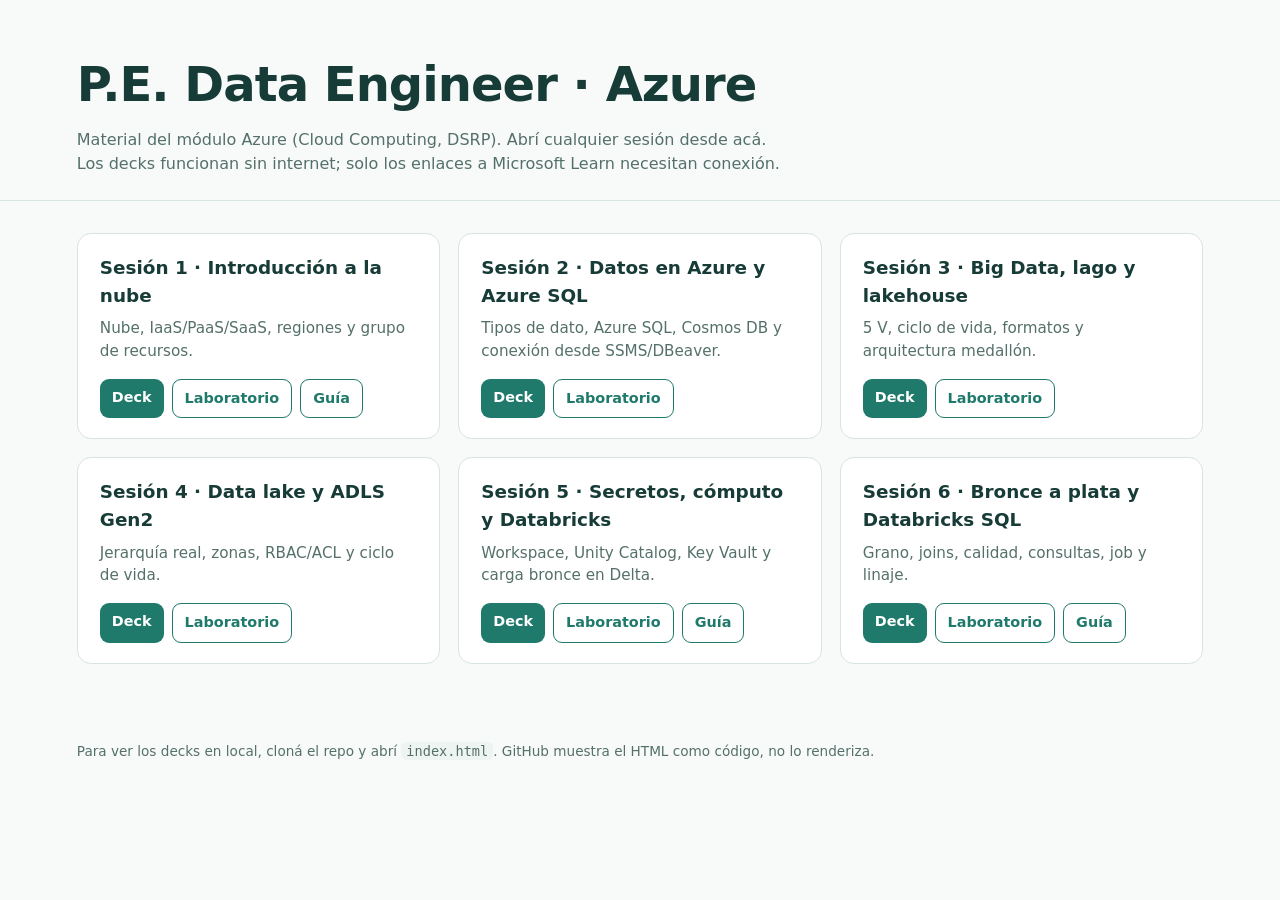
<file: index.html>
<!doctype html>
<html lang="es">
<head>
<meta charset="utf-8">
<meta name="viewport" content="width=device-width,initial-scale=1">
<title>P.E. Data Engineer · Azure — material del curso</title>
<style>
  :root{--paper:#f7faf9;--ink:#173b36;--muted:#55706a;--accent:#1f7a6b;--line:#d8e4e0;--card:#fff}
  *{box-sizing:border-box}
  body{margin:0;background:var(--paper);color:var(--ink);font-family:Inter,system-ui,-apple-system,"Segoe UI",Roboto,sans-serif;line-height:1.5}
  header{padding:48px 6vw 24px;border-bottom:1px solid var(--line)}
  h1{margin:0 0 8px;font-size:clamp(1.8rem,4vw,3rem);letter-spacing:-.02em}
  header p{margin:0;color:var(--muted);max-width:70ch}
  main{padding:32px 6vw 64px;display:grid;gap:18px;grid-template-columns:repeat(auto-fit,minmax(280px,1fr))}
  article{background:var(--card);border:1px solid var(--line);border-radius:14px;padding:20px 22px;display:flex;flex-direction:column;gap:8px}
  article h2{margin:0;font-size:1.15rem}
  article p{margin:0;color:var(--muted);font-size:.95rem}
  .links{display:flex;flex-wrap:wrap;gap:8px;margin-top:8px}
  a.btn{display:inline-block;padding:8px 12px;border-radius:9px;background:var(--accent);color:#fff;text-decoration:none;font-size:.9rem;font-weight:600}
  a.alt{background:transparent;color:var(--accent);border:1px solid var(--accent)}
  a.btn:hover{filter:brightness(1.08)}
  footer{padding:0 6vw 48px;color:var(--muted);font-size:.85rem}
  code{background:#eef4f2;padding:1px 5px;border-radius:5px}
</style>
</head>
<body>
<header>
  <h1>P.E. Data Engineer · Azure</h1>
  <p>Material del módulo Azure (Cloud Computing, DSRP). Abrí cualquier sesión desde acá. Los decks funcionan sin internet; solo los enlaces a Microsoft Learn necesitan conexión.</p>
</header>
<main>
  <article>
    <h2>Sesión 1 · Introducción a la nube</h2>
    <p>Nube, IaaS/PaaS/SaaS, regiones y grupo de recursos.</p>
    <div class="links">
      <a class="btn" href="sesion-01/S01-deck.html">Deck</a>
      <a class="btn alt" href="sesion-01/lab/CONSIGNA.md">Laboratorio</a>
      <a class="btn alt" href="sesion-01/guias/01-guia-portal-azure-windows.md">Guía</a>
    </div>
  </article>
  <article>
    <h2>Sesión 2 · Datos en Azure y Azure SQL</h2>
    <p>Tipos de dato, Azure SQL, Cosmos DB y conexión desde SSMS/DBeaver.</p>
    <div class="links">
      <a class="btn" href="sesion-02/S02-deck.html">Deck</a>
      <a class="btn alt" href="sesion-02/lab/CONSIGNA.md">Laboratorio</a>
    </div>
  </article>
  <article>
    <h2>Sesión 3 · Big Data, lago y lakehouse</h2>
    <p>5 V, ciclo de vida, formatos y arquitectura medallón.</p>
    <div class="links">
      <a class="btn" href="sesion-03/S03-deck.html">Deck</a>
      <a class="btn alt" href="sesion-03/lab/CONSIGNA.md">Laboratorio</a>
    </div>
  </article>
  <article>
    <h2>Sesión 4 · Data lake y ADLS Gen2</h2>
    <p>Jerarquía real, zonas, RBAC/ACL y ciclo de vida.</p>
    <div class="links">
      <a class="btn" href="sesion-04/S04-deck.html">Deck</a>
      <a class="btn alt" href="sesion-04/lab/CONSIGNA.md">Laboratorio</a>
    </div>
  </article>
  <article>
    <h2>Sesión 5 · Secretos, cómputo y Databricks</h2>
    <p>Workspace, Unity Catalog, Key Vault y carga bronce en Delta.</p>
    <div class="links">
      <a class="btn" href="sesion-05/S05-deck.html">Deck</a>
      <a class="btn alt" href="sesion-05/lab/CONSIGNA.md">Laboratorio</a>
      <a class="btn alt" href="sesion-05/guias/01-guia-databricks-uc-paso-a-paso.md">Guía</a>
    </div>
  </article>
  <article>
    <h2>Sesión 6 · Bronce a plata y Databricks SQL</h2>
    <p>Grano, joins, calidad, consultas, job y linaje.</p>
    <div class="links">
      <a class="btn" href="sesion-06/S06-deck.html">Deck</a>
      <a class="btn alt" href="sesion-06/lab/CONSIGNA.md">Laboratorio</a>
      <a class="btn alt" href="sesion-06/guias/01-guia-bronce-a-plata-y-job.md">Guía</a>
    </div>
  </article>
</main>
<footer>
  <p>Para ver los decks en local, cloná el repo y abrí <code>index.html</code>. GitHub muestra el HTML como código, no lo renderiza.</p>
</footer>
</body>
</html>
</file>
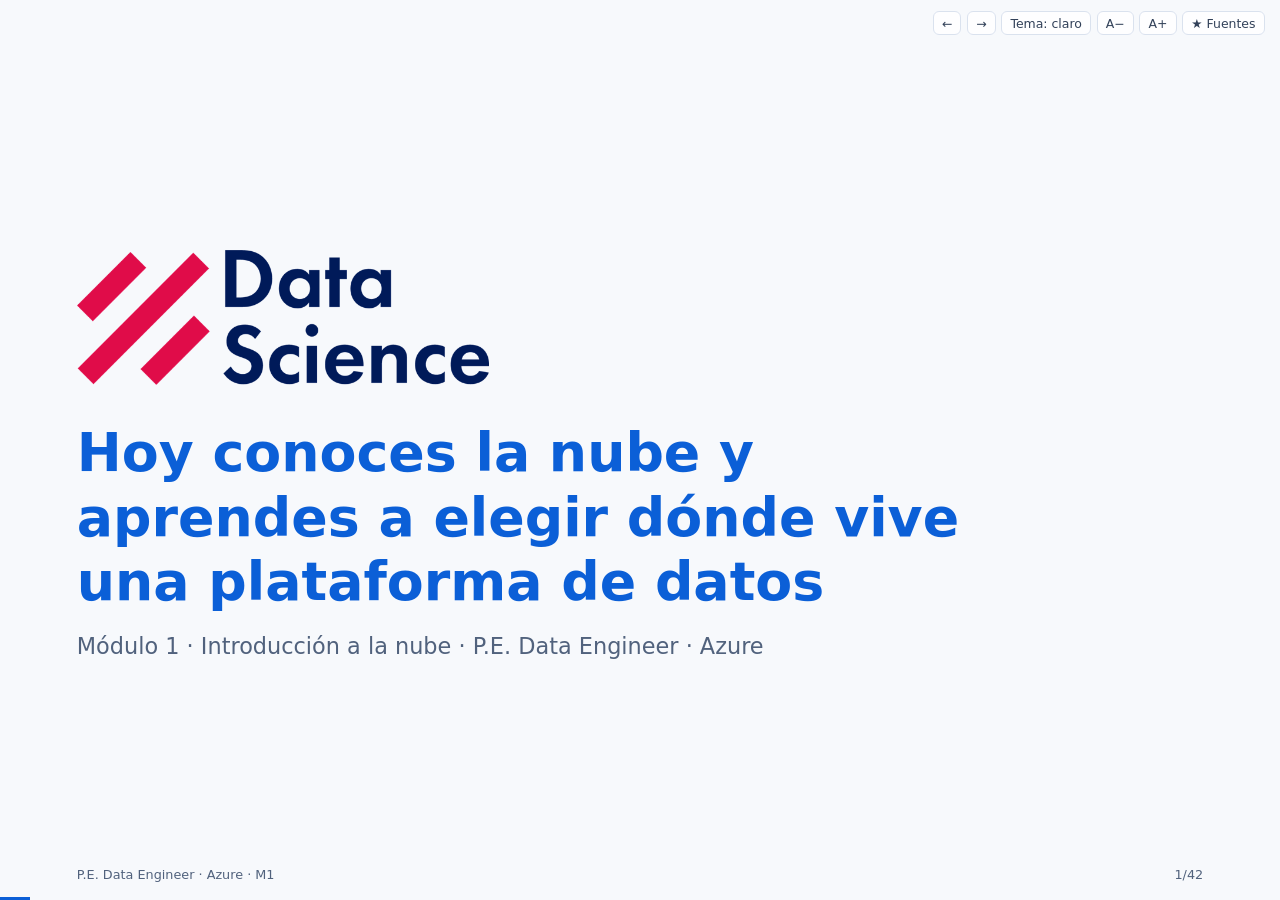
<file: sesion-01/S01-deck.html>
<!doctype html><html lang='es'><head><meta charset='utf-8'><meta name='viewport' content='width=device-width,initial-scale=1'><title>M1 Introducción a la nube</title><style>
:root{--bg:#f7f9fc;--fg:#10223d;--ac:#0b5fd7;--mut:#51627d;--card:#fff;--ln:#d5deec}
body{--hd:var(--ac);--mg:#E82052;--fs:1}html{font-size:calc(100% * var(--fs,1))}
body[data-deck-theme=oscuro]{--bg:#0e1626;--fg:#e8eefb;--ac:#6aa8ff;--mut:#9fb0cc;--card:#16223a;--ln:#2a3a59;--hd:var(--ac)}
body[data-deck-theme=dsrp]{--bg:#F0F3F7;--fg:#001C59;--ac:#0051FA;--hd:#E82052;--mut:#274876;--card:#fff;--ln:#ccd9f3}
*{box-sizing:border-box}html,body{margin:0;background:var(--bg);color:var(--fg);font-family:system-ui,-apple-system,Segoe UI,Roboto,sans-serif}
.slide{min-height:100vh;padding:11vh 6vw 8vh;display:none;position:relative;flex-direction:column;justify-content:center;gap:2vh}
.slide.on{display:flex}
h2{font-size:clamp(1.5rem,3.2vw,2.6rem);line-height:1.2;margin:0;color:var(--hd);max-width:28ch}
.hero h2,.section h2{font-size:clamp(1.8rem,4.2vw,3.4rem);max-width:24ch}
.sub{color:var(--mut);font-size:clamp(1rem,1.8vw,1.4rem);margin:0}
ul,ol{font-size:clamp(1rem,1.9vw,1.55rem);line-height:1.45;margin:0;padding-left:1.3em;max-width:62ch}
li{margin:.35em 0}
table{border-collapse:collapse;width:100%;font-size:clamp(.8rem,1.5vw,1.2rem);background:var(--card)}
table{margin:0}.dense table{font-size:clamp(.68rem,1.1vw,.95rem)}.dense th,.dense td{padding:.35em .55em}.dense h2{font-size:clamp(1.3rem,2.6vw,2.1rem)}th,td{border:1px solid var(--ln);padding:.55em .7em;text-align:left;vertical-align:top}
th{background:var(--ac);color:#fff}
dl{display:grid;grid-template-columns:max-content 1fr;gap:.6em 1.4em;font-size:clamp(1rem,1.8vw,1.4rem)}dt{font-weight:700;color:var(--ac)}dd{margin:0}
.tl{list-style:none;padding:0;max-width:80ch}.tl li{display:grid;grid-template-columns:7em 1fr;gap:1em;border-left:3px solid var(--ac);padding-left:1em}.tl b{color:var(--ac)}
.cols{display:grid;grid-template-columns:1fr 1fr;gap:2vw}.col{background:var(--card);border:1px solid var(--ln);border-radius:10px;padding:1em 1.2em}.col h3{margin:0 0 .4em;color:var(--ac)}.col ul{font-size:clamp(.85rem,1.5vw,1.2rem)}
.refl{columns:2;column-gap:3vw;max-width:none!important;font-size:clamp(.7rem,1.15vw,.95rem)!important;line-height:1.3!important}.refl li{break-inside:avoid;margin:.25em 0}.refl a{color:var(--ac);word-break:break-all}.lab ul{font-size:clamp(.82rem,1.4vw,1.15rem)}.lab li{margin:.2em 0}
.hier{display:flex;flex-direction:column;max-width:900px}.lv{border:2px solid var(--ac);border-radius:12px;padding:.8em 1em;background:var(--card);margin:.2em 0}.lv>b{display:block;color:var(--ac);font-size:clamp(1.1rem,2vw,1.6rem)}.lv>span{display:block;color:var(--mut);font-size:clamp(.85rem,1.4vw,1.1rem);margin-bottom:.4em}.lv1{margin-left:2em}.lv2{margin-left:2em}
.shot{display:grid;grid-template-columns:minmax(0,2fr) minmax(0,1fr);gap:2vw;align-items:start}.shot img{width:100%;border:1px solid var(--ln);border-radius:8px;max-height:52vh;object-fit:contain;object-position:top left;background:#fff}.shot ol{font-size:clamp(.85rem,1.4vw,1.15rem);padding-left:1.2em}
.lg{position:absolute;top:3.2vh;left:6vw;height:5.2vh;width:auto}.lg-big{height:15vh;width:auto;align-self:flex-start;margin-bottom:2vh}
.lg-o{display:none}.lg-c{display:block}body[data-deck-theme=oscuro] .lg-o{display:block}body[data-deck-theme=oscuro] .lg-c{display:none}
body[data-deck-theme=dsrp] .slide.hero,body[data-deck-theme=dsrp] .slide.section{background:#001C59;color:#fff}
body[data-deck-theme=dsrp] .hero .lg-o,body[data-deck-theme=dsrp] .section .lg-o{display:block}body[data-deck-theme=dsrp] .hero .lg-c,body[data-deck-theme=dsrp] .section .lg-c{display:none}
body[data-deck-theme=dsrp] .hero h2,body[data-deck-theme=dsrp] .section h2{color:#fff}body[data-deck-theme=dsrp] .hero .sub,body[data-deck-theme=dsrp] .section .sub,body[data-deck-theme=dsrp] .hero footer,body[data-deck-theme=dsrp] .section footer{color:#c9d6f2}
body[data-deck-theme=dsrp] th{background:#001C59}body[data-deck-theme=dsrp] .btn{background:#0051FA}body[data-deck-theme=dsrp] .btn.alt{background:#E82052}body[data-deck-theme=dsrp] .orgroot,body[data-deck-theme=dsrp] .mqd .grid>div.ld{background:#001C59;border-color:#001C59}body[data-deck-theme=dsrp] dt,body[data-deck-theme=dsrp] .tl b,body[data-deck-theme=dsrp] .col h3{color:#E82052}
.mk{color:#E82052;text-decoration:none;font-size:.55em;vertical-align:super;margin-left:.25em;font-weight:700}.mk:hover{text-decoration:underline}body.sin-fuentes .mk{display:none}
body[data-deck-theme=dsrp] .hero .mk,body[data-deck-theme=dsrp] .section .mk{color:#FF4081}
.pres{display:grid;grid-template-columns:minmax(0,1fr) minmax(0,.55fr);gap:4vw;align-items:center}.pres .lead{font-size:clamp(1.1rem,2.2vw,1.8rem);margin:0 0 1vh;max-width:34ch}.pres ul{font-size:clamp(.95rem,1.6vw,1.3rem)}.pres .tech{color:var(--mut);font-size:clamp(.8rem,1.3vw,1.05rem);margin:1.5vh 0 0}
.qr{text-align:center}.qr img{width:min(100%,32vh);background:#fff;padding:1.2vh;border-radius:12px;border:1px solid var(--ln)}.qr p{margin:1vh 0 0;font-size:clamp(.8rem,1.3vw,1.05rem)}.qr a{color:var(--ac)}
.pl{height:2.1em;width:auto;background:#fff;border-radius:6px;padding:.25em .55em;vertical-align:middle;margin-right:.5em}th span{vertical-align:middle}
.note{font-size:clamp(.72rem,1.1vw,.95rem);color:var(--mut);margin:.4em 0 0;max-width:110ch}
.btn{display:inline-block;padding:.5em 1.1em;border-radius:8px;background:var(--ac);color:#fff;text-decoration:none;font:600 clamp(.9rem,1.5vw,1.2rem) system-ui;border:0;cursor:pointer}.btn.alt{background:var(--hd)}.btn:hover{filter:brightness(1.1)}
.acts{display:flex;gap:1em;flex-wrap:wrap;margin:1vh 0 0}
.sol{display:none;position:fixed;inset:6vh 6vw;z-index:20;overflow:auto;background:var(--card);border:2px solid var(--ac);border-radius:14px;padding:2vh 2.5vw;box-shadow:0 10px 40px rgba(0,0,0,.35)}body.sol-open .sol{display:block}.sol h3{margin:.2em 0 .4em;color:var(--hd)}.sol h4{margin:1em 0 .3em;color:var(--ac)}.sol table{font-size:clamp(.75rem,1.2vw,1rem)}.sol p{font-size:clamp(.8rem,1.3vw,1.05rem);line-height:1.45;margin:.4em 0}.sol>button{float:right}
.qz details{background:var(--card);border:1px solid var(--ln);border-radius:10px;padding:.5em .9em;margin:.35em 0;max-width:80ch}.qz summary{cursor:pointer;font-weight:600;font-size:clamp(.9rem,1.5vw,1.2rem);list-style:none}.qz summary::before{content:'▸ ';color:var(--hd)}.qz details[open] summary::before{content:'▾ '}.qz details p{margin:.6em 0 0;padding-top:.5em;border-top:1px dashed var(--ln);color:var(--ac);font-size:clamp(.9rem,1.5vw,1.2rem)}
.mqwrap{display:grid;grid-template-columns:minmax(0,.9fr) minmax(0,1.1fr);gap:3vw;align-items:start}.mqwrap h3{margin:0 0 .4em;color:var(--hd);font-size:clamp(1rem,1.7vw,1.4rem)}.mqwrap ul{font-size:clamp(.85rem,1.45vw,1.15rem)}.mqwrap ul.read{font-size:clamp(.8rem,1.25vw,1rem);margin-top:1vh}
.mqd{position:relative;padding:0 0 2em 2em}.mqd .grid{display:grid;grid-template-columns:1fr 1fr;grid-template-rows:1fr 1fr;gap:6px;aspect-ratio:16/10;max-height:34vh}.mqd .grid>div{display:flex;flex-direction:column;align-items:center;justify-content:center;border:1px solid var(--ln);border-radius:8px;background:var(--card);font-weight:700;color:var(--mut);text-align:center}.mqd .grid>div.ld{background:var(--ac);color:#fff;border-color:var(--ac)}.mqd small{font-weight:400;opacity:.8}.mqd .ya{position:absolute;left:0;top:50%;transform:translateY(-50%) rotate(-90deg);transform-origin:left top;white-space:nowrap;font-size:.8rem;color:var(--mut);left:1.1em;top:70%}.mqd .xa{display:block;text-align:center;font-size:.8rem;color:var(--mut);margin-top:.4em}
.treewrap{display:grid;grid-template-columns:minmax(0,1.5fr) minmax(0,1fr);gap:3vw;align-items:center}.treeb{display:flex;flex-direction:column}.tl-n{border:2px solid var(--ac);border-radius:10px;background:var(--card);padding:.35em .8em;position:relative;margin-bottom:.9em}.tl-n:not(:last-child)::after{content:'▼';position:absolute;left:1.2em;bottom:-.95em;color:var(--hd);font-size:.75rem}.tl-n:nth-child(2){margin-left:1.2em}.tl-n:nth-child(3){margin-left:2.4em}.tl-n:nth-child(4){margin-left:3.6em}.tl-n:nth-child(5){margin-left:4.8em}.tl-n b{display:block;color:var(--ac);font-size:clamp(.95rem,1.7vw,1.35rem)}.tl-n span{color:var(--mut);font-size:clamp(.78rem,1.3vw,1.05rem)}.treewrap aside{background:var(--card);border:1px solid var(--ln);border-radius:10px;padding:1em 1.2em}.treewrap aside h3{margin:0 0 .3em;color:var(--hd)}.treewrap aside ul{font-size:clamp(.82rem,1.4vw,1.12rem)}
.orgroot{background:var(--ac);color:#fff;border-radius:10px;padding:.6em 1em;font-weight:600;font-size:clamp(.82rem,1.4vw,1.15rem);text-align:center}.orgcols{display:grid;grid-template-columns:repeat(3,minmax(0,1fr));gap:1.4vw;margin-top:1vh;position:relative}.ocol{border:1px solid var(--ln);border-radius:10px;background:var(--card);padding:.6em .8em}.ocol h3{margin:0;color:var(--hd);font-size:clamp(1rem,1.7vw,1.35rem)}.sub-b{font-weight:700;color:var(--ac);font-size:clamp(.8rem,1.3vw,1.05rem);margin:.2em 0 .5em}.rgb{border:1px dashed var(--ac);border-radius:8px;padding:.4em .6em;margin:.4em 0}.rgb b{display:block;font-size:clamp(.7rem,1.1vw,.92rem);word-break:break-all}.rgb span{color:var(--mut);font-size:clamp(.72rem,1.1vw,.92rem)}.rol{margin:.5em 0 0;font-size:clamp(.72rem,1.1vw,.92rem);color:var(--hd);font-weight:600}
.vid{display:grid;grid-template-columns:minmax(0,1fr) minmax(0,1.1fr);gap:3vw;align-items:center}.vid video{width:100%;border-radius:10px;border:1px solid var(--ln);background:#000;max-height:46vh}.vid li{font-size:clamp(.9rem,1.6vw,1.3rem)}
#ctl{position:fixed;top:1.2vh;right:1.2vw;z-index:9;display:flex;gap:.35em;opacity:.85}#ctl button{font:inherit;font-size:.78rem;padding:.3em .65em;border:1px solid var(--ln);border-radius:6px;background:var(--card);color:var(--fg);cursor:pointer}#ctl button:hover{border-color:var(--ac)}
#bar{position:fixed;left:0;bottom:0;height:3px;background:var(--hd);z-index:9;transition:width .2s}
footer{position:absolute;bottom:2vh;left:6vw;right:6vw;color:var(--mut);font-size:.8rem;display:flex;justify-content:space-between}
@media (max-width:700px){.mqwrap,.treewrap,.vid{grid-template-columns:1fr}.orgcols{grid-template-columns:1fr}.pres{grid-template-columns:1fr}.shot{grid-template-columns:1fr}.lv1,.lv2{margin-left:1em}.slide{justify-content:flex-start;padding:4vh 16px 4vh}.cols{grid-template-columns:1fr}.tl li{grid-template-columns:1fr}table{font-size:.72rem}th,td{padding:.35em .4em}footer{position:static;margin-top:auto;padding-top:2vh}}
</style></head><body><div id='ctl'><button id='bPrev' aria-label='Anterior'>←</button><button id='bNext' aria-label='Siguiente'>→</button><button id='bTema'>Tema</button><button id='bMenos' aria-label='Letra más pequeña'>A−</button><button id='bMas' aria-label='Letra más grande'>A+</button><button id='bFuentes' aria-pressed='true'>★ Fuentes</button></div><div id='bar'></div><section class='slide hero' id='s01' data-n='1'><img class='lg-big lg-o' src='assets/dsrp-logo-oscuro.png' alt='DSRP Data Science'><img class='lg-big lg-c' src='assets/dsrp-logo-claro.png' alt=''><h2>Hoy conoces la nube y aprendes a elegir dónde vive una plataforma de datos</h2><p class='sub'>Módulo 1 · Introducción a la nube · P.E. Data Engineer · Azure</p><ul></ul><footer><span>P.E. Data Engineer · Azure · M1</span><span>1/42</span></footer></section><section class='slide pair' id='yo' data-n='2'><img class='lg lg-c' src='assets/dsrp-logo-claro.png' alt='DSRP Data Science'><img class='lg lg-o' src='assets/dsrp-logo-oscuro.png' alt=''><h2>Manuel Argüelles · AI &amp; Analytics Engineer</h2><div class='pres'><div><p class='lead'>Conecto datos, analítica y agentes de IA para resolver problemas de negocio.</p><ul><li>Agentes productivos: RAG, herramientas y automatización sobre sistemas reales.</li><li>Gobierno desde el diseño: identidad, permisos, evaluación y costo.</li><li>Experiencia en ingeniería de datos y BI aplicada a plataformas cloud.</li></ul><p class='tech'>Claude / Anthropic · Microsoft Foundry · Databricks · Google Cloud · LangChain · AWS Bedrock</p></div><div class='qr'><img src='assets/manuel-linkedin-qr.png' alt='QR de LinkedIn de Manuel Argüelles'><p><a href='https://www.linkedin.com/in/manuel-arguelles-ia' target='_blank' rel='noopener'>Conectemos en LinkedIn ↗</a></p></div></div><footer><span>P.E. Data Engineer · Azure · M1</span><span>2/42</span></footer></section><section class='slide content' id='s02' data-n='3'><img class='lg lg-c' src='assets/dsrp-logo-claro.png' alt='DSRP Data Science'><img class='lg lg-o' src='assets/dsrp-logo-oscuro.png' alt=''><h2>Al cerrar podrás explicar, distinguir y justificar: tres verbos, cinco temas</h2><ul><li>Conociendo la nube → explicar qué es y qué la caracteriza</li><li>Un poco de historia → ubicar los hitos que explican por qué existe</li><li>Tipos de nubes → distinguir modelos de despliegue y de servicio</li><li>Principales nubes → comparar AWS, Azure y Google Cloud</li><li>Ventajas y desventajas → justificar una decisión con criterios</li><li>Entregable de hoy: ficha de decisión de nube + tu grupo de recursos en Azure</li></ul><footer><span>P.E. Data Engineer · Azure · M1</span><span>3/42</span></footer></section><section class='slide content' id='s03' data-n='4'><img class='lg lg-c' src='assets/dsrp-logo-claro.png' alt='DSRP Data Science'><img class='lg lg-o' src='assets/dsrp-logo-oscuro.png' alt=''><h2>Los cinco módulos construyen una sola plataforma de datos; hoy preparas el terreno</h2><ul><li>M1 Nube → dónde vive y por qué (grupo de recursos)</li><li>M2 Azure Data Fundamentals → qué tipo de datos y qué servicio</li><li>M3 Big Data → ciclo de vida del dato y data lake</li><li>M4 Azure Data Engineer → ADLS Gen2, Databricks, Delta Lake</li><li>M5 Data Factory → pipeline parametrizado y programado</li><li>Meta del curso (propuesta): Azure SQL → Data Factory → ADLS → Databricks (bronce/plata)</li></ul><footer><span>P.E. Data Engineer · Azure · M1</span><span>4/42</span></footer></section><section class='slide section' id='s04' data-n='5'><img class='lg lg-c' src='assets/dsrp-logo-claro.png' alt='DSRP Data Science'><img class='lg lg-o' src='assets/dsrp-logo-oscuro.png' alt=''><h2>Bloque 1 · Conociendo la nube</h2><ul><li>¿Qué es, en qué se diferencia de un servidor propio y por qué se volvió el estándar?</li></ul><footer><span>P.E. Data Engineer · Azure · M1</span><span>5/42</span></footer></section><section class='slide content' id='s05' data-n='6'><img class='lg lg-c' src='assets/dsrp-logo-claro.png' alt='DSRP Data Science'><img class='lg lg-o' src='assets/dsrp-logo-oscuro.png' alt=''><h2>La nube es usar recursos de cómputo de otro, por internet, y pagar lo que consumes<a class='mk' href='https://csrc.nist.gov/pubs/sp/800/145/final' target='_blank' rel='noopener' title='NIST SP 800-145 · Definición de Cloud Computing (2011)' aria-label='Fuente: NIST SP 800-145 · Definición de Cloud Computing (2011)'>★</a></h2><ul><li>Definición de referencia: NIST SP 800-145 (2011)</li><li>Autoservicio bajo demanda → creas recursos sin pedir permiso a un proveedor humano</li><li>Acceso amplio por red → te conectas desde cualquier dispositivo</li><li>Recursos compartidos → muchos clientes sobre la misma infraestructura, aislados entre sí</li><li>Elasticidad rápida → creces o reduces en minutos</li><li>Servicio medido → el consumo se mide y se factura</li></ul><footer><span>P.E. Data Engineer · Azure · M1</span><span>6/42</span></footer></section><section class='slide table' id='s06' data-n='7'><img class='lg lg-c' src='assets/dsrp-logo-claro.png' alt='DSRP Data Science'><img class='lg lg-o' src='assets/dsrp-logo-oscuro.png' alt=''><h2>Antes comprabas servidores para el pico; ahora alquilas capacidad por el tiempo que la usas</h2><table><thead><tr><th><span>Aspecto</span></th><th><span>Centro de datos propio</span></th><th><span>Nube</span></th></tr></thead><tbody><tr><td>Inversión</td><td>Compra inicial (CapEx)</td><td>Pago por uso (OpEx)</td></tr><tr><td>Tiempo para tener un servidor</td><td>Semanas o meses</td><td>Minutos</td></tr><tr><td>Capacidad</td><td>Se compra para el peor caso</td><td>Se ajusta a la demanda</td></tr><tr><td>Mantenimiento del hardware</td><td>Tu equipo</td><td>Del proveedor</td></tr><tr><td>Dónde está</td><td>Tu local</td><td>Regiones del proveedor</td></tr></tbody></table><footer><span>P.E. Data Engineer · Azure · M1</span><span>7/42</span></footer></section><section class='slide content' id='s07' data-n='8'><img class='lg lg-c' src='assets/dsrp-logo-claro.png' alt='DSRP Data Science'><img class='lg lg-o' src='assets/dsrp-logo-oscuro.png' alt=''><h2>Un job de 2 horas al día: servidor encendido 24 h o capacidad facturada 2 h</h2><ul><li>Escenario: un proceso de datos corre 2 horas cada noche</li><li>Servidor propio o máquina siempre encendida: 24 h × 30 días = 720 h pagadas</li><li>Capacidad bajo demanda: 2 h × 30 días = 60 h facturadas</li><li>Relación de uso: 60 / 720 ≈ 8 % del tiempo</li><li>Ejemplo simplificado: ignora almacenamiento, red y otros costos</li></ul><footer><span>P.E. Data Engineer · Azure · M1</span><span>8/42</span></footer></section><section class='slide vocab' id='s08' data-n='9'><img class='lg lg-c' src='assets/dsrp-logo-claro.png' alt='DSRP Data Science'><img class='lg lg-o' src='assets/dsrp-logo-oscuro.png' alt=''><h2>Cinco términos que usaremos toda la sesión</h2><dl><dt>Virtualización</dt><dd>Un servidor físico ejecuta varias máquinas virtuales aisladas entre sí.</dd><dt>Elasticidad</dt><dd>Capacidad de aumentar o reducir recursos rápidamente según la demanda.</dd><dt>CapEx / OpEx</dt><dd>Inversión inicial en activos / gasto recurrente por uso.</dd><dt>Región</dt><dd>Ubicación geográfica donde el proveedor tiene centros de datos agrupados.</dd><dt>Suscripción (Azure)</dt><dd>Contenedor de facturación y acceso donde se crean tus recursos.</dd></dl><footer><span>P.E. Data Engineer · Azure · M1</span><span>9/42</span></footer></section><section class='slide activity' id='s09' data-n='10'><img class='lg lg-c' src='assets/dsrp-logo-claro.png' alt='DSRP Data Science'><img class='lg lg-o' src='assets/dsrp-logo-oscuro.png' alt=''><h2>Pausa de reflexión: ¿qué parte de tu trabajo ya corre en una nube sin que lo notes?</h2><ul><li>Piensa 1 minuto: correo, almacenamiento de archivos, videollamadas, aplicaciones del banco.</li><li>Comparte una en el chat.</li></ul><footer><span>P.E. Data Engineer · Azure · M1</span><span>10/42</span></footer></section><section class='slide section' id='s10' data-n='11'><img class='lg lg-c' src='assets/dsrp-logo-claro.png' alt='DSRP Data Science'><img class='lg lg-o' src='assets/dsrp-logo-oscuro.png' alt=''><h2>Bloque 2 · Un poco de historia</h2><ul><li>Cada etapa resolvió un cuello de botella real.</li></ul><footer><span>P.E. Data Engineer · Azure · M1</span><span>11/42</span></footer></section><section class='slide timeline' id='s11' data-n='12'><img class='lg lg-c' src='assets/dsrp-logo-claro.png' alt='DSRP Data Science'><img class='lg lg-o' src='assets/dsrp-logo-oscuro.png' alt=''><h2>De compartir una máquina cara a vender cómputo como un servicio de luz (1961–2005)</h2><ol class='tl'><li><b>1961</b><span>John McCarthy plantea que el cómputo podría venderse como un servicio público (idea de «utility computing»)</span></li><li><b>1960s–70s</b><span>Tiempo compartido en mainframes; IBM VM/370 (1972) populariza las máquinas virtuales</span></li><li><b>1999</b><span>Salesforce ofrece aplicaciones empresariales por navegador: nace el SaaS masivo</span></li><li><b>2002</b><span>Amazon abre servicios web a desarrolladores externos</span></li></ol><footer><span>P.E. Data Engineer · Azure · M1</span><span>12/42</span></footer></section><section class='slide timeline' id='s12' data-n='13'><img class='lg lg-c' src='assets/dsrp-logo-claro.png' alt='DSRP Data Science'><img class='lg lg-o' src='assets/dsrp-logo-oscuro.png' alt=''><h2>Entre 2006 y hoy, tres proveedores convirtieron la infraestructura en servicios por API</h2><ol class='tl'><li><b>2006</b><span>Amazon lanza S3 (marzo) y EC2 (agosto): almacenamiento y cómputo por hora</span></li><li><b>2008</b><span>Google presenta App Engine; Microsoft anuncia Azure (octubre)</span></li><li><b>2010</b><span>Azure queda disponible comercialmente (1 de febrero, como «Windows Azure»)</span></li><li><b>2011</b><span>El NIST publica la definición oficial de computación en la nube</span></li><li><b>2014</b><span>Microsoft renombra a «Microsoft Azure»; llegan AWS Lambda (serverless) y Kubernetes</span></li><li><b>2019</b><span>Se presenta Azure Arc: gestión de Azure para entornos fuera de Azure (híbrido y multinube)</span></li><li><b>2023</b><span>Azure OpenAI Service disponible de forma general: la IA generativa entra al catálogo</span></li></ol><footer><span>P.E. Data Engineer · Azure · M1</span><span>13/42</span></footer></section><section class='slide table' id='s13' data-n='14'><img class='lg lg-c' src='assets/dsrp-logo-claro.png' alt='DSRP Data Science'><img class='lg lg-o' src='assets/dsrp-logo-oscuro.png' alt=''><h2>Cada ola resolvió un cuello de botella y creó el siguiente</h2><table><thead><tr><th><span>Ola</span></th><th><span>Cuello de botella</span></th><th><span>Solución</span></th><th><span>Nuevo problema</span></th></tr></thead><tbody><tr><td>Tiempo compartido</td><td>Computadoras carísimas</td><td>Compartir una máquina</td><td>Poco aislamiento</td></tr><tr><td>Virtualización</td><td>Hardware infrautilizado</td><td>Varias VM por servidor</td><td>Seguir administrando SO y servidores</td></tr><tr><td>Servicios por API</td><td>Pedir y montar infraestructura</td><td>Autoservicio y pago por uso</td><td>Costos sin control, dependencia</td></tr><tr><td>Serverless y datos+IA</td><td>Administrar infraestructura</td><td>Servicios administrados</td><td>Complejidad de integrar muchos servicios</td></tr></tbody></table><footer><span>P.E. Data Engineer · Azure · M1</span><span>14/42</span></footer></section><section class='slide section' id='s15' data-n='15'><img class='lg lg-c' src='assets/dsrp-logo-claro.png' alt='DSRP Data Science'><img class='lg lg-o' src='assets/dsrp-logo-oscuro.png' alt=''><h2>Pausa de 10 minutos · luego: tipos de nubes</h2><ul><li>Regresamos a los 65 min.</li></ul><footer><span>P.E. Data Engineer · Azure · M1</span><span>15/42</span></footer></section><section class='slide table' id='s16' data-n='16'><img class='lg lg-c' src='assets/dsrp-logo-claro.png' alt='DSRP Data Science'><img class='lg lg-o' src='assets/dsrp-logo-oscuro.png' alt=''><h2>Según quién la opera, hay cuatro modelos de despliegue; usar varias nubes es una estrategia aparte</h2><table><thead><tr><th><span>Modelo</span></th><th><span>Quién la opera / quién la usa</span></th><th><span>Ejemplo</span></th><th><span>Cuándo conviene</span></th></tr></thead><tbody><tr><td>Pública</td><td>Un proveedor, para muchos clientes</td><td>Azure, AWS, Google Cloud</td><td>Casi todo: agilidad y pago por uso</td></tr><tr><td>Privada</td><td>Una organización, para sí misma</td><td>Centro de datos propio con VMware u OpenStack</td><td>Control total o regulación estricta</td></tr><tr><td>Híbrida</td><td>Combina privada y pública</td><td>Datos sensibles locales + analítica en Azure</td><td>Migración gradual o restricciones de datos</td></tr><tr><td>Comunidad</td><td>Varias organizaciones con intereses comunes</td><td>Nube compartida entre entidades públicas</td><td>Normas comunes de sector</td></tr><tr><td>Multinube</td><td>Dos o más nubes públicas</td><td>Datos en Azure, modelos en otra nube</td><td>Evitar dependencia o aprovechar fortalezas</td></tr></tbody></table><footer><span>P.E. Data Engineer · Azure · M1</span><span>16/42</span></footer></section><section class='slide table' id='s17' data-n='17'><img class='lg lg-c' src='assets/dsrp-logo-claro.png' alt='DSRP Data Science'><img class='lg lg-o' src='assets/dsrp-logo-oscuro.png' alt=''><h2>Según lo que te entregan, IaaS, PaaS y SaaS: cuanto más arriba, menos administras<a class='mk' href='https://learn.microsoft.com/training/modules/describe-cloud-compute/' target='_blank' rel='noopener' title='Microsoft Learn · Describe cloud concepts (AZ-900 / DP-900)' aria-label='Fuente: Microsoft Learn · Describe cloud concepts (AZ-900 / DP-900)'>★</a></h2><table><thead><tr><th><span>Modelo</span></th><th><span>Qué recibes</span></th><th><span>Ejemplo en Azure</span></th><th><span>Tú administras</span></th></tr></thead><tbody><tr><td>IaaS</td><td>Máquinas virtuales, redes y discos</td><td>Azure Virtual Machines</td><td>SO, middleware, aplicación y datos</td></tr><tr><td>PaaS</td><td>Plataforma lista para tu código o tus datos</td><td>Azure SQL Database, Azure App Service, Azure Databricks</td><td>Aplicación y datos</td></tr><tr><td>SaaS</td><td>Aplicación terminada</td><td>Microsoft 365, Power BI</td><td>Tu información y quién accede</td></tr><tr><td>Serverless</td><td>Código o flujo que se ejecuta por evento</td><td>Azure Functions</td><td>Solo tu código y su configuración</td></tr></tbody></table><footer><span>P.E. Data Engineer · Azure · M1</span><span>17/42</span></footer></section><section class='slide table' id='s18' data-n='18'><img class='lg lg-c' src='assets/dsrp-logo-claro.png' alt='DSRP Data Science'><img class='lg lg-o' src='assets/dsrp-logo-oscuro.png' alt=''><h2>Responsabilidad compartida: el proveedor protege la nube, tú proteges lo que pones en ella<a class='mk' href='https://learn.microsoft.com/azure/security/fundamentals/shared-responsibility' target='_blank' rel='noopener' title='Microsoft Learn · Responsabilidad compartida en la nube' aria-label='Fuente: Microsoft Learn · Responsabilidad compartida en la nube'>★</a></h2><table><thead><tr><th><span>Capa</span></th><th><span>Local</span></th><th><span>IaaS</span></th><th><span>PaaS</span></th><th><span>SaaS</span></th></tr></thead><tbody><tr><td>Datos e identidades</td><td>Cliente</td><td>Cliente</td><td>Cliente</td><td>Cliente</td></tr><tr><td>Aplicaciones</td><td>Cliente</td><td>Cliente</td><td>Compartida</td><td>Proveedor</td></tr><tr><td>Sistema operativo</td><td>Cliente</td><td>Cliente</td><td>Proveedor</td><td>Proveedor</td></tr><tr><td>Red y virtualización</td><td>Cliente</td><td>Proveedor</td><td>Proveedor</td><td>Proveedor</td></tr><tr><td>Centro de datos físico</td><td>Cliente</td><td>Proveedor</td><td>Proveedor</td><td>Proveedor</td></tr></tbody></table><footer><span>P.E. Data Engineer · Azure · M1</span><span>18/42</span></footer></section><section class='slide content' id='s19' data-n='19'><img class='lg lg-c' src='assets/dsrp-logo-claro.png' alt='DSRP Data Science'><img class='lg lg-o' src='assets/dsrp-logo-oscuro.png' alt=''><h2>En datos, el modelo de servicio decide cuánto administras: el mismo motor, tres niveles de trabajo</h2><ul><li>SQL Server instalado en una máquina virtual → IaaS: tú parchas, respaldas y escalas</li><li>Azure SQL Database → PaaS: el proveedor parcha y respalda; tú diseñas tablas y consultas</li><li>Power BI → SaaS: consumes informes; tu trabajo es el modelo de datos y los accesos</li><li>En el curso: Azure SQL Database, ADLS Gen2, Data Factory y Databricks serán PaaS</li></ul><footer><span>P.E. Data Engineer · Azure · M1</span><span>19/42</span></footer></section><section class='slide content' id='s20' data-n='20'><img class='lg lg-c' src='assets/dsrp-logo-claro.png' alt='DSRP Data Science'><img class='lg lg-o' src='assets/dsrp-logo-oscuro.png' alt=''><h2>Dónde corre tu dato importa: región, zona de disponibilidad y residencia<a class='mk' href='https://azure.microsoft.com/explore/global-infrastructure/' target='_blank' rel='noopener' title='Microsoft Azure · Infraestructura global (regiones y zonas)' aria-label='Fuente: Microsoft Azure · Infraestructura global (regiones y zonas)'>★</a></h2><ul><li>Región: área geográfica con varios centros de datos; elige por latencia, costo y cumplimiento</li><li>Zona de disponibilidad: ubicaciones físicas separadas dentro de una región, para resistir fallos</li><li>Residencia de datos: dónde se almacenan puede estar regulado (en Perú, la Ley 29733 de protección de datos personales)</li><li>No todas las regiones ofrecen todos los servicios ni el mismo precio</li></ul><footer><span>P.E. Data Engineer · Azure · M1</span><span>20/42</span></footer></section><section class='slide section' id='s21' data-n='21'><img class='lg lg-c' src='assets/dsrp-logo-claro.png' alt='DSRP Data Science'><img class='lg lg-o' src='assets/dsrp-logo-oscuro.png' alt=''><h2>Bloque 4 · Principales nubes</h2><ul><li>Tres proveedores dominan el mercado global.</li></ul><footer><span>P.E. Data Engineer · Azure · M1</span><span>21/42</span></footer></section><section class='slide table' id='s22' data-n='22'><img class='lg lg-c' src='assets/dsrp-logo-claro.png' alt='DSRP Data Science'><img class='lg lg-o' src='assets/dsrp-logo-oscuro.png' alt=''><h2>Tres proveedores lideran; elegir es decidir por contexto, no por moda</h2><table><thead><tr><th><span></span></th><th><img class='pl' src='assets/logos/aws.svg' alt=''><span>AWS</span></th><th><img class='pl' src='assets/logos/azure.svg' alt=''><span>Microsoft Azure</span></th><th><img class='pl' src='assets/logos/gcp.svg' alt=''><span>Google Cloud</span></th></tr></thead><tbody><tr><td>Inicio comercial</td><td>2006 (S3, EC2)</td><td>2010</td><td>2008 App Engine; 2013 Compute Engine</td></tr><tr><td>Fortaleza típica</td><td>Amplitud de servicios y madurez</td><td>Integración con Microsoft (Entra ID, SQL Server, Microsoft 365) y empresa</td><td>Analítica de datos e IA</td></tr><tr><td>Servicio insignia de datos</td><td>S3, Redshift</td><td>ADLS Gen2, Azure SQL, Synapse/Fabric</td><td>BigQuery</td></tr><tr><td>Otros jugadores</td><td>Alibaba Cloud · Oracle Cloud Infrastructure · IBM Cloud</td><td></td><td></td></tr></tbody></table><footer><span>P.E. Data Engineer · Azure · M1</span><span>22/42</span></footer></section><section class='slide table dense' id='mk1' data-n='23'><img class='lg lg-c' src='assets/dsrp-logo-claro.png' alt='DSRP Data Science'><img class='lg lg-o' src='assets/dsrp-logo-oscuro.png' alt=''><h2>Adopción por región: tres proveedores lideran casi todo el mundo; China es un mercado aparte<a class='mk' href='https://www.srgresearch.com/articles/q2-cloud-market-passes-143-billion-highest-growth-rate-in-eight-years' target='_blank' rel='noopener' title='Synergy Research · Q2 2026: mercado cloud pasa de US$143 mil millones (30-jul-2026)' aria-label='Fuente: Synergy Research · Q2 2026: mercado cloud pasa de US$143 mil millones (30-jul-2026)'>★</a><a class='mk' href='https://www.srgresearch.com/articles/cloud-is-a-global-market-apart-from-china' target='_blank' rel='noopener' title='Synergy Research · Cloud es un mercado global, salvo China (ago-2024)' aria-label='Fuente: Synergy Research · Cloud es un mercado global, salvo China (ago-2024)'>★</a><a class='mk' href='https://www.srgresearch.com/articles/european-cloud-providers-local-market-share-now-holds-steady-at-15' target='_blank' rel='noopener' title='Synergy Research · Proveedores europeos: cuota local estable en 15% (2025)' aria-label='Fuente: Synergy Research · Proveedores europeos: cuota local estable en 15% (2025)'>★</a></h2><table><thead><tr><th><span>Región</span></th><th><span>Quién lidera</span></th><th><span>Dato verificable</span></th></tr></thead><tbody><tr><td>Global (Q2 2026)</td><td>Amazon 28% · Microsoft 20% · Google 15%</td><td>Los tres suman 63% del gasto en infraestructura cloud (US$143,4 mil millones en el trimestre, +43% anual)</td></tr><tr><td>Estados Unidos</td><td>Los tres grandes</td><td>Mayor mercado por amplio margen; creció 49% en Q2 2026</td></tr><tr><td>Europa</td><td>Los tres grandes; proveedores europeos ≈ 15% local</td><td>La cuota de proveedores locales se mantiene estable desde 2022 (Synergy, 2025)</td></tr><tr><td>China</td><td>Alibaba, Tencent, China Telecom y Huawei</td><td>Los proveedores occidentales están muy restringidos (Synergy, ago-2024)</td></tr><tr><td>Resto de Asia-Pacífico y resto del mundo</td><td>Los tres grandes</td><td>Crecen más rápido India, Indonesia, Tailandia y Malasia (Q2 2026)</td></tr><tr><td>Latinoamérica</td><td>Sin cuota regional pública verificada</td><td>Para decidir en Perú: región disponible, latencia y cumplimiento (Ley 29733), no el ranking</td></tr></tbody></table><p class='note'>Fuente: Synergy Research Group. Cuota = gasto en servicios de infraestructura cloud (IaaS, PaaS y nube privada alojada), no los ingresos totales de cada empresa. Los datos regionales son de ediciones anteriores a la global.</p><footer><span>P.E. Data Engineer · Azure · M1</span><span>23/42</span></footer></section><section class='slide mq' id='mk2' data-n='24'><img class='lg lg-c' src='assets/dsrp-logo-claro.png' alt='DSRP Data Science'><img class='lg lg-o' src='assets/dsrp-logo-oscuro.png' alt=''><h2>El Cuadrante Mágico de Gartner compara proveedores por visión y capacidad de ejecución<a class='mk' href='https://www.gartner.com/en/documents/8326417' target='_blank' rel='noopener' title='Gartner · Magic Quadrant for Strategic Cloud Platform Services (1-sep-2026), resumen' aria-label='Fuente: Gartner · Magic Quadrant for Strategic Cloud Platform Services (1-sep-2026), resumen'>★</a><a class='mk' href='https://aws.amazon.com/blogs/migration-and-modernization/aws-named-a-leader-in-gartners-2026-strategic-cloud-platform-services-magic-quadrant-16-years-running/' target='_blank' rel='noopener' title='AWS · Líder por 16.º año en el MQ 2026 (anuncio del proveedor)' aria-label='Fuente: AWS · Líder por 16.º año en el MQ 2026 (anuncio del proveedor)'>★</a><a class='mk' href='https://cloud.google.com/resources/content/2026-gartner-magic-quadrant-strategic-cloud-platform-services' target='_blank' rel='noopener' title='Google Cloud · Líder en el MQ 2026 (anuncio del proveedor)' aria-label='Fuente: Google Cloud · Líder en el MQ 2026 (anuncio del proveedor)'>★</a><a class='mk' href='https://www.alibabacloud.com/about/gartner-scps-2026' target='_blank' rel='noopener' title='Alibaba Cloud · Líder por primera vez en el MQ 2026 (anuncio del proveedor)' aria-label='Fuente: Alibaba Cloud · Líder por primera vez en el MQ 2026 (anuncio del proveedor)'>★</a></h2><div class='mqwrap'><div><div class='mqd'><span class='ya'>Capacidad de ejecución ↑</span><div class='grid'><div>Aspirantes<br><small>Challengers</small></div><div class='ld'>Líderes<br><small>Leaders</small></div><div>Nichos<br><small>Niche players</small></div><div>Visionarios<br><small>Visionaries</small></div></div><span class='xa'>Integridad de visión →</span></div><ul class='read'><li>Eje vertical: capacidad de ejecución (Ability to Execute)</li><li>Eje horizontal: integridad de visión (Completeness of Vision)</li><li>Cuatro cuadrantes: Líderes, Aspirantes (Challengers), Visionarios y Nichos</li></ul></div><div><h3>Edición 2026: Strategic Cloud Platform Services (publicada el 1-sep-2026)</h3><ul><li>Evaluados (resumen de Gartner): Alibaba Cloud, AWS, Google, Huawei Cloud, Microsoft, Oracle y Tencent Cloud</li><li>Líderes según sus propios anuncios: AWS (16.º año, la más alta en ejecución), Google y Alibaba Cloud (primera vez)</li><li>Microsoft y Oracle: la posición exacta está en el informe completo; ábrelo en clase</li><li>Es la visión de un analista, no un benchmark técnico: úsalo como una entrada más</li></ul></div></div><footer><span>P.E. Data Engineer · Azure · M1</span><span>24/42</span></footer></section><section class='slide table' id='s23' data-n='25'><img class='lg lg-c' src='assets/dsrp-logo-claro.png' alt='DSRP Data Science'><img class='lg lg-o' src='assets/dsrp-logo-oscuro.png' alt=''><h2>Los conceptos viajan entre nubes; solo cambian los nombres</h2><table><thead><tr><th><span>Función</span></th><th><img class='pl' src='assets/logos/aws.svg' alt=''><span>AWS</span></th><th><img class='pl' src='assets/logos/azure.svg' alt=''><span>Azure</span></th><th><img class='pl' src='assets/logos/gcp.svg' alt=''><span>Google Cloud</span></th></tr></thead><tbody><tr><td>Almacenamiento de objetos</td><td>Amazon S3</td><td>Blob Storage / ADLS Gen2</td><td>Cloud Storage</td></tr><tr><td>Base relacional administrada</td><td>Amazon RDS</td><td>Azure SQL Database</td><td>Cloud SQL</td></tr><tr><td>Almacén analítico (warehouse)</td><td>Amazon Redshift</td><td>Azure Synapse Analytics / Microsoft Fabric</td><td>BigQuery</td></tr><tr><td>Spark administrado</td><td>Amazon EMR</td><td>Azure Databricks</td><td>Dataproc</td></tr><tr><td>Integración / orquestación de datos</td><td>AWS Glue</td><td>Azure Data Factory</td><td>Cloud Data Fusion / Cloud Composer</td></tr><tr><td>Mensajería y streaming</td><td>Amazon Kinesis</td><td>Azure Event Hubs</td><td>Pub/Sub</td></tr><tr><td>Base NoSQL</td><td>Amazon DynamoDB</td><td>Azure Cosmos DB</td><td>Firestore / Bigtable</td></tr></tbody></table><footer><span>P.E. Data Engineer · Azure · M1</span><span>25/42</span></footer></section><section class='slide section' id='s24' data-n='26'><img class='lg lg-c' src='assets/dsrp-logo-claro.png' alt='DSRP Data Science'><img class='lg lg-o' src='assets/dsrp-logo-oscuro.png' alt=''><h2>Bloque 5 · Ventajas y desventajas</h2><ul><li>Una decisión honesta mira las dos columnas.</li></ul><footer><span>P.E. Data Engineer · Azure · M1</span><span>26/42</span></footer></section><section class='slide two-col' id='s25' data-n='27'><img class='lg lg-c' src='assets/dsrp-logo-claro.png' alt='DSRP Data Science'><img class='lg lg-o' src='assets/dsrp-logo-oscuro.png' alt=''><h2>Las ventajas son reales, y cada una tiene su contracara</h2><div class='cols'><div class='col'><h3>Ventajas</h3><ul><li>Elasticidad: capacidad cuando la necesitas</li><li>Pago por uso: sin gran inversión inicial</li><li>Rapidez: recursos en minutos</li><li>Alcance global: despliegue en varias regiones</li><li>Servicios administrados: menos operación</li><li>Resiliencia: zonas y respaldos integrados</li><li>Acceso a datos e IA sin construir la base</li></ul></div><div class='col'><h3>Desventajas y riesgos</h3><ul><li>Costos sin control si nadie los vigila (práctica FinOps)</li><li>Dependencia del proveedor (lock-in) y costos de salida de datos</li><li>Mala configuración de seguridad = datos expuestos</li><li>Latencia y dependencia de la conexión a internet</li><li>Cumplimiento y residencia de datos</li><li>Curva de aprendizaje y complejidad de integrar muchos servicios</li><li>Cuotas y disponibilidad que varían por región</li></ul></div></div><footer><span>P.E. Data Engineer · Azure · M1</span><span>27/42</span></footer></section><section class='slide table' id='s26' data-n='28'><img class='lg lg-c' src='assets/dsrp-logo-claro.png' alt='DSRP Data Science'><img class='lg lg-o' src='assets/dsrp-logo-oscuro.png' alt=''><h2>Una decisión de nube se justifica con criterios, no con preferencias</h2><table><thead><tr><th><span>Criterio</span></th><th><span>Pregunta que respondes</span></th><th><span>Si pesa mucho, tiende a…</span></th></tr></thead><tbody><tr><td>Cumplimiento y datos</td><td>¿Hay datos personales o regulados? ¿Dónde pueden vivir?</td><td>Híbrida o región específica</td></tr><tr><td>Costo</td><td>¿La demanda es estable o con picos?</td><td>Pública si hay picos; evaluar si es estable</td></tr><tr><td>Habilidades</td><td>¿Qué sabe operar tu equipo hoy?</td><td>Servicios administrados (PaaS)</td></tr><tr><td>Integración</td><td>¿Qué sistemas ya usa la empresa?</td><td>El proveedor que mejor se integre</td></tr><tr><td>Riesgo de dependencia</td><td>¿Cuánto cuesta salir luego?</td><td>Estándares abiertos; multinube en casos justificados</td></tr></tbody></table><footer><span>P.E. Data Engineer · Azure · M1</span><span>28/42</span></footer></section><section class='slide tree' id='n1' data-n='29'><img class='lg lg-c' src='assets/dsrp-logo-claro.png' alt='DSRP Data Science'><img class='lg lg-o' src='assets/dsrp-logo-oscuro.png' alt=''><h2>Azure ordena todo en una jerarquía de cinco niveles; lo que defines arriba se hereda hacia abajo</h2><div class='treewrap'><div class='treeb'><div class='tl-n'><b>Microsoft Entra ID (directorio)</b><span>Quién eres: identidades y grupos de la organización.</span></div><div class='tl-n'><b>Grupos de administración (opcional)</b><span>Agrupan suscripciones: aquí se aplican políticas y roles a muchas a la vez.</span></div><div class='tl-n'><b>Suscripción</b><span>Unidad de facturación, cuotas y acceso. Aquí se consume el crédito.</span></div><div class='tl-n'><b>Grupo de recursos</b><span>Contenedor con ciclo de vida: se crea, se etiqueta y se borra junto.</span></div><div class='tl-n'><b>Recursos</b><span>El servicio concreto: almacenamiento, base de datos, Data Factory, Databricks…</span></div></div><aside><h3>Qué se hereda hacia abajo</h3><ul><li>Roles de acceso (RBAC): quién puede hacer qué</li><li>Políticas (Azure Policy): qué se permite crear y dónde</li><li>Las etiquetas no se heredan solas: se ponen en cada recurso</li></ul></aside></div><footer><span>P.E. Data Engineer · Azure · M1</span><span>29/42</span></footer></section><section class='slide org' id='n1b' data-n='30'><img class='lg lg-c' src='assets/dsrp-logo-claro.png' alt='DSRP Data Science'><img class='lg lg-o' src='assets/dsrp-logo-oscuro.png' alt=''><h2>Ejemplo real: Andina Retail organiza sus áreas de TI, Finanzas y Analítica en Azure</h2><div class='orgroot'>Andina Retail · directorio (Entra ID) y grupo de administración «mg-andina» con política: solo regiones permitidas</div><div class='orgcols'><div class='ocol'><h3>TI</h3><div class='sub-b'>Suscripción sub-ti</div><div class='rgb'><b>rg-erp-ti-prd-eus-001</b><span>Máquinas virtuales · SQL Server</span></div><p class='rol'>Administradores de TI: Owner</p></div><div class='ocol'><h3>Finanzas</h3><div class='sub-b'>Suscripción sub-finanzas</div><div class='rgb'><b>rg-conciliacion-fin-prd-eus-001</b><span>Azure SQL Database · Power BI</span></div><p class='rol'>Analistas de finanzas: Reader</p></div><div class='ocol'><h3>Analítica</h3><div class='sub-b'>Suscripción sub-analitica</div><div class='rgb'><b>rg-lakehouse-ana-dev-eus-001</b><span>Storage ADLS · Data Factory · Databricks</span></div><div class='rgb'><b>rg-lakehouse-ana-prd-eus-001</b><span>Los mismos servicios, en producción</span></div><p class='rol'>Analistas de datos: Contributor solo en dev</p></div></div><p class='sub'>Una suscripción por área = una factura y un presupuesto por área. En este módulo tú trabajas en una suscripción del instructor, dentro de un grupo de recursos.</p><footer><span>P.E. Data Engineer · Azure · M1</span><span>30/42</span></footer></section><section class='slide table' id='n2' data-n='31'><img class='lg lg-c' src='assets/dsrp-logo-claro.png' alt='DSRP Data Science'><img class='lg lg-o' src='assets/dsrp-logo-oscuro.png' alt=''><h2>Un nombre bien formado dice qué es, de quién es, para qué sirve y dónde vive</h2><table><thead><tr><th><span>Parte</span></th><th><span>Qué es</span></th><th><span>Ejemplo</span></th></tr></thead><tbody><tr><td>tipo</td><td>Abreviatura oficial del recurso</td><td>rg · st · sql · adf · dbw · kv</td></tr><tr><td>carga</td><td>Proyecto</td><td>pede</td></tr><tr><td>alumno</td><td>Dueño (evita choques entre alumnos)</td><td>margue</td></tr><tr><td>entorno</td><td>Etapa</td><td>dev</td></tr><tr><td>región</td><td>Código corto</td><td>brs (Brazil South)</td></tr><tr><td>instancia</td><td>Contador</td><td>001</td></tr><tr><td>Resultado</td><td>tipo-carga-alumno-entorno-región-instancia</td><td>rg-pede-margue-dev-brs-001</td></tr></tbody></table><p class='acts'><a class='btn' href='herramientas/generador-nombres.html' target='_blank' rel='noopener'>Abrir el generador de nombres ↗</a></p><footer><span>P.E. Data Engineer · Azure · M1</span><span>31/42</span></footer></section><section class='slide table' id='n3' data-n='32'><img class='lg lg-c' src='assets/dsrp-logo-claro.png' alt='DSRP Data Science'><img class='lg lg-o' src='assets/dsrp-logo-oscuro.png' alt=''><h2>Cada recurso tiene su propia regla de largo y caracteres; algunos nombres deben ser únicos en todo Azure</h2><table><thead><tr><th><span>Recurso</span></th><th><span>Largo</span></th><th><span>Caracteres</span></th><th><span>Único en</span></th></tr></thead><tbody><tr><td>Grupo de recursos</td><td>1–90</td><td>letras, números, _ - . ( )</td><td>suscripción</td></tr><tr><td>Almacenamiento (ADLS Gen2)</td><td>3–24</td><td>solo minúsculas y números</td><td>todo Azure</td></tr><tr><td>Servidor SQL</td><td>1–63</td><td>minúsculas, números, guiones</td><td>todo Azure</td></tr><tr><td>Data Factory</td><td>3–63</td><td>letras, números, guiones</td><td>todo Azure</td></tr><tr><td>Key Vault</td><td>3–24</td><td>letras, números, guiones</td><td>todo Azure</td></tr><tr><td>Workspace Databricks</td><td>3–64</td><td>letras, números, _ -</td><td>grupo de recursos</td></tr></tbody></table><footer><span>P.E. Data Engineer · Azure · M1</span><span>32/42</span></footer></section><section class='slide video' id='fz' data-n='33'><img class='lg lg-c' src='assets/dsrp-logo-claro.png' alt='DSRP Data Science'><img class='lg lg-o' src='assets/dsrp-logo-oscuro.png' alt=''><h2>Antes de la demo: crea tu cuenta gratuita de Azure con el video de 2 minutos</h2><div class='vid'><ul><li>Ten a mano: cuenta de Microsoft o GitHub, teléfono y tarjeta de crédito o débito no prepago</li><li>La oferta para nuevos clientes incluye USD 200 de crédito durante 30 días; revisa las condiciones vigentes</li><li>Sigue el video y la guía; al terminar, verifica en el portal que tu suscripción esté Activa</li><li><a class='btn' href='guias/02-crear-cuenta-azure-free-trial.md' target='_blank' rel='noopener'>Abrir la guía escrita</a></li></ul><video controls preload='metadata' src='assets/video/azure-free-trial.mp4'></video></div><footer><span>P.E. Data Engineer · Azure · M1</span><span>33/42</span></footer></section><section class='slide image' id='p1' data-n='34'><img class='lg lg-c' src='assets/dsrp-logo-claro.png' alt='DSRP Data Science'><img class='lg lg-o' src='assets/dsrp-logo-oscuro.png' alt=''><h2>Demo del portal 1 de 5: la pantalla de inicio es el punto de partida</h2><div class='shot'><img src='capturas/01-portal-inicio.png' alt='Demo del portal 1 de 5: la pantalla de inicio es el punto de partida'><ol><li>Barra superior: buscador de recursos y servicios</li><li>«Create a resource» crea servicios nuevos</li><li>El crédito de la cuenta gratuita se ve aquí</li></ol></div><footer><span>P.E. Data Engineer · Azure · M1</span><span>34/42</span></footer></section><section class='slide image' id='p2' data-n='35'><img class='lg lg-c' src='assets/dsrp-logo-claro.png' alt='DSRP Data Science'><img class='lg lg-o' src='assets/dsrp-logo-oscuro.png' alt=''><h2>Demo del portal 2 de 5: tu suscripción es donde se factura y se consume el crédito</h2><div class='shot'><img src='capturas/02-suscripciones.png' alt='Demo del portal 2 de 5: tu suscripción es donde se factura y se consume el crédito'><ol><li>Busca «Subscriptions» en el buscador</li><li>Nombre, rol y estado de la suscripción</li><li>Tu rol debe ser Owner o Contributor para crear recursos</li></ol></div><footer><span>P.E. Data Engineer · Azure · M1</span><span>35/42</span></footer></section><section class='slide image' id='p3' data-n='36'><img class='lg lg-c' src='assets/dsrp-logo-claro.png' alt='DSRP Data Science'><img class='lg lg-o' src='assets/dsrp-logo-oscuro.png' alt=''><h2>Demo del portal 3 de 5: la región se elige al crear el grupo y no se puede cambiar después</h2><div class='shot'><img src='capturas/05-selector-region.png' alt='Demo del portal 3 de 5: la región se elige al crear el grupo y no se puede cambiar después'><ol><li>Nombre generado con el sistema del curso</li><li>La lista muestra solo las regiones disponibles para tu suscripción</li><li>Cambiar la región obliga a crear otro grupo</li></ol></div><footer><span>P.E. Data Engineer · Azure · M1</span><span>36/42</span></footer></section><section class='slide image' id='p4' data-n='37'><img class='lg lg-c' src='assets/dsrp-logo-claro.png' alt='DSRP Data Science'><img class='lg lg-o' src='assets/dsrp-logo-oscuro.png' alt=''><h2>Demo del portal 4 de 5: las etiquetas dicen de quién es el gasto y cuándo limpiarlo</h2><div class='shot'><img src='capturas/07-etiquetas.png' alt='Demo del portal 4 de 5: las etiquetas dicen de quién es el gasto y cuándo limpiarlo'><ol><li>curso · alumno · entorno · modulo · vence</li><li>Los nombres de etiqueta no distinguen mayúsculas; los valores sí</li><li>Las etiquetas no se heredan solas a los recursos</li></ol></div><footer><span>P.E. Data Engineer · Azure · M1</span><span>37/42</span></footer></section><section class='slide image' id='p5' data-n='38'><img class='lg lg-c' src='assets/dsrp-logo-claro.png' alt='DSRP Data Science'><img class='lg lg-o' src='assets/dsrp-logo-oscuro.png' alt=''><h2>Demo del portal 5 de 5: el grupo creado muestra región, etiquetas y un contenido vacío</h2><div class='shot'><img src='capturas/10-grupo-resumen-con-etiquetas.png' alt='Demo del portal 5 de 5: el grupo creado muestra región, etiquetas y un contenido vacío'><ol><li>El nombre sigue el sistema del curso</li><li>Región y etiquetas visibles en «Essentials»</li><li>0 recursos: no genera costo</li><li>«Delete resource group» borra todo el contenido</li></ol></div><footer><span>P.E. Data Engineer · Azure · M1</span><span>38/42</span></footer></section><section class='slide lab' id='s27' data-n='39'><img class='lg lg-c' src='assets/dsrp-logo-claro.png' alt='DSRP Data Science'><img class='lg lg-o' src='assets/dsrp-logo-oscuro.png' alt=''><h2>Laboratorio (25 min): tus nombres, tu grupo de recursos y tu ficha de decisión de nube<a class='mk' href='https://azure.microsoft.com/pricing/calculator/' target='_blank' rel='noopener' title='Microsoft Azure · Calculadora de precios' aria-label='Fuente: Microsoft Azure · Calculadora de precios'>★</a></h2><ul><li>Caso: Andina Retail (empresa ficticia, 40 tiendas): ventas en un SQL Server propio, picos en campañas, datos personales de clientes, quiere analítica y a futuro IA</li><li>1 · Ingresa al portal de Azure y ubica tu suscripción (3 min)</li><li>2 · Genera tus nombres con el generador y crea tu grupo de recursos con 5 etiquetas (7 min)</li><li>3 · Clasifica 8 servicios en IaaS / PaaS / SaaS / serverless (4 min)</li><li>4 · Estima 1 TB de almacenamiento en la calculadora de precios (4 min)</li><li>5 · Completa 3 equivalencias entre AWS, Azure y Google Cloud (4 min)</li><li>6 · Escribe la ficha de decisión: 3 criterios, 2 ventajas, 2 riesgos, 1 mitigación (3 min)</li><li>Consigna completa: lab/CONSIGNA.md · guía con capturas: guias/01-guia-portal-azure-windows.md</li></ul><p class='acts'><a class='btn' href='herramientas/generador-nombres.html' target='_blank' rel='noopener'>Abrir el generador de nombres ↗</a><button class='btn alt' data-sol='1'>Resolver laboratorio</button></p><div class='sol' role='dialog' aria-label='Laboratorio resuelto · alumno de ejemplo «margue», región East US'><button class='btn alt' data-sol='0'>Cerrar ✕</button><h3>Laboratorio resuelto · alumno de ejemplo «margue», región East US</h3><h4>Pasos 1 y 2 · Nombres del set (generador)</h4><table><thead><tr><th>Recurso</th><th>Nombre</th></tr></thead><tbody><tr><td>Grupo de recursos</td><td>rg-pede-margue-dev-eus-001</td></tr><tr><td>Almacenamiento (ADLS Gen2)</td><td>stpedemarguedldeveus001</td></tr><tr><td>Servidor Azure SQL</td><td>sql-pede-margue-dev-eus-001</td></tr><tr><td>Azure Data Factory</td><td>adf-pede-margue-dev-eus-001</td></tr><tr><td>Workspace de Databricks</td><td>dbw-pede-margue-dev-eus-001</td></tr><tr><td>Key Vault</td><td>kv-pede-margue-dev-001</td></tr></tbody></table><p>Etiquetas del grupo: curso=pede-azure-de · alumno=margue · entorno=dev · modulo=m01 · vence=2026-12-31</p><h4>Paso 3 · Clasificación</h4><table><thead><tr><th>Servicio</th><th>Modelo</th></tr></thead><tbody><tr><td>Virtual Machines</td><td>IaaS</td></tr><tr><td>Virtual Network</td><td>IaaS (red)</td></tr><tr><td>Azure SQL Database</td><td>PaaS</td></tr><tr><td>Azure App Service</td><td>PaaS</td></tr><tr><td>Azure Functions</td><td>Serverless (PaaS)</td></tr><tr><td>Microsoft 365</td><td>SaaS</td></tr><tr><td>Power BI</td><td>SaaS</td></tr><tr><td>Azure Databricks</td><td>PaaS</td></tr></tbody></table><h4>Paso 4 · Calculadora de precios</h4><p>No hay una cifra única correcta: depende de región, nivel de acceso y redundancia, y cambia con el tiempo. Registra fecha, región, supuestos y enlace o captura.</p><h4>Paso 5 · Equivalencias (ejemplo)</h4><table><thead><tr><th>Función</th><th>AWS</th><th>Azure</th><th>Google Cloud</th></tr></thead><tbody><tr><td>Almacenamiento de objetos</td><td>Amazon S3</td><td>Blob Storage / ADLS Gen2</td><td>Cloud Storage</td></tr><tr><td>Base relacional administrada</td><td>Amazon RDS</td><td>Azure SQL Database</td><td>Cloud SQL</td></tr></tbody></table><h4>Paso 6 · Ficha de decisión (respuesta modelo)</h4><p>Modelo recomendado: híbrido al inicio, con evolución a nube pública. Criterios: (1) cumplimiento: hay datos personales (Ley 29733), decidir región y qué datos salen del servidor propio; (2) costo: picos en campañas, capacidad elástica; (3) habilidades: el equipo conoce SQL Server, los servicios administrados PaaS reducen operación; (4) integración: SQL Server se integra bien con Azure. Ventajas: elasticidad en campañas; menos operación con PaaS. Riesgos: costos sin control; dependencia del proveedor. Mitigación: presupuestos y alertas de costo desde el primer día; datos en formatos abiertos (CSV, Parquet, Delta).</p></div><footer><span>P.E. Data Engineer · Azure · M1</span><span>39/42</span></footer></section><section class='slide quiz' id='s28' data-n='40'><img class='lg lg-c' src='assets/dsrp-logo-claro.png' alt='DSRP Data Science'><img class='lg lg-o' src='assets/dsrp-logo-oscuro.png' alt=''><h2>Comprobación de cierre: cinco preguntas sobre lo que ahora puedes hacer</h2><div class='qz'><details><summary>Un servidor virtual se aprovisiona en tres semanas por ticket y se factura por año fijo. ¿Cumple con las características de la nube? Justifica con una de las cinco.</summary><p>No cumple. Falla el autoservicio bajo demanda (tarda semanas y requiere ticket) y el servicio medido (precio anual fijo). Basta con justificar una.</p></details><details><summary>Sitúa en una línea de tiempo S3, Azure disponible comercialmente y la definición del NIST.</summary><p>Orden: S3 (2006) → Azure disponible comercialmente (2010) → definición del NIST (2011).</p></details><details><summary>Una empresa no puede sacar datos personales de su país por ahora, pero quiere analítica en nube. ¿Qué modelo de despliegue propones y por qué?</summary><p>Híbrida: los datos personales se quedan en el entorno propio o en una región permitida y la analítica corre en la nube pública. También vale pública con región específica si justifican el cumplimiento.</p></details><details><summary>En Azure SQL Database, ¿quién aplica los parches del motor, tú o el proveedor? ¿Y quién decide quién accede a los datos?</summary><p>El proveedor aplica los parches del motor (PaaS). El cliente decide quién accede a los datos: datos e identidades nunca se delegan.</p></details><details><summary>Menciona una ventaja de la nube y el riesgo que trae consigo.</summary><p>Cualquier par coherente: elasticidad → costos sin control; pago por uso → factura inesperada; servicios administrados → dependencia del proveedor.</p></details></div><footer><span>P.E. Data Engineer · Azure · M1</span><span>40/42</span></footer></section><section class='slide content' id='s29' data-n='41'><img class='lg lg-c' src='assets/dsrp-logo-claro.png' alt='DSRP Data Science'><img class='lg lg-o' src='assets/dsrp-logo-oscuro.png' alt=''><h2>Tu grupo de recursos está vacío: en el Módulo 2 lo llenas con datos relacionales y no relacionales</h2><ul><li>Hoy: ficha de decisión + grupo de recursos creado</li><li>Tarea: escribe 3 ejemplos de datos de tu trabajo y clasifícalos como estructurados, semiestructurados o no estructurados</li><li>Módulo 2: qué servicio de Azure corresponde a cada tipo de dato</li><li>Hacia la meta del curso: la base relacional del pipeline final vivirá en este grupo de recursos</li></ul><footer><span>P.E. Data Engineer · Azure · M1</span><span>41/42</span></footer></section><section class='slide refs' id='s30' data-n='42'><img class='lg lg-c' src='assets/dsrp-logo-claro.png' alt='DSRP Data Science'><img class='lg lg-o' src='assets/dsrp-logo-oscuro.png' alt=''><h2>Fuentes (verificadas con HTTP 200 el 19-oct-2026)</h2><ul class='refl'><li>★ NIST SP 800-145 · Definición de Cloud Computing (2011) — <a href='https://csrc.nist.gov/pubs/sp/800/145/final'>https://csrc.nist.gov/pubs/sp/800/145/final</a></li><li>★ Microsoft Learn · Responsabilidad compartida en la nube — <a href='https://learn.microsoft.com/azure/security/fundamentals/shared-responsibility'>https://learn.microsoft.com/azure/security/fundamentals/shared-responsibility</a></li><li>★ Microsoft Azure · Infraestructura global (regiones y zonas) — <a href='https://azure.microsoft.com/explore/global-infrastructure/'>https://azure.microsoft.com/explore/global-infrastructure/</a></li><li>★ Microsoft Azure · Calculadora de precios — <a href='https://azure.microsoft.com/pricing/calculator/'>https://azure.microsoft.com/pricing/calculator/</a></li><li>★ Microsoft Learn · Describe cloud concepts (AZ-900 / DP-900) — <a href='https://learn.microsoft.com/training/modules/describe-cloud-compute/'>https://learn.microsoft.com/training/modules/describe-cloud-compute/</a></li><li>★ Synergy Research · Q2 2026: mercado cloud pasa de US$143 mil millones (30-jul-2026) — <a href='https://www.srgresearch.com/articles/q2-cloud-market-passes-143-billion-highest-growth-rate-in-eight-years'>https://www.srgresearch.com/articles/q2-cloud-market-passes-143-billion-highest-growth-rate-in-eight-years</a></li><li>★ Synergy Research · Cloud es un mercado global, salvo China (ago-2024) — <a href='https://www.srgresearch.com/articles/cloud-is-a-global-market-apart-from-china'>https://www.srgresearch.com/articles/cloud-is-a-global-market-apart-from-china</a></li><li>★ Synergy Research · Proveedores europeos: cuota local estable en 15% (2025) — <a href='https://www.srgresearch.com/articles/european-cloud-providers-local-market-share-now-holds-steady-at-15'>https://www.srgresearch.com/articles/european-cloud-providers-local-market-share-now-holds-steady-at-15</a></li><li>★ Gartner · Magic Quadrant for Strategic Cloud Platform Services (1-sep-2026), resumen — <a href='https://www.gartner.com/en/documents/8326417'>https://www.gartner.com/en/documents/8326417</a></li><li>★ AWS · Líder por 16.º año en el MQ 2026 (anuncio del proveedor) — <a href='https://aws.amazon.com/blogs/migration-and-modernization/aws-named-a-leader-in-gartners-2026-strategic-cloud-platform-services-magic-quadrant-16-years-running/'>https://aws.amazon.com/blogs/migration-and-modernization/aws-named-a-leader-in-gartners-2026-strategic-cloud-platform-services-magic-quadrant-16-years-running/</a></li><li>★ Google Cloud · Líder en el MQ 2026 (anuncio del proveedor) — <a href='https://cloud.google.com/resources/content/2026-gartner-magic-quadrant-strategic-cloud-platform-services'>https://cloud.google.com/resources/content/2026-gartner-magic-quadrant-strategic-cloud-platform-services</a></li><li>★ Alibaba Cloud · Líder por primera vez en el MQ 2026 (anuncio del proveedor) — <a href='https://www.alibabacloud.com/about/gartner-scps-2026'>https://www.alibabacloud.com/about/gartner-scps-2026</a></li></ul><footer><span>P.E. Data Engineer · Azure · M1</span><span>42/42</span></footer></section><script>
const S=[...document.querySelectorAll('.slide')];let i=Math.max(0,(parseInt(location.hash.slice(1))||1)-1);
const T=['claro','oscuro','dsrp'],LS=k=>{try{return localStorage.getItem(k)}catch(e){return null}},SV=(k,v)=>{try{localStorage.setItem(k,v)}catch(e){}};
let th=T.includes(LS('deck-m1-tema'))?LS('deck-m1-tema'):'claro',sc=Math.min(1.3,Math.max(.8,parseFloat(LS('deck-m1-fs'))||1)),fu=LS('deck-m1-fuentes')!=='0';
function ap(){document.body.dataset.deckTheme=th;document.body.style.setProperty('--fs',sc);document.body.classList.toggle('sin-fuentes',!fu);
 document.getElementById('bTema').textContent='Tema: '+(th==='dsrp'?'DSRP':th);document.getElementById('bFuentes').setAttribute('aria-pressed',String(fu))}
function show(n){document.body.classList.remove('sol-open');i=Math.min(S.length-1,Math.max(0,n));S.forEach((s,k)=>s.classList.toggle('on',k===i));history.replaceState(null,'','#'+(i+1));document.getElementById('bar').style.width=((i+1)/S.length*100)+'%'}
function theme(){th=T[(T.indexOf(th)+1)%T.length];SV('deck-m1-tema',th);ap()}
function setScale(v){sc=Math.min(1.3,Math.max(.8,Math.round(v*100)/100));SV('deck-m1-fs',sc);ap()}
function fuentes(){fu=!fu;SV('deck-m1-fuentes',fu?'1':'0');ap()}
window.s01={show:n=>show(n),get index(){return i},theme,setScale};
document.querySelectorAll('[data-sol]').forEach(b=>b.onclick=e=>{e.stopPropagation();document.body.classList.toggle('sol-open',b.dataset.sol==='1')});
document.getElementById('bPrev').onclick=()=>show(i-1);document.getElementById('bNext').onclick=()=>show(i+1);document.getElementById('bTema').onclick=theme;
document.getElementById('bMenos').onclick=()=>setScale(sc-.05);document.getElementById('bMas').onclick=()=>setScale(sc+.05);document.getElementById('bFuentes').onclick=fuentes;
document.addEventListener('keydown',e=>{if(e.target.closest('input,textarea'))return;if(e.key==='Escape')document.body.classList.remove('sol-open');if(['ArrowRight','PageDown',' '].includes(e.key)&&!e.target.closest('summary,button,video'))show(i+1);if(['ArrowLeft','PageUp'].includes(e.key))show(i-1);if(e.key==='t'||e.key==='T')theme()});
document.addEventListener('click',e=>{if(e.target.closest('a,#ctl,.sol,.btn,details,video'))return;show(e.clientX>innerWidth/2?i+1:i-1)});ap();show(i);
</script></body></html>
</file>
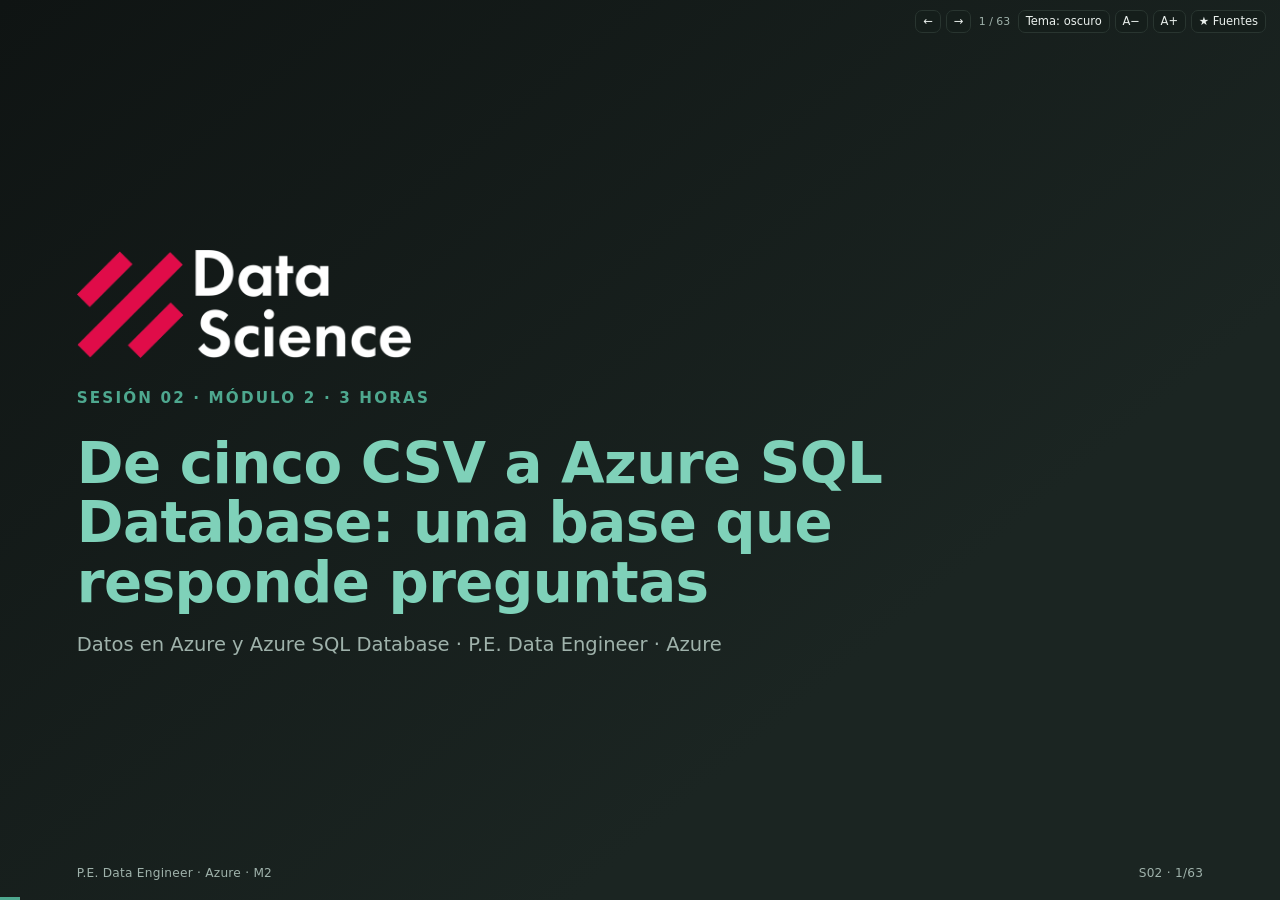
<file: sesion-02/S02-deck.html>
<!doctype html>
<html lang="es">
<head>
<meta charset="utf-8">
<meta name="viewport" content="width=device-width,initial-scale=1">
<title>Datos en Azure y Azure SQL Database · Sesión 02</title>
<meta name="description" content="Sesión 02 del curso P.E. Data Engineer · Azure: tipos de datos, Azure SQL Database, laboratorio e-commerce y Cosmos DB.">
<link rel="icon" href="data:,">
<link rel="stylesheet" href="deck.css">
</head>
<body class="tema-oscuro">
<div id="deck">
<section class='slide hero' id='s01' data-n='1' data-time='0-2'><img class='logo-big logo-oscuro' src='assets/dsrp-logo-oscuro.png' alt='DSRP Data Science'><img class='logo-big logo-claro' src='assets/dsrp-logo-claro.png' alt=''><p class='kicker'>Sesión 02 · Módulo 2 · 3 horas</p><h2>De cinco CSV a Azure SQL Database: una base que responde preguntas</h2><p class='sub'>Datos en Azure y Azure SQL Database · P.E. Data Engineer · Azure</p><footer class='foot'><span>P.E. Data Engineer · Azure · M2</span><span>S02 · 1/63</span></footer></section><section class='slide bullets' id='s02' data-n='2' data-time='2-5'><img class='logo logo-oscuro' src='assets/dsrp-logo-oscuro.png' alt='DSRP Data Science'><img class='logo logo-claro' src='assets/dsrp-logo-claro.png' alt=''><h2>Al cerrar la sesión vas a poder hacer cinco cosas</h2><ul><li>Clasificar un dato como estructurado, semiestructurado o no estructurado y justificar la decisión con la pregunta de negocio.</li><li>Distinguir servidor lógico, base de datos y capa de servicio en Azure SQL.</li><li>Crear una base con cinco tablas, claves foráneas y datos cargados sin errores de integridad.</li><li>Escribir y validar una consulta que cruza cuatro tablas contra un resultado esperado.</li><li>Explicar con un criterio explícito cuándo conviene Cosmos DB en lugar de Azure SQL.</li></ul><footer class='foot'><span>P.E. Data Engineer · Azure · M2</span><span>S02 · 2/63</span></footer></section><section class='slide two-col' id='s03' data-n='3' data-time='5-10'><img class='logo logo-oscuro' src='assets/dsrp-logo-oscuro.png' alt='DSRP Data Science'><img class='logo logo-claro' src='assets/dsrp-logo-claro.png' alt=''><h2>La nube sin datos es una oficina vacía</h2><div class='cols'><div class='col'><h3>Lo que traes de S01</h3><ul><li>Un grupo de recursos con nombre y etiquetas: <code>rg-pede-&lt;alumno&gt;-dev-&lt;región&gt;-001</code>.</li><li>La decisión de nube escrita en la ficha, con costo estimado.</li><li>Tres ejemplos de datos de tu trabajo clasificados como tarea.</li></ul></div><div class='col'><h3>Lo que haces hoy</h3><ul><li>Crear el servidor lógico y la base dentro de ese grupo.</li><li>Modelar y cargar el caso Andina Retail.</li><li>Decidir si ese caso podría vivir en Cosmos DB y por qué.</li></ul></div></div><footer class='foot'><span>P.E. Data Engineer · Azure · M2</span><span>S02 · 3/63</span></footer></section><section class='slide table' id='s04' data-n='4' data-time='10-15'><img class='logo logo-oscuro' src='assets/dsrp-logo-oscuro.png' alt='DSRP Data Science'><img class='logo logo-claro' src='assets/dsrp-logo-claro.png' alt=''><h2>Cinco bloques, un solo hilo: dónde vive el dato y cómo se consulta</h2><table><thead><tr><th>Bloque</th><th>Minutos</th><th>Sales con</th></tr></thead><tbody><tr><td>1 · Tipos de datos y esquema</td><td>25 (+3 de apertura)</td><td>Un criterio de clasificación aplicado a tres casos</td></tr><tr><td>2 · Azure SQL Database</td><td>20</td><td>Servidor lógico, base y capas diferenciados</td></tr><tr><td>Pausa</td><td>10</td><td>SSMS abierto y credenciales a mano</td></tr><tr><td>3 · Laboratorio 01</td><td>60</td><td>Base con 5 tablas, datos cargados y consulta validada</td></tr><tr><td>4 · Cosmos DB</td><td>20</td><td>Modelo de documento, partición y consistencia</td></tr><tr><td>5 · Elección de servicio</td><td>15</td><td>Regla SQL vs Cosmos escrita y aplicada</td></tr><tr><td>Cierre</td><td>13 (+2 de buffer)</td><td>Chequeo de salida y próxima sesión</td></tr></tbody></table><p class='note'>Los minutos incluyen preguntas cortas; el laboratorio es el único bloque con reloj visible.</p><footer class='foot'><span>P.E. Data Engineer · Azure · M2</span><span>S02 · 4/63</span></footer></section><section class='slide section' id='s05' data-n='5' data-time='15'><img class='logo-big logo-oscuro' src='assets/dsrp-logo-oscuro.png' alt='DSRP Data Science'><img class='logo-big logo-claro' src='assets/dsrp-logo-claro.png' alt=''><h2>Bloque 1 · Los datos no son todos iguales</h2><p class='sub'>25 minutos · qué es un esquema y por qué decide el servicio</p><footer class='foot'><span>P.E. Data Engineer · Azure · M2</span><span>S02 · 5/63</span></footer></section><section class='slide bullets' id='s06' data-n='6' data-time='15-19'><img class='logo logo-oscuro' src='assets/dsrp-logo-oscuro.png' alt='DSRP Data Science'><img class='logo logo-claro' src='assets/dsrp-logo-claro.png' alt=''><h2>Un esquema es una promesa sobre las preguntas que vas a poder hacer<a class='mk' href='https://learn.microsoft.com/azure/architecture/data-guide/relational-data/' target='_blank' rel='noopener' title='Azure Architecture Center: datos relacionales' aria-label='Fuente: Azure Architecture Center: datos relacionales'>★</a><a class='mk' href='https://learn.microsoft.com/azure/architecture/data-guide/big-data/non-relational-data' target='_blank' rel='noopener' title='Azure Architecture Center: datos no relacionales' aria-label='Fuente: Azure Architecture Center: datos no relacionales'>★</a></h2><ul><li>Declara qué campos existen, de qué tipo son y qué relaciones son válidas.</li><li>Estructurado: el esquema se impone antes de escribir (schema-on-write).</li><li>Semiestructurado: el esquema viaja con el dato y se interpreta al leer (schema-on-read).</li><li>No estructurado: no hay campos; hay metadatos y modelos que extraen significado.</li><li>La pregunta de negocio manda: si no puedes describir la consulta, todavía no puedes elegir el motor.</li></ul><footer class='foot'><span>P.E. Data Engineer · Azure · M2</span><span>S02 · 6/63</span></footer></section><section class='slide compare' id='s06b' data-n='7' data-time='19-21'><img class='logo logo-oscuro' src='assets/dsrp-logo-oscuro.png' alt='DSRP Data Science'><img class='logo logo-claro' src='assets/dsrp-logo-claro.png' alt=''><h2>Schema-on-write valida al guardar; schema-on-read valida al consultar<a class='mk' href='https://learn.microsoft.com/sql/t-sql/statements/create-table-transact-sql' target='_blank' rel='noopener' title='CREATE TABLE (Transact-SQL): claves, tipos y restricciones' aria-label='Fuente: CREATE TABLE (Transact-SQL): claves, tipos y restricciones'>★</a><a class='mk' href='https://learn.microsoft.com/azure/architecture/data-guide/big-data/non-relational-data' target='_blank' rel='noopener' title='Azure Architecture Center: datos no relacionales' aria-label='Fuente: Azure Architecture Center: datos no relacionales'>★</a></h2><div class='cmp'><div class='cmp-col'><h3>Schema-on-write · SQL</h3><pre><code>CREATE TABLE pagos (
  payment_id INT PRIMARY KEY,
  order_id   INT NOT NULL,
  amount     DECIMAL(10,2) NOT NULL,
  method     NVARCHAR(20) NOT NULL
    CHECK (method IN (&#x27;tarjeta&#x27;,&#x27;efectivo&#x27;,&#x27;transferencia&#x27;))
);

-- Falla al insertar: monto no numérico
INSERT INTO pagos VALUES (99, 1001, &#x27;trece&#x27;, &#x27;yape&#x27;);</code></pre><ul><li>El contrato se declara antes del primer INSERT: tipos, nulabilidad, claves y CHECK.</li><li>Un dato inválido no entra: el error aparece en la escritura.</li><li>Ventaja: toda consulta futura puede confiar en el tipo.</li><li>Costo: cada cambio de forma exige ALTER TABLE y decidir qué hacer con la historia.</li></ul></div><div class='cmp-col'><h3>Schema-on-read · JSON</h3><pre><code>{
  &quot;paymentId&quot;: 99,
  &quot;orderId&quot;: 1001,
  &quot;amount&quot;: &quot;trece&quot;,
  &quot;method&quot;: &quot;yape&quot;,
  &quot;extra&quot;: { &quot;cuotas&quot;: 3 }
}

// El documento entra; la regla se aplica al leer
db.pagos.find({
  amount: { $type: &quot;number&quot; },
  method: { $in: [&quot;tarjeta&quot;,&quot;efectivo&quot;] }
})</code></pre><ul><li>El documento se guarda tal como llega; el esquema vive en el código que lo interpreta.</li><li>Un dato inválido entra y se descubre en la lectura o en un reporte.</li><li>Ventaja: un campo nuevo no obliga a migrar los documentos viejos.</li><li>Costo: la validación se repite en cada consumidor y la deuda de calidad crece.</li></ul></div></div><footer class='foot'><span>P.E. Data Engineer · Azure · M2</span><span>S02 · 7/63</span></footer></section><section class='slide bullets' id='s07' data-n='8' data-time='19-23'><img class='logo logo-oscuro' src='assets/dsrp-logo-oscuro.png' alt='DSRP Data Science'><img class='logo logo-claro' src='assets/dsrp-logo-claro.png' alt=''><h2>Estructurado: filas, columnas y una respuesta exacta<a class='mk' href='https://learn.microsoft.com/azure/architecture/data-guide/relational-data/' target='_blank' rel='noopener' title='Azure Architecture Center: datos relacionales' aria-label='Fuente: Azure Architecture Center: datos relacionales'>★</a></h2><ul><li>Ejemplos: facturación, pedidos, pagos, reservas, planillas de ERP.</li><li>Cada fila cumple el mismo contrato; cada columna tiene un tipo declarado.</li><li>Consultas exactas con filtros, JOIN y agregaciones (SUM, COUNT, AVG).</li><li>Integridad transaccional: una venta se registra completa o no se registra.</li><li>El costo: cambiar el esquema duele y una columna mal tipada contamina años de reportes.</li></ul><footer class='foot'><span>P.E. Data Engineer · Azure · M2</span><span>S02 · 8/63</span></footer></section><section class='slide bullets' id='s08' data-n='9' data-time='23-27'><img class='logo logo-oscuro' src='assets/dsrp-logo-oscuro.png' alt='DSRP Data Science'><img class='logo logo-claro' src='assets/dsrp-logo-claro.png' alt=''><h2>Semiestructurado: el dato trae su propio esquema<a class='mk' href='https://learn.microsoft.com/azure/architecture/data-guide/big-data/non-relational-data' target='_blank' rel='noopener' title='Azure Architecture Center: datos no relacionales' aria-label='Fuente: Azure Architecture Center: datos no relacionales'>★</a></h2><ul><li>Ejemplos: eventos JSON de la web, logs, APIs, XML, CSV con columnas variables.</li><li>El esquema se valida al leer, no al escribir; dos eventos pueden tener campos distintos.</li><li>Permite evolucionar sin migrar toda la tabla, pero exige reglas de validación explícitas.</li><li>Se consulta con funciones de JSON, motores de documentos o procesamiento distribuido.</li><li>El riesgo: &#x27;parece gratis&#x27;, pero la validación y la calidad se pagan en cada lectura.</li></ul><footer class='foot'><span>P.E. Data Engineer · Azure · M2</span><span>S02 · 9/63</span></footer></section><section class='slide bullets' id='s09' data-n='10' data-time='27-31'><img class='logo logo-oscuro' src='assets/dsrp-logo-oscuro.png' alt='DSRP Data Science'><img class='logo logo-claro' src='assets/dsrp-logo-claro.png' alt=''><h2>No estructurado: el significado no está en columnas</h2><ul><li>Ejemplos: imágenes, audio, video, PDF, contratos, correos, señales de sensores.</li><li>Caso adicional: una llamada de call center. El audio es el dato; la transcripción, el resumen y el motivo de contacto son extracciones que se validan antes de consultarse.</li><li>Se guarda como binario o texto libre; lo consultable son sus metadatos.</li><li>El valor se extrae con OCR, visión, transcripción, NLP o modelos de embeddings.</li><li>La plataforma típica es almacenamiento de objetos o un data lake, no una base transaccional.</li><li>El riesgo: costo variable y resultados probabilísticos; hay que medir calidad, no solo latencia.</li></ul><footer class='foot'><span>P.E. Data Engineer · Azure · M2</span><span>S02 · 10/63</span></footer></section><section class='slide sorter' id='s09b' data-n='11' data-time='30-33'><img class='logo logo-oscuro' src='assets/dsrp-logo-oscuro.png' alt='DSRP Data Science'><img class='logo logo-claro' src='assets/dsrp-logo-claro.png' alt=''><h2>Clasifica seis datos: arrastra cada tarjeta a su tipo</h2><div class='sorter-wrap' data-sorter><div class='banco' aria-label='Tarjetas por clasificar'><button type='button' class='ficha' draggable='true' data-cat='est'>Factura de venta exportada a CSV</button><button type='button' class='ficha' draggable='true' data-cat='semi'>Evento de clic con campos de campaña opcionales</button><button type='button' class='ficha' draggable='true' data-cat='no'>Contrato firmado en PDF</button><button type='button' class='ficha' draggable='true' data-cat='est'>Tabla de pagos con monto y método</button><button type='button' class='ficha' draggable='true' data-cat='semi'>Log de servidor con atributos que cambian por versión</button><button type='button' class='ficha' draggable='true' data-cat='no'>Foto de producto en alta resolución</button></div><div class='zonas'><div class='zona' data-zone='est' tabindex='0' role='group' aria-label='Zona Estructurado'><h3>Estructurado</h3><div class='zona-bandeja'></div></div><div class='zona' data-zone='semi' tabindex='0' role='group' aria-label='Zona Semiestructurado'><h3>Semiestructurado</h3><div class='zona-bandeja'></div></div><div class='zona' data-zone='no' tabindex='0' role='group' aria-label='Zona No estructurado'><h3>No estructurado</h3><div class='zona-bandeja'></div></div></div><p class='sorter-status' aria-live='polite'>0 de 6 clasificadas · arrastra o toca una tarjeta y después su zona</p><button type='button' class='sorter-reset'>Reiniciar</button></div><footer class='foot'><span>P.E. Data Engineer · Azure · M2</span><span>S02 · 11/63</span></footer></section><section class='slide table' id='s10' data-n='12' data-time='31-35'><img class='logo logo-oscuro' src='assets/dsrp-logo-oscuro.png' alt='DSRP Data Science'><img class='logo logo-claro' src='assets/dsrp-logo-claro.png' alt=''><h2>Los tres tipos conviven en la misma plataforma</h2><table><thead><tr><th>Tipo</th><th>Ejemplo Andina Retail</th><th>Dónde suele vivir</th><th>Consulta típica</th></tr></thead><tbody><tr><td>Estructurado</td><td>Pedidos, clientes y pagos</td><td>Azure SQL Database</td><td>JOIN + SUM por cliente y método</td></tr><tr><td>Semiestructurado</td><td>Eventos de clic con atributos de campaña</td><td>Cosmos DB o data lake</td><td>Filtrar por usuario, tiempo y campo del evento</td></tr><tr><td>No estructurado</td><td>Fotos de producto y facturas PDF</td><td>Blob Storage o ADLS Gen2</td><td>Extraer texto/etiquetas y cruzar con metadatos</td></tr></tbody></table><p class='note'>El mismo caso de negocio puede usar los tres: la factura PDF se procesa, su resultado se guarda en SQL y el evento de descarga vive en Cosmos.</p><footer class='foot'><span>P.E. Data Engineer · Azure · M2</span><span>S02 · 12/63</span></footer></section><section class='slide gallery' id='s10b' data-n='13' data-time='35-37'><img class='logo logo-oscuro' src='assets/dsrp-logo-oscuro.png' alt='DSRP Data Science'><img class='logo logo-claro' src='assets/dsrp-logo-claro.png' alt=''><h2>Los mismos tres datos, abiertos en su herramienta</h2><div class='gal'><figure><button type='button' class='zoom' data-src='assets/tipos-csv-recorte.png' data-alt='Vista de la tabla pedidos.csv con columnas y filas' aria-label='Ampliar: Vista de la tabla pedidos.csv con columnas y filas'><img src='assets/tipos-csv-recorte.png' alt='Vista de la tabla pedidos.csv con columnas y filas'></button><figcaption>Estructurado · pedidos.csv: columnas fijas, tipos estables y una fila por pedido.</figcaption></figure><figure><button type='button' class='zoom' data-src='assets/tipos-json-recorte.png' data-alt='Vista del evento JSON con campos anidados' aria-label='Ampliar: Vista del evento JSON con campos anidados'><img src='assets/tipos-json-recorte.png' alt='Vista del evento JSON con campos anidados'></button><figcaption>Semiestructurado · evento.json: campos anidados y atributos opcionales por campaña.</figcaption></figure><figure><button type='button' class='zoom' data-src='assets/tipos-pdf-recorte.png' data-alt='Primera página de una factura PDF con texto y sello' aria-label='Ampliar: Primera página de una factura PDF con texto y sello'><img src='assets/tipos-pdf-recorte.png' alt='Primera página de una factura PDF con texto y sello'></button><figcaption>No estructurado · factura.pdf: el dato útil está en el texto y en la imagen, no en columnas.</figcaption></figure></div><p class='note'>Los tres archivos están en <code>instructor/recursos-tipos/</code>; la guía paso a paso indica cómo abrirlos y qué mirar en cada uno.</p><footer class='foot'><span>P.E. Data Engineer · Azure · M2</span><span>S02 · 13/63</span></footer></section><section class='slide bullets' id='s11' data-n='14' data-time='35-38'><img class='logo logo-oscuro' src='assets/dsrp-logo-oscuro.png' alt='DSRP Data Science'><img class='logo logo-claro' src='assets/dsrp-logo-claro.png' alt=''><h2>Clasificar es decidir dónde puede vivir y cómo se consulta</h2><ul><li>1. ¿La pregunta exige exactitud, relaciones y auditoría? → estructurado, motor relacional.</li><li>2. ¿El esquema cambia por evento y consultas por una clave? → semiestructurado, motor de documentos.</li><li>3. ¿El contenido es binario o texto libre? → no estructurado, almacenamiento + metadatos + modelo.</li><li>Clasificar por la extensión del archivo es un error: un CSV puede ser estructurado o solo un contenedor de eventos.</li><li>Escribe la decisión: tipo, pregunta, servicio candidato y supuesto que la sostiene.</li></ul><footer class='foot'><span>P.E. Data Engineer · Azure · M2</span><span>S02 · 14/63</span></footer></section><section class='slide quiz' id='s12' data-n='15' data-time='38-40'><img class='logo logo-oscuro' src='assets/dsrp-logo-oscuro.png' alt='DSRP Data Science'><img class='logo logo-claro' src='assets/dsrp-logo-claro.png' alt=''><h2>Tres datos de Andina Retail: clasificalos en 60 segundos</h2><div class='qz'><details><summary>Facturas de venta con número, fecha, cliente e importe</summary><p>Estructurado. Esquema estable, relaciones con cliente y pedido, consultas exactas y auditoría.</p></details><details><summary>Eventos de clic con usuario, página, timestamp y un JSON de atributos que cambia por campaña</summary><p>Semiestructurado. El esquema viaja en el evento; se filtra por usuario/tiempo y se valida al leer.</p></details><details><summary>Fotos de producto y contratos PDF firmados</summary><p>No estructurado. El significado requiere metadatos y un modelo de extracción (OCR o visión).</p></details></div><footer class='foot'><span>P.E. Data Engineer · Azure · M2</span><span>S02 · 15/63</span></footer></section><section class='slide section' id='s13' data-n='16' data-time='40'><img class='logo-big logo-oscuro' src='assets/dsrp-logo-oscuro.png' alt='DSRP Data Science'><img class='logo-big logo-claro' src='assets/dsrp-logo-claro.png' alt=''><h2>Bloque 2 · Azure SQL Database</h2><p class='sub'>20 minutos · servidor lógico, base y capas</p><footer class='foot'><span>P.E. Data Engineer · Azure · M2</span><span>S02 · 16/63</span></footer></section><section class='slide bullets' id='s14' data-n='17' data-time='40-45'><img class='logo logo-oscuro' src='assets/dsrp-logo-oscuro.png' alt='DSRP Data Science'><img class='logo logo-claro' src='assets/dsrp-logo-claro.png' alt=''><h2>Azure SQL Database es SQL Server administrado: tú gobiernas el dato, Microsoft la infraestructura<a class='mk' href='https://learn.microsoft.com/azure/azure-sql/database/sql-database-paas-overview' target='_blank' rel='noopener' title='Azure SQL Database: introducción y opciones de implementación' aria-label='Fuente: Azure SQL Database: introducción y opciones de implementación'>★</a></h2><ul><li>Mismo motor y mismo T-SQL que SQL Server; las consultas y el esquema no cambian.</li><li>PaaS: Microsoft aplica parches, hace backups y sostiene la alta disponibilidad.</li><li>Tú gobiernas esquema, índices, permisos, consultas y costo.</li><li>No administras sistema operativo, disco ni máquina virtual.</li><li>Opciones: base única, pool elástico y managed instance; hoy usamos base única.</li></ul><footer class='foot'><span>P.E. Data Engineer · Azure · M2</span><span>S02 · 17/63</span></footer></section><section class='slide hierarchy' id='s15' data-n='18' data-time='45-48'><img class='logo logo-oscuro' src='assets/dsrp-logo-oscuro.png' alt='DSRP Data Science'><img class='logo logo-claro' src='assets/dsrp-logo-claro.png' alt=''><h2>Servidor lógico, base y tablas: tres fronteras distintas<a class='mk' href='https://learn.microsoft.com/azure/azure-sql/database/resource-limits-logical-server' target='_blank' rel='noopener' title='Azure SQL Database: límites de recursos y servidores lógicos' aria-label='Fuente: Azure SQL Database: límites de recursos y servidores lógicos'>★</a></h2><div class='hier'><div class='lv lv0'><b>Suscripción</b><span>límite de facturación, cuotas y región</span><div class='lv lv1'><b>Servidor lógico</b><span>agrupación administrativa: logins, firewall y bases</span><div class='lv lv2'><b>Base de datos</b><span>esquema, usuarios, backups y rendimiento</span><div class='lv lv3'><b>Tablas y objetos</b><span>columnas, claves, índices, vistas</span></div></div></div></div></div><p class='sub'>El servidor lógico no es una máquina: es una frontera de administración y red.</p><footer class='foot'><span>P.E. Data Engineer · Azure · M2</span><span>S02 · 18/63</span></footer></section><section class='slide two-col' id='s16' data-n='19' data-time='48-51'><img class='logo logo-oscuro' src='assets/dsrp-logo-oscuro.png' alt='DSRP Data Science'><img class='logo logo-claro' src='assets/dsrp-logo-claro.png' alt=''><h2>El servidor lógico es administración y red; la base es datos y rendimiento<a class='mk' href='https://learn.microsoft.com/azure/azure-sql/database/resource-limits-logical-server' target='_blank' rel='noopener' title='Azure SQL Database: límites de recursos y servidores lógicos' aria-label='Fuente: Azure SQL Database: límites de recursos y servidores lógicos'>★</a><a class='mk' href='https://learn.microsoft.com/azure/azure-sql/database/firewall-configure' target='_blank' rel='noopener' title='Azure SQL Database: reglas de firewall de nivel de servidor' aria-label='Fuente: Azure SQL Database: reglas de firewall de nivel de servidor'>★</a></h2><div class='cols'><div class='col'><h3>Servidor lógico</h3><ul><li>Nombre único global: <code>&lt;nombre&gt;.database.windows.net</code>.</li><li>Región elegida al crearlo; no se cambia con un clic.</li><li>Login administrador y reglas de firewall.</li><li>No guarda tus tablas ni tu esquema.</li></ul></div><div class='col'><h3>Base de datos</h3><ul><li>Collation, capa de servicio y límites de cómputo.</li><li>Backups, restauración y réplicas.</li><li>Usuarios, permisos y objetos.</li><li>Acá viven las cinco tablas del laboratorio.</li></ul></div></div><footer class='foot'><span>P.E. Data Engineer · Azure · M2</span><span>S02 · 19/63</span></footer></section><section class='slide table dense' id='s17' data-n='20' data-time='51-54'><img class='logo logo-oscuro' src='assets/dsrp-logo-oscuro.png' alt='DSRP Data Science'><img class='logo logo-claro' src='assets/dsrp-logo-claro.png' alt=''><h2>Elegir capa es elegir garantías y costo, no &#x27;tamaño de disco&#x27;<a class='mk' href='https://learn.microsoft.com/azure/azure-sql/database/purchasing-models' target='_blank' rel='noopener' title='Azure SQL Database: modelos de compra y capas de servicio' aria-label='Fuente: Azure SQL Database: modelos de compra y capas de servicio'>★</a><a class='mk' href='https://learn.microsoft.com/azure/azure-sql/database/serverless-tier-overview' target='_blank' rel='noopener' title='Azure SQL Database: capa de cómputo serverless' aria-label='Fuente: Azure SQL Database: capa de cómputo serverless'>★</a><a class='mk' href='https://learn.microsoft.com/azure/azure-sql/database/free-offer' target='_blank' rel='noopener' title='Azure SQL Database: oferta gratuita' aria-label='Fuente: Azure SQL Database: oferta gratuita'>★</a></h2><table><thead><tr><th>Modelo</th><th>Capas</th><th>Cuándo usarla</th><th>Qué pagas</th></tr></thead><tbody><tr><td>DTU</td><td>Basic · Standard · Premium</td><td>Cargas chicas y predecibles; clase y laboratorio</td><td>Una mezcla fija de CPU, IO y memoria</td></tr><tr><td>vCore</td><td>General Purpose · Business Critical · Hyperscale</td><td>Control fino o cargas grandes y variables</td><td>vCores, memoria y almacenamiento</td></tr><tr><td>Serverless</td><td>General Purpose serverless</td><td>Uso intermitente; laboratorio con pausas</td><td>Segundos de cómputo + almacenamiento</td></tr></tbody></table><p class='note'>Para este laboratorio: usa la oferta gratuita si tu suscripción la muestra; si no, Basic o serverless con auto-pause de 1 hora.</p><footer class='foot'><span>P.E. Data Engineer · Azure · M2</span><span>S02 · 20/63</span></footer></section><section class='slide bullets' id='s18' data-n='21' data-time='54-56'><img class='logo logo-oscuro' src='assets/dsrp-logo-oscuro.png' alt='DSRP Data Science'><img class='logo logo-claro' src='assets/dsrp-logo-claro.png' alt=''><h2>Cinco tablas y dos decisiones: qué es entidad y qué es relación</h2><ul><li>Entidades: <code>customers</code>, <code>products</code>, <code>orders</code>, <code>payments</code>.</li><li><code>order_items</code> resuelve el muchos-a-muchos entre pedidos y productos.</li><li>Claves foráneas: <code>orders → customers</code>; <code>order_items → orders/products</code>; <code>payments → orders</code>.</li><li>Un pedido tiene N líneas; en este modelo, un pedido tiene como máximo un pago.</li><li>El precio unitario se guarda en la línea: el precio del producto cambia con el tiempo.</li><li>Archivos: DDL en <code>lab/esquema-lab01.sql</code>, carga en <code>lab/carga-datos.sql</code> y los cinco CSV en <code>lab/datos/</code>.</li></ul><footer class='foot'><span>P.E. Data Engineer · Azure · M2</span><span>S02 · 21/63</span></footer></section><section class='slide table dense' id='s18b' data-n='22' data-time='56-58'><img class='logo logo-oscuro' src='assets/dsrp-logo-oscuro.png' alt='DSRP Data Science'><img class='logo logo-claro' src='assets/dsrp-logo-claro.png' alt=''><h2>Tres formas de cargar las cinco tablas (y cuándo usar cada una)<a class='mk' href='https://learn.microsoft.com/sql/t-sql/statements/create-table-transact-sql' target='_blank' rel='noopener' title='CREATE TABLE (Transact-SQL): claves, tipos y restricciones' aria-label='Fuente: CREATE TABLE (Transact-SQL): claves, tipos y restricciones'>★</a></h2><table><thead><tr><th>Método</th><th>Cómo se hace</th><th>Cuándo conviene</th><th>Qué sacrificas</th></tr></thead><tbody><tr><td>INSERT explícitos</td><td><code>carga-datos.sql</code> dentro de una transacción, en orden padres → hijos</td><td>Lab, datos pequeños y resultado reproducible</td><td>Escribir una fila por línea; no escala a millones</td></tr><tr><td>BULK INSERT / OPENROWSET</td><td>Leer un CSV desde Blob Storage con credencial o SAS</td><td>Volumen mediano y archivos que ya viven en Azure</td><td>Requiere storage, permisos y una ruta accesible</td></tr><tr><td>Import wizard / Data Factory</td><td>Asistente del portal o pipeline con copia programada</td><td>Carga inicial única o cargas recurrentes</td><td>No es reproducible desde el repo; el wizard no queda versionado</td></tr></tbody></table><p class='note'>En el laboratorio usamos INSERT explícitos: el orden respeta las FK y la transacción evita dejar media carga. <code>BULK INSERT</code> se explica, no se ejecuta.</p><footer class='foot'><span>P.E. Data Engineer · Azure · M2</span><span>S02 · 22/63</span></footer></section><section class='slide table dense' id='s19' data-n='23' data-time='56-58'><img class='logo logo-oscuro' src='assets/dsrp-logo-oscuro.png' alt='DSRP Data Science'><img class='logo logo-claro' src='assets/dsrp-logo-claro.png' alt=''><h2>El modelo e-commerce en cinco tablas<a class='mk' href='https://learn.microsoft.com/sql/t-sql/statements/create-table-transact-sql' target='_blank' rel='noopener' title='CREATE TABLE (Transact-SQL): claves, tipos y restricciones' aria-label='Fuente: CREATE TABLE (Transact-SQL): claves, tipos y restricciones'>★</a></h2><table><thead><tr><th>Tabla</th><th>Clave primaria</th><th>Columnas clave</th><th>Para qué</th></tr></thead><tbody><tr><td>customers</td><td>customer_id</td><td>full_name, email, city, signup_date</td><td>Quién compra</td></tr><tr><td>products</td><td>product_id</td><td>name, category, unit_price, active</td><td>Qué se vende</td></tr><tr><td>orders</td><td>order_id</td><td>customer_id FK, order_date, channel, status</td><td>Cabecera de la compra</td></tr><tr><td>order_items</td><td>order_id + product_id</td><td>quantity, unit_price</td><td>Detalle y precio histórico</td></tr><tr><td>payments</td><td>payment_id</td><td>order_id FK, paid_at, method, amount</td><td>Cómo y cuánto se pagó</td></tr></tbody></table><p class='note'>El total del pedido no se guarda en <code>orders</code>: se calcula desde <code>order_items</code> y se contrasta con <code>payments</code>.</p><footer class='foot'><span>P.E. Data Engineer · Azure · M2</span><span>S02 · 23/63</span></footer></section><section class='slide gallery' id='s19b' data-n='24' data-time='58 (opcional)'><img class='logo logo-oscuro' src='assets/dsrp-logo-oscuro.png' alt='DSRP Data Science'><img class='logo logo-claro' src='assets/dsrp-logo-claro.png' alt=''><h2>El diagrama entidad-relación del caso Andina Retail<a class='mk' href='https://learn.microsoft.com/sql/t-sql/statements/create-table-transact-sql' target='_blank' rel='noopener' title='CREATE TABLE (Transact-SQL): claves, tipos y restricciones' aria-label='Fuente: CREATE TABLE (Transact-SQL): claves, tipos y restricciones'>★</a></h2><div class='gal solo'><figure><button type='button' class='zoom' data-src='assets/er-andina.svg' data-alt='Diagrama entidad-relación con customers, orders, payments, products y order_items y sus cardinalidades' aria-label='Ampliar: Diagrama entidad-relación con customers, orders, payments, products y order_items y sus cardinalidades'><img src='assets/er-andina.svg' alt='Diagrama entidad-relación con customers, orders, payments, products y order_items y sus cardinalidades'></button><figcaption>Cinco entidades, una PK compuesta en order_items y las relaciones 1:N y 1:1 del caso.</figcaption></figure></div><p class='note'>El diagrama se lee con las cardinalidades: customers 1:N orders; orders 1:N order_items; products 1:N order_items; orders 1:1 payments. <code>order_items</code> resuelve el muchos-a-muchos y guarda el precio histórico.</p><footer class='foot'><span>P.E. Data Engineer · Azure · M2</span><span>S02 · 24/63</span></footer></section><section class='slide bullets' id='s20' data-n='25' data-time='58-60'><img class='logo logo-oscuro' src='assets/dsrp-logo-oscuro.png' alt='DSRP Data Science'><img class='logo logo-claro' src='assets/dsrp-logo-claro.png' alt=''><h2>Antes de crear: nombre único, región y una regla de firewall<a class='mk' href='https://learn.microsoft.com/azure/azure-sql/database/firewall-configure' target='_blank' rel='noopener' title='Azure SQL Database: reglas de firewall de nivel de servidor' aria-label='Fuente: Azure SQL Database: reglas de firewall de nivel de servidor'>★</a><a class='mk' href='https://learn.microsoft.com/azure/azure-sql/database/free-offer' target='_blank' rel='noopener' title='Azure SQL Database: oferta gratuita' aria-label='Fuente: Azure SQL Database: oferta gratuita'>★</a></h2><ul><li>Nombres: usa el generador de S01 (<code>material/s01/herramientas/generador-nombres.html</code>); ya incluye servidor y base.</li><li>Servidor: <code>sql-pede-&lt;iniciales&gt;-dev-&lt;región&gt;-001</code>, en minúsculas y único en todo Azure.</li><li>Región: la que acepte Azure SQL en tu suscripción. En la demo, East US y East US 2 rechazaron servidores nuevos; funcionó Brazil South. Verifica <code>aka.ms/sqlcapacity</code>.</li><li>Grupo: usa uno propio de S02. La política del grupo común del M1 solo permite Storage y VNet y bloquea <code>Microsoft.Sql</code>.</li><li>Administrador: lo define el instructor; la contraseña no se comparte con los alumnos.</li><li>Firewall: agrega solo tu IP del día; nunca abras <code>0.0.0.0</code> a <code>255.255.255.255</code>.</li><li>Costo: oferta gratuita si aparece; si no, Basic o serverless con auto-pause de 1 h.</li></ul><footer class='foot'><span>P.E. Data Engineer · Azure · M2</span><span>S02 · 25/63</span></footer></section><section class='slide code' id='s20b' data-n='26' data-time='60 (opcional)'><img class='logo logo-oscuro' src='assets/dsrp-logo-oscuro.png' alt='DSRP Data Science'><img class='logo logo-claro' src='assets/dsrp-logo-claro.png' alt=''><h2>Si el portal se traba, los mismos objetos por CLI<a class='mk' href='https://learn.microsoft.com/azure/azure-sql/database/sql-database-paas-overview' target='_blank' rel='noopener' title='Azure SQL Database: introducción y opciones de implementación' aria-label='Fuente: Azure SQL Database: introducción y opciones de implementación'>★</a><a class='mk' href='https://learn.microsoft.com/azure/azure-sql/database/firewall-configure' target='_blank' rel='noopener' title='Azure SQL Database: reglas de firewall de nivel de servidor' aria-label='Fuente: Azure SQL Database: reglas de firewall de nivel de servidor'>★</a></h2><div class='code-wrap'><pre><code># Variables del lab
RG=rg-pede-&lt;iniciales&gt;-dev-brs-001
SRV=sql-pede-&lt;iniciales&gt;-dev-brs-001
DB=sqldb-pede-&lt;iniciales&gt;-dev-brs-001
LOC=brazilsouth

az provider register -n Microsoft.Sql --wait
az group create -g $RG -l $LOC
az sql server create -g $RG -n $SRV -l $LOC \
  -u &lt;admin&gt; -p &#x27;&lt;password&gt;&#x27; --enable-public-network true
az sql db create -g $RG -s $SRV -n $DB \
  -e GeneralPurpose -f Gen5 -c 2 --compute-model Serverless \
  --min-capacity 0.5 --use-free-limit true \
  --free-limit-exhaustion-behavior AutoPause --auto-pause-delay 60 \
  --backup-storage-redundancy Local --yes
IP=$(curl -4 -s https://api.ipify.org)
az sql server firewall-rule create -g $RG -s $SRV \
  -n mi-ip --start-ip-address $IP --end-ip-address $IP</code></pre><ul><li>La CLI crea lo mismo que el portal; sirve para reproducir y para depurar.</li><li>Si la oferta gratuita no aparece, cambia la base por <code>--service-objective Basic --max-size 2GB</code>.</li><li>Nunca pegues la contraseña en un archivo versionado: usa una variable o el gestor de secretos.</li><li>Verifica con <code>az sql db show</code> y luego conecta con SSMS o el Query editor.</li></ul></div><footer class='foot'><span>P.E. Data Engineer · Azure · M2</span><span>S02 · 26/63</span></footer></section><section class='slide gallery' id='s20c' data-n='27' data-time='60 (opcional)'><img class='logo logo-oscuro' src='assets/dsrp-logo-oscuro.png' alt='DSRP Data Science'><img class='logo logo-claro' src='assets/dsrp-logo-claro.png' alt=''><h2>Paso 1 · Crear el servidor Azure SQL: aquí defines admin y contraseña<a class='mk' href='https://learn.microsoft.com/azure/azure-sql/database/sql-database-paas-overview' target='_blank' rel='noopener' title='Azure SQL Database: introducción y opciones de implementación' aria-label='Fuente: Azure SQL Database: introducción y opciones de implementación'>★</a><a class='mk' href='https://learn.microsoft.com/azure/azure-sql/database/firewall-configure' target='_blank' rel='noopener' title='Azure SQL Database: reglas de firewall de nivel de servidor' aria-label='Fuente: Azure SQL Database: reglas de firewall de nivel de servidor'>★</a></h2><div class='gal solo'><figure><button type='button' class='zoom' data-src='assets/portal-servidor-form.png' data-alt='Formulario Create SQL Database Server con Server name, Location, Authentication, Server admin login, Password y Confirm password' aria-label='Ampliar: Formulario Create SQL Database Server con Server name, Location, Authentication, Server admin login, Password y Confirm password'><img src='assets/portal-servidor-form.png' alt='Formulario Create SQL Database Server con Server name, Location, Authentication, Server admin login, Password y Confirm password'></button><figcaption>Create SQL Database Server: nombre, región y, en Authentication, el admin y la contraseña. Es un ejemplo; no se creó el servidor.</figcaption></figure></div><p class='note'>Cómo se hace: Azure SQL → Crear → SQL database → Crear nuevo servidor. En Authentication elige Use SQL authentication y completa Server admin login, Password y Confirm password. Ahí se crea el admin del servidor; la base no pide admin. La contraseña no se vuelve a mostrar: guárdala en el gestor de secretos. Después de crear, el login se ve en el servidor → Overview → Server admin; para cambiarlo, Reset password.</p><footer class='foot'><span>P.E. Data Engineer · Azure · M2</span><span>S02 · 27/63</span></footer></section><section class='slide gallery' id='s20d' data-n='28' data-time='60 (opcional)'><img class='logo logo-oscuro' src='assets/dsrp-logo-oscuro.png' alt='DSRP Data Science'><img class='logo logo-claro' src='assets/dsrp-logo-claro.png' alt=''><h2>Paso 2 · Crear la base SQL dentro de ese servidor: nombre, servidor y capa<a class='mk' href='https://learn.microsoft.com/azure/azure-sql/database/purchasing-models' target='_blank' rel='noopener' title='Azure SQL Database: modelos de compra y capas de servicio' aria-label='Fuente: Azure SQL Database: modelos de compra y capas de servicio'>★</a><a class='mk' href='https://learn.microsoft.com/azure/azure-sql/database/free-offer' target='_blank' rel='noopener' title='Azure SQL Database: oferta gratuita' aria-label='Fuente: Azure SQL Database: oferta gratuita'>★</a></h2><div class='gal solo'><figure><button type='button' class='zoom' data-src='assets/portal-database-form.png' data-alt='Formulario Create SQL Database con Database name, Server, elastic pool y workload environment' aria-label='Ampliar: Formulario Create SQL Database con Database name, Server, elastic pool y workload environment'><img src='assets/portal-database-form.png' alt='Formulario Create SQL Database con Database name, Server, elastic pool y workload environment'></button><figcaption>Create SQL Database: eliges Database name y Server. No hay campos de admin ni contraseña: la base hereda el servidor del paso 1.</figcaption></figure></div><p class='note'>Cómo se hace: en Create SQL Database eliges Database name y Server (el que creaste en el paso 1). La base no pide admin ni contraseña: hereda el servidor. Si no ves esos campos, estás en la pantalla correcta de base. Luego eliges Compute + storage, Source None y creas. La captura es un ejemplo; no se creó la base.</p><footer class='foot'><span>P.E. Data Engineer · Azure · M2</span><span>S02 · 28/63</span></footer></section><section class='slide gallery' id='s20e' data-n='29' data-time='60 (opcional)'><img class='logo logo-oscuro' src='assets/dsrp-logo-oscuro.png' alt='DSRP Data Science'><img class='logo logo-claro' src='assets/dsrp-logo-claro.png' alt=''><h2>Paso 3 · Abrir el firewall solo para tu IP del día<a class='mk' href='https://learn.microsoft.com/azure/azure-sql/database/firewall-configure' target='_blank' rel='noopener' title='Azure SQL Database: reglas de firewall de nivel de servidor' aria-label='Fuente: Azure SQL Database: reglas de firewall de nivel de servidor'>★</a></h2><div class='gal solo'><figure><button type='button' class='zoom' data-src='assets/portal-firewall-detalle.png' data-alt='Networking del servidor con la regla de firewall de la IP del día' aria-label='Ampliar: Networking del servidor con la regla de firewall de la IP del día'><img src='assets/portal-firewall-detalle.png' alt='Networking del servidor con la regla de firewall de la IP del día'></button><figcaption>Networking: regla <code>nix-ip-20261021</code> con la IPv4 38.250.159.73; solo esa IP, no todo internet.</figcaption></figure></div><p class='note'>Cómo se hace: servidor lógico → Networking → Public access → Add current client IP address → Guardar. El portal toma tu IP pública. Si usas CLI: <code>IP=$(curl -4 -s https://api.ipify.org)</code> y crea la regla con esa IP. Nunca abras <code>0.0.0.0</code> a <code>255.255.255.255</code>. La captura muestra la regla con la IP del día.</p><footer class='foot'><span>P.E. Data Engineer · Azure · M2</span><span>S02 · 29/63</span></footer></section><section class='slide table dense' id='s20e2' data-n='30' data-time='60 (opcional)'><img class='logo logo-oscuro' src='assets/dsrp-logo-oscuro.png' alt='DSRP Data Science'><img class='logo logo-claro' src='assets/dsrp-logo-claro.png' alt=''><h2>Si las IPs cambian: opciones para dar acceso sin una regla por alumno<a class='mk' href='https://learn.microsoft.com/azure/azure-sql/database/firewall-configure' target='_blank' rel='noopener' title='Azure SQL Database: reglas de firewall de nivel de servidor' aria-label='Fuente: Azure SQL Database: reglas de firewall de nivel de servidor'>★</a></h2><table><thead><tr><th>Opción</th><th>Cómo entra el alumno</th><th>Complejidad</th><th>Cuándo usarla</th></tr></thead><tbody><tr><td>VPN / WireGuard en un VPS</td><td>Se conecta a la VPN; su tráfico sale por la IP fija del VPS</td><td>Media: instalación inicial</td><td>Curso con alumnos remotos y IPs domésticas</td></tr><tr><td>Túnel SSH al VPS</td><td><code>ssh -L 1433:&lt;servidor&gt;:1433 alumno@vps</code> y DBeaver apunta a <code>127.0.0.1:1433</code></td><td>Baja: requiere terminal</td><td>Alumnos técnicos o soporte puntual</td></tr><tr><td>Cliente SQL web (CloudBeaver / SqlPad)</td><td>Entra por navegador; el servidor web conecta a Azure SQL</td><td>Media/alta: autenticación y hardening</td><td>Cero instalación y experiencia tipo plataforma</td></tr><tr><td>Private Endpoint + VPN / ExpressRoute</td><td>Azure SQL deja de estar público; se entra por red privada</td><td>Alta: costo y configuración de red</td><td>Empresa o datos regulados</td></tr><tr><td>Actualizador de IP por alumno</td><td>Un agente actualiza su regla cuando cambia la IP</td><td>Media: distribuir credenciales o endpoint</td><td>Casos puntuales, no una clase completa</td></tr><tr><td>Entra ID + Conditional Access</td><td>Autentica por identidad y política, no por red</td><td>Baja, pero no reemplaza el firewall</td><td>Complemento de seguridad, no solución sola</td></tr></tbody></table><p class='note'>El firewall sigue siendo necesario. VPN, SSH o cliente web concentran la salida en una IP fija; el login y el schema siguen identificando a cada alumno. Nunca abras 0.0.0.0–255.255.255.255.</p><footer class='foot'><span>P.E. Data Engineer · Azure · M2</span><span>S02 · 30/63</span></footer></section><section class='slide gallery' id='s20f' data-n='31' data-time='60 (opcional)'><img class='logo logo-oscuro' src='assets/dsrp-logo-oscuro.png' alt='DSRP Data Science'><img class='logo logo-claro' src='assets/dsrp-logo-claro.png' alt=''><h2>Paso 4 · Validar en el Query editor: los números que deben salir<a class='mk' href='https://learn.microsoft.com/azure/azure-sql/database/sql-database-paas-overview' target='_blank' rel='noopener' title='Azure SQL Database: introducción y opciones de implementación' aria-label='Fuente: Azure SQL Database: introducción y opciones de implementación'>★</a></h2><div class='gal solo'><figure><button type='button' class='zoom' data-src='assets/portal-consulta-detalle.png' data-alt='Query editor con los conteos 5, 8, 10, 15 y 9 y el total 13.158,50' aria-label='Ampliar: Query editor con los conteos 5, 8, 10, 15 y 9 y el total 13.158,50'><img src='assets/portal-consulta-detalle.png' alt='Query editor con los conteos 5, 8, 10, 15 y 9 y el total 13.158,50'></button><figcaption>Query editor: conteos 5/8/10/15/9 y total pagado 13.158,50; estado Succeeded.</figcaption></figure></div><p class='note'>Cómo se hace: base → Query editor → SQL authentication → login con tu usuario y contraseña → pegar la consulta de conteos y total → Run. Deben salir 5/8/10/15/9 y 13.158,50. Si falla: 40615 es firewall, 18456 es credencial, 547 es orden de carga y 2627 es PK duplicada.</p><footer class='foot'><span>P.E. Data Engineer · Azure · M2</span><span>S02 · 31/63</span></footer></section><section class='slide section' id='s21' data-n='32' data-time='60'><img class='logo-big logo-oscuro' src='assets/dsrp-logo-oscuro.png' alt='DSRP Data Science'><img class='logo-big logo-claro' src='assets/dsrp-logo-claro.png' alt=''><h2>Pausa de 10 minutos</h2><p class='sub'>Deja SSMS abierto: al volver empieza el laboratorio y no hay tiempo para instalarlo</p><footer class='foot'><span>P.E. Data Engineer · Azure · M2</span><span>S02 · 32/63</span></footer></section><section class='slide section' id='s22' data-n='33' data-time='70'><img class='logo-big logo-oscuro' src='assets/dsrp-logo-oscuro.png' alt='DSRP Data Science'><img class='logo-big logo-claro' src='assets/dsrp-logo-claro.png' alt=''><h2>Bloque 3 · Laboratorio 01</h2><p class='sub'>60 minutos · de cero a una base consultable</p><footer class='foot'><span>P.E. Data Engineer · Azure · M2</span><span>S02 · 33/63</span></footer></section><section class='slide bullets' id='s23' data-n='34' data-time='70-73'><img class='logo logo-oscuro' src='assets/dsrp-logo-oscuro.png' alt='DSRP Data Science'><img class='logo logo-claro' src='assets/dsrp-logo-claro.png' alt=''><h2>Lab 01: deja la base lista y demostrable en 60 minutos</h2><ul><li>Entregable: <code>entrega-lab01.md</code> con los cinco conteos, el resultado de la consulta y dos líneas de justificación.</li><li>Aceptación: 5 tablas con 5, 8, 10, 15 y 9 filas; total pagado 13.158,50; ocho filas en la consulta.</li><li>Ritmo: 10 min crear recursos · 20 min esquema y carga · 20 min consulta · 10 min validación.</li><li>Regla: si un paso falla 10 minutos, pega el error en el chat y continúa.</li><li>No borres el servidor: lo reutilizas en el proyecto final.</li></ul><footer class='foot'><span>P.E. Data Engineer · Azure · M2</span><span>S02 · 34/63</span></footer></section><section class='slide table dense' id='s24' data-n='35' data-time='73-76'><img class='logo logo-oscuro' src='assets/dsrp-logo-oscuro.png' alt='DSRP Data Science'><img class='logo logo-claro' src='assets/dsrp-logo-claro.png' alt=''><h2>Portal: servidor, base y firewall en seis pasos<a class='mk' href='https://learn.microsoft.com/azure/azure-sql/database/sql-database-paas-overview' target='_blank' rel='noopener' title='Azure SQL Database: introducción y opciones de implementación' aria-label='Fuente: Azure SQL Database: introducción y opciones de implementación'>★</a><a class='mk' href='https://learn.microsoft.com/azure/azure-sql/database/firewall-configure' target='_blank' rel='noopener' title='Azure SQL Database: reglas de firewall de nivel de servidor' aria-label='Fuente: Azure SQL Database: reglas de firewall de nivel de servidor'>★</a></h2><table><thead><tr><th>Paso</th><th>Acción</th><th>Verificación</th></tr></thead><tbody><tr><td>1</td><td>Azure SQL → Create → SQL database → Create new server</td><td>Nombre, región y admin completos</td></tr><tr><td>2</td><td>Elegir capa: oferta gratuita, Basic o serverless</td><td>Costo estimado visible</td></tr><tr><td>3</td><td>Crear base <code>sqldb-pede-&lt;iniciales&gt;-dev-&lt;región&gt;-001</code>, source None</td><td>Base en estado Available</td></tr><tr><td>4</td><td>Networking → Add current client IP</td><td>Tu IP aparece en la lista</td></tr><tr><td>5</td><td>Conectar con SSMS usando SQL Server Authentication</td><td>Conexión exitosa</td></tr><tr><td>6</td><td>Ejecutar <code>SELECT @@VERSION;</code></td><td>Devuelve la versión del motor</td></tr></tbody></table><p class='note'>Si usas serverless, configura auto-pause en 1 hora después de crear la base.</p><footer class='foot'><span>P.E. Data Engineer · Azure · M2</span><span>S02 · 35/63</span></footer></section><section class='slide code' id='s25' data-n='36' data-time='76-79'><img class='logo logo-oscuro' src='assets/dsrp-logo-oscuro.png' alt='DSRP Data Science'><img class='logo logo-claro' src='assets/dsrp-logo-claro.png' alt=''><h2>Conectarse no es magia: cinco campos y un error clásico</h2><div class='code-wrap'><pre><code>Server:      sql-pede-nix-dev-brs-001.database.windows.net,1433
Authentication: SQL Server Authentication
Login:       &lt;tu_usuario&gt;
Password:    ********
Database:    sqldb-pede-demo-dev-brs-001

Encrypt=True;TrustServerCertificate=False</code></pre><ul><li>En SSMS, el servidor debe terminar en <code>,1433</code>; en DBeaver, el puerto va separado.</li><li>Error 40615 o timeout: falta la regla de firewall para tu IP.</li><li>Error 18456: login o contraseña incorrectos, o la base no existe.</li><li>Si tu red bloquea el 1433, usa el editor de consultas del portal como plan B.</li></ul></div><footer class='foot'><span>P.E. Data Engineer · Azure · M2</span><span>S02 · 36/63</span></footer></section><section class='slide table dense' id='s25b' data-n='37' data-time='79 (opcional)'><img class='logo logo-oscuro' src='assets/dsrp-logo-oscuro.png' alt='DSRP Data Science'><img class='logo logo-claro' src='assets/dsrp-logo-claro.png' alt=''><h2>El mismo servidor desde SSMS o DBeaver: cambia la interfaz, no los datos<a class='mk' href='https://learn.microsoft.com/azure/azure-sql/database/sql-database-paas-overview' target='_blank' rel='noopener' title='Azure SQL Database: introducción y opciones de implementación' aria-label='Fuente: Azure SQL Database: introducción y opciones de implementación'>★</a><a class='mk' href='https://learn.microsoft.com/azure/azure-sql/database/firewall-configure' target='_blank' rel='noopener' title='Azure SQL Database: reglas de firewall de nivel de servidor' aria-label='Fuente: Azure SQL Database: reglas de firewall de nivel de servidor'>★</a></h2><table><thead><tr><th>Paso</th><th>SSMS (Windows)</th><th>DBeaver (Mac/Windows)</th></tr></thead><tbody><tr><td>1 · Crear la conexión</td><td>Database Engine → Connect</td><td>New Database Connection → SQL Server</td></tr><tr><td>2 · Servidor</td><td><code>sql-pede-nix-dev-brs-001.database.windows.net,1433</code></td><td>Host: el mismo FQDN · Port: <code>1433</code></td></tr><tr><td>3 · Autenticación</td><td>SQL Server Authentication · login <code>&lt;tu_usuario&gt;</code></td><td>SQL Server Authentication · usuario <code>&lt;tu_usuario&gt;</code></td></tr><tr><td>4 · Base</td><td>Database: <code>sqldb-pede-demo-dev-brs-001</code></td><td>Database: la misma base</td></tr><tr><td>5 · Ejecutar los scripts</td><td>File → Open → <code>.sql</code>; F5 ejecuta todo</td><td>Open <code>.sql</code>; Alt+X ejecuta el script; Ctrl+Enter una sentencia</td></tr><tr><td>6 · Si falla</td><td>40615 = firewall · 18456 = credenciales</td><td>40615 = firewall · 18456 = credenciales</td></tr></tbody></table><p class='note'>SSMS solo funciona en Windows. En SSMS el servidor lleva <code>,1433</code> al final (o <code>tcp:...</code>); en DBeaver van host y puerto separados. En Mac usa DBeaver, VS Code con la extensión MSSQL o el Query editor del portal.</p><footer class='foot'><span>P.E. Data Engineer · Azure · M2</span><span>S02 · 37/63</span></footer></section><section class='slide code' id='s26' data-n='38' data-time='79-85'><img class='logo logo-oscuro' src='assets/dsrp-logo-oscuro.png' alt='DSRP Data Science'><img class='logo logo-claro' src='assets/dsrp-logo-claro.png' alt=''><h2>El esquema se crea en orden: primero padres, después hijos<a class='mk' href='https://learn.microsoft.com/sql/t-sql/statements/create-table-transact-sql' target='_blank' rel='noopener' title='CREATE TABLE (Transact-SQL): claves, tipos y restricciones' aria-label='Fuente: CREATE TABLE (Transact-SQL): claves, tipos y restricciones'>★</a></h2><div class='code-wrap'><pre><code>CREATE TABLE customers(
  customer_id INT PRIMARY KEY,
  full_name   NVARCHAR(120) NOT NULL,
  email       NVARCHAR(160) NOT NULL UNIQUE,
  city        NVARCHAR(80)  NOT NULL,
  signup_date DATE          NOT NULL
);

CREATE TABLE orders(
  order_id    INT PRIMARY KEY,
  customer_id INT NOT NULL REFERENCES customers(customer_id),
  order_date  DATE NOT NULL,
  channel     NVARCHAR(20) NOT NULL,
  status      NVARCHAR(20) NOT NULL
);</code></pre><ul><li>Ejecuta el archivo completo <code>lab/esquema-lab01.sql</code>; no tabla por tabla.</li><li>Si corres las tablas hijas primero, el error 547 es la clave foránea, no la sintaxis.</li></ul></div><footer class='foot'><span>P.E. Data Engineer · Azure · M2</span><span>S02 · 38/63</span></footer></section><section class='slide code' id='s27' data-n='39' data-time='85-90'><img class='logo logo-oscuro' src='assets/dsrp-logo-oscuro.png' alt='DSRP Data Science'><img class='logo logo-claro' src='assets/dsrp-logo-claro.png' alt=''><h2>Cargar datos también es parte del modelo</h2><div class='code-wrap'><pre><code>BEGIN TRANSACTION;

INSERT INTO customers VALUES
 (1, N&#x27;Ana Torres&#x27;, N&#x27;ana.torres@example.com&#x27;, N&#x27;Lima&#x27;, &#x27;2026-09-15&#x27;),
 (2, N&#x27;Luis Ramírez&#x27;, N&#x27;luis.ramirez@example.com&#x27;, N&#x27;Arequipa&#x27;, &#x27;2026-09-18&#x27;);

INSERT INTO orders VALUES
 (1001, 1, &#x27;2026-10-10&#x27;, N&#x27;web&#x27;, N&#x27;pagado&#x27;),
 (1002, 2, &#x27;2026-10-11&#x27;, N&#x27;tienda&#x27;, N&#x27;pagado&#x27;);

COMMIT;</code></pre><ul><li><code>carga-datos.sql</code> incluye las cinco tablas y una transacción: o entra todo, o no entra nada.</li><li>Fechas en <code>YYYY-MM-DD</code>; decimales con punto; <code>NULL</code> explícito cuando corresponde.</li><li><code>BULK INSERT</code> requiere acceso a un storage; para este lab usamos INSERT explícitos y reproducibles.</li></ul></div><footer class='foot'><span>P.E. Data Engineer · Azure · M2</span><span>S02 · 39/63</span></footer></section><section class='slide code' id='s28' data-n='40' data-time='90-98'><img class='logo logo-oscuro' src='assets/dsrp-logo-oscuro.png' alt='DSRP Data Science'><img class='logo logo-claro' src='assets/dsrp-logo-claro.png' alt=''><h2>La consulta de negocio cruza cuatro tablas y responde una pregunta</h2><div class='code-wrap'><pre><code>SELECT c.full_name, p.method,
       SUM(oi.quantity * oi.unit_price) AS total
FROM customers c
JOIN orders o       ON o.customer_id = c.customer_id
JOIN order_items oi ON oi.order_id = o.order_id
JOIN payments p     ON p.order_id = o.order_id
WHERE o.status = &#x27;pagado&#x27;
GROUP BY c.full_name, p.method
ORDER BY c.full_name, p.method;</code></pre><ul><li>Pregunta: ¿cuánto pagó cada cliente por método de pago?</li><li>Resultado esperado: ocho filas y un total de 13.158,50.</li><li>Si el total no da 13.158,50, revisa el JOIN con <code>payments</code> y el estado del pedido.</li></ul></div><footer class='foot'><span>P.E. Data Engineer · Azure · M2</span><span>S02 · 40/63</span></footer></section><section class='slide table dense' id='s29' data-n='41' data-time='98-103'><img class='logo logo-oscuro' src='assets/dsrp-logo-oscuro.png' alt='DSRP Data Science'><img class='logo logo-claro' src='assets/dsrp-logo-claro.png' alt=''><h2>Validar es comparar contra un resultado esperado, no &#x27;me salió&#x27;</h2><table><thead><tr><th>Verificación</th><th>Esperado</th><th>Si no coincide</th></tr></thead><tbody><tr><td><code>COUNT(*)</code> en customers / products</td><td>5 / 8</td><td>Revisa el CSV o una carga parcial</td></tr><tr><td><code>COUNT(*)</code> en orders / order_items / payments</td><td>10 / 15 / 9</td><td>Falta una tabla o una transacción no cerró</td></tr><tr><td><code>SUM(quantity * unit_price)</code> de pedidos pagados</td><td>13.158,50</td><td>Líneas duplicadas o pedido cancelado incluido</td></tr><tr><td>Filas de la consulta por cliente y método</td><td>8</td><td>JOIN mal armado o filtro de estado ausente</td></tr><tr><td><code>payments.amount</code> vs suma de líneas</td><td>0 diferencias</td><td>Precio histórico copiado mal</td></tr></tbody></table><p class='note'>Error 547: FK, orden de carga. Error 2627: PK duplicada. Error 8114: tipo o columna mal alineada.</p><footer class='foot'><span>P.E. Data Engineer · Azure · M2</span><span>S02 · 41/63</span></footer></section><section class='slide section' id='s30' data-n='42' data-time='130'><img class='logo-big logo-oscuro' src='assets/dsrp-logo-oscuro.png' alt='DSRP Data Science'><img class='logo-big logo-claro' src='assets/dsrp-logo-claro.png' alt=''><h2>Bloque 4 · Cosmos DB</h2><p class='sub'>20 minutos · el documento, la partición y la consistencia</p><footer class='foot'><span>P.E. Data Engineer · Azure · M2</span><span>S02 · 42/63</span></footer></section><section class='slide table dense' id='s31' data-n='43' data-time='130-134'><img class='logo logo-oscuro' src='assets/dsrp-logo-oscuro.png' alt='DSRP Data Science'><img class='logo logo-claro' src='assets/dsrp-logo-claro.png' alt=''><h2>Cinco APIs, un mismo Cosmos DB: el modelo cambia, no la cuenta<a class='mk' href='https://learn.microsoft.com/azure/cosmos-db/introduction' target='_blank' rel='noopener' title='Azure Cosmos DB: introducción y APIs' aria-label='Fuente: Azure Cosmos DB: introducción y APIs'>★</a><a class='mk' href='https://learn.microsoft.com/azure/cosmos-db/consistency-levels' target='_blank' rel='noopener' title='Azure Cosmos DB: niveles de consistencia' aria-label='Fuente: Azure Cosmos DB: niveles de consistencia'>★</a></h2><table><thead><tr><th>API</th><th>Modelo</th><th>Cuándo usarla</th><th>Ejemplo Andina Retail</th></tr></thead><tbody><tr><td>NoSQL (core)</td><td>Documentos JSON; se consulta con SQL sobre JSON</td><td>Apps nuevas con documentos flexibles y consultas por clave</td><td>Evento de clic con atributos de campaña</td></tr><tr><td>MongoDB</td><td>Documentos BSON con drivers y sintaxis MongoDB</td><td>Migrar una app que ya usa MongoDB sin reescribir el driver</td><td>Carrito de compras existente en MongoDB</td></tr><tr><td>Cassandra</td><td>Columnas anchas; se consulta con CQL</td><td>Series temporales y escritura alta por dispositivo o sensor</td><td>Telemetría de la app por usuario y fecha</td></tr><tr><td>Gremlin</td><td>Grafos: vértices y aristas</td><td>Relaciones y recomendaciones entre entidades</td><td>Productos comprados juntos</td></tr><tr><td>Table</td><td>Clave-valor: filas con partition key y row key</td><td>Datos simples, bajo costo y acceso por clave</td><td>Preferencias o flags por cliente</td></tr></tbody></table><p class='note'>Todas son APIs de la misma cuenta de Cosmos DB. La API se elige al crear la cuenta y cambia los nombres de la jerarquía y el lenguaje de consulta.</p><footer class='foot'><span>P.E. Data Engineer · Azure · M2</span><span>S02 · 43/63</span></footer></section><section class='slide gallery' id='s31b' data-n='44' data-time='134–139 (opcional)'><img class='logo logo-oscuro' src='assets/dsrp-logo-oscuro.png' alt='DSRP Data Science'><img class='logo logo-claro' src='assets/dsrp-logo-claro.png' alt=''><h2>NoSQL, MongoDB y Cassandra: el mismo pedido, tres formas de guardarlo<a class='mk' href='https://learn.microsoft.com/azure/cosmos-db/introduction' target='_blank' rel='noopener' title='Azure Cosmos DB: introducción y APIs' aria-label='Fuente: Azure Cosmos DB: introducción y APIs'>★</a><a class='mk' href='https://learn.microsoft.com/azure/cosmos-db/consistency-levels' target='_blank' rel='noopener' title='Azure Cosmos DB: niveles de consistencia' aria-label='Fuente: Azure Cosmos DB: niveles de consistencia'>★</a></h2><div class='gal'><figure><button type='button' class='zoom' data-src='assets/cosmos-nosql.png' data-alt='Data Explorer de Cosmos DB NoSQL con el documento JSON p-1001 y la partition key /clienteId' aria-label='Ampliar: Data Explorer de Cosmos DB NoSQL con el documento JSON p-1001 y la partition key /clienteId'><img src='assets/cosmos-nosql.png' alt='Data Explorer de Cosmos DB NoSQL con el documento JSON p-1001 y la partition key /clienteId'></button><figcaption>NoSQL: documento JSON en el contenedor pedidos; /clienteId es la partition key.</figcaption></figure><figure><button type='button' class='zoom' data-src='assets/cosmos-mongo.png' data-alt='Data Explorer de Cosmos DB MongoDB con la colección pedidos y el documento BSON p-1001' aria-label='Ampliar: Data Explorer de Cosmos DB MongoDB con la colección pedidos y el documento BSON p-1001'><img src='assets/cosmos-mongo.png' alt='Data Explorer de Cosmos DB MongoDB con la colección pedidos y el documento BSON p-1001'></button><figcaption>MongoDB: colección pedidos y documento BSON; API y driver de MongoDB.</figcaption></figure><figure><button type='button' class='zoom' data-src='assets/cosmos-cassandra.png' data-alt='Data Explorer de Cosmos DB Cassandra con la tabla pedidos, partition key cliente_id y filas' aria-label='Ampliar: Data Explorer de Cosmos DB Cassandra con la tabla pedidos, partition key cliente_id y filas'><img src='assets/cosmos-cassandra.png' alt='Data Explorer de Cosmos DB Cassandra con la tabla pedidos, partition key cliente_id y filas'></button><figcaption>Cassandra: tabla de columnas anchas; partition key cliente_id y clustering key pedido_id.</figcaption></figure></div><p class='note'>Mismo caso, tres modelos. NoSQL y MongoDB guardan documentos; Cassandra guarda filas en una tabla de columnas anchas. Cambian la jerarquía, el lenguaje y el cliente.</p><footer class='foot'><span>P.E. Data Engineer · Azure · M2</span><span>S02 · 44/63</span></footer></section><section class='slide gallery' id='s31c' data-n='45' data-time='139–142 (opcional)'><img class='logo logo-oscuro' src='assets/dsrp-logo-oscuro.png' alt='DSRP Data Science'><img class='logo logo-claro' src='assets/dsrp-logo-claro.png' alt=''><h2>Gremlin y Table: grafo y clave-valor, no documentos<a class='mk' href='https://learn.microsoft.com/azure/cosmos-db/introduction' target='_blank' rel='noopener' title='Azure Cosmos DB: introducción y APIs' aria-label='Fuente: Azure Cosmos DB: introducción y APIs'>★</a><a class='mk' href='https://learn.microsoft.com/azure/cosmos-db/consistency-levels' target='_blank' rel='noopener' title='Azure Cosmos DB: niveles de consistencia' aria-label='Fuente: Azure Cosmos DB: niveles de consistencia'>★</a></h2><div class='gal dos'><figure><button type='button' class='zoom' data-src='assets/cosmos-gremlin.png' data-alt='Data Explorer de Cosmos DB Gremlin con vértices cliente y pedido y la arista compro' aria-label='Ampliar: Data Explorer de Cosmos DB Gremlin con vértices cliente y pedido y la arista compro'><img src='assets/cosmos-gremlin.png' alt='Data Explorer de Cosmos DB Gremlin con vértices cliente y pedido y la arista compro'></button><figcaption>Gremlin: vértices cliente/pedido y arista compro; se recorre con g.V().</figcaption></figure><figure><button type='button' class='zoom' data-src='assets/cosmos-table.png' data-alt='Data Explorer de Cosmos DB Table con PartitionKey, RowKey y columnas de la entidad' aria-label='Ampliar: Data Explorer de Cosmos DB Table con PartitionKey, RowKey y columnas de la entidad'><img src='assets/cosmos-table.png' alt='Data Explorer de Cosmos DB Table con PartitionKey, RowKey y columnas de la entidad'></button><figcaption>Table: PartitionKey, RowKey y columnas; API clave-valor.</figcaption></figure></div><p class='note'>Gremlin modela relaciones y las recorre como un grafo; Table guarda entidades por clave. Ninguno de los dos es un documento JSON.</p><footer class='foot'><span>P.E. Data Engineer · Azure · M2</span><span>S02 · 45/63</span></footer></section><section class='slide bullets' id='s32' data-n='46' data-time='134-139'><img class='logo logo-oscuro' src='assets/dsrp-logo-oscuro.png' alt='DSRP Data Science'><img class='logo logo-claro' src='assets/dsrp-logo-claro.png' alt=''><h2>Contenedor = documentos + una clave de partición<a class='mk' href='https://learn.microsoft.com/azure/cosmos-db/partitioning-overview' target='_blank' rel='noopener' title='Azure Cosmos DB: particionamiento y clave de partición' aria-label='Fuente: Azure Cosmos DB: particionamiento y clave de partición'>★</a></h2><ul><li>Jerarquía NoSQL: cuenta → base → contenedor → ítems (documentos JSON).</li><li>La jerarquía cambia de nombre según la API: MongoDB base → colección → documento; Cassandra keyspace → tabla → fila; Gremlin grafo → vértice/arista; Table tabla → entidad.</li><li>La clave de partición es obligatoria y define cómo se reparten los datos.</li><li>El <code>id</code> es único dentro de la partición, no en todo el contenedor.</li><li>La política de indexación y las RU/s se configuran por contenedor.</li><li>Una consulta sin la clave de partición recorre todas las particiones y consume más RU.</li></ul><footer class='foot'><span>P.E. Data Engineer · Azure · M2</span><span>S02 · 46/63</span></footer></section><section class='slide bullets' id='s33' data-n='47' data-time='139-144'><img class='logo logo-oscuro' src='assets/dsrp-logo-oscuro.png' alt='DSRP Data Science'><img class='logo logo-claro' src='assets/dsrp-logo-claro.png' alt=''><h2>La clave de partición se elige una vez y se paga para siempre<a class='mk' href='https://learn.microsoft.com/azure/cosmos-db/partitioning-overview' target='_blank' rel='noopener' title='Azure Cosmos DB: particionamiento y clave de partición' aria-label='Fuente: Azure Cosmos DB: particionamiento y clave de partición'>★</a></h2><ul><li>Cardinalidad = cantidad de valores distintos. Alta: <code>customerId</code> (miles), <code>deviceId</code>, <code>orderId</code>. Baja: <code>status</code> (4 valores), <code>country</code>, <code>channel</code>.</li><li>Busca alta cardinalidad y distribución uniforme: <code>customerId</code>, <code>tenantId</code>, <code>deviceId</code>.</li><li>Evita valores con pocas categorías y alta concentración: <code>status</code>, <code>country</code> en un negocio local. Con 4 estados, todas las escrituras caen en 4 particiones.</li><li>La clave debe aparecer en las consultas frecuentes para evitar el barrido de particiones.</li><li>Es inmutable: cambiarla obliga a reescribir los datos.</li><li>Límite lógico de 20 GB por partición: una clave caliente te pone techo antes de tiempo.</li></ul><footer class='foot'><span>P.E. Data Engineer · Azure · M2</span><span>S02 · 47/63</span></footer></section><section class='slide gallery' id='s33c' data-n='48' data-time='137–140'><img class='logo logo-oscuro' src='assets/dsrp-logo-oscuro.png' alt='DSRP Data Science'><img class='logo logo-claro' src='assets/dsrp-logo-claro.png' alt=''><h2>El par (partition key, id): así se construye la identidad de un documento<a class='mk' href='https://learn.microsoft.com/azure/cosmos-db/partitioning-overview' target='_blank' rel='noopener' title='Azure Cosmos DB: particionamiento y clave de partición' aria-label='Fuente: Azure Cosmos DB: particionamiento y clave de partición'>★</a></h2><div class='gal solo'><figure><button type='button' class='zoom' data-src='assets/cosmos-particion-par.svg' data-alt='Documento JSON p-1001 con clienteId c-001, el par (c-001, p-1001) y las particiones c-001, c-002 y c-003' aria-label='Ampliar: Documento JSON p-1001 con clienteId c-001, el par (c-001, p-1001) y las particiones c-001, c-002 y c-003'><img src='assets/cosmos-particion-par.svg' alt='Documento JSON p-1001 con clienteId c-001, el par (c-001, p-1001) y las particiones c-001, c-002 y c-003'></button><figcaption>El valor de clienteId elige la partición; el id completa la clave lógica. Juntos forman (c-001, p-1001).</figcaption></figure></div><p class='note'>Cosmos calcula un hash del valor de <code>clienteId</code> para decidir la partición. El <code>id</code> solo es único dentro de esa partición: dos documentos pueden compartir <code>id</code> si están en particiones distintas. La identidad completa es el par.</p><footer class='foot'><span>P.E. Data Engineer · Azure · M2</span><span>S02 · 48/63</span></footer></section><section class='slide gallery' id='s33d' data-n='49' data-time='140–143'><img class='logo logo-oscuro' src='assets/dsrp-logo-oscuro.png' alt='DSRP Data Science'><img class='logo logo-claro' src='assets/dsrp-logo-claro.png' alt=''><h2>Tres claves candidatas: cuál reparte y cuál calienta una partición<a class='mk' href='https://learn.microsoft.com/azure/cosmos-db/partitioning-overview' target='_blank' rel='noopener' title='Azure Cosmos DB: particionamiento y clave de partición' aria-label='Fuente: Azure Cosmos DB: particionamiento y clave de partición'>★</a></h2><div class='gal solo'><figure><button type='button' class='zoom' data-src='assets/cosmos-particion-candidatos.svg' data-alt='Comparación de /clienteId, /status y /orderDate como claves de partición con sus distribuciones' aria-label='Ampliar: Comparación de /clienteId, /status y /orderDate como claves de partición con sus distribuciones'><img src='assets/cosmos-particion-candidatos.svg' alt='Comparación de /clienteId, /status y /orderDate como claves de partición con sus distribuciones'></button><figcaption>/clienteId reparte y sirve para la consulta frecuente; /status y /orderDate concentran tráfico y crean particiones calientes.</figcaption></figure></div><p class='note'>La misma tabla de pedidos con tres claves candidatas. <code>/clienteId</code> tiene alta cardinalidad y aparece en la consulta frecuente; <code>/status</code> tiene pocos valores y <code>/orderDate</code> concentra el tráfico en días como Black Friday.</p><footer class='foot'><span>P.E. Data Engineer · Azure · M2</span><span>S02 · 49/63</span></footer></section><section class='slide table dense' id='s33b' data-n='50' data-time='142-145'><img class='logo logo-oscuro' src='assets/dsrp-logo-oscuro.png' alt='DSRP Data Science'><img class='logo logo-claro' src='assets/dsrp-logo-claro.png' alt=''><h2>Elegir la clave de partición: cuatro preguntas y un ejemplo<a class='mk' href='https://learn.microsoft.com/azure/cosmos-db/partitioning-overview' target='_blank' rel='noopener' title='Azure Cosmos DB: particionamiento y clave de partición' aria-label='Fuente: Azure Cosmos DB: particionamiento y clave de partición'>★</a></h2><table><thead><tr><th>Pregunta</th><th>Qué mirar</th><th>Ejemplo Andina Retail</th></tr></thead><tbody><tr><td>¿Qué filtro aparece en casi todas las consultas?</td><td>La clave debe estar en el WHERE frecuente</td><td><code>/customerId</code>: &#x27;pedidos de este cliente&#x27; toca una partición</td></tr><tr><td>¿Cuántos valores distintos existen?</td><td>Alta cardinalidad, no tres categorías</td><td><code>/customerId</code> tiene miles; <code>/status</code> tiene cuatro</td></tr><tr><td>¿La distribución es pareja?</td><td>Evita un valor que concentre el 80% del tráfico</td><td>Un cliente mayorista no debe ser una partición caliente</td></tr><tr><td>¿La consulta cruza particiones?</td><td>Si es inevitable, acepta el fan-out o duplica el dato</td><td>&#x27;Todos los pedidos de hoy&#x27; recorre todas las particiones</td></tr></tbody></table><p class='note'>Contenedor <code>orders</code>, clave <code>/customerId</code>: la consulta por cliente es de una partición; el reporte diario es fan-out y se resuelve en analítica, no en la operación.</p><footer class='foot'><span>P.E. Data Engineer · Azure · M2</span><span>S02 · 50/63</span></footer></section><section class='slide table dense' id='s34' data-n='51' data-time='144-150'><img class='logo logo-oscuro' src='assets/dsrp-logo-oscuro.png' alt='DSRP Data Science'><img class='logo logo-claro' src='assets/dsrp-logo-claro.png' alt=''><h2>Cinco niveles de consistencia: eliges latencia, no &#x27;la mejor&#x27;<a class='mk' href='https://learn.microsoft.com/azure/cosmos-db/consistency-levels' target='_blank' rel='noopener' title='Azure Cosmos DB: niveles de consistencia' aria-label='Fuente: Azure Cosmos DB: niveles de consistencia'>★</a></h2><table><thead><tr><th>Nivel</th><th>Garantía</th><th>Cuándo usarlo</th></tr></thead><tbody><tr><td>Fuerte (Strong)</td><td>La lectura ve la última escritura confirmada</td><td>Dinero o inventario, si puedes pagar la latencia</td></tr><tr><td>Obsolescencia limitada</td><td>Atraso acotado por k versiones o t segundos</td><td>Métricas casi en tiempo real con cota explícita</td></tr><tr><td>Sesión (default)</td><td>Tu sesión ve sus propias escrituras</td><td>Aplicaciones web con usuario y carrito</td></tr><tr><td>Prefijo consistente</td><td>Nunca ves desorden; sí puedes ver atraso</td><td>Feeds y eventos donde el orden importa</td></tr><tr><td>Eventual</td><td>Sin garantía de orden ni de frescura</td><td>Contadores, likes, telemetría agregada</td></tr></tbody></table><p class='note'>La consistencia se configura en la cuenta; cambiarla afecta a todas las bases y contenedores.</p><footer class='foot'><span>P.E. Data Engineer · Azure · M2</span><span>S02 · 51/63</span></footer></section><section class='slide table dense' id='s34b' data-n='52' data-time='148-150'><img class='logo logo-oscuro' src='assets/dsrp-logo-oscuro.png' alt='DSRP Data Science'><img class='logo logo-claro' src='assets/dsrp-logo-claro.png' alt=''><h2>El mismo pedido visto desde cinco niveles de consistencia<a class='mk' href='https://learn.microsoft.com/azure/cosmos-db/consistency-levels' target='_blank' rel='noopener' title='Azure Cosmos DB: niveles de consistencia' aria-label='Fuente: Azure Cosmos DB: niveles de consistencia'>★</a></h2><table><thead><tr><th>Nivel</th><th>Qué garantiza</th><th>Ejemplo Andina Retail</th></tr></thead><tbody><tr><td>Fuerte</td><td>La lectura ve la última escritura confirmada</td><td>Conciliación de pagos: nadie ve un pago que todavía no se confirmó</td></tr><tr><td>Obsolescencia limitada</td><td>Atraso máximo de k versiones o t segundos</td><td>Panel de inventario con hasta 5 segundos de atraso</td></tr><tr><td>Sesión (default)</td><td>Cada sesión ve sus propias escrituras</td><td>Carrito: el usuario ve el ítem que acaba de agregar</td></tr><tr><td>Prefijo consistente</td><td>Nunca ves desorden; sí puedes ver atraso</td><td>Feed de pedidos: el pedido 4 nunca aparece antes del 3</td></tr><tr><td>Eventual</td><td>Sin garantía de orden ni frescura</td><td>Contador de &#x27;me gusta&#x27; del catálogo, que puede ir atrasado</td></tr></tbody></table><p class='note'>Bajar de nivel no es &#x27;hacerlo mal&#x27;: es comprar latencia y disponibilidad a cambio de tolerar atraso. La decisión se escribe por caso.</p><footer class='foot'><span>P.E. Data Engineer · Azure · M2</span><span>S02 · 52/63</span></footer></section><section class='slide gallery' id='s34c' data-n='53' data-time='149–152'><img class='logo logo-oscuro' src='assets/dsrp-logo-oscuro.png' alt='DSRP Data Science'><img class='logo logo-claro' src='assets/dsrp-logo-claro.png' alt=''><h2>Un pago, cinco lecturas: el mismo dato visto por cada nivel<a class='mk' href='https://learn.microsoft.com/azure/cosmos-db/consistency-levels' target='_blank' rel='noopener' title='Azure Cosmos DB: niveles de consistencia' aria-label='Fuente: Azure Cosmos DB: niveles de consistencia'>★</a></h2><div class='gal solo'><figure><button type='button' class='zoom' data-src='assets/cosmos-consistencia-timeline.svg' data-alt='Línea de tiempo de un pago y cinco niveles de consistencia: fuerte, obsolescencia limitada, sesión, prefijo consistente y eventual' aria-label='Ampliar: Línea de tiempo de un pago y cinco niveles de consistencia: fuerte, obsolescencia limitada, sesión, prefijo consistente y eventual'><img src='assets/cosmos-consistencia-timeline.svg' alt='Línea de tiempo de un pago y cinco niveles de consistencia: fuerte, obsolescencia limitada, sesión, prefijo consistente y eventual'></button><figcaption>El pago se escribe en t=0; cada nivel decide cuánto atraso tolera la lectura. Fuerte espera; eventual puede ver pendiente y luego converge.</figcaption></figure></div><p class='note'>El mismo pago p-1001 para cinco lectores. Fuerte espera la confirmación; obsolescencia limitada acepta hasta 5 s; sesión prioriza al usuario que escribió; prefijo conserva el orden; eventual tolera atraso y converge.</p><footer class='foot'><span>P.E. Data Engineer · Azure · M2</span><span>S02 · 53/63</span></footer></section><section class='slide section' id='s35' data-n='54' data-time='150'><img class='logo-big logo-oscuro' src='assets/dsrp-logo-oscuro.png' alt='DSRP Data Science'><img class='logo-big logo-claro' src='assets/dsrp-logo-claro.png' alt=''><h2>Bloque 5 · Decidir con criterio</h2><p class='sub'>15 minutos · una regla, una tabla y tres casos</p><footer class='foot'><span>P.E. Data Engineer · Azure · M2</span><span>S02 · 54/63</span></footer></section><section class='slide bullets' id='s36' data-n='55' data-time='150-155'><img class='logo logo-oscuro' src='assets/dsrp-logo-oscuro.png' alt='DSRP Data Science'><img class='logo logo-claro' src='assets/dsrp-logo-claro.png' alt=''><h2>Si la pregunta se responde con JOIN y suma exacta, empieza por SQL<a class='mk' href='https://learn.microsoft.com/azure/azure-sql/database/sql-database-paas-overview' target='_blank' rel='noopener' title='Azure SQL Database: introducción y opciones de implementación' aria-label='Fuente: Azure SQL Database: introducción y opciones de implementación'>★</a><a class='mk' href='https://learn.microsoft.com/azure/cosmos-db/introduction' target='_blank' rel='noopener' title='Azure Cosmos DB: introducción y APIs' aria-label='Fuente: Azure Cosmos DB: introducción y APIs'>★</a></h2><ul><li>¿Necesitas integridad referencial, transacciones y agregaciones exactas? → Azure SQL.</li><li>¿El esquema cambia por evento y necesitas escala horizontal o lectura global? → Cosmos DB.</li><li>¿El contenido es binario o texto libre? → Blob/ADLS + metadatos + modelo de extracción.</li><li>¿La pregunta recorre todo el histórico con agregaciones pesadas? → motor analítico (M3 en adelante).</li><li>Escribe la decisión: caso, pregunta, servicio, supuesto y costo mensual estimado.</li></ul><footer class='foot'><span>P.E. Data Engineer · Azure · M2</span><span>S02 · 55/63</span></footer></section><section class='slide table dense' id='s36b' data-n='56' data-time='154-158'><img class='logo logo-oscuro' src='assets/dsrp-logo-oscuro.png' alt='DSRP Data Science'><img class='logo logo-claro' src='assets/dsrp-logo-claro.png' alt=''><h2>Nueve preguntas, tres motores: tres ejemplos por caso<a class='mk' href='https://learn.microsoft.com/azure/azure-sql/database/sql-database-paas-overview' target='_blank' rel='noopener' title='Azure SQL Database: introducción y opciones de implementación' aria-label='Fuente: Azure SQL Database: introducción y opciones de implementación'>★</a><a class='mk' href='https://learn.microsoft.com/azure/cosmos-db/introduction' target='_blank' rel='noopener' title='Azure Cosmos DB: introducción y APIs' aria-label='Fuente: Azure Cosmos DB: introducción y APIs'>★</a></h2><table><thead><tr><th>Si la pregunta es…</th><th>Motor</th><th>Ejemplo Andina Retail</th></tr></thead><tbody><tr><td>¿Cuadra el pago con el detalle del pedido?</td><td>Azure SQL</td><td>Conciliar <code>payments.amount</code> con la suma de <code>order_items</code></td></tr><tr><td>¿Cuál es el margen por categoría este trimestre?</td><td>Azure SQL</td><td>JOIN de productos, líneas y pedidos con SUM y GROUP BY</td></tr><tr><td>¿Qué pedidos pagados no tienen pago registrado?</td><td>Azure SQL</td><td>LEFT JOIN y filtro <code>payments IS NULL</code> para detectar huecos</td></tr><tr><td>¿Qué productos ve un cliente en su región, en &lt;50 ms?</td><td>Cosmos DB</td><td>Catálogo por categoría, partición <code>/categoryId</code>, réplica multi-región</td></tr><tr><td>¿Qué tiene en el carrito este usuario ahora?</td><td>Cosmos DB</td><td>Documento por sesión, partición <code>/customerId</code>, escritura de baja latencia</td></tr><tr><td>¿Qué clics y búsquedas hizo en la app?</td><td>Cosmos DB</td><td>Eventos JSON con atributos variables, partición <code>/deviceId</code></td></tr><tr><td>¿Qué dice esta factura PDF?</td><td>Blob + extracción</td><td>OCR y extracción de campos; el resultado se guarda en SQL</td></tr><tr><td>¿Qué producto muestra esta foto?</td><td>Blob + visión</td><td>Etiquetado de imágenes; metadatos y etiquetas consultables</td></tr><tr><td>¿De qué habló el cliente en el call center?</td><td>Blob + transcripción</td><td>Audio, transcripción y NLP; el texto se indexa aparte</td></tr></tbody></table><p class='note'>Si la pregunta no encaja en ninguno de los tres, probablemente es analítica de gran volumen: ese es el tema de M3, no una excusa para forzar Cosmos.</p><footer class='foot'><span>P.E. Data Engineer · Azure · M2</span><span>S02 · 56/63</span></footer></section><section class='slide table dense' id='s37' data-n='57' data-time='155-160'><img class='logo logo-oscuro' src='assets/dsrp-logo-oscuro.png' alt='DSRP Data Science'><img class='logo logo-claro' src='assets/dsrp-logo-claro.png' alt=''><h2>No es SQL contra NoSQL: es exactitud contra elasticidad<a class='mk' href='https://learn.microsoft.com/azure/azure-sql/database/sql-database-paas-overview' target='_blank' rel='noopener' title='Azure SQL Database: introducción y opciones de implementación' aria-label='Fuente: Azure SQL Database: introducción y opciones de implementación'>★</a><a class='mk' href='https://learn.microsoft.com/azure/cosmos-db/introduction' target='_blank' rel='noopener' title='Azure Cosmos DB: introducción y APIs' aria-label='Fuente: Azure Cosmos DB: introducción y APIs'>★</a></h2><table><thead><tr><th>Criterio</th><th>Azure SQL Database</th><th>Azure Cosmos DB</th></tr></thead><tbody><tr><td>Modelo</td><td>Relacional, esquema fijo</td><td>Documentos JSON, esquema flexible</td></tr><tr><td>Integridad</td><td>ACID, claves foráneas, JOIN</td><td>Transacciones por clave de partición; sin JOIN entre particiones</td></tr><tr><td>Escala</td><td>Vertical y réplicas</td><td>Horizontal y multi-región</td></tr><tr><td>Consulta</td><td>T-SQL completo y agregaciones</td><td>API SQL sobre JSON; agregaciones acotadas</td></tr><tr><td>Costo</td><td>Capacidad aprovisionada (DTU/vCore)</td><td>RU/s aprovisionadas o autoscale + storage</td></tr><tr><td>Elegir cuando</td><td>Verdad exacta, reportes, auditoría</td><td>Eventos, catálogo, IoT, latencia global</td></tr></tbody></table><p class='note'>Ninguno de los dos es &#x27;el default&#x27;. El default es la pregunta que el negocio necesita responder.</p><footer class='foot'><span>P.E. Data Engineer · Azure · M2</span><span>S02 · 57/63</span></footer></section><section class='slide table' id='s38' data-n='58' data-time='160-165'><img class='logo logo-oscuro' src='assets/dsrp-logo-oscuro.png' alt='DSRP Data Science'><img class='logo logo-claro' src='assets/dsrp-logo-claro.png' alt=''><h2>Tres decisiones de Andina Retail y su porqué<a class='mk' href='https://learn.microsoft.com/azure/azure-sql/database/sql-database-paas-overview' target='_blank' rel='noopener' title='Azure SQL Database: introducción y opciones de implementación' aria-label='Fuente: Azure SQL Database: introducción y opciones de implementación'>★</a><a class='mk' href='https://learn.microsoft.com/azure/cosmos-db/introduction' target='_blank' rel='noopener' title='Azure Cosmos DB: introducción y APIs' aria-label='Fuente: Azure Cosmos DB: introducción y APIs'>★</a></h2><table><thead><tr><th>Caso</th><th>Servicio</th><th>Porqué en una frase</th></tr></thead><tbody><tr><td>Facturación y conciliación de pagos</td><td>Azure SQL Database</td><td>JOIN exacto, claves foráneas y auditoría; el total se contrasta con payments.</td></tr><tr><td>Catálogo con atributos por categoría y lectura global</td><td>Cosmos DB</td><td>Documentos flexibles, partición por categoría y baja latencia multi-región.</td></tr><tr><td>Facturas PDF y fotos de producto</td><td>Blob + modelo de extracción</td><td>El binario no se consulta: se procesa y sus metadatos viven en SQL o Cosmos.</td></tr></tbody></table><p class='note'>No hay una respuesta única: hay supuestos que se explicitan y se pueden revisar.</p><footer class='foot'><span>P.E. Data Engineer · Azure · M2</span><span>S02 · 58/63</span></footer></section><section class='slide two-col' id='s39r' data-n='59' data-time='165-167'><img class='logo logo-oscuro' src='assets/dsrp-logo-oscuro.png' alt='DSRP Data Science'><img class='logo logo-claro' src='assets/dsrp-logo-claro.png' alt=''><h2>Repaso de 60 segundos: servidor lógico, base y firewall</h2><div class='cols'><div class='col'><h3>Servidor lógico</h3><ul><li>Nombre DNS único: <code>&lt;nombre&gt;.database.windows.net</code>.</li><li>Agrupa logins, reglas de firewall y varias bases.</li><li>No contiene tus tablas ni tu esquema.</li></ul></div><div class='col'><h3>Base de datos</h3><ul><li>Contiene esquema, tablas, usuarios y datos.</li><li>Tiene capa de servicio, backups y límites propios.</li><li>El firewall se configura en el servidor, no en la base.</li></ul></div></div><footer class='foot'><span>P.E. Data Engineer · Azure · M2</span><span>S02 · 59/63</span></footer></section><section class='slide quiz' id='s39' data-n='60' data-time='165-172'><img class='logo logo-oscuro' src='assets/dsrp-logo-oscuro.png' alt='DSRP Data Science'><img class='logo logo-claro' src='assets/dsrp-logo-claro.png' alt=''><h2>Cinco preguntas de salida</h2><div class='qz'><details><summary>¿Qué diferencia hay entre servidor lógico y base de datos?</summary><p>El servidor agrupa administración y red (login, firewall); la base contiene esquema, datos y rendimiento.</p></details><details><summary>¿Un evento JSON con campos variables es estructurado o semiestructurado?</summary><p>Semiestructurado: el esquema viaja con el evento y se valida al leer.</p></details><details><summary>¿Qué pasa si consultas Cosmos DB sin incluir la clave de partición?</summary><p>Se consultan todas las particiones (fan-out): funciona, pero consume más RU y agrega latencia.</p></details><details><summary>¿Cuándo NO usarías Cosmos DB?</summary><p>Cuando necesitas integridad referencial, JOIN y agregaciones exactas sobre datos transaccionales.</p></details><details><summary>¿Qué tres números validaste en el laboratorio?</summary><p>Los conteos por tabla, el total pagado 13.158,50 y las ocho filas de la consulta.</p></details></div><footer class='foot'><span>P.E. Data Engineer · Azure · M2</span><span>S02 · 60/63</span></footer></section><section class='slide bullets' id='s40' data-n='61' data-time='172-176'><img class='logo logo-oscuro' src='assets/dsrp-logo-oscuro.png' alt='DSRP Data Science'><img class='logo logo-claro' src='assets/dsrp-logo-claro.png' alt=''><h2>Hoy llenaste el grupo de recursos; la próxima sesión lo haces hablar</h2><ul><li>Entregable: <code>entrega-lab01.md</code> con conteos, resultado y dos líneas de justificación.</li><li>Tarea: trae una consulta real de tu trabajo y clasifica la fuente que la responde.</li><li>Próxima sesión (S03): cierre de Data Fundamentals e introducción a Big Data.</li><li>Deja el servidor y la base creados: son la fuente del pipeline del proyecto final.</li><li>Si algo quedó a medias, escribe el error exacto en el chat antes de la próxima clase.</li></ul><footer class='foot'><span>P.E. Data Engineer · Azure · M2</span><span>S02 · 61/63</span></footer></section><section class='slide vocab' id='s41' data-n='62' data-time='176-177'><img class='logo logo-oscuro' src='assets/dsrp-logo-oscuro.png' alt='DSRP Data Science'><img class='logo logo-claro' src='assets/dsrp-logo-claro.png' alt=''><h2>Vocabulario que se lleva la sesión</h2><dl><dt>Esquema</dt><dd>Contrato de campos, tipos y relaciones de un dato.</dd><dt>Schema-on-write / read</dt><dd>Validar al escribir (relacional) o al leer (documento).</dd><dt>Servidor lógico</dt><dd>Contenedor administrativo de bases, logins y firewall.</dd><dt>Capa de servicio</dt><dd>Nivel de cómputo y garantías que compras en Azure SQL.</dd><dt>DTU / vCore</dt><dd>Dos formas de medir y pagar capacidad en Azure SQL.</dd><dt>Clave de partición</dt><dd>Campo que decide en qué partición vive cada documento.</dd><dt>RU</dt><dd>Unidad de solicitud: costo normalizado de una operación en Cosmos DB.</dd><dt>Consistencia</dt><dd>Cuánto atraso toleras entre la escritura y lo que lee otro.</dd></dl><footer class='foot'><span>P.E. Data Engineer · Azure · M2</span><span>S02 · 62/63</span></footer></section><section class='slide refs' id='s42' data-n='63' data-time='177-178'><img class='logo logo-oscuro' src='assets/dsrp-logo-oscuro.png' alt='DSRP Data Science'><img class='logo logo-claro' src='assets/dsrp-logo-claro.png' alt=''><h2>Fuentes para profundizar</h2><ul class='refl'><li>Azure SQL Database: introducción y opciones de implementación — <a href='https://learn.microsoft.com/azure/azure-sql/database/sql-database-paas-overview'>https://learn.microsoft.com/azure/azure-sql/database/sql-database-paas-overview</a></li><li>Azure SQL Database: modelos de compra y capas de servicio — <a href='https://learn.microsoft.com/azure/azure-sql/database/purchasing-models'>https://learn.microsoft.com/azure/azure-sql/database/purchasing-models</a></li><li>Azure SQL Database: límites de recursos y servidores lógicos — <a href='https://learn.microsoft.com/azure/azure-sql/database/resource-limits-logical-server'>https://learn.microsoft.com/azure/azure-sql/database/resource-limits-logical-server</a></li><li>Azure SQL Database: reglas de firewall de nivel de servidor — <a href='https://learn.microsoft.com/azure/azure-sql/database/firewall-configure'>https://learn.microsoft.com/azure/azure-sql/database/firewall-configure</a></li><li>Azure Cosmos DB: introducción y APIs — <a href='https://learn.microsoft.com/azure/cosmos-db/introduction'>https://learn.microsoft.com/azure/cosmos-db/introduction</a></li><li>Azure Cosmos DB: particionamiento y clave de partición — <a href='https://learn.microsoft.com/azure/cosmos-db/partitioning-overview'>https://learn.microsoft.com/azure/cosmos-db/partitioning-overview</a></li><li>Azure Cosmos DB: niveles de consistencia — <a href='https://learn.microsoft.com/azure/cosmos-db/consistency-levels'>https://learn.microsoft.com/azure/cosmos-db/consistency-levels</a></li><li>CREATE TABLE (Transact-SQL): claves, tipos y restricciones — <a href='https://learn.microsoft.com/sql/t-sql/statements/create-table-transact-sql'>https://learn.microsoft.com/sql/t-sql/statements/create-table-transact-sql</a></li><li>Azure Architecture Center: datos relacionales — <a href='https://learn.microsoft.com/azure/architecture/data-guide/relational-data/'>https://learn.microsoft.com/azure/architecture/data-guide/relational-data/</a></li><li>Azure Architecture Center: datos no relacionales — <a href='https://learn.microsoft.com/azure/architecture/data-guide/big-data/non-relational-data'>https://learn.microsoft.com/azure/architecture/data-guide/big-data/non-relational-data</a></li><li>Azure SQL Database: capa de cómputo serverless — <a href='https://learn.microsoft.com/azure/azure-sql/database/serverless-tier-overview'>https://learn.microsoft.com/azure/azure-sql/database/serverless-tier-overview</a></li><li>Azure SQL Database: oferta gratuita — <a href='https://learn.microsoft.com/azure/azure-sql/database/free-offer'>https://learn.microsoft.com/azure/azure-sql/database/free-offer</a></li></ul><footer class='foot'><span>P.E. Data Engineer · Azure · M2</span><span>S02 · 63/63</span></footer></section>
</div>
<div id="bar" class="bar"></div>
<nav id="ctl" aria-label="Controles de la presentación">
  <button id="bPrev" aria-label="Slide anterior">←</button>
  <button id="bNext" aria-label="Slide siguiente">→</button>
  <span id="progress">1 / 63</span>
  <button id="bTema" aria-pressed="true" aria-label="Cambiar tema">Tema: oscuro</button>
  <span id="escalaValor" hidden>100%</span>
  <button id="bMenos" aria-label="Reducir tipografía">A−</button>
  <button id="bMas" aria-label="Aumentar tipografía">A+</button>
  <button id="bMarcas" aria-expanded="false" aria-controls="refsPanel" aria-label="Abrir fuentes">★ Fuentes</button>
</nav>
<aside id="refsPanel" aria-label="Fuentes de la sesión">
  <button id="refsClose">Cerrar ✕</button>
  <h3>Fuentes de la sesión</h3>
  <ol><li>Azure SQL Database: introducción y opciones de implementación — <a href='https://learn.microsoft.com/azure/azure-sql/database/sql-database-paas-overview' target='_blank' rel='noopener'>https://learn.microsoft.com/azure/azure-sql/database/sql-database-paas-overview</a></li><li>Azure SQL Database: modelos de compra y capas de servicio — <a href='https://learn.microsoft.com/azure/azure-sql/database/purchasing-models' target='_blank' rel='noopener'>https://learn.microsoft.com/azure/azure-sql/database/purchasing-models</a></li><li>Azure SQL Database: límites de recursos y servidores lógicos — <a href='https://learn.microsoft.com/azure/azure-sql/database/resource-limits-logical-server' target='_blank' rel='noopener'>https://learn.microsoft.com/azure/azure-sql/database/resource-limits-logical-server</a></li><li>Azure SQL Database: reglas de firewall de nivel de servidor — <a href='https://learn.microsoft.com/azure/azure-sql/database/firewall-configure' target='_blank' rel='noopener'>https://learn.microsoft.com/azure/azure-sql/database/firewall-configure</a></li><li>Azure Cosmos DB: introducción y APIs — <a href='https://learn.microsoft.com/azure/cosmos-db/introduction' target='_blank' rel='noopener'>https://learn.microsoft.com/azure/cosmos-db/introduction</a></li><li>Azure Cosmos DB: particionamiento y clave de partición — <a href='https://learn.microsoft.com/azure/cosmos-db/partitioning-overview' target='_blank' rel='noopener'>https://learn.microsoft.com/azure/cosmos-db/partitioning-overview</a></li><li>Azure Cosmos DB: niveles de consistencia — <a href='https://learn.microsoft.com/azure/cosmos-db/consistency-levels' target='_blank' rel='noopener'>https://learn.microsoft.com/azure/cosmos-db/consistency-levels</a></li><li>CREATE TABLE (Transact-SQL): claves, tipos y restricciones — <a href='https://learn.microsoft.com/sql/t-sql/statements/create-table-transact-sql' target='_blank' rel='noopener'>https://learn.microsoft.com/sql/t-sql/statements/create-table-transact-sql</a></li><li>Azure Architecture Center: datos relacionales — <a href='https://learn.microsoft.com/azure/architecture/data-guide/relational-data/' target='_blank' rel='noopener'>https://learn.microsoft.com/azure/architecture/data-guide/relational-data/</a></li><li>Azure Architecture Center: datos no relacionales — <a href='https://learn.microsoft.com/azure/architecture/data-guide/big-data/non-relational-data' target='_blank' rel='noopener'>https://learn.microsoft.com/azure/architecture/data-guide/big-data/non-relational-data</a></li><li>Azure SQL Database: capa de cómputo serverless — <a href='https://learn.microsoft.com/azure/azure-sql/database/serverless-tier-overview' target='_blank' rel='noopener'>https://learn.microsoft.com/azure/azure-sql/database/serverless-tier-overview</a></li><li>Azure SQL Database: oferta gratuita — <a href='https://learn.microsoft.com/azure/azure-sql/database/free-offer' target='_blank' rel='noopener'>https://learn.microsoft.com/azure/azure-sql/database/free-offer</a></li></ol>
</aside>
<div id="zoom" hidden><img alt=""><button type="button" id="zoomClose" aria-label="Cerrar imagen ampliada">Cerrar ✕</button></div>
<script src="deck.js"></script>
</body>
</html>
</file>
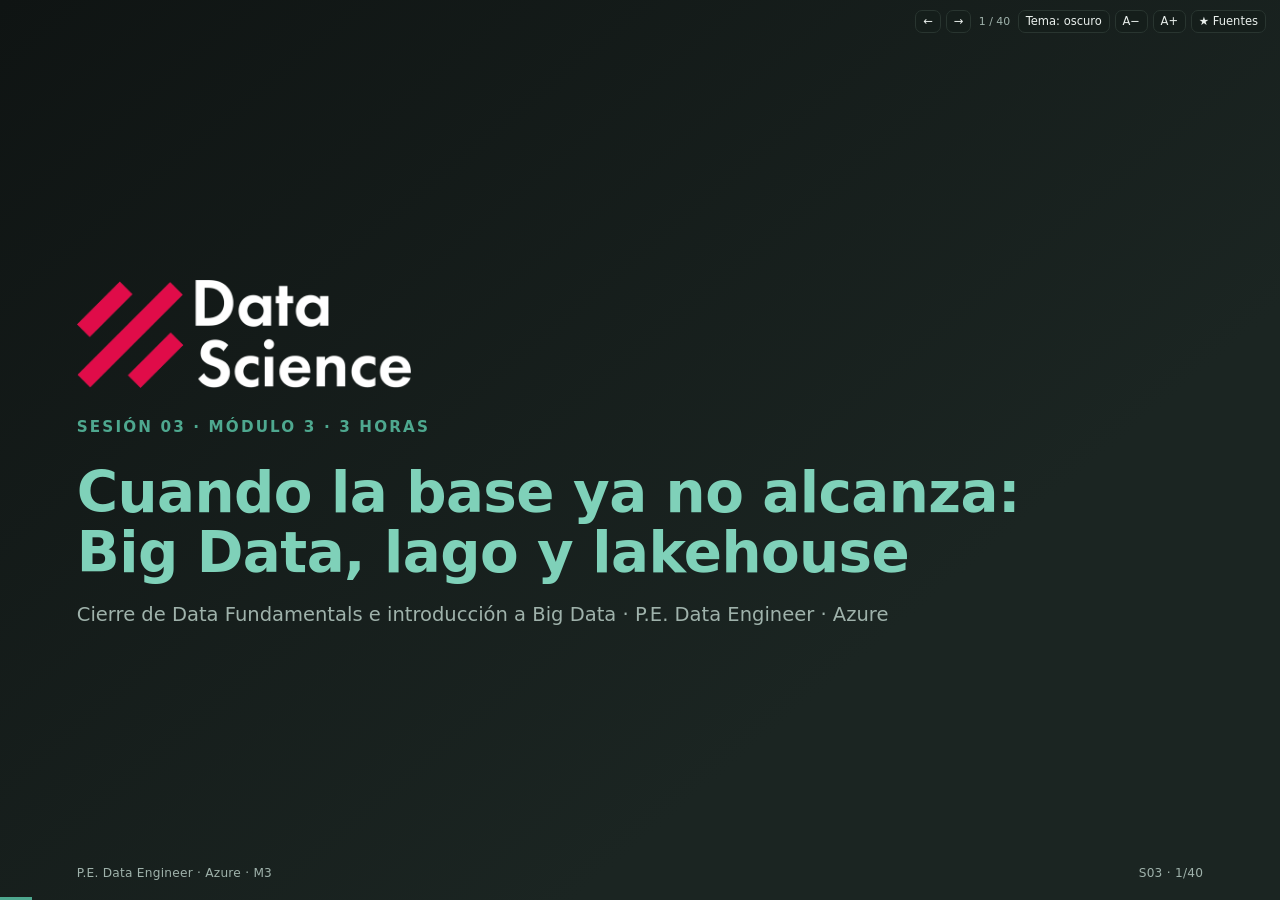
<file: sesion-03/S03-deck.html>
<!doctype html>
<html lang="es">
<head>
<meta charset="utf-8">
<meta name="viewport" content="width=device-width,initial-scale=1">
<title>Big Data, lago y lakehouse · Sesión 03</title>
<meta name="description" content="Sesión 03 del curso P.E. Data Engineer · Azure: Big Data, ciclo de vida, formatos, warehouse, lakehouse y arquitectura de datos.">
<link rel="icon" href="data:,">
<link rel="stylesheet" href="deck.css">
</head>
<body class="tema-oscuro">
<div id="deck">
<section class='slide hero' id='s01' data-n='1' data-time='0-2'><img class='logo-big logo-oscuro' src='assets/dsrp-logo-oscuro.png' alt='DSRP Data Science'><img class='logo-big logo-claro' src='assets/dsrp-logo-claro.png' alt=''><p class='kicker'>Sesión 03 · Módulo 3 · 3 horas</p><h2>Cuando la base ya no alcanza: Big Data, lago y lakehouse</h2><p class='sub'>Cierre de Data Fundamentals e introducción a Big Data · P.E. Data Engineer · Azure</p><footer class='foot'><span>P.E. Data Engineer · Azure · M3</span><span>S03 · 1/40</span></footer></section><section class='slide bullets' id='s02' data-n='2' data-time='2-5'><img class='logo logo-oscuro' src='assets/dsrp-logo-oscuro.png' alt='DSRP Data Science'><img class='logo logo-claro' src='assets/dsrp-logo-claro.png' alt=''><h2>Al cerrar vas a poder decidir cinco cosas</h2><ul><li>Explicar Big Data con las 5 V y un caso de Andina, no con una definición suelta.</li><li>Describir el ciclo de vida del dato: ingesta, almacenamiento, procesamiento y exploración.</li><li>Comparar warehouse, data lake y lakehouse y elegir con criterio.</li><li>Diseñar las zonas bronce, plata y oro para un caso concreto.</li><li>Justificar formatos, particiones y controles de gobierno en una arquitectura.</li></ul><footer class='foot'><span>P.E. Data Engineer · Azure · M3</span><span>S03 · 2/40</span></footer></section><section class='slide table' id='s02b' data-n='3' data-time='5-8'><img class='logo logo-oscuro' src='assets/dsrp-logo-oscuro.png' alt='DSRP Data Science'><img class='logo logo-claro' src='assets/dsrp-logo-claro.png' alt=''><h2>Cinco bloques, un laboratorio y una pausa: 180 minutos</h2><table><thead><tr><th>Bloque</th><th>Minutos</th><th>Sales con</th></tr></thead><tbody><tr><td>1 · De la base al Big Data</td><td>25</td><td>Por qué la base transaccional no alcanza y las 5 V aplicadas a Andina</td></tr><tr><td>2 · Ciclo de vida, ventanas y formatos</td><td>25</td><td>Batch o streaming y CSV, JSON, Parquet o Delta según la consulta</td></tr><tr><td>Pausa</td><td>10</td><td>Estirarte; al volver arranca warehouse, lake y lakehouse</td></tr><tr><td>3 · Warehouse, lake, lakehouse y Delta</td><td>25</td><td>Elegir por garantía, no por etiqueta</td></tr><tr><td>4 · Medallion, ETL/ELT, Spark y partición</td><td>25</td><td>Zonas bronce, plata y oro y la ruta derivada de la consulta</td></tr><tr><td>5 · Gobierno, costo y decisión</td><td>15</td><td>Quién lee qué, cuánto cuesta y qué va a cada zona</td></tr><tr><td>Laboratorio de diseño</td><td>35</td><td><code>entrega-s03.md</code> con el lakehouse de Andina</td></tr><tr><td>Cierre</td><td>20</td><td>Quiz de salida, glosario, fuentes y margen</td></tr></tbody></table><p class='note'>Los ejercicios cortos viven dentro de cada bloque; el laboratorio es el único tramo con reloj visible.</p><footer class='foot'><span>P.E. Data Engineer · Azure · M3</span><span>S03 · 3/40</span></footer></section><section class='slide table' id='s03' data-n='4' data-time='5-10'><img class='logo logo-oscuro' src='assets/dsrp-logo-oscuro.png' alt='DSRP Data Science'><img class='logo logo-claro' src='assets/dsrp-logo-claro.png' alt=''><h2>Lo que S02 resolvió y lo que todavía no<a class='mk' href='https://learn.microsoft.com/azure/architecture/data-guide/big-data/' target='_blank' rel='noopener' title='Microsoft Learn · Big Data' aria-label='Fuente: Microsoft Learn · Big Data'>★</a><a class='mk' href='https://learn.microsoft.com/azure/architecture/data-guide/relational-data/data-warehousing' target='_blank' rel='noopener' title='Microsoft Learn · Data Warehouse' aria-label='Fuente: Microsoft Learn · Data Warehouse'>★</a></h2><table><thead><tr><th>Pregunta</th><th>S02</th><th>S03</th></tr></thead><tbody><tr><td>¿Dónde viven los pedidos?</td><td>Azure SQL, cinco tablas</td><td>Sigue siendo la fuente transaccional</td></tr><tr><td>¿Cómo consulto una venta?</td><td>JOIN + SUM en T-SQL</td><td>Se conserva para el detalle exacto</td></tr><tr><td>¿Y los clics, logs, PDFs y eventos?</td><td>No se almacenan</td><td>Entran al lago como datos crudos</td></tr><tr><td>¿Cómo crece a millones de eventos?</td><td>No es el objetivo de una base transaccional</td><td>Ingesta, zonas y cómputo distribuido</td></tr><tr><td>¿Quién decide qué se puede leer?</td><td>Roles de base y schema</td><td>Gobierno, ACL/RBAC y catálogo</td></tr></tbody></table><p class='note'>S03 no reemplaza SQL: separa la verdad transaccional de la analítica y los datos no estructurados.</p><footer class='foot'><span>P.E. Data Engineer · Azure · M3</span><span>S03 · 4/40</span></footer></section><section class='slide bullets' id='s04' data-n='5' data-time='10-15'><img class='logo logo-oscuro' src='assets/dsrp-logo-oscuro.png' alt='DSRP Data Science'><img class='logo logo-claro' src='assets/dsrp-logo-claro.png' alt=''><h2>Una base transaccional no falla por ‘ser chica’: falla por la carga equivocada</h2><ul><li>Millones de eventos por minuto: escritura y lectura compiten con reportes.</li><li>Datos que no son filas: JSON variable, logs, imágenes, audio, PDF.</li><li>Histórico de años: el reporte recorre todo y bloquea la operación.</li><li>Costo: escalar la base para analítica encarece la transacción.</li><li>Gobierno: no todos los datos tienen la misma sensibilidad ni retención.</li></ul><footer class='foot'><span>P.E. Data Engineer · Azure · M3</span><span>S03 · 5/40</span></footer></section><section class='slide bullets' id='s05' data-n='6' data-time='15-20'><img class='logo logo-oscuro' src='assets/dsrp-logo-oscuro.png' alt='DSRP Data Science'><img class='logo logo-claro' src='assets/dsrp-logo-claro.png' alt=''><h2>Big Data no es ‘muchos datos’: es un conjunto que no cabe en el enfoque anterior<a class='mk' href='https://learn.microsoft.com/azure/architecture/data-guide/big-data/' target='_blank' rel='noopener' title='Microsoft Learn · Big Data' aria-label='Fuente: Microsoft Learn · Big Data'>★</a></h2><ul><li>Volumen: la escala supera lo que una máquina o una base tradicional manejan con comodidad.</li><li>Velocidad: los datos llegan y cambian rápido; la decisión tiene ventana.</li><li>Variedad: filas, JSON, texto, imágenes, audio, logs y eventos.</li><li>Veracidad: más datos no significa datos correctos ni confiables.</li><li>Valor: más datos no significa que sirvan para una decisión.</li><li>La definición importa menos que la decisión: qué guardas, dónde y para qué.</li></ul><footer class='foot'><span>P.E. Data Engineer · Azure · M3</span><span>S03 · 6/40</span></footer></section><section class='slide table dense' id='s06' data-n='7' data-time='20-27'><img class='logo logo-oscuro' src='assets/dsrp-logo-oscuro.png' alt='DSRP Data Science'><img class='logo logo-claro' src='assets/dsrp-logo-claro.png' alt=''><h2>Las 5 V se entienden con el caso Andina, no en abstracto<a class='mk' href='https://learn.microsoft.com/azure/architecture/data-guide/big-data/' target='_blank' rel='noopener' title='Microsoft Learn · Big Data' aria-label='Fuente: Microsoft Learn · Big Data'>★</a></h2><table><thead><tr><th>V</th><th>Pregunta</th><th>Ejemplo Andina</th><th>Decisión</th></tr></thead><tbody><tr><td>Volumen</td><td>¿Cuánto ocupa y cuánto crecerá?</td><td>Pedidos, pagos y 40 tiendas; millones de líneas al año</td><td>Lago para histórico; SQL para la operación</td></tr><tr><td>Velocidad</td><td>¿En cuánto tiempo debe estar?</td><td>Clics y stock casi en tiempo real; facturación diaria</td><td>Streaming para eventos; batch para cierre</td></tr><tr><td>Variedad</td><td>¿Qué formatos y relaciones?</td><td>CSV de productos, JSON de clics, PDFs, logs</td><td>Zonas y formatos distintos; no todo a SQL</td></tr><tr><td>Veracidad</td><td>¿El dato es correcto y confiable?</td><td>Duplicados, región faltante, fecha futura</td><td>Calidad y validación antes de plata</td></tr><tr><td>Valor</td><td>¿Sirve para una decisión?</td><td>Un dato correcto que nadie usa</td><td>Justificar la pregunta antes de guardar</td></tr></tbody></table><footer class='foot'><span>P.E. Data Engineer · Azure · M3</span><span>S03 · 7/40</span></footer></section><section class='slide gallery' id='s07' data-n='8' data-time='27-30'><img class='logo logo-oscuro' src='assets/dsrp-logo-oscuro.png' alt='DSRP Data Science'><img class='logo logo-claro' src='assets/dsrp-logo-claro.png' alt=''><h2>El ciclo de vida del dato: cuatro fases que se diseñan juntas<a class='mk' href='https://learn.microsoft.com/azure/architecture/data-guide/big-data/' target='_blank' rel='noopener' title='Microsoft Learn · Big Data' aria-label='Fuente: Microsoft Learn · Big Data'>★</a><a class='mk' href='https://learn.microsoft.com/azure/architecture/data-guide/big-data/batch-processing' target='_blank' rel='noopener' title='Microsoft Learn · Batch processing' aria-label='Fuente: Microsoft Learn · Batch processing'>★</a></h2><div class='gal solo'><figure><button type='button' class='zoom' data-src='assets/data-lifecycle.svg' data-alt='Diagrama de las cuatro fases del ciclo de vida del dato: ingesta, almacenamiento, procesamiento y exploración, con ejemplos de Andina' aria-label='Ampliar: Diagrama de las cuatro fases del ciclo de vida del dato: ingesta, almacenamiento, procesamiento y exploración, con ejemplos de Andina'><img src='assets/data-lifecycle.svg' alt='Diagrama de las cuatro fases del ciclo de vida del dato: ingesta, almacenamiento, procesamiento y exploración, con ejemplos de Andina'></button><figcaption>Ingesta, almacenamiento, procesamiento y exploración: cada fase tiene una decisión distinta.</figcaption></figure></div><p class='note'>El ciclo no es una línea recta: la exploración descubre datos faltantes y vuelve a la ingesta. La arquitectura debe permitir ese regreso sin romper el histórico.</p><footer class='foot'><span>P.E. Data Engineer · Azure · M3</span><span>S03 · 8/40</span></footer></section><section class='slide two-col' id='s08' data-n='9' data-time='30-36'><img class='logo logo-oscuro' src='assets/dsrp-logo-oscuro.png' alt='DSRP Data Science'><img class='logo logo-claro' src='assets/dsrp-logo-claro.png' alt=''><h2>Batch y streaming no son ‘viejo’ y ‘nuevo’: son ventanas de decisión<a class='mk' href='https://learn.microsoft.com/azure/architecture/data-guide/big-data/batch-processing' target='_blank' rel='noopener' title='Microsoft Learn · Batch processing' aria-label='Fuente: Microsoft Learn · Batch processing'>★</a></h2><div class='cols'><div class='col'><h3>Batch</h3><ul><li>Procesa bloques por horario o tamaño.</li><li>Ejemplo: cierre diario de ventas y conciliación.</li><li>Más simple de operar y de reprocesar.</li><li>La decisión espera; el costo suele ser menor.</li></ul></div><div class='col'><h3>Streaming</h3><ul><li>Procesa eventos a medida que llegan.</li><li>Ejemplo: stock, fraude, clics o alertas.</li><li>Ventana corta; exige manejo de atrasos y duplicados.</li><li>Más complejo y sensible al costo por evento.</li></ul></div></div><footer class='foot'><span>P.E. Data Engineer · Azure · M3</span><span>S03 · 9/40</span></footer></section><section class='slide table dense' id='s08b' data-n='10' data-time='34–39'><img class='logo logo-oscuro' src='assets/dsrp-logo-oscuro.png' alt='DSRP Data Science'><img class='logo logo-claro' src='assets/dsrp-logo-claro.png' alt=''><h2>Ejercicio · Triage batch o streaming: elige la ventana, no el servicio<a class='mk' href='https://learn.microsoft.com/azure/architecture/data-guide/big-data/batch-processing' target='_blank' rel='noopener' title='Microsoft Learn · Batch processing' aria-label='Fuente: Microsoft Learn · Batch processing'>★</a></h2><table><thead><tr><th>Señal de Andina</th><th>Ventana</th><th>Qué se rompe si eliges la otra</th></tr></thead><tbody><tr><td>Cierre de caja diario</td><td>Batch nocturno</td><td>Streaming agrega costo y no cambia la decisión</td></tr><tr><td>Alerta de stock bajo</td><td>Streaming</td><td>Batch llega tarde y el quiebre ya ocurrió</td></tr><tr><td>Conciliación de pagos</td><td>Batch</td><td>Streaming no arregla la exactitud; complica el reproceso</td></tr><tr><td>Fraude en checkout</td><td>Streaming</td><td>Batch permite la compra fraudulenta</td></tr><tr><td>Reporte semanal de márgenes</td><td>Batch</td><td>Streaming no aporta valor a una decisión semanal</td></tr><tr><td>Clics para recomendación</td><td>Streaming o micro-batch</td><td>Depende de la latencia que exija la recomendación</td></tr></tbody></table><p class='note'>Ejemplo resuelto: cierre de caja es batch porque la decisión espera al día; alerta de stock es streaming porque la ventana es corta. Una fila puede quedar como ‘depende’: escribe el supuesto.</p><footer class='foot'><span>P.E. Data Engineer · Azure · M3</span><span>S03 · 10/40</span></footer></section><section class='slide table dense' id='s09' data-n='11' data-time='36-42'><img class='logo logo-oscuro' src='assets/dsrp-logo-oscuro.png' alt='DSRP Data Science'><img class='logo logo-claro' src='assets/dsrp-logo-claro.png' alt=''><h2>Cada fuente de Andina tiene un formato y una frecuencia distintos<a class='mk' href='https://learn.microsoft.com/azure/architecture/data-guide/big-data/batch-processing' target='_blank' rel='noopener' title='Microsoft Learn · Batch processing' aria-label='Fuente: Microsoft Learn · Batch processing'>★</a><a class='mk' href='https://learn.microsoft.com/azure/architecture/data-guide/technology-choices/data-storage' target='_blank' rel='noopener' title='Microsoft Learn · Data storage technology choices' aria-label='Fuente: Microsoft Learn · Data storage technology choices'>★</a></h2><table><thead><tr><th>Fuente</th><th>Formato</th><th>Frecuencia</th><th>Destino probable</th></tr></thead><tbody><tr><td>Pedidos y pagos</td><td>Tablas SQL</td><td>Transaccional</td><td>SQL + bronce</td></tr><tr><td>Productos y clientes</td><td>CSV</td><td>Diario o por lote</td><td>Bronce y plata</td></tr><tr><td>Clics y navegación</td><td>JSON</td><td>Streaming</td><td>Bronce y streaming</td></tr><tr><td>Facturas y contratos</td><td>PDF</td><td>Por evento</td><td>Lago + extracción</td></tr><tr><td>Logs de aplicación</td><td>Texto/JSON</td><td>Continuo</td><td>Lago crudo</td></tr><tr><td>Puntajes de modelos</td><td>CSV/JSON</td><td>Batch</td><td>Plata/oro</td></tr></tbody></table><footer class='foot'><span>P.E. Data Engineer · Azure · M3</span><span>S03 · 11/40</span></footer></section><section class='slide table dense' id='s10' data-n='12' data-time='42-48'><img class='logo logo-oscuro' src='assets/dsrp-logo-oscuro.png' alt='DSRP Data Science'><img class='logo logo-claro' src='assets/dsrp-logo-claro.png' alt=''><h2>El formato cambia el costo de leer: CSV, JSON, Parquet y Delta<a class='mk' href='https://learn.microsoft.com/azure/databricks/ldp/parquet' target='_blank' rel='noopener' title='Microsoft Learn · Parquet' aria-label='Fuente: Microsoft Learn · Parquet'>★</a><a class='mk' href='https://learn.microsoft.com/azure/databricks/delta/' target='_blank' rel='noopener' title='Microsoft Learn · Delta Lake' aria-label='Fuente: Microsoft Learn · Delta Lake'>★</a><a class='mk' href='https://learn.microsoft.com/azure/architecture/data-guide/scenarios/data-formats' target='_blank' rel='noopener' title='Microsoft Learn · Formatos de archivo' aria-label='Fuente: Microsoft Learn · Formatos de archivo'>★</a><a class='mk' href='https://1drv.ms/f/c/1289efb90ecc5018/IgAz8Tx1gcPxQZCxhbxZo0hZAR4jJGZn3lUeCoXYwILkMDU' target='_blank' rel='noopener' title='Práctica · 1 millón de pedidos en CSV, JSON, Parquet y Excel (OneDrive)' aria-label='Fuente: Práctica · 1 millón de pedidos en CSV, JSON, Parquet y Excel (OneDrive)'>★</a></h2><table><thead><tr><th>Formato</th><th>Fortaleza</th><th>Límite</th><th>Cuándo usarlo</th></tr></thead><tbody><tr><td>CSV</td><td>Simple, universal y legible</td><td>Sin tipos, pesado y sin estadísticas</td><td>Intercambio y datos pequeños</td></tr><tr><td>JSON</td><td>Flexible y anidado</td><td>Verboso y costoso de escanear</td><td>Eventos y APIs</td></tr><tr><td>Parquet</td><td>Columnar, comprimido y con esquema</td><td>No está pensado para updates frecuentes</td><td>Analítica de columnas</td></tr><tr><td>Delta</td><td>Parquet + transacciones + historial</td><td>Requiere motor compatible</td><td>Lakehouse con ACID</td></tr></tbody></table><p class='note'>Compruébalo con 1 millón de pedidos x 20 columnas: JSON 394 MB, CSV 129 MB, Parquet 41 MB, Excel 7,5 MB (zip, 57 s en escribir y tope de 1.048.576 filas). Descárgalos con la ★ de Práctica.</p><footer class='foot'><span>P.E. Data Engineer · Azure · M3</span><span>S03 · 12/40</span></footer></section><section class='slide table dense' id='s10b' data-n='13' data-time='45–53'><img class='logo logo-oscuro' src='assets/dsrp-logo-oscuro.png' alt='DSRP Data Science'><img class='logo logo-claro' src='assets/dsrp-logo-claro.png' alt=''><h2>Ejercicio · De la consulta al formato: decide con la consulta, no con la moda<a class='mk' href='https://learn.microsoft.com/azure/databricks/ldp/parquet' target='_blank' rel='noopener' title='Microsoft Learn · Parquet' aria-label='Fuente: Microsoft Learn · Parquet'>★</a><a class='mk' href='https://learn.microsoft.com/azure/databricks/delta/' target='_blank' rel='noopener' title='Microsoft Learn · Delta Lake' aria-label='Fuente: Microsoft Learn · Delta Lake'>★</a><a class='mk' href='https://learn.microsoft.com/azure/architecture/data-guide/scenarios/data-formats' target='_blank' rel='noopener' title='Microsoft Learn · Formatos de archivo' aria-label='Fuente: Microsoft Learn · Formatos de archivo'>★</a></h2><table><thead><tr><th>Caso</th><th>Formato/partición</th><th>Porqué (columnas o updates)</th><th>Qué se pierde</th></tr></thead><tbody><tr><td>Reporte diario de ventas que lee fecha y total de 200M filas</td><td>Parquet particionado por fecha</td><td>Lee solo 2 columnas y no actualiza filas</td><td>Escritura fila a fila más costosa</td></tr><tr><td>Historial de pedidos con correcciones diarias de estado</td><td>Delta</td><td>UPDATE/MERGE y auditoría de cambios</td><td>Más complejidad y costo de motor</td></tr><tr><td>Eventos de clic con esquema variable</td><td>JSON en bronce → Parquet en plata</td><td>Conserva flexibilidad y luego tipa</td><td>Doble almacenamiento y un paso extra</td></tr></tbody></table><p class='note'>Ejemplo resuelto: si la consulta lee dos columnas y no actualiza, Parquet particionado es la respuesta. Se rechaza ‘porque es más rápido’ sin nombrar columnas o updates.</p><footer class='foot'><span>P.E. Data Engineer · Azure · M3</span><span>S03 · 13/40</span></footer></section><section class='slide gallery' id='s11' data-n='14' data-time='48-53'><img class='logo logo-oscuro' src='assets/dsrp-logo-oscuro.png' alt='DSRP Data Science'><img class='logo logo-claro' src='assets/dsrp-logo-claro.png' alt=''><h2>Por qué una consulta de dos columnas no necesita leer todas las columnas<a class='mk' href='https://learn.microsoft.com/azure/databricks/ldp/parquet' target='_blank' rel='noopener' title='Microsoft Learn · Parquet' aria-label='Fuente: Microsoft Learn · Parquet'>★</a><a class='mk' href='https://learn.microsoft.com/azure/architecture/data-guide/scenarios/data-formats' target='_blank' rel='noopener' title='Microsoft Learn · Formatos de archivo' aria-label='Fuente: Microsoft Learn · Formatos de archivo'>★</a></h2><div class='gal solo'><figure><button type='button' class='zoom' data-src='assets/row-vs-columnar.svg' data-alt='Comparación entre almacenamiento por fila y por columna para una consulta que solo lee status y total' aria-label='Ampliar: Comparación entre almacenamiento por fila y por columna para una consulta que solo lee status y total'><img src='assets/row-vs-columnar.svg' alt='Comparación entre almacenamiento por fila y por columna para una consulta que solo lee status y total'></button><figcaption>Fila: recorre registros completos. Columna: lee solo los bloques de las columnas consultadas.</figcaption></figure></div><p class='note'>No es que un formato sea universalmente mejor: es que la consulta analítica lee pocas columnas de muchas filas. Para una escritura transaccional puntual, el cálculo cambia.</p><footer class='foot'><span>P.E. Data Engineer · Azure · M3</span><span>S03 · 14/40</span></footer></section><section class='slide section' id='s11b' data-n='15' data-time='50-65'><img class='logo-big logo-oscuro' src='assets/dsrp-logo-oscuro.png' alt='DSRP Data Science'><img class='logo-big logo-claro' src='assets/dsrp-logo-claro.png' alt=''><h2>Pausa de 10 minutos</h2><p class='sub'>Al volver: warehouse, lake y lakehouse. Ten a mano el caso Andina y tus notas de los bloques 1 y 2</p><footer class='foot'><span>P.E. Data Engineer · Azure · M3</span><span>S03 · 15/40</span></footer></section><section class='slide two-col' id='s12' data-n='16' data-time='53-58'><img class='logo logo-oscuro' src='assets/dsrp-logo-oscuro.png' alt='DSRP Data Science'><img class='logo logo-claro' src='assets/dsrp-logo-claro.png' alt=''><h2>Data Warehouse: verdad curada para decidir<a class='mk' href='https://learn.microsoft.com/azure/architecture/data-guide/relational-data/data-warehousing' target='_blank' rel='noopener' title='Microsoft Learn · Data Warehouse' aria-label='Fuente: Microsoft Learn · Data Warehouse'>★</a></h2><div class='cols'><div class='col'><h3>Fortalezas</h3><ul><li>Esquema definido y modelado para BI.</li><li>Consultas SQL maduras y gobierno fuerte.</li><li>Calidad y conformidad entre áreas.</li><li>Ideal para métricas estables y reportes.</li></ul></div><div class='col'><h3>Límites</h3><ul><li>Caro para datos crudos y volúmenes enormes.</li><li>Rígido para esquemas que cambian por evento.</li><li>No es el mejor lugar para PDFs, audio o logs.</li><li>Cambiar el modelo puede exigir migraciones.</li></ul></div></div><footer class='foot'><span>P.E. Data Engineer · Azure · M3</span><span>S03 · 16/40</span></footer></section><section class='slide two-col' id='s13' data-n='17' data-time='58-63'><img class='logo logo-oscuro' src='assets/dsrp-logo-oscuro.png' alt='DSRP Data Science'><img class='logo logo-claro' src='assets/dsrp-logo-claro.png' alt=''><h2>Data Lake: guarda primero, interpreta después<a class='mk' href='https://learn.microsoft.com/azure/storage/blobs/data-lake-storage-introduction' target='_blank' rel='noopener' title='Microsoft Learn · ADLS Gen2' aria-label='Fuente: Microsoft Learn · ADLS Gen2'>★</a><a class='mk' href='https://learn.microsoft.com/azure/architecture/data-guide/technology-choices/data-storage' target='_blank' rel='noopener' title='Microsoft Learn · Data storage technology choices' aria-label='Fuente: Microsoft Learn · Data storage technology choices'>★</a></h2><div class='cols'><div class='col'><h3>Fortalezas</h3><ul><li>Acepta cualquier formato y volumen.</li><li>Almacenamiento económico y elástico.</li><li>Sirve para datos crudos, históricos y ML.</li><li>No exige un esquema único al escribir.</li></ul></div><div class='col'><h3>Riesgos</h3><ul><li>Sin gobierno se convierte en un pantano.</li><li>Calidad y linaje no aparecen solos.</li><li>Consultas SQL menos eficientes sin formato y particiones.</li><li>Duplicados y archivos huérfanos se acumulan.</li></ul></div></div><footer class='foot'><span>P.E. Data Engineer · Azure · M3</span><span>S03 · 17/40</span></footer></section><section class='slide two-col' id='s14' data-n='18' data-time='63-68'><img class='logo logo-oscuro' src='assets/dsrp-logo-oscuro.png' alt='DSRP Data Science'><img class='logo logo-claro' src='assets/dsrp-logo-claro.png' alt=''><h2>Lakehouse: la flexibilidad del lago con la confianza del warehouse<a class='mk' href='https://learn.microsoft.com/azure/databricks/delta/' target='_blank' rel='noopener' title='Microsoft Learn · Delta Lake' aria-label='Fuente: Microsoft Learn · Delta Lake'>★</a><a class='mk' href='https://learn.microsoft.com/azure/databricks/lakehouse/medallion' target='_blank' rel='noopener' title='Microsoft Learn · Medallion Architecture' aria-label='Fuente: Microsoft Learn · Medallion Architecture'>★</a></h2><div class='cols'><div class='col'><h3>Qué agrega</h3><ul><li>Transacciones y esquema sobre archivos del lago.</li><li>Delta Lake: historial, ACID y evolución.</li><li>Una sola plataforma para BI, datos y ML.</li><li>Separación entre almacenamiento y cómputo.</li></ul></div><div class='col'><h3>Qué exige</h3><ul><li>Gobierno y catálogo desde el inicio.</li><li>Disciplina de zonas y calidad.</li><li>Motores compatibles con tablas Delta.</li><li>Control de costo de cómputo y pequeños archivos.</li></ul></div></div><footer class='foot'><span>P.E. Data Engineer · Azure · M3</span><span>S03 · 18/40</span></footer></section><section class='slide table dense' id='s15' data-n='19' data-time='68-74'><img class='logo logo-oscuro' src='assets/dsrp-logo-oscuro.png' alt='DSRP Data Science'><img class='logo logo-claro' src='assets/dsrp-logo-claro.png' alt=''><h2>Warehouse, lake y lakehouse: elige por garantía, no por etiqueta<a class='mk' href='https://learn.microsoft.com/azure/architecture/data-guide/relational-data/data-warehousing' target='_blank' rel='noopener' title='Microsoft Learn · Data Warehouse' aria-label='Fuente: Microsoft Learn · Data Warehouse'>★</a><a class='mk' href='https://learn.microsoft.com/azure/databricks/lakehouse/medallion' target='_blank' rel='noopener' title='Microsoft Learn · Medallion Architecture' aria-label='Fuente: Microsoft Learn · Medallion Architecture'>★</a><a class='mk' href='https://learn.microsoft.com/azure/architecture/data-guide/technology-choices/data-storage' target='_blank' rel='noopener' title='Microsoft Learn · Data storage technology choices' aria-label='Fuente: Microsoft Learn · Data storage technology choices'>★</a></h2><table><thead><tr><th>Criterio</th><th>Warehouse</th><th>Data Lake</th><th>Lakehouse</th></tr></thead><tbody><tr><td>Datos</td><td>Estructurados y curados</td><td>Cualquier formato</td><td>Archivos + tablas Delta</td></tr><tr><td>Esquema</td><td>On-write, modelado</td><td>On-read, flexible</td><td>On-write con evolución</td></tr><tr><td>Transacciones</td><td>Fuertes</td><td>Limitadas o del motor</td><td>ACID en tabla Delta</td></tr><tr><td>Costo dominante</td><td>Cómputo y almacenamiento</td><td>Almacenamiento económico</td><td>Almacenamiento + cómputo</td></tr><tr><td>Mejor para</td><td>BI y métricas estables</td><td>Crudo, ML y exploración</td><td>Una plataforma unificada</td></tr></tbody></table><footer class='foot'><span>P.E. Data Engineer · Azure · M3</span><span>S03 · 19/40</span></footer></section><section class='slide bullets' id='s16' data-n='20' data-time='74-80'><img class='logo logo-oscuro' src='assets/dsrp-logo-oscuro.png' alt='DSRP Data Science'><img class='logo logo-claro' src='assets/dsrp-logo-claro.png' alt=''><h2>Delta Lake: qué agrega exactamente sobre Parquet<a class='mk' href='https://learn.microsoft.com/azure/databricks/delta/' target='_blank' rel='noopener' title='Microsoft Learn · Delta Lake' aria-label='Fuente: Microsoft Learn · Delta Lake'>★</a></h2><ul><li>Transacciones ACID: una escritura se confirma completa o no se confirma.</li><li>Historial de versiones: puedes leer una versión anterior y auditar cambios.</li><li>Esquema evolutivo controlado: agregar columnas sin romper lectores.</li><li>MERGE y upserts: actualizar sin reescribir todo el lago a mano.</li><li>Time travel: reproducir un reporte con el estado de ayer.</li></ul><footer class='foot'><span>P.E. Data Engineer · Azure · M3</span><span>S03 · 20/40</span></footer></section><section class='slide table dense' id='s16b' data-n='21' data-time='86–92'><img class='logo logo-oscuro' src='assets/dsrp-logo-oscuro.png' alt='DSRP Data Science'><img class='logo logo-claro' src='assets/dsrp-logo-claro.png' alt=''><h2>Ejercicio · Delta o Parquet en tres escenarios<a class='mk' href='https://learn.microsoft.com/azure/databricks/delta/' target='_blank' rel='noopener' title='Microsoft Learn · Delta Lake' aria-label='Fuente: Microsoft Learn · Delta Lake'>★</a></h2><table><thead><tr><th>Escenario</th><th>Formato</th><th>Garantía que necesitas</th><th>Qué NO resuelve</th></tr></thead><tbody><tr><td>Reporte histórico inmutable</td><td>Parquet</td><td>Solo lectura por columnas</td><td>Actualizaciones y auditoría de cambios</td></tr><tr><td>Upsert diario de stock</td><td>Delta</td><td>ACID y MERGE</td><td>Calidad del dato de origen</td></tr><tr><td>Auditoría de cambio de precio</td><td>Delta</td><td>Historial y time travel</td><td>Duplicados de la fuente</td></tr></tbody></table><p class='note'>Ejemplo resuelto: Delta no valida duplicados de la fuente; resuelve transacciones y versiones. La calidad se controla antes, en plata.</p><footer class='foot'><span>P.E. Data Engineer · Azure · M3</span><span>S03 · 21/40</span></footer></section><section class='slide gallery' id='s17' data-n='22' data-time='80-86'><img class='logo logo-oscuro' src='assets/dsrp-logo-oscuro.png' alt='DSRP Data Science'><img class='logo logo-claro' src='assets/dsrp-logo-claro.png' alt=''><h2>Bronce, plata y oro: cada zona responde una pregunta distinta<a class='mk' href='https://learn.microsoft.com/azure/databricks/lakehouse/medallion' target='_blank' rel='noopener' title='Microsoft Learn · Medallion Architecture' aria-label='Fuente: Microsoft Learn · Medallion Architecture'>★</a><a class='mk' href='https://learn.microsoft.com/azure/storage/blobs/data-lake-storage-introduction' target='_blank' rel='noopener' title='Microsoft Learn · ADLS Gen2' aria-label='Fuente: Microsoft Learn · ADLS Gen2'>★</a></h2><div class='gal solo'><figure><button type='button' class='zoom' data-src='assets/medallion.svg' data-alt='Arquitectura medallion con fuentes, bronce raw, plata curated y oro serving para Andina Retail' aria-label='Ampliar: Arquitectura medallion con fuentes, bronce raw, plata curated y oro serving para Andina Retail'><img src='assets/medallion.svg' alt='Arquitectura medallion con fuentes, bronce raw, plata curated y oro serving para Andina Retail'></button><figcaption>Bronce conserva el crudo y el linaje; plata limpia y cruza; oro agrega y sirve la decisión.</figcaption></figure></div><p class='note'>No copies la misma tabla tres veces sin una pregunta. Cada zona debe tener dueño, regla de calidad y consumidor.</p><footer class='foot'><span>P.E. Data Engineer · Azure · M3</span><span>S03 · 22/40</span></footer></section><section class='slide gallery' id='s18' data-n='23' data-time='86-92'><img class='logo logo-oscuro' src='assets/dsrp-logo-oscuro.png' alt='DSRP Data Science'><img class='logo logo-claro' src='assets/dsrp-logo-claro.png' alt=''><h2>La arquitectura objetivo de Andina, de punta a punta<a class='mk' href='https://learn.microsoft.com/azure/databricks/lakehouse/medallion' target='_blank' rel='noopener' title='Microsoft Learn · Medallion Architecture' aria-label='Fuente: Microsoft Learn · Medallion Architecture'>★</a><a class='mk' href='https://learn.microsoft.com/azure/storage/blobs/data-lake-storage-introduction' target='_blank' rel='noopener' title='Microsoft Learn · ADLS Gen2' aria-label='Fuente: Microsoft Learn · ADLS Gen2'>★</a><a class='mk' href='https://learn.microsoft.com/azure/architecture/data-guide/big-data/batch-processing' target='_blank' rel='noopener' title='Microsoft Learn · Batch processing' aria-label='Fuente: Microsoft Learn · Batch processing'>★</a></h2><div class='gal solo'><figure><button type='button' class='zoom' data-src='assets/target-architecture.svg' data-alt='Arquitectura objetivo de Andina: orígenes, ingesta, ADLS Gen2 con zonas bronce/plata/oro, cómputo y consumo, con gobierno transversal' aria-label='Ampliar: Arquitectura objetivo de Andina: orígenes, ingesta, ADLS Gen2 con zonas bronce/plata/oro, cómputo y consumo, con gobierno transversal'><img src='assets/target-architecture.svg' alt='Arquitectura objetivo de Andina: orígenes, ingesta, ADLS Gen2 con zonas bronce/plata/oro, cómputo y consumo, con gobierno transversal'></button><figcaption>Orígenes → ingesta → ADLS con zonas → Databricks → consumo; gobierno, identidad y costo en todas las capas.</figcaption></figure></div><p class='note'>La arquitectura es una hipótesis: cada flecha debe tener dueño, latencia, formato y control. Si una flecha no se puede explicar, todavía no está diseñada.</p><footer class='foot'><span>P.E. Data Engineer · Azure · M3</span><span>S03 · 23/40</span></footer></section><section class='slide table dense' id='s18b' data-n='24' data-time='97–107'><img class='logo logo-oscuro' src='assets/dsrp-logo-oscuro.png' alt='DSRP Data Science'><img class='logo logo-claro' src='assets/dsrp-logo-claro.png' alt=''><h2>Ejercicio · Diagnóstico del pantano: encuentra tres defectos y su fix<a class='mk' href='https://learn.microsoft.com/azure/databricks/lakehouse/medallion' target='_blank' rel='noopener' title='Microsoft Learn · Medallion Architecture' aria-label='Fuente: Microsoft Learn · Medallion Architecture'>★</a><a class='mk' href='https://learn.microsoft.com/azure/storage/blobs/data-lake-storage-introduction' target='_blank' rel='noopener' title='Microsoft Learn · ADLS Gen2' aria-label='Fuente: Microsoft Learn · ADLS Gen2'>★</a><a class='mk' href='https://learn.microsoft.com/azure/architecture/data-guide/big-data/' target='_blank' rel='noopener' title='Microsoft Learn · Data engineering roles' aria-label='Fuente: Microsoft Learn · Data engineering roles'>★</a></h2><table><thead><tr><th>Defecto</th><th>Impacto</th><th>Fix</th><th>Zona</th></tr></thead><tbody><tr><td>La misma tabla está en bronce, plata y oro</td><td>Costo y confusión de dueño</td><td>Definir una pregunta por zona</td><td>Gobierno</td></tr><tr><td>PII en la zona oro</td><td>Riesgo legal y de acceso</td><td>Minimizar y restringir con ACL</td><td>Oro</td></tr><tr><td>Partición mensual para un reporte diario</td><td>Consulta lenta y costo alto</td><td>Particionar por día/fecha de negocio</td><td>Plata/oro</td></tr><tr><td>Ingesta duplicada sin deduplicación</td><td>Métricas infladas</td><td>Regla de calidad antes de plata</td><td>Plata</td></tr><tr><td>Zona sin dueño ni catálogo</td><td>Nadie responde por el dato</td><td>Asignar dueño y registrar linaje</td><td>Todas</td></tr></tbody></table><p class='note'>Ejemplo resuelto: PII en oro se corrige minimizando campos y aplicando ACL; no se ‘protege’ con una carpeta con nombre confuso.</p><footer class='foot'><span>P.E. Data Engineer · Azure · M3</span><span>S03 · 24/40</span></footer></section><section class='slide table dense' id='s19' data-n='25' data-time='92-97'><img class='logo logo-oscuro' src='assets/dsrp-logo-oscuro.png' alt='DSRP Data Science'><img class='logo logo-claro' src='assets/dsrp-logo-claro.png' alt=''><h2>ETL y ELT: cambia el orden, cambia el costo<a class='mk' href='https://learn.microsoft.com/azure/architecture/data-guide/big-data/batch-processing' target='_blank' rel='noopener' title='Microsoft Learn · Batch processing' aria-label='Fuente: Microsoft Learn · Batch processing'>★</a><a class='mk' href='https://learn.microsoft.com/azure/architecture/data-guide/technology-choices/data-storage' target='_blank' rel='noopener' title='Microsoft Learn · Data storage technology choices' aria-label='Fuente: Microsoft Learn · Data storage technology choices'>★</a></h2><table><thead><tr><th>Modelo</th><th>Orden</th><th>Ventaja</th><th>Riesgo</th></tr></thead><tbody><tr><td>ETL</td><td>Extrae, transforma y carga</td><td>Dato limpio antes de entrar</td><td>Transformación rígida y costosa fuera del destino</td></tr><tr><td>ELT</td><td>Extrae, carga y transforma en el destino</td><td>Flexibilidad y reproceso en el lago</td><td>Crudo sin control se acumula</td></tr><tr><td>Streaming</td><td>Extrae y transforma por evento</td><td>Latencia baja</td><td>Duplicados, atrasos y costo por evento</td></tr></tbody></table><footer class='foot'><span>P.E. Data Engineer · Azure · M3</span><span>S03 · 25/40</span></footer></section><section class='slide bullets' id='s20' data-n='26' data-time='97-102'><img class='logo logo-oscuro' src='assets/dsrp-logo-oscuro.png' alt='DSRP Data Science'><img class='logo logo-claro' src='assets/dsrp-logo-claro.png' alt=''><h2>Spark y Databricks: cómputo distribuido, no una base más<a class='mk' href='https://learn.microsoft.com/azure/databricks/delta/' target='_blank' rel='noopener' title='Microsoft Learn · Delta Lake' aria-label='Fuente: Microsoft Learn · Delta Lake'>★</a><a class='mk' href='https://learn.microsoft.com/azure/databricks/lakehouse/medallion' target='_blank' rel='noopener' title='Microsoft Learn · Medallion Architecture' aria-label='Fuente: Microsoft Learn · Medallion Architecture'>★</a></h2><ul><li>Spark reparte el procesamiento en varios nodos y trabaja sobre archivos.</li><li>Databricks administra clusters, notebooks, jobs y tablas Delta.</li><li>No reemplaza a SQL: lo usa para transformar y consultar a escala.</li><li>El costo depende del clúster encendido, no solo del dato guardado.</li><li>Un job mal particionado puede ser más caro que un buen SQL.</li></ul><footer class='foot'><span>P.E. Data Engineer · Azure · M3</span><span>S03 · 26/40</span></footer></section><section class='slide code' id='s21' data-n='27' data-time='102-107'><img class='logo logo-oscuro' src='assets/dsrp-logo-oscuro.png' alt='DSRP Data Science'><img class='logo logo-claro' src='assets/dsrp-logo-claro.png' alt=''><h2>Particionar en el lago es diseñar carpetas con una pregunta<a class='mk' href='https://learn.microsoft.com/azure/databricks/lakehouse/medallion' target='_blank' rel='noopener' title='Microsoft Learn · Medallion Architecture' aria-label='Fuente: Microsoft Learn · Medallion Architecture'>★</a><a class='mk' href='https://learn.microsoft.com/azure/architecture/data-guide/scenarios/data-formats' target='_blank' rel='noopener' title='Microsoft Learn · Formatos de archivo' aria-label='Fuente: Microsoft Learn · Formatos de archivo'>★</a></h2><div class='code-wrap'><pre><code>adls://andina/bronze/pedidos/
  fecha_carga=2026-10-10/
    parte-0001.parquet
    parte-0002.parquet
  fecha_carga=2026-10-11/
    parte-0001.parquet

adls://andina/gold/ventas_por_dia/
  anio=2026/mes=10/dia=10/
    parte-0001.parquet</code></pre><ul><li>La partición correcta coincide con el filtro frecuente.</li><li>Muchas carpetas pequeñas cuestan más que un archivo grande.</li><li>Particiona por fecha de negocio o carga, no por un campo con 3 valores.</li></ul></div><footer class='foot'><span>P.E. Data Engineer · Azure · M3</span><span>S03 · 27/40</span></footer></section><section class='slide table dense' id='s21b' data-n='28' data-time='118–126'><img class='logo logo-oscuro' src='assets/dsrp-logo-oscuro.png' alt='DSRP Data Science'><img class='logo logo-claro' src='assets/dsrp-logo-claro.png' alt=''><h2>Ejercicio · Partición = filtro: deriva la ruta desde la consulta<a class='mk' href='https://learn.microsoft.com/azure/architecture/data-guide/scenarios/data-formats' target='_blank' rel='noopener' title='Microsoft Learn · Formatos de archivo' aria-label='Fuente: Microsoft Learn · Formatos de archivo'>★</a></h2><table><thead><tr><th>Consulta frecuente</th><th>Ruta propuesta</th><th>Riesgo</th></tr></thead><tbody><tr><td>Ventas del día</td><td>gold/ventas/dia=2026-10-10/</td><td>Podar por fecha</td></tr><tr><td>Conciliación por tienda</td><td>gold/conciliacion/tienda=.../</td><td>Evitar miles de archivos</td></tr><tr><td>Pedidos de un cliente</td><td>silver/pedidos/cliente=.../</td><td>Medir tamaño por carpeta</td></tr><tr><td>Pedidos por status</td><td>No particionar por status</td><td>3 valores: partición caliente</td></tr></tbody></table><p class='note'>Ejemplo resuelto: si el filtro dominante es fecha, la ruta por fecha permite podar archivos. Particionar por status con 3 valores no reparte.</p><footer class='foot'><span>P.E. Data Engineer · Azure · M3</span><span>S03 · 28/40</span></footer></section><section class='slide table dense' id='s22' data-n='29' data-time='107-112'><img class='logo logo-oscuro' src='assets/dsrp-logo-oscuro.png' alt='DSRP Data Science'><img class='logo logo-claro' src='assets/dsrp-logo-claro.png' alt=''><h2>Partición en el lago y partition key en Cosmos: se parecen, no son iguales<a class='mk' href='https://learn.microsoft.com/azure/databricks/lakehouse/medallion' target='_blank' rel='noopener' title='Microsoft Learn · Medallion Architecture' aria-label='Fuente: Microsoft Learn · Medallion Architecture'>★</a><a class='mk' href='https://learn.microsoft.com/azure/architecture/data-guide/scenarios/data-formats' target='_blank' rel='noopener' title='Microsoft Learn · Formatos de archivo' aria-label='Fuente: Microsoft Learn · Formatos de archivo'>★</a></h2><table><thead><tr><th>Aspecto</th><th>Partición en el lago</th><th>Partition key en Cosmos</th></tr></thead><tbody><tr><td>Qué es</td><td>Carpetas/rutas de archivos</td><td>Valor que decide la partición física</td></tr><tr><td>Se elige</td><td>Al escribir el pipeline</td><td>Al crear el contenedor; es inmutable</td></tr><tr><td>Objetivo</td><td>Podar archivos y ordenar el costo</td><td>Distribuir documentos y evitar hotspots</td></tr><tr><td>Consulta</td><td>Filtro por ruta/columna</td><td>Filtro que incluye la partition key</td></tr><tr><td>Ejemplo Andina</td><td>fecha_carga=2026-10-10</td><td>/clienteId = c-001</td></tr></tbody></table><footer class='foot'><span>P.E. Data Engineer · Azure · M3</span><span>S03 · 29/40</span></footer></section><section class='slide table dense' id='s23' data-n='30' data-time='112-117'><img class='logo logo-oscuro' src='assets/dsrp-logo-oscuro.png' alt='DSRP Data Science'><img class='logo logo-claro' src='assets/dsrp-logo-claro.png' alt=''><h2>Cinco roles, una misma plataforma: quién decide qué<a class='mk' href='https://learn.microsoft.com/azure/architecture/data-guide/big-data/' target='_blank' rel='noopener' title='Microsoft Learn · Data engineering roles' aria-label='Fuente: Microsoft Learn · Data engineering roles'>★</a></h2><table><thead><tr><th>Rol</th><th>Decide</th><th>No confundir con</th></tr></thead><tbody><tr><td>Data engineer</td><td>Ingesta, pipelines, zonas, calidad y costo</td><td>El que solo mueve archivos</td></tr><tr><td>Analytics engineer</td><td>Modelo semántico y métricas confiables</td><td>El que solo hace dashboards</td></tr><tr><td>Data analyst</td><td>Preguntas, visualización y validación de negocio</td><td>El dueño de la infraestructura</td></tr><tr><td>Data scientist</td><td>Experimentación, features y modelos</td><td>El que garantiza el pipeline</td></tr><tr><td>Plataforma/gobierno</td><td>Identidad, catálogo, seguridad y estándares</td><td>Un bloqueo burocrático</td></tr></tbody></table><footer class='foot'><span>P.E. Data Engineer · Azure · M3</span><span>S03 · 30/40</span></footer></section><section class='slide table dense' id='s24' data-n='31' data-time='117-122'><img class='logo logo-oscuro' src='assets/dsrp-logo-oscuro.png' alt='DSRP Data Science'><img class='logo logo-claro' src='assets/dsrp-logo-claro.png' alt=''><h2>Gobierno y seguridad: lo que no se resuelve con una carpeta<a class='mk' href='https://learn.microsoft.com/azure/storage/blobs/data-lake-storage-introduction' target='_blank' rel='noopener' title='Microsoft Learn · ADLS Gen2' aria-label='Fuente: Microsoft Learn · ADLS Gen2'>★</a><a class='mk' href='https://learn.microsoft.com/azure/architecture/data-guide/big-data/' target='_blank' rel='noopener' title='Microsoft Learn · Data engineering roles' aria-label='Fuente: Microsoft Learn · Data engineering roles'>★</a></h2><table><thead><tr><th>Riesgo</th><th>Control</th><th>En Andina</th></tr></thead><tbody><tr><td>Datos personales</td><td>Clasificación y minimización</td><td>No copiar email/teléfono a oro</td></tr><tr><td>Acceso indebido</td><td>RBAC en el plano de control y ACL en datos</td><td>Analistas leen oro, no bronce con PII</td></tr><tr><td>Cambio sin rastro</td><td>Linaje, versiones y auditoría</td><td>Delta time travel y catálogo</td></tr><tr><td>Costo sin dueño</td><td>Etiquetas, presupuesto y monitoreo</td><td>Costo por zona y por job</td></tr><tr><td>Dato de baja calidad</td><td>Reglas, pruebas y contratos</td><td>Validar antes de plata</td></tr></tbody></table><footer class='foot'><span>P.E. Data Engineer · Azure · M3</span><span>S03 · 31/40</span></footer></section><section class='slide table dense' id='s25' data-n='32' data-time='122-127'><img class='logo logo-oscuro' src='assets/dsrp-logo-oscuro.png' alt='DSRP Data Science'><img class='logo logo-claro' src='assets/dsrp-logo-claro.png' alt=''><h2>El costo del lago no es solo almacenamiento<a class='mk' href='https://learn.microsoft.com/azure/architecture/data-guide/technology-choices/data-storage' target='_blank' rel='noopener' title='Microsoft Learn · Data storage technology choices' aria-label='Fuente: Microsoft Learn · Data storage technology choices'>★</a><a class='mk' href='https://learn.microsoft.com/azure/architecture/data-guide/big-data/' target='_blank' rel='noopener' title='Microsoft Learn · Data engineering roles' aria-label='Fuente: Microsoft Learn · Data engineering roles'>★</a></h2><table><thead><tr><th>Componente</th><th>Qué lo mueve</th><th>Palanca</th></tr></thead><tbody><tr><td>Almacenamiento</td><td>Volumen, réplicas, retención</td><td>Ciclo de vida y compresión</td></tr><tr><td>Cómputo</td><td>Clúster encendido, horas, tamaño</td><td>Apagar, autoscale y jobs eficientes</td></tr><tr><td>Ingesta</td><td>Eventos, conectores, movimiento</td><td>Frecuencia y lotes</td></tr><tr><td>Consulta</td><td>Datos escaneados y veces repetidas</td><td>Particiones, formato y cache</td></tr><tr><td>Personas</td><td>Tiempo de operación y reproceso</td><td>Automatización y calidad</td></tr></tbody></table><footer class='foot'><span>P.E. Data Engineer · Azure · M3</span><span>S03 · 32/40</span></footer></section><section class='slide table dense' id='s25b' data-n='33' data-time='140–148'><img class='logo logo-oscuro' src='assets/dsrp-logo-oscuro.png' alt='DSRP Data Science'><img class='logo logo-claro' src='assets/dsrp-logo-claro.png' alt=''><h2>Ejercicio · ¿Quién paga mi diseño?<a class='mk' href='https://learn.microsoft.com/azure/architecture/data-guide/technology-choices/data-storage' target='_blank' rel='noopener' title='Microsoft Learn · Data storage technology choices' aria-label='Fuente: Microsoft Learn · Data storage technology choices'>★</a><a class='mk' href='https://learn.microsoft.com/azure/architecture/data-guide/big-data/' target='_blank' rel='noopener' title='Microsoft Learn · Data engineering roles' aria-label='Fuente: Microsoft Learn · Data engineering roles'>★</a></h2><table><thead><tr><th>Componente</th><th>Supuesto de volumen</th><th>Palanca</th><th>Efecto esperado</th></tr></thead><tbody><tr><td>Cómputo</td><td>Clúster encendido 8 h/día</td><td>Apagar y autoscale</td><td>Menos horas facturadas</td></tr><tr><td>Consulta</td><td>Reporte que escanea todo el histórico</td><td>Partición + Parquet</td><td>Menos datos leídos</td></tr><tr><td>Ingesta</td><td>Eventos cada segundo</td><td>Micro-batch o ventana</td><td>Menos operaciones</td></tr><tr><td>Almacenamiento</td><td>Logs en hot para siempre</td><td>Ciclo de vida hot → cool → delete</td><td>Menos costo por GB</td></tr><tr><td>Personas</td><td>Reproceso manual semanal</td><td>Automatizar y validar antes de plata</td><td>Menos horas de operación</td></tr></tbody></table><p class='note'>Ejemplo resuelto: el componente dominante casi nunca es almacenamiento; suele ser cómputo o reproceso. La palanca debe coincidir con el componente.</p><footer class='foot'><span>P.E. Data Engineer · Azure · M3</span><span>S03 · 33/40</span></footer></section><section class='slide table dense' id='s26' data-n='34' data-time='127-132'><img class='logo logo-oscuro' src='assets/dsrp-logo-oscuro.png' alt='DSRP Data Science'><img class='logo logo-claro' src='assets/dsrp-logo-claro.png' alt=''><h2>La decisión de Andina: qué va a cada zona y por qué<a class='mk' href='https://learn.microsoft.com/azure/databricks/lakehouse/medallion' target='_blank' rel='noopener' title='Microsoft Learn · Medallion Architecture' aria-label='Fuente: Microsoft Learn · Medallion Architecture'>★</a><a class='mk' href='https://learn.microsoft.com/azure/storage/blobs/data-lake-storage-introduction' target='_blank' rel='noopener' title='Microsoft Learn · ADLS Gen2' aria-label='Fuente: Microsoft Learn · ADLS Gen2'>★</a></h2><table><thead><tr><th>Dato</th><th>Zona</th><th>Formato</th><th>Porqué</th></tr></thead><tbody><tr><td>Pedidos y pagos</td><td>Bronce → plata → oro</td><td>Parquet/Delta</td><td>Verdad transaccional y métricas de ventas</td></tr><tr><td>Clics y navegación</td><td>Bronce → plata</td><td>JSON/Parquet</td><td>Volumen y esquema variable; no todo a oro</td></tr><tr><td>Productos y clientes</td><td>Bronce → plata</td><td>CSV/Parquet</td><td>Dimensiones compartidas y calidad</td></tr><tr><td>PDFs y contratos</td><td>Bronce</td><td>PDF + metadatos</td><td>No se consultan directo; se extraen</td></tr><tr><td>Logs</td><td>Bronce</td><td>Texto/JSON</td><td>Diagnóstico y auditoría, retención corta</td></tr></tbody></table><footer class='foot'><span>P.E. Data Engineer · Azure · M3</span><span>S03 · 34/40</span></footer></section><section class='slide bullets' id='s27' data-n='35' data-time='132-136'><img class='logo logo-oscuro' src='assets/dsrp-logo-oscuro.png' alt='DSRP Data Science'><img class='logo logo-claro' src='assets/dsrp-logo-claro.png' alt=''><h2>Laboratorio: diseña el lakehouse de Andina en 35 minutos</h2><ul><li>Trabajo en parejas: una persona defiende la arquitectura y otra busca el riesgo.</li><li>Inventario: clasifica las 8 fuentes de Andina (SQL, CSV, clics, PDFs, logs, puntajes, APIs y maestros).</li><li>Decide batch/streaming, formato y zona para cada fuente.</li><li>Dibuja el flujo y marca dónde van identidad, calidad y costo.</li><li>Entrega: <code>entrega-s03.md</code> con decisiones, supuestos y una pregunta abierta.</li></ul><footer class='foot'><span>P.E. Data Engineer · Azure · M3</span><span>S03 · 35/40</span></footer></section><section class='slide table dense' id='s28' data-n='36' data-time='136-142'><img class='logo logo-oscuro' src='assets/dsrp-logo-oscuro.png' alt='DSRP Data Science'><img class='logo logo-claro' src='assets/dsrp-logo-claro.png' alt=''><h2>Cómo se evalúa el diseño: seis decisiones observables<a class='mk' href='https://learn.microsoft.com/azure/databricks/lakehouse/medallion' target='_blank' rel='noopener' title='Microsoft Learn · Medallion Architecture' aria-label='Fuente: Microsoft Learn · Medallion Architecture'>★</a><a class='mk' href='https://learn.microsoft.com/azure/storage/blobs/data-lake-storage-introduction' target='_blank' rel='noopener' title='Microsoft Learn · ADLS Gen2' aria-label='Fuente: Microsoft Learn · ADLS Gen2'>★</a><a class='mk' href='https://learn.microsoft.com/azure/architecture/data-guide/big-data/' target='_blank' rel='noopener' title='Microsoft Learn · Data engineering roles' aria-label='Fuente: Microsoft Learn · Data engineering roles'>★</a></h2><table><thead><tr><th>Criterio</th><th>Qué debe verse</th><th>Puntos</th></tr></thead><tbody><tr><td>Fuentes</td><td>Las 8 fuentes clasificadas con formato y frecuencia</td><td>2</td></tr><tr><td>Ventana</td><td>Batch o streaming justificado por la decisión</td><td>2</td></tr><tr><td>Zonas</td><td>Bronce, plata y oro con una pregunta por zona</td><td>2</td></tr><tr><td>Formato</td><td>CSV/JSON/Parquet/Delta coherente con la consulta</td><td>1</td></tr><tr><td>Gobierno</td><td>PII, acceso, linaje y costo marcados</td><td>2</td></tr><tr><td>Riesgo</td><td>Una pregunta abierta y un Plan B</td><td>1</td></tr></tbody></table><footer class='foot'><span>P.E. Data Engineer · Azure · M3</span><span>S03 · 36/40</span></footer></section><section class='slide bullets' id='s29' data-n='37' data-time='142-148'><img class='logo logo-oscuro' src='assets/dsrp-logo-oscuro.png' alt='DSRP Data Science'><img class='logo logo-claro' src='assets/dsrp-logo-claro.png' alt=''><h2>Cierre: S03 decide la arquitectura; S04 construye el lago<a class='mk' href='https://learn.microsoft.com/azure/architecture/data-guide/big-data/' target='_blank' rel='noopener' title='Microsoft Learn · Big Data' aria-label='Fuente: Microsoft Learn · Big Data'>★</a><a class='mk' href='https://learn.microsoft.com/azure/databricks/lakehouse/medallion' target='_blank' rel='noopener' title='Microsoft Learn · Medallion Architecture' aria-label='Fuente: Microsoft Learn · Medallion Architecture'>★</a><a class='mk' href='https://learn.microsoft.com/azure/storage/blobs/data-lake-storage-introduction' target='_blank' rel='noopener' title='Microsoft Learn · ADLS Gen2' aria-label='Fuente: Microsoft Learn · ADLS Gen2'>★</a></h2><ul><li>Big Data no es un servicio: es una combinación de volumen, velocidad, variedad y confianza.</li><li>El ciclo de vida se diseña por fases; el motor se elige al final.</li><li>Warehouse, lake y lakehouse compiten por garantías, no por moda.</li><li>Bronce, plata y oro solo tienen sentido si cada zona responde una pregunta.</li><li>En S04 vas a crear el ADLS Gen2, las zonas y las ACL sobre un caso real.</li></ul><footer class='foot'><span>P.E. Data Engineer · Azure · M3</span><span>S03 · 37/40</span></footer></section><section class='slide quiz' id='s30' data-n='38' data-time='148-153'><img class='logo logo-oscuro' src='assets/dsrp-logo-oscuro.png' alt='DSRP Data Science'><img class='logo logo-claro' src='assets/dsrp-logo-claro.png' alt=''><h2>Cinco preguntas de salida</h2><div class='qz'><details><summary>¿Cuál es la diferencia entre un data lake y un lakehouse?</summary><p>El lakehouse agrega transacciones, esquema e historial sobre archivos del lago, normalmente con Delta Lake.</p></details><details><summary>¿Cuándo elegirías batch en lugar de streaming?</summary><p>Cuando la decisión tolera esperar y el reproceso por lote es más simple y barato.</p></details><details><summary>¿Por qué Parquet puede leer menos datos que un CSV?</summary><p>Porque guarda por columnas y la consulta solo lee las columnas que necesita.</p></details><details><summary>¿Qué debe tener una zona oro?</summary><p>Una pregunta de negocio, un dueño, una regla de calidad y un consumidor claro.</p></details><details><summary>¿Qué control falta si todos pueden leer bronce?</summary><p>Clasificación, ACL/RBAC, minimización de PII y linaje; bronce no es público.</p></details></div><footer class='foot'><span>P.E. Data Engineer · Azure · M3</span><span>S03 · 38/40</span></footer></section><section class='slide vocab' id='s30b' data-n='39' data-time='167–170'><img class='logo logo-oscuro' src='assets/dsrp-logo-oscuro.png' alt='DSRP Data Science'><img class='logo logo-claro' src='assets/dsrp-logo-claro.png' alt=''><h2>Glosario de la sesión</h2><dl><dt>Big Data</dt><dd>Datos cuyo volumen, velocidad, variedad o confianza no se gestionan con el enfoque anterior.</dd><dt>5 V</dt><dd>Volumen, velocidad, variedad, veracidad y valor: restricciones de diseño.</dd><dt>Ciclo de vida</dt><dd>Ingesta, almacenamiento, procesamiento y exploración; se diseñan juntas.</dd><dt>Batch / streaming</dt><dd>Ventanas de decisión: esperar por lote o procesar por evento.</dd><dt>Data lake</dt><dd>Almacenamiento de cualquier formato y volumen; necesita gobierno.</dd><dt>Lakehouse</dt><dd>Lago con transacciones, esquema e historial sobre archivos (Delta).</dd><dt>Medallion</dt><dd>Zonas bronce, plata y oro con una pregunta, un dueño y una calidad.</dd><dt>Parquet / Delta</dt><dd>Formato columnar / formato columnar con transacciones e historial.</dd><dt>Partición</dt><dd>Ruta o carpeta que coincide con el filtro frecuente de la consulta.</dd><dt>Linaje</dt><dd>Rastro de origen, transformaciones y versiones de un dato.</dd><dt>PII</dt><dd>Dato personal identificable; se minimiza y se restringe por zona.</dd><dt>ACL</dt><dd>Permiso POSIX sobre una carpeta o archivo del lago.</dd></dl><footer class='foot'><span>P.E. Data Engineer · Azure · M3</span><span>S03 · 39/40</span></footer></section><section class='slide refs' id='s31' data-n='40' data-time='153-155'><img class='logo logo-oscuro' src='assets/dsrp-logo-oscuro.png' alt='DSRP Data Science'><img class='logo logo-claro' src='assets/dsrp-logo-claro.png' alt=''><h2>Fuentes para profundizar</h2><ul class='refl'><li>Microsoft Learn · Big Data — <a href='https://learn.microsoft.com/azure/architecture/data-guide/big-data/'>https://learn.microsoft.com/azure/architecture/data-guide/big-data/</a></li><li>Microsoft Learn · Data Warehouse — <a href='https://learn.microsoft.com/azure/architecture/data-guide/relational-data/data-warehousing'>https://learn.microsoft.com/azure/architecture/data-guide/relational-data/data-warehousing</a></li><li>Microsoft Learn · Parquet — <a href='https://learn.microsoft.com/azure/databricks/ldp/parquet'>https://learn.microsoft.com/azure/databricks/ldp/parquet</a></li><li>Microsoft Learn · Delta Lake — <a href='https://learn.microsoft.com/azure/databricks/delta/'>https://learn.microsoft.com/azure/databricks/delta/</a></li><li>Microsoft Learn · Medallion Architecture — <a href='https://learn.microsoft.com/azure/databricks/lakehouse/medallion'>https://learn.microsoft.com/azure/databricks/lakehouse/medallion</a></li><li>Microsoft Learn · ADLS Gen2 — <a href='https://learn.microsoft.com/azure/storage/blobs/data-lake-storage-introduction'>https://learn.microsoft.com/azure/storage/blobs/data-lake-storage-introduction</a></li><li>Microsoft Learn · Formatos de archivo — <a href='https://learn.microsoft.com/azure/architecture/data-guide/scenarios/data-formats'>https://learn.microsoft.com/azure/architecture/data-guide/scenarios/data-formats</a></li><li>Microsoft Learn · Batch processing — <a href='https://learn.microsoft.com/azure/architecture/data-guide/big-data/batch-processing'>https://learn.microsoft.com/azure/architecture/data-guide/big-data/batch-processing</a></li><li>Microsoft Learn · Data storage technology choices — <a href='https://learn.microsoft.com/azure/architecture/data-guide/technology-choices/data-storage'>https://learn.microsoft.com/azure/architecture/data-guide/technology-choices/data-storage</a></li><li>Microsoft Learn · Data engineering roles — <a href='https://learn.microsoft.com/azure/architecture/data-guide/big-data/'>https://learn.microsoft.com/azure/architecture/data-guide/big-data/</a></li><li>Práctica · 1 millón de pedidos en CSV, JSON, Parquet y Excel (OneDrive) — <a href='https://1drv.ms/f/c/1289efb90ecc5018/IgAz8Tx1gcPxQZCxhbxZo0hZAR4jJGZn3lUeCoXYwILkMDU'>https://1drv.ms/f/c/1289efb90ecc5018/IgAz8Tx1gcPxQZCxhbxZo0hZAR4jJGZn3lUeCoXYwILkMDU</a></li></ul><footer class='foot'><span>P.E. Data Engineer · Azure · M3</span><span>S03 · 40/40</span></footer></section>
</div>
<div id="bar" class="bar"></div>
<nav id="ctl" aria-label="Controles de la presentación">
  <button id="bPrev" aria-label="Slide anterior">←</button>
  <button id="bNext" aria-label="Slide siguiente">→</button>
  <span id="progress">1 / 40</span>
  <button id="bTema" aria-pressed="true" aria-label="Cambiar tema">Tema: oscuro</button>
  <span id="escalaValor" hidden>100%</span>
  <button id="bMenos" aria-label="Reducir tipografía">A−</button>
  <button id="bMas" aria-label="Aumentar tipografía">A+</button>
  <button id="bMarcas" aria-expanded="false" aria-controls="refsPanel" aria-label="Abrir fuentes">★ Fuentes</button>
</nav>
<aside id="refsPanel" aria-label="Fuentes de la sesión">
  <button id="refsClose">Cerrar ✕</button>
  <h3>Fuentes de la sesión</h3>
  <ol><li>Microsoft Learn · Big Data — <a href='https://learn.microsoft.com/azure/architecture/data-guide/big-data/' target='_blank' rel='noopener'>https://learn.microsoft.com/azure/architecture/data-guide/big-data/</a></li><li>Microsoft Learn · Data Warehouse — <a href='https://learn.microsoft.com/azure/architecture/data-guide/relational-data/data-warehousing' target='_blank' rel='noopener'>https://learn.microsoft.com/azure/architecture/data-guide/relational-data/data-warehousing</a></li><li>Microsoft Learn · Parquet — <a href='https://learn.microsoft.com/azure/databricks/ldp/parquet' target='_blank' rel='noopener'>https://learn.microsoft.com/azure/databricks/ldp/parquet</a></li><li>Microsoft Learn · Delta Lake — <a href='https://learn.microsoft.com/azure/databricks/delta/' target='_blank' rel='noopener'>https://learn.microsoft.com/azure/databricks/delta/</a></li><li>Microsoft Learn · Medallion Architecture — <a href='https://learn.microsoft.com/azure/databricks/lakehouse/medallion' target='_blank' rel='noopener'>https://learn.microsoft.com/azure/databricks/lakehouse/medallion</a></li><li>Microsoft Learn · ADLS Gen2 — <a href='https://learn.microsoft.com/azure/storage/blobs/data-lake-storage-introduction' target='_blank' rel='noopener'>https://learn.microsoft.com/azure/storage/blobs/data-lake-storage-introduction</a></li><li>Microsoft Learn · Formatos de archivo — <a href='https://learn.microsoft.com/azure/architecture/data-guide/scenarios/data-formats' target='_blank' rel='noopener'>https://learn.microsoft.com/azure/architecture/data-guide/scenarios/data-formats</a></li><li>Microsoft Learn · Batch processing — <a href='https://learn.microsoft.com/azure/architecture/data-guide/big-data/batch-processing' target='_blank' rel='noopener'>https://learn.microsoft.com/azure/architecture/data-guide/big-data/batch-processing</a></li><li>Microsoft Learn · Data storage technology choices — <a href='https://learn.microsoft.com/azure/architecture/data-guide/technology-choices/data-storage' target='_blank' rel='noopener'>https://learn.microsoft.com/azure/architecture/data-guide/technology-choices/data-storage</a></li><li>Microsoft Learn · Data engineering roles — <a href='https://learn.microsoft.com/azure/architecture/data-guide/big-data/' target='_blank' rel='noopener'>https://learn.microsoft.com/azure/architecture/data-guide/big-data/</a></li><li>Práctica · 1 millón de pedidos en CSV, JSON, Parquet y Excel (OneDrive) — <a href='https://1drv.ms/f/c/1289efb90ecc5018/IgAz8Tx1gcPxQZCxhbxZo0hZAR4jJGZn3lUeCoXYwILkMDU' target='_blank' rel='noopener'>https://1drv.ms/f/c/1289efb90ecc5018/IgAz8Tx1gcPxQZCxhbxZo0hZAR4jJGZn3lUeCoXYwILkMDU</a></li></ol>
</aside>
<div id="zoom" hidden><img alt=""><button type="button" id="zoomClose" aria-label="Cerrar imagen ampliada">Cerrar ✕</button></div>
<script src="deck.js"></script>
</body>
</html>
</file>
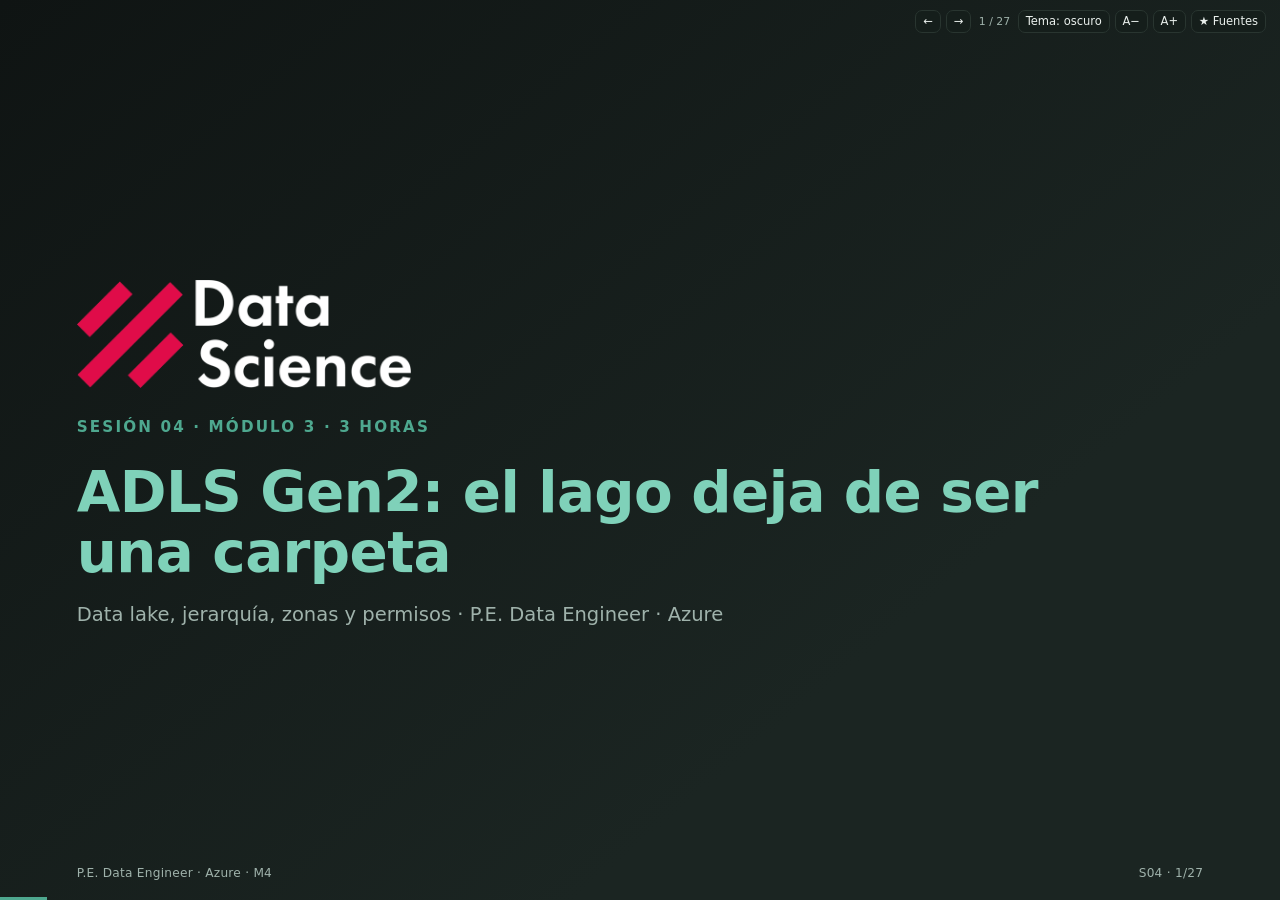
<file: sesion-04/S04-deck.html>
<!doctype html>
<html lang="es">
<head>
<meta charset="utf-8">
<meta name="viewport" content="width=device-width,initial-scale=1">
<title>Data lake y ADLS Gen2 · Sesión 04</title>
<meta name="description" content="Sesión 04 del curso P.E. Data Engineer · Azure: data lake, ADLS Gen2, zonas, permisos y laboratorio.">
<link rel="icon" href="data:,">
<link rel="stylesheet" href="deck.css">
</head>
<body class="tema-oscuro">
<div id="deck">
<section class='slide hero' id='s01' data-n='1' data-time='0-2'><img class='logo-big logo-oscuro' src='assets/dsrp-logo-oscuro.png' alt='DSRP Data Science'><img class='logo-big logo-claro' src='assets/dsrp-logo-claro.png' alt=''><p class='kicker'>Sesión 04 · Módulo 3 · 3 horas</p><h2>ADLS Gen2: el lago deja de ser una carpeta</h2><p class='sub'>Data lake, jerarquía, zonas y permisos · P.E. Data Engineer · Azure</p><footer class='foot'><span>P.E. Data Engineer · Azure · M4</span><span>S04 · 1/27</span></footer></section><section class='slide bullets' id='s02' data-n='2' data-time='2-5'><img class='logo logo-oscuro' src='assets/dsrp-logo-oscuro.png' alt='DSRP Data Science'><img class='logo logo-claro' src='assets/dsrp-logo-claro.png' alt=''><h2>Al cerrar vas a poder hacer cinco cosas</h2><ul><li>Explicar la diferencia entre Blob Storage y ADLS Gen2.</li><li>Crear una cuenta de storage con hierarchical namespace.</li><li>Organizar contenedores y carpetas por zonas bronce/plata/oro.</li><li>Distinguir RBAC de control de recurso y ACL POSIX de datos.</li><li>Cargar CSV, verificar y dejar el lago listo para S05.</li></ul><footer class='foot'><span>P.E. Data Engineer · Azure · M4</span><span>S04 · 2/27</span></footer></section><section class='slide table' id='s03' data-n='3' data-time='5-10'><img class='logo logo-oscuro' src='assets/dsrp-logo-oscuro.png' alt='DSRP Data Science'><img class='logo logo-claro' src='assets/dsrp-logo-claro.png' alt=''><h2>De la arquitectura de S03 al lago de S04<a class='mk' href='https://learn.microsoft.com/azure/storage/blobs/data-lake-storage-introduction' target='_blank' rel='noopener' title='Microsoft Learn · ADLS Gen2' aria-label='Fuente: Microsoft Learn · ADLS Gen2'>★</a><a class='mk' href='https://learn.microsoft.com/azure/architecture/data-guide/big-data/' target='_blank' rel='noopener' title='Microsoft Learn · Data lake zones' aria-label='Fuente: Microsoft Learn · Data lake zones'>★</a></h2><table><thead><tr><th>Pieza de S03</th><th>En S04</th><th>Verificación</th></tr></thead><tbody><tr><td>Zona bronce</td><td>Contenedor <code>bronze</code></td><td>CSV crudos cargados con fecha</td></tr><tr><td>Zona plata</td><td>Contenedor <code>silver</code></td><td>Datos limpios y tipados (S05)</td></tr><tr><td>Zona oro</td><td>Contenedor <code>gold</code></td><td>Agregados para BI (S05)</td></tr><tr><td>Gobierno</td><td>RBAC + ACL</td><td>Un grupo lee, otro no</td></tr><tr><td>Costo</td><td>Ciclo de vida</td><td>Política lista para activar</td></tr></tbody></table><p class='note'>S04 no transforma todavía: prepara el terreno para que S05 conecte Databricks y escriba plata/oro.</p><footer class='foot'><span>P.E. Data Engineer · Azure · M4</span><span>S04 · 3/27</span></footer></section><section class='slide table' id='s04' data-n='4' data-time='10-15'><img class='logo logo-oscuro' src='assets/dsrp-logo-oscuro.png' alt='DSRP Data Science'><img class='logo logo-claro' src='assets/dsrp-logo-claro.png' alt=''><h2>La anatomía de una cuenta de storage<a class='mk' href='https://learn.microsoft.com/azure/storage/common/storage-account-overview' target='_blank' rel='noopener' title='Microsoft Learn · Storage account overview' aria-label='Fuente: Microsoft Learn · Storage account overview'>★</a></h2><table><thead><tr><th>Nivel</th><th>Qué es</th><th>Ejemplo</th></tr></thead><tbody><tr><td>Cuenta</td><td>Recurso de Azure, región y SKU</td><td><code>stpededemobrs001</code></td></tr><tr><td>Contenedor</td><td>Agrupación de blobs/carpetas</td><td><code>bronze</code>, <code>silver</code>, <code>gold</code></td></tr><tr><td>Carpeta</td><td>Ruta jerárquica (solo con HNS)</td><td><code>bronze/pedidos/2026/10/10/</code></td></tr><tr><td>Blob/archivo</td><td>Objeto con contenido y metadatos</td><td><code>orders.csv</code></td></tr></tbody></table><footer class='foot'><span>P.E. Data Engineer · Azure · M4</span><span>S04 · 4/27</span></footer></section><section class='slide table dense' id='s04b' data-n='5' data-time='13–18'><img class='logo logo-oscuro' src='assets/dsrp-logo-oscuro.png' alt='DSRP Data Science'><img class='logo logo-claro' src='assets/dsrp-logo-claro.png' alt=''><h2>Ejercicio · Nombra el lago con el sistema del curso<a class='mk' href='https://learn.microsoft.com/azure/storage/common/storage-account-overview' target='_blank' rel='noopener' title='Microsoft Learn · Storage account overview' aria-label='Fuente: Microsoft Learn · Storage account overview'>★</a></h2><table><thead><tr><th>Recurso</th><th>Nombre propuesto</th><th>Regla que cumple</th></tr></thead><tbody><tr><td>Cuenta</td><td>stpedemarguedev001</td><td>3–24, minúsculas y números, único global</td></tr><tr><td>Contenedor</td><td>bronze / silver / gold</td><td>Minúsculas, sin espacios, zona explícita</td></tr><tr><td>Ruta bronce</td><td>bronze/pedidos/fecha=2026-10-10/</td><td>Entidad + partición por fecha</td></tr><tr><td>Ruta oro</td><td>gold/ventas/2026/10/10/</td><td>Agregado + partición de negocio</td></tr></tbody></table><p class='note'>Ejemplo resuelto: el código de región es <code>brs</code>, no <code>brazilsouth</code>; usa el mismo sistema de S01.</p><footer class='foot'><span>P.E. Data Engineer · Azure · M4</span><span>S04 · 5/27</span></footer></section><section class='slide gallery' id='s05' data-n='6' data-time='15-20'><img class='logo logo-oscuro' src='assets/dsrp-logo-oscuro.png' alt='DSRP Data Science'><img class='logo logo-claro' src='assets/dsrp-logo-claro.png' alt=''><h2>Blob plano y ADLS Gen2 se parecen en la URL, no en la operación<a class='mk' href='https://learn.microsoft.com/azure/storage/blobs/data-lake-storage-introduction' target='_blank' rel='noopener' title='Microsoft Learn · ADLS Gen2' aria-label='Fuente: Microsoft Learn · ADLS Gen2'>★</a><a class='mk' href='https://learn.microsoft.com/azure/storage/blobs/data-lake-storage-access-control' target='_blank' rel='noopener' title='Microsoft Learn · ACL en ADLS Gen2' aria-label='Fuente: Microsoft Learn · ACL en ADLS Gen2'>★</a></h2><div class='gal solo'><figure><button type='button' class='zoom' data-src='assets/adls-hierarchy.svg' data-alt='Comparación entre Blob Storage sin hierarchical namespace y ADLS Gen2 con carpetas reales y ACL' aria-label='Ampliar: Comparación entre Blob Storage sin hierarchical namespace y ADLS Gen2 con carpetas reales y ACL'><img src='assets/adls-hierarchy.svg' alt='Comparación entre Blob Storage sin hierarchical namespace y ADLS Gen2 con carpetas reales y ACL'></button><figcaption>Con HNS, las carpetas son reales: renombrar es atómico y el ACL se hereda; sin HNS, todo es un nombre plano.</figcaption></figure></div><p class='note'>El hierarchical namespace no cambia el protocolo: sigue siendo Blob API y ABFS. Cambia la semántica del espacio de nombres y el control de acceso.</p><footer class='foot'><span>P.E. Data Engineer · Azure · M4</span><span>S04 · 6/27</span></footer></section><section class='slide table dense' id='s05b' data-n='7' data-time='20–25'><img class='logo logo-oscuro' src='assets/dsrp-logo-oscuro.png' alt='DSRP Data Science'><img class='logo logo-claro' src='assets/dsrp-logo-claro.png' alt=''><h2>Ejercicio · Comprueba qué aporta el hierarchical namespace<a class='mk' href='https://learn.microsoft.com/azure/storage/blobs/data-lake-storage-introduction' target='_blank' rel='noopener' title='Microsoft Learn · ADLS Gen2' aria-label='Fuente: Microsoft Learn · ADLS Gen2'>★</a><a class='mk' href='https://learn.microsoft.com/azure/storage/blobs/data-lake-storage-access-control' target='_blank' rel='noopener' title='Microsoft Learn · ACL en ADLS Gen2' aria-label='Fuente: Microsoft Learn · ACL en ADLS Gen2'>★</a></h2><table><thead><tr><th>Acción</th><th>Con HNS</th><th>Sin HNS (Blob plano)</th></tr></thead><tbody><tr><td>Crear carpeta</td><td>Operación de directorio</td><td>Solo nombre con “/”</td></tr><tr><td>Renombrar carpeta</td><td>Atómica</td><td>Copiar y borrar objeto por objeto</td></tr><tr><td>ACL por carpeta</td><td>Sí, con herencia</td><td>No disponible</td></tr><tr><td>Costo de la operación</td><td>Una operación</td><td>N operaciones de blob</td></tr></tbody></table><p class='note'>Ejemplo resuelto: renombrar <code>fecha_carga=2026-10-10</code> a <code>2026-10-11</code> es una operación con HNS; en Blob plano hay que copiar cada CSV.</p><footer class='foot'><span>P.E. Data Engineer · Azure · M4</span><span>S04 · 7/27</span></footer></section><section class='slide gallery' id='s06' data-n='8' data-time='20-25'><img class='logo logo-oscuro' src='assets/dsrp-logo-oscuro.png' alt='DSRP Data Science'><img class='logo logo-claro' src='assets/dsrp-logo-claro.png' alt=''><h2>La cuenta real: hierarchical namespace habilitado<a class='mk' href='https://learn.microsoft.com/azure/storage/blobs/data-lake-storage-introduction' target='_blank' rel='noopener' title='Microsoft Learn · ADLS Gen2' aria-label='Fuente: Microsoft Learn · ADLS Gen2'>★</a><a class='mk' href='https://learn.microsoft.com/azure/storage/common/storage-account-overview' target='_blank' rel='noopener' title='Microsoft Learn · Storage account overview' aria-label='Fuente: Microsoft Learn · Storage account overview'>★</a></h2><div class='gal solo'><figure><button type='button' class='zoom' data-src='assets/adls-overview.png' data-alt='Resumen de la cuenta de storage con Hierarchical namespace Enabled' aria-label='Ampliar: Resumen de la cuenta de storage con Hierarchical namespace Enabled'><img src='assets/adls-overview.png' alt='Resumen de la cuenta de storage con Hierarchical namespace Enabled'></button><figcaption>Cuenta <code>stpededemobrs001</code>: StorageV2, LRS, Brazil South y Hierarchical namespace Enabled.</figcaption></figure></div><p class='note'>El hierarchical namespace se decide al crear la cuenta; no se activa después con un clic. Si creaste un Blob común, hay que recrear la cuenta.</p><footer class='foot'><span>P.E. Data Engineer · Azure · M4</span><span>S04 · 8/27</span></footer></section><section class='slide gallery' id='s07' data-n='9' data-time='25-30'><img class='logo logo-oscuro' src='assets/dsrp-logo-oscuro.png' alt='DSRP Data Science'><img class='logo logo-claro' src='assets/dsrp-logo-claro.png' alt=''><h2>Las zonas se ven como contenedores<a class='mk' href='https://learn.microsoft.com/azure/storage/blobs/data-lake-storage-introduction' target='_blank' rel='noopener' title='Microsoft Learn · ADLS Gen2' aria-label='Fuente: Microsoft Learn · ADLS Gen2'>★</a><a class='mk' href='https://learn.microsoft.com/azure/architecture/data-guide/big-data/' target='_blank' rel='noopener' title='Microsoft Learn · Data lake zones' aria-label='Fuente: Microsoft Learn · Data lake zones'>★</a></h2><div class='gal solo'><figure><button type='button' class='zoom' data-src='assets/adls-containers.png' data-alt='Lista de contenedores bronze, silver y gold en la cuenta de storage' aria-label='Ampliar: Lista de contenedores bronze, silver y gold en la cuenta de storage'><img src='assets/adls-containers.png' alt='Lista de contenedores bronze, silver y gold en la cuenta de storage'></button><figcaption>Contenedores <code>bronze</code>, <code>silver</code> y <code>gold</code>: acceso anónimo privado, listos para las zonas del lakehouse.</figcaption></figure></div><p class='note'>Un contenedor por zona es una convención legible. También se puede usar una jerarquía de carpetas; lo importante es que el nombre y el permiso coincidan con la zona.</p><footer class='foot'><span>P.E. Data Engineer · Azure · M4</span><span>S04 · 9/27</span></footer></section><section class='slide gallery' id='s08' data-n='10' data-time='30-35'><img class='logo logo-oscuro' src='assets/dsrp-logo-oscuro.png' alt='DSRP Data Science'><img class='logo logo-claro' src='assets/dsrp-logo-claro.png' alt=''><h2>Los archivos crudos ya están en bronce<a class='mk' href='https://learn.microsoft.com/azure/storage/blobs/data-lake-storage-introduction' target='_blank' rel='noopener' title='Microsoft Learn · ADLS Gen2' aria-label='Fuente: Microsoft Learn · ADLS Gen2'>★</a><a class='mk' href='https://learn.microsoft.com/azure/architecture/data-guide/big-data/' target='_blank' rel='noopener' title='Microsoft Learn · Data lake zones' aria-label='Fuente: Microsoft Learn · Data lake zones'>★</a></h2><div class='gal solo'><figure><button type='button' class='zoom' data-src='assets/adls-bronze.png' data-alt='Contenedor bronze con la ruta pedidos/fecha_carga=2026-10-10 y los cinco CSV de Andina Retail' aria-label='Ampliar: Contenedor bronze con la ruta pedidos/fecha_carga=2026-10-10 y los cinco CSV de Andina Retail'><img src='assets/adls-bronze.png' alt='Contenedor bronze con la ruta pedidos/fecha_carga=2026-10-10 y los cinco CSV de Andina Retail'></button><figcaption><code>bronze/pedidos/fecha_carga=2026-10-10/</code>: los cinco CSV en la ruta que usará S05.</figcaption></figure></div><p class='note'>Los archivos están en la ruta particionada de bronce, sin transformar. La plata y el oro se construyen en S05 con Databricks/Delta, no editando el crudo a mano. En el portal la captura muestra Access key; en el laboratorio autentica con Entra ID.</p><footer class='foot'><span>P.E. Data Engineer · Azure · M4</span><span>S04 · 10/27</span></footer></section><section class='slide code' id='s09' data-n='11' data-time='35-40'><img class='logo logo-oscuro' src='assets/dsrp-logo-oscuro.png' alt='DSRP Data Science'><img class='logo logo-claro' src='assets/dsrp-logo-claro.png' alt=''><h2>Una convención de rutas que se entiende sin abrir el archivo<a class='mk' href='https://learn.microsoft.com/azure/storage/blobs/data-lake-storage-introduction' target='_blank' rel='noopener' title='Microsoft Learn · ADLS Gen2' aria-label='Fuente: Microsoft Learn · ADLS Gen2'>★</a><a class='mk' href='https://learn.microsoft.com/azure/storage/blobs/data-lake-storage-access-control' target='_blank' rel='noopener' title='Microsoft Learn · ACL en ADLS Gen2' aria-label='Fuente: Microsoft Learn · ACL en ADLS Gen2'>★</a></h2><div class='code-wrap'><pre><code>abfss://bronze@stpededemobrs001.dfs.core.windows.net/
  pedidos/
    fecha_carga=2026-10-10/
      orders.csv
      order_items.csv
  productos/
    fecha_carga=2026-10-10/
      products.csv

abfss://gold@stpededemobrs001.dfs.core.windows.net/
  ventas_por_dia/
    anio=2026/mes=10/dia=10/
      parte-0001.parquet</code></pre><ul><li><code>abfss://</code> es el protocolo de ADLS Gen2 para motores como Spark.</li><li>La ruta incluye contenedor, cuenta y partición.</li><li>El nombre de la partición debe coincidir con el filtro frecuente.</li></ul></div><footer class='foot'><span>P.E. Data Engineer · Azure · M4</span><span>S04 · 11/27</span></footer></section><section class='slide table dense' id='s10' data-n='12' data-time='40-45'><img class='logo logo-oscuro' src='assets/dsrp-logo-oscuro.png' alt='DSRP Data Science'><img class='logo logo-claro' src='assets/dsrp-logo-claro.png' alt=''><h2>RBAC y ACL se complementan, no se reemplazan<a class='mk' href='https://learn.microsoft.com/azure/storage/blobs/data-lake-storage-access-control' target='_blank' rel='noopener' title='Microsoft Learn · ACL en ADLS Gen2' aria-label='Fuente: Microsoft Learn · ACL en ADLS Gen2'>★</a><a class='mk' href='https://learn.microsoft.com/azure/storage/blobs/assign-azure-role-data-access' target='_blank' rel='noopener' title='Microsoft Learn · RBAC de Blob Storage' aria-label='Fuente: Microsoft Learn · RBAC de Blob Storage'>★</a></h2><table><thead><tr><th>Pregunta</th><th>RBAC</th><th>ACL POSIX</th></tr></thead><tbody><tr><td>¿Qué protege?</td><td>El recurso de Azure</td><td>Carpetas y archivos del lago</td></tr><tr><td>¿A quién?</td><td>Usuarios, grupos e identidades</td><td>Usuarios, grupos y otros del POSIX</td></tr><tr><td>¿Dónde se asigna?</td><td>Cuenta o contenedor</td><td>Carpeta o archivo concreto</td></tr><tr><td>¿Hereda?</td><td>No aplica a rutas internas</td><td>Sí, con default ACL</td></tr><tr><td>Ejemplo</td><td>Equipo de datos: Storage Blob Data Contributor en el contenedor</td><td>Analistas: r-x en oro; sin acceso a bronce</td></tr></tbody></table><footer class='foot'><span>P.E. Data Engineer · Azure · M4</span><span>S04 · 12/27</span></footer></section><section class='slide code' id='s10b' data-n='13' data-time='47–55'><img class='logo logo-oscuro' src='assets/dsrp-logo-oscuro.png' alt='DSRP Data Science'><img class='logo logo-claro' src='assets/dsrp-logo-claro.png' alt=''><h2>Ejercicio · Predice el acceso leyendo un ACL<a class='mk' href='https://learn.microsoft.com/azure/storage/blobs/data-lake-storage-access-control' target='_blank' rel='noopener' title='Microsoft Learn · ACL en ADLS Gen2' aria-label='Fuente: Microsoft Learn · ACL en ADLS Gen2'>★</a></h2><div class='code-wrap'><pre><code>user::rwx
user:analistas:r-x
group::---
mask::r-x
other::---

# Preguntas:
# 1. ¿analistas puede listar?
# 2. ¿analistas puede leer?
# 3. ¿analistas puede escribir?
# 4. ¿qué hace mask?</code></pre><ul><li>Ejemplo resuelto: analistas puede listar y leer; no escribir; la máscara r-x recorta la entrada nombrada.</li><li>Si <code>mask</code> fuera <code>---</code>, analistas no accedería aunque su entrada diga r-x.</li></ul></div><footer class='foot'><span>P.E. Data Engineer · Azure · M4</span><span>S04 · 13/27</span></footer></section><section class='slide gallery' id='s11' data-n='14' data-time='45-50'><img class='logo logo-oscuro' src='assets/dsrp-logo-oscuro.png' alt='DSRP Data Science'><img class='logo logo-claro' src='assets/dsrp-logo-claro.png' alt=''><h2>El ACL decide quién ve cada zona<a class='mk' href='https://learn.microsoft.com/azure/storage/blobs/data-lake-storage-access-control' target='_blank' rel='noopener' title='Microsoft Learn · ACL en ADLS Gen2' aria-label='Fuente: Microsoft Learn · ACL en ADLS Gen2'>★</a><a class='mk' href='https://learn.microsoft.com/azure/storage/blobs/assign-azure-role-data-access' target='_blank' rel='noopener' title='Microsoft Learn · RBAC de Blob Storage' aria-label='Fuente: Microsoft Learn · RBAC de Blob Storage'>★</a></h2><div class='gal solo'><figure><button type='button' class='zoom' data-src='assets/acl-rbac.svg' data-alt='Diagrama que compara RBAC en el plano de control con ACL POSIX en el plano de datos' aria-label='Ampliar: Diagrama que compara RBAC en el plano de control con ACL POSIX en el plano de datos'><img src='assets/acl-rbac.svg' alt='Diagrama que compara RBAC en el plano de control con ACL POSIX en el plano de datos'></button><figcaption>RBAC en el recurso; ACL en la carpeta. El analista lee oro, no bronce con PII.</figcaption></figure></div><p class='note'>Define ACL por defecto en la carpeta padre para que los archivos nuevos hereden el permiso. Sin default, cada pipeline tendría que reasignar permisos.</p><footer class='foot'><span>P.E. Data Engineer · Azure · M4</span><span>S04 · 14/27</span></footer></section><section class='slide code' id='s12' data-n='15' data-time='50-55'><img class='logo logo-oscuro' src='assets/dsrp-logo-oscuro.png' alt='DSRP Data Science'><img class='logo logo-claro' src='assets/dsrp-logo-claro.png' alt=''><h2>Un ACL se lee como dueño, grupo y otros<a class='mk' href='https://learn.microsoft.com/azure/storage/blobs/data-lake-storage-access-control' target='_blank' rel='noopener' title='Microsoft Learn · ACL en ADLS Gen2' aria-label='Fuente: Microsoft Learn · ACL en ADLS Gen2'>★</a></h2><div class='code-wrap'><pre><code># Permisos de una carpeta de oro
user::rwx
group::r-x
other::---

# ACL por defecto para archivos nuevos
user::rw-
group::r--
other::---

# Verificar desde el CLI de Azure
az storage fs access show \
  --account-name stpededemobrs001 \
  --file-system gold \
  --path ventas_por_dia \
  --auth-mode login</code></pre><ul><li><code>user</code> dueño, <code>group</code> grupo, <code>other</code> resto.</li><li><code>rwx</code>: leer, escribir, ejecutar/atravesar.</li><li>La ACL por defecto se hereda a los hijos nuevos.</li></ul></div><footer class='foot'><span>P.E. Data Engineer · Azure · M4</span><span>S04 · 15/27</span></footer></section><section class='slide table dense' id='s12b' data-n='16' data-time='58–64'><img class='logo logo-oscuro' src='assets/dsrp-logo-oscuro.png' alt='DSRP Data Science'><img class='logo logo-claro' src='assets/dsrp-logo-claro.png' alt=''><h2>Ejercicio · Default ACL y herencia: ¿el archivo nuevo lo hereda?<a class='mk' href='https://learn.microsoft.com/azure/storage/blobs/data-lake-storage-access-control' target='_blank' rel='noopener' title='Microsoft Learn · ACL en ADLS Gen2' aria-label='Fuente: Microsoft Learn · ACL en ADLS Gen2'>★</a></h2><table><thead><tr><th>Escenario</th><th>¿Hereda?</th><th>Por qué</th></tr></thead><tbody><tr><td>Carpeta con default ACL + archivo nuevo</td><td>Sí</td><td>El default se aplica a los hijos nuevos</td></tr><tr><td>Carpeta sin default + archivo nuevo</td><td>No</td><td>No hay regla que heredar</td></tr><tr><td>Cambio el default después de crear el hijo</td><td>No</td><td>El hijo existente conserva su ACL</td></tr><tr><td>Muevo un archivo a otra carpeta</td><td>Depende</td><td>La operación puede reasignar o conservar ACL</td></tr></tbody></table><p class='note'>Ejemplo resuelto: define el default en la raíz de la zona antes de cargar; si lo cambias después, no actualiza los hijos existentes.</p><footer class='foot'><span>P.E. Data Engineer · Azure · M4</span><span>S04 · 16/27</span></footer></section><section class='slide table dense' id='s13' data-n='17' data-time='55-60'><img class='logo logo-oscuro' src='assets/dsrp-logo-oscuro.png' alt='DSRP Data Science'><img class='logo logo-claro' src='assets/dsrp-logo-claro.png' alt=''><h2>Tres formas de dar acceso sin compartir claves<a class='mk' href='https://learn.microsoft.com/azure/storage/blobs/assign-azure-role-data-access' target='_blank' rel='noopener' title='Microsoft Learn · RBAC de Blob Storage' aria-label='Fuente: Microsoft Learn · RBAC de Blob Storage'>★</a><a class='mk' href='https://learn.microsoft.com/azure/storage/common/storage-security-guide' target='_blank' rel='noopener' title='Microsoft Learn · Seguridad de Storage' aria-label='Fuente: Microsoft Learn · Seguridad de Storage'>★</a><a class='mk' href='https://learn.microsoft.com/azure/storage/common/storage-private-endpoints' target='_blank' rel='noopener' title='Microsoft Learn · Private endpoint' aria-label='Fuente: Microsoft Learn · Private endpoint'>★</a></h2><table><thead><tr><th>Método</th><th>Sirve para</th><th>Riesgo si se usa mal</th></tr></thead><tbody><tr><td>Managed identity</td><td>Servicios de Azure que acceden al lago</td><td>Asignar demasiado privilegio</td></tr><tr><td>Service principal + secreto/certificado</td><td>Apps y pipelines externos</td><td>Secreto filtrado o sin rotación</td></tr><tr><td>SAS</td><td>Acceso temporal y acotado</td><td>SAS con permisos amplios o sin expiración</td></tr><tr><td>Clave de cuenta</td><td>Solo emergencia y administración</td><td>Clave compartida en un script o repo</td></tr></tbody></table><footer class='foot'><span>P.E. Data Engineer · Azure · M4</span><span>S04 · 17/27</span></footer></section><section class='slide gallery' id='s14' data-n='18' data-time='60-66'><img class='logo logo-oscuro' src='assets/dsrp-logo-oscuro.png' alt='DSRP Data Science'><img class='logo logo-claro' src='assets/dsrp-logo-claro.png' alt=''><h2>Ciclo de vida: mover, archivar y borrar con una política<a class='mk' href='https://learn.microsoft.com/azure/storage/blobs/access-tiers-overview' target='_blank' rel='noopener' title='Microsoft Learn · Blob access tiers' aria-label='Fuente: Microsoft Learn · Blob access tiers'>★</a><a class='mk' href='https://learn.microsoft.com/azure/storage/blobs/lifecycle-management-overview' target='_blank' rel='noopener' title='Microsoft Learn · Lifecycle management' aria-label='Fuente: Microsoft Learn · Lifecycle management'>★</a></h2><div class='gal solo'><figure><button type='button' class='zoom' data-src='assets/lifecycle-cost.svg' data-alt='Comparación de niveles hot, cool, archive y delete para datos de un lago' aria-label='Ampliar: Comparación de niveles hot, cool, archive y delete para datos de un lago'><img src='assets/lifecycle-cost.svg' alt='Comparación de niveles hot, cool, archive y delete para datos de un lago'></button><figcaption>Hot para uso diario; cool para histórico; archive para retención; delete para datos temporales.</figcaption></figure></div><p class='note'>La política de ciclo de vida mueve o borra por antigüedad y último acceso. Se define por prefijo de ruta, igual que las zonas.</p><footer class='foot'><span>P.E. Data Engineer · Azure · M4</span><span>S04 · 18/27</span></footer></section><section class='slide code' id='s14b' data-n='19' data-time='73–80'><img class='logo logo-oscuro' src='assets/dsrp-logo-oscuro.png' alt='DSRP Data Science'><img class='logo logo-claro' src='assets/dsrp-logo-claro.png' alt=''><h2>Ejercicio · Convierte la política de ciclo de vida en una regla<a class='mk' href='https://learn.microsoft.com/azure/storage/blobs/access-tiers-overview' target='_blank' rel='noopener' title='Microsoft Learn · Blob access tiers' aria-label='Fuente: Microsoft Learn · Blob access tiers'>★</a><a class='mk' href='https://learn.microsoft.com/azure/storage/blobs/lifecycle-management-overview' target='_blank' rel='noopener' title='Microsoft Learn · Lifecycle management' aria-label='Fuente: Microsoft Learn · Lifecycle management'>★</a></h2><div class='code-wrap'><pre><code>{
  &quot;rules&quot;: [{
    &quot;enabled&quot;: true,
    &quot;name&quot;: &quot;bronze-logs&quot;,
    &quot;type&quot;: &quot;Lifecycle&quot;,
    &quot;definition&quot;: {
      &quot;filters&quot;: {&quot;blobTypes&quot;:[&quot;blockBlob&quot;], &quot;prefixMatch&quot;:[&quot;bronze/logs/&quot;]},
      &quot;actions&quot;: {&quot;baseBlob&quot;: {
        &quot;tierToCool&quot;: {&quot;daysAfterModificationGreaterThan&quot;: 90},
        &quot;delete&quot;: {&quot;daysAfterModificationGreaterThan&quot;: 365}
      }}
    }
  }]
}</code></pre><ul><li>Ejemplo resuelto: Cool a 90 días y delete a 365 para <code>bronze/logs/</code>.</li><li>Cool tiene mínimo 30 días y Archive 180; borrar antes de tiempo puede generar cargos.</li></ul></div><footer class='foot'><span>P.E. Data Engineer · Azure · M4</span><span>S04 · 19/27</span></footer></section><section class='slide table dense' id='s15' data-n='20' data-time='66-71'><img class='logo logo-oscuro' src='assets/dsrp-logo-oscuro.png' alt='DSRP Data Science'><img class='logo logo-claro' src='assets/dsrp-logo-claro.png' alt=''><h2>Seguridad del lago: lo que se activa antes de cargar datos reales<a class='mk' href='https://learn.microsoft.com/azure/storage/common/storage-security-guide' target='_blank' rel='noopener' title='Microsoft Learn · Seguridad de Storage' aria-label='Fuente: Microsoft Learn · Seguridad de Storage'>★</a><a class='mk' href='https://learn.microsoft.com/azure/storage/common/storage-private-endpoints' target='_blank' rel='noopener' title='Microsoft Learn · Private endpoint' aria-label='Fuente: Microsoft Learn · Private endpoint'>★</a></h2><table><thead><tr><th>Control</th><th>Qué resuelve</th><th>Estado en la demo</th></tr></thead><tbody><tr><td>Secure transfer</td><td>Exige TLS en el acceso</td><td>Enabled</td></tr><tr><td>Acceso anónimo</td><td>Evita blobs públicos</td><td>Disabled</td></tr><tr><td>Private endpoint</td><td>Saca el tráfico de internet</td><td>Pendiente para producción</td></tr><tr><td>Cifrado en reposo</td><td>Protege el disco</td><td>Predeterminado de Azure</td></tr><tr><td>Auditoría y logs</td><td>Registra accesos</td><td>Habilitar en S05</td></tr></tbody></table><footer class='foot'><span>P.E. Data Engineer · Azure · M4</span><span>S04 · 20/27</span></footer></section><section class='slide bullets' id='s16' data-n='21' data-time='71-75'><img class='logo logo-oscuro' src='assets/dsrp-logo-oscuro.png' alt='DSRP Data Science'><img class='logo logo-claro' src='assets/dsrp-logo-claro.png' alt=''><h2>Laboratorio: deja el lago listo en 40 minutos</h2><ul><li>Crear o recibir una cuenta de storage con hierarchical namespace.</li><li>Crear los contenedores <code>bronze</code>, <code>silver</code> y <code>gold</code>.</li><li>Subir los cinco CSV de Andina a <code>bronze/pedidos/fecha_carga=.../</code>.</li><li>Configurar ACL de lectura para el grupo de analistas en <code>gold</code> y restringir <code>bronce</code>.</li><li>Verificar con Azure Storage Explorer, CLI o portal.</li></ul><footer class='foot'><span>P.E. Data Engineer · Azure · M4</span><span>S04 · 21/27</span></footer></section><section class='slide table dense' id='s17' data-n='22' data-time='75-82'><img class='logo logo-oscuro' src='assets/dsrp-logo-oscuro.png' alt='DSRP Data Science'><img class='logo logo-claro' src='assets/dsrp-logo-claro.png' alt=''><h2>Pasos del laboratorio y verificación<a class='mk' href='https://learn.microsoft.com/azure/storage/blobs/data-lake-storage-access-control' target='_blank' rel='noopener' title='Microsoft Learn · ACL en ADLS Gen2' aria-label='Fuente: Microsoft Learn · ACL en ADLS Gen2'>★</a><a class='mk' href='https://learn.microsoft.com/azure/storage/blobs/assign-azure-role-data-access' target='_blank' rel='noopener' title='Microsoft Learn · RBAC de Blob Storage' aria-label='Fuente: Microsoft Learn · RBAC de Blob Storage'>★</a><a class='mk' href='https://learn.microsoft.com/azure/storage/common/storage-private-endpoints' target='_blank' rel='noopener' title='Microsoft Learn · Private endpoint' aria-label='Fuente: Microsoft Learn · Private endpoint'>★</a></h2><table><thead><tr><th>Paso</th><th>Acción</th><th>Verificación</th></tr></thead><tbody><tr><td>1</td><td>Crear cuenta con HNS habilitado</td><td>Overview muestra Hierarchical namespace Enabled</td></tr><tr><td>2</td><td>Crear contenedores bronze, silver, gold</td><td>Los tres aparecen con acceso privado</td></tr><tr><td>3</td><td>Subir CSV a bronze/pedidos</td><td>Cinco archivos visibles</td></tr><tr><td>4</td><td>Asignar RBAC de lectura de datos</td><td>El grupo aparece en IAM del contenedor</td></tr><tr><td>5</td><td>Definir ACL de oro y bronce</td><td>Analista lee oro; bronce da error de permiso</td></tr><tr><td>6</td><td>Probar con SAS temporal</td><td>La URL expira y no da acceso permanente</td></tr></tbody></table><footer class='foot'><span>P.E. Data Engineer · Azure · M4</span><span>S04 · 22/27</span></footer></section><section class='slide table dense' id='s17b' data-n='23' data-time='95–105'><img class='logo logo-oscuro' src='assets/dsrp-logo-oscuro.png' alt='DSRP Data Science'><img class='logo logo-claro' src='assets/dsrp-logo-claro.png' alt=''><h2>Ejercicio · Prueba de acceso con dos identidades<a class='mk' href='https://learn.microsoft.com/azure/storage/blobs/data-lake-storage-access-control' target='_blank' rel='noopener' title='Microsoft Learn · ACL en ADLS Gen2' aria-label='Fuente: Microsoft Learn · ACL en ADLS Gen2'>★</a><a class='mk' href='https://learn.microsoft.com/azure/storage/blobs/assign-azure-role-data-access' target='_blank' rel='noopener' title='Microsoft Learn · RBAC de Blob Storage' aria-label='Fuente: Microsoft Learn · RBAC de Blob Storage'>★</a><a class='mk' href='https://learn.microsoft.com/azure/storage/common/storage-security-guide' target='_blank' rel='noopener' title='Microsoft Learn · Seguridad de Storage' aria-label='Fuente: Microsoft Learn · Seguridad de Storage'>★</a></h2><table><thead><tr><th>Paso</th><th>Quién</th><th>Qué debe pasar</th></tr></thead><tbody><tr><td>Asignar Reader en la cuenta</td><td>Analista</td><td>Puede ver el recurso, no leer datos</td></tr><tr><td>Definir ACL r-x en gold</td><td>Administrador</td><td>Analista lee gold</td></tr><tr><td>No definir ACL en bronze</td><td>Administrador</td><td>Analista no lee bronze</td></tr><tr><td>Probar con Entra ID</td><td>Analista</td><td>gold OK, bronze 403 de autorización</td></tr><tr><td>Probar con clave de cuenta</td><td>Nadie</td><td>No válido: la clave ignora el ACL</td></tr></tbody></table><p class='note'>Ejemplo resuelto: analista con Reader + ACL r-x en gold y sin ACL en bronze. No uses Storage Blob Data Reader en el analista: ese rol de datos tapa el ACL.</p><footer class='foot'><span>P.E. Data Engineer · Azure · M4</span><span>S04 · 23/27</span></footer></section><section class='slide table dense' id='s18' data-n='24' data-time='82-88'><img class='logo logo-oscuro' src='assets/dsrp-logo-oscuro.png' alt='DSRP Data Science'><img class='logo logo-claro' src='assets/dsrp-logo-claro.png' alt=''><h2>Errores frecuentes y qué significan<a class='mk' href='https://learn.microsoft.com/azure/storage/blobs/lifecycle-management-overview' target='_blank' rel='noopener' title='Microsoft Learn · Lifecycle management' aria-label='Fuente: Microsoft Learn · Lifecycle management'>★</a><a class='mk' href='https://learn.microsoft.com/azure/storage/blobs/data-lake-storage-access-control' target='_blank' rel='noopener' title='Microsoft Learn · ACL en ADLS Gen2' aria-label='Fuente: Microsoft Learn · ACL en ADLS Gen2'>★</a><a class='mk' href='https://learn.microsoft.com/azure/storage/blobs/assign-azure-role-data-access' target='_blank' rel='noopener' title='Microsoft Learn · RBAC de Blob Storage' aria-label='Fuente: Microsoft Learn · RBAC de Blob Storage'>★</a></h2><table><thead><tr><th>Error o síntoma</th><th>Causa probable</th><th>Qué hacer</th></tr></thead><tbody><tr><td>No aparece la opción de carpetas</td><td>La cuenta no tiene HNS</td><td>Recrear la cuenta con hierarchical namespace</td></tr><tr><td>403 al subir con CLI</td><td>El usuario no tiene rol de datos</td><td>Asignar Storage Blob Data Contributor</td></tr><tr><td>Analista lee bronce</td><td>ACL demasiado amplio o heredado</td><td>Revisar default ACL y RBAC del contenedor</td></tr><tr><td>El archivo nuevo no hereda permiso</td><td>Falta default ACL en la carpeta padre</td><td>Definir default ACL en la raíz de la zona</td></tr><tr><td>Costo inesperado</td><td>Todo queda en hot y sin ciclo de vida</td><td>Activar política hot → cool → delete</td></tr></tbody></table><footer class='foot'><span>P.E. Data Engineer · Azure · M4</span><span>S04 · 24/27</span></footer></section><section class='slide bullets' id='s19' data-n='25' data-time='88-92'><img class='logo logo-oscuro' src='assets/dsrp-logo-oscuro.png' alt='DSRP Data Science'><img class='logo logo-claro' src='assets/dsrp-logo-claro.png' alt=''><h2>Cierre: S04 dejó el lago; S05 lo hace hablar<a class='mk' href='https://learn.microsoft.com/azure/storage/blobs/data-lake-storage-introduction' target='_blank' rel='noopener' title='Microsoft Learn · ADLS Gen2' aria-label='Fuente: Microsoft Learn · ADLS Gen2'>★</a><a class='mk' href='https://learn.microsoft.com/azure/storage/blobs/data-lake-storage-access-control' target='_blank' rel='noopener' title='Microsoft Learn · ACL en ADLS Gen2' aria-label='Fuente: Microsoft Learn · ACL en ADLS Gen2'>★</a><a class='mk' href='https://learn.microsoft.com/azure/storage/blobs/assign-azure-role-data-access' target='_blank' rel='noopener' title='Microsoft Learn · RBAC de Blob Storage' aria-label='Fuente: Microsoft Learn · RBAC de Blob Storage'>★</a></h2><ul><li>ADLS Gen2 aporta jerarquía, atomicidad y ACL sobre Blob.</li><li>Las zonas se implementan como contenedores y rutas claras.</li><li>RBAC controla el recurso; ACL controla el dato.</li><li>El ciclo de vida y la seguridad se diseñan antes de cargar datos reales.</li><li>En S05 conectamos Databricks, transformamos bronce → plata → oro y empezamos a medir.</li></ul><footer class='foot'><span>P.E. Data Engineer · Azure · M4</span><span>S04 · 25/27</span></footer></section><section class='slide quiz' id='s20' data-n='26' data-time='92-97'><img class='logo logo-oscuro' src='assets/dsrp-logo-oscuro.png' alt='DSRP Data Science'><img class='logo logo-claro' src='assets/dsrp-logo-claro.png' alt=''><h2>Cinco preguntas de salida</h2><div class='qz'><details><summary>¿Qué habilita el hierarchical namespace?</summary><p>Carpetas reales, operaciones atómicas y ACL POSIX; se decide al crear la cuenta.</p></details><details><summary>¿RBAC o ACL para que un analista lea solo oro?</summary><p>ACL en la carpeta de oro; RBAC puede complementar el acceso al recurso.</p></details><details><summary>¿Por qué no usar la clave de cuenta para dar acceso?</summary><p>Es la llave maestra; un secreto filtrado abre todo el lago. Usa identidad administrada, SP o SAS acotado.</p></details><details><summary>¿Qué hace una política de ciclo de vida?</summary><p>Mueve o borra datos por antigüedad/uso, por ejemplo hot → cool → delete.</p></details><details><summary>¿Qué verifica que el lago quedó bien?</summary><p>Archivos en bronce, contenedores correctos y permisos probados: analista lee oro y no bronce.</p></details></div><footer class='foot'><span>P.E. Data Engineer · Azure · M4</span><span>S04 · 26/27</span></footer></section><section class='slide refs' id='s21' data-n='27' data-time='97-99'><img class='logo logo-oscuro' src='assets/dsrp-logo-oscuro.png' alt='DSRP Data Science'><img class='logo logo-claro' src='assets/dsrp-logo-claro.png' alt=''><h2>Fuentes para profundizar</h2><ul class='refl'><li>Microsoft Learn · ADLS Gen2 — <a href='https://learn.microsoft.com/azure/storage/blobs/data-lake-storage-introduction'>https://learn.microsoft.com/azure/storage/blobs/data-lake-storage-introduction</a></li><li>Microsoft Learn · Storage account overview — <a href='https://learn.microsoft.com/azure/storage/common/storage-account-overview'>https://learn.microsoft.com/azure/storage/common/storage-account-overview</a></li><li>Microsoft Learn · Blob access tiers — <a href='https://learn.microsoft.com/azure/storage/blobs/access-tiers-overview'>https://learn.microsoft.com/azure/storage/blobs/access-tiers-overview</a></li><li>Microsoft Learn · Lifecycle management — <a href='https://learn.microsoft.com/azure/storage/blobs/lifecycle-management-overview'>https://learn.microsoft.com/azure/storage/blobs/lifecycle-management-overview</a></li><li>Microsoft Learn · ACL en ADLS Gen2 — <a href='https://learn.microsoft.com/azure/storage/blobs/data-lake-storage-access-control'>https://learn.microsoft.com/azure/storage/blobs/data-lake-storage-access-control</a></li><li>Microsoft Learn · RBAC de Blob Storage — <a href='https://learn.microsoft.com/azure/storage/blobs/assign-azure-role-data-access'>https://learn.microsoft.com/azure/storage/blobs/assign-azure-role-data-access</a></li><li>Microsoft Learn · Seguridad de Storage — <a href='https://learn.microsoft.com/azure/storage/common/storage-security-guide'>https://learn.microsoft.com/azure/storage/common/storage-security-guide</a></li><li>Microsoft Learn · Private endpoint — <a href='https://learn.microsoft.com/azure/storage/common/storage-private-endpoints'>https://learn.microsoft.com/azure/storage/common/storage-private-endpoints</a></li><li>Microsoft Learn · Data lake zones — <a href='https://learn.microsoft.com/azure/architecture/data-guide/big-data/'>https://learn.microsoft.com/azure/architecture/data-guide/big-data/</a></li></ul><footer class='foot'><span>P.E. Data Engineer · Azure · M4</span><span>S04 · 27/27</span></footer></section>
</div>
<div id="bar" class="bar"></div>
<nav id="ctl" aria-label="Controles de la presentación">
  <button id="bPrev" aria-label="Slide anterior">←</button>
  <button id="bNext" aria-label="Slide siguiente">→</button>
  <span id="progress">1 / 27</span>
  <button id="bTema" aria-pressed="true" aria-label="Cambiar tema">Tema: oscuro</button>
  <span id="escalaValor" hidden>100%</span>
  <button id="bMenos" aria-label="Reducir tipografía">A−</button>
  <button id="bMas" aria-label="Aumentar tipografía">A+</button>
  <button id="bMarcas" aria-expanded="false" aria-controls="refsPanel" aria-label="Abrir fuentes">★ Fuentes</button>
</nav>
<aside id="refsPanel" aria-label="Fuentes de la sesión">
  <button id="refsClose">Cerrar ✕</button>
  <h3>Fuentes de la sesión</h3>
  <ol><li>Microsoft Learn · ADLS Gen2 — <a href='https://learn.microsoft.com/azure/storage/blobs/data-lake-storage-introduction' target='_blank' rel='noopener'>https://learn.microsoft.com/azure/storage/blobs/data-lake-storage-introduction</a></li><li>Microsoft Learn · Storage account overview — <a href='https://learn.microsoft.com/azure/storage/common/storage-account-overview' target='_blank' rel='noopener'>https://learn.microsoft.com/azure/storage/common/storage-account-overview</a></li><li>Microsoft Learn · Blob access tiers — <a href='https://learn.microsoft.com/azure/storage/blobs/access-tiers-overview' target='_blank' rel='noopener'>https://learn.microsoft.com/azure/storage/blobs/access-tiers-overview</a></li><li>Microsoft Learn · Lifecycle management — <a href='https://learn.microsoft.com/azure/storage/blobs/lifecycle-management-overview' target='_blank' rel='noopener'>https://learn.microsoft.com/azure/storage/blobs/lifecycle-management-overview</a></li><li>Microsoft Learn · ACL en ADLS Gen2 — <a href='https://learn.microsoft.com/azure/storage/blobs/data-lake-storage-access-control' target='_blank' rel='noopener'>https://learn.microsoft.com/azure/storage/blobs/data-lake-storage-access-control</a></li><li>Microsoft Learn · RBAC de Blob Storage — <a href='https://learn.microsoft.com/azure/storage/blobs/assign-azure-role-data-access' target='_blank' rel='noopener'>https://learn.microsoft.com/azure/storage/blobs/assign-azure-role-data-access</a></li><li>Microsoft Learn · Seguridad de Storage — <a href='https://learn.microsoft.com/azure/storage/common/storage-security-guide' target='_blank' rel='noopener'>https://learn.microsoft.com/azure/storage/common/storage-security-guide</a></li><li>Microsoft Learn · Private endpoint — <a href='https://learn.microsoft.com/azure/storage/common/storage-private-endpoints' target='_blank' rel='noopener'>https://learn.microsoft.com/azure/storage/common/storage-private-endpoints</a></li><li>Microsoft Learn · Data lake zones — <a href='https://learn.microsoft.com/azure/architecture/data-guide/big-data/' target='_blank' rel='noopener'>https://learn.microsoft.com/azure/architecture/data-guide/big-data/</a></li></ol>
</aside>
<div id="zoom" hidden><img alt=""><button type="button" id="zoomClose" aria-label="Cerrar imagen ampliada">Cerrar ✕</button></div>
<script src="deck.js"></script>
</body>
</html>
</file>
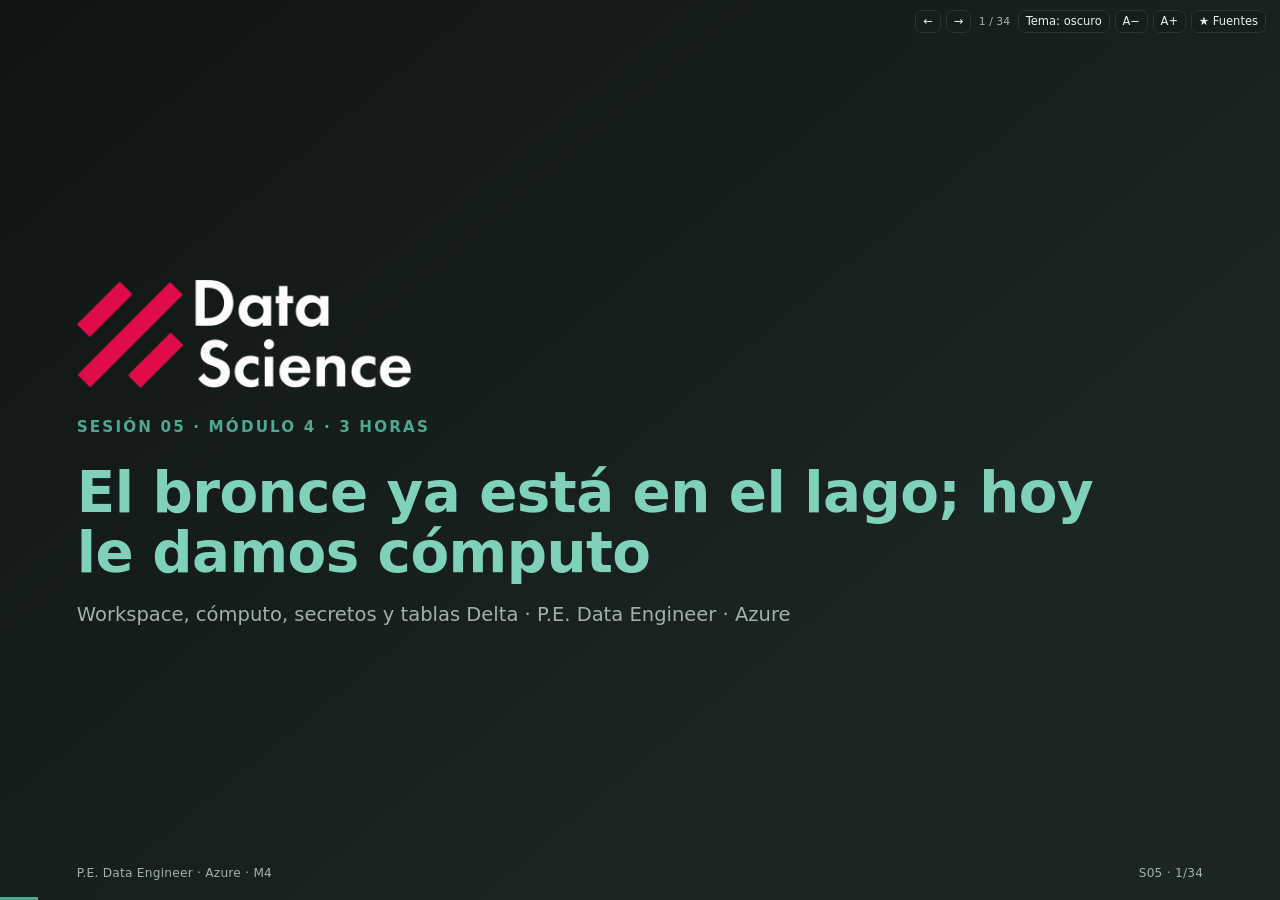
<file: sesion-05/S05-deck.html>
<!doctype html>
<html lang="es">
<head>
<meta charset="utf-8">
<meta name="viewport" content="width=device-width,initial-scale=1">
<title>Secretos, cómputo y Delta · Sesión 05</title>
<meta name="description" content="Sesión 05 del curso P.E. Data Engineer · Azure: workspace, cómputo, secretos y tablas Delta.">
<link rel="icon" href="data:,">
<link rel="stylesheet" href="deck.css">
</head>
<body class="tema-oscuro">
<div id="deck">
<section class='slide hero' id='s01' data-n='1' data-time='0-2'><img class='logo-big logo-oscuro' src='assets/dsrp-logo-oscuro.png' alt='DSRP Data Science'><img class='logo-big logo-claro' src='assets/dsrp-logo-claro.png' alt=''><p class='kicker'>Sesión 05 · Módulo 4 · 3 horas</p><h2>El bronce ya está en el lago; hoy le damos cómputo</h2><p class='sub'>Workspace, cómputo, secretos y tablas Delta · P.E. Data Engineer · Azure</p><footer class='foot'><span>P.E. Data Engineer · Azure · M4</span><span>S05 · 1/34</span></footer></section><section class='slide bullets' id='s02' data-n='2' data-time='2-5'><img class='logo logo-oscuro' src='assets/dsrp-logo-oscuro.png' alt='DSRP Data Science'><img class='logo logo-claro' src='assets/dsrp-logo-claro.png' alt=''><h2>Al cerrar vas a poder hacer seis cosas</h2><ul><li>Elegir el cómputo correcto para un notebook: clúster, job o serverless.</li><li>Conectar Databricks al ADLS de S04 sin pegar una clave en el código.</li><li>Crear un scope y leer un secreto desde Key Vault.</li><li>Explicar qué pieza de Unity Catalog autoriza cada ruta del lago.</li><li>Crear tablas Delta externas y verificar sus conteos.</li><li>Dejar el bronce listo para la consolidación de S06.</li></ul><footer class='foot'><span>P.E. Data Engineer · Azure · M4</span><span>S05 · 2/34</span></footer></section><section class='slide table' id='s03' data-n='3' data-time='5-9'><img class='logo logo-oscuro' src='assets/dsrp-logo-oscuro.png' alt='DSRP Data Science'><img class='logo logo-claro' src='assets/dsrp-logo-claro.png' alt=''><h2>De S04 a S05: el lago pasa de almacenar a calcular<a class='mk' href='https://learn.microsoft.com/azure/databricks/introduction/' target='_blank' rel='noopener' title='Microsoft Learn · ¿Qué es Azure Databricks?; Microsoft Learn · Conectar storage con Unity Catalog' aria-label='Fuentes: Microsoft Learn · ¿Qué es Azure Databricks?; Microsoft Learn · Conectar storage con Unity Catalog'>★</a></h2><table><thead><tr><th>Pieza</th><th>En S04</th><th>En S05</th></tr></thead><tbody><tr><td>Storage</td><td>Cuenta con HNS y contenedores</td><td>Sigue igual: es la fuente de verdad</td></tr><tr><td>Datos</td><td>Cinco CSV crudos en bronce</td><td>Se leen sin copiarlos al workspace</td></tr><tr><td>Permisos</td><td>RBAC + ACL</td><td>Identidad administrada + Unity Catalog</td></tr><tr><td>Secretos</td><td>Clave de cuenta solo para emergencia</td><td>Key Vault + scope; cero claves en el código</td></tr><tr><td>Destino</td><td>Archivos CSV</td><td>Tablas Delta externas en <code>pede.bronze</code></td></tr></tbody></table><p class='note'>S05 no mueve los datos: los registra en un catálogo y los deja en Delta sobre la misma ruta del lago.</p><footer class='foot'><span>P.E. Data Engineer · Azure · M4</span><span>S05 · 3/34</span></footer></section><section class='slide table' id='s04' data-n='4' data-time='9-13'><img class='logo logo-oscuro' src='assets/dsrp-logo-oscuro.png' alt='DSRP Data Science'><img class='logo logo-claro' src='assets/dsrp-logo-claro.png' alt=''><h2>Un workspace no es solo notebooks: seis piezas y su función<a class='mk' href='https://learn.microsoft.com/azure/databricks/introduction/' target='_blank' rel='noopener' title='Microsoft Learn · ¿Qué es Azure Databricks?; Microsoft Learn · Cómputo en Azure Databricks' aria-label='Fuentes: Microsoft Learn · ¿Qué es Azure Databricks?; Microsoft Learn · Cómputo en Azure Databricks'>★</a></h2><table><thead><tr><th>Pieza</th><th>Qué resuelve</th><th>Dónde se ve</th></tr></thead><tbody><tr><td>Workspace</td><td>Espacio de trabajo y permisos</td><td>Barra lateral de Databricks</td></tr><tr><td>Notebook</td><td>Código, SQL y resultados</td><td>Editor con celdas</td></tr><tr><td>Cómputo</td><td>Dónde corre el código</td><td>Compute / selector del notebook</td></tr><tr><td>Jobs</td><td>Ejecución programada y reintentos</td><td>Jobs &amp; Pipelines</td></tr><tr><td>Catálogo</td><td>Tablas, schemas y permisos de dato</td><td>Catalog</td></tr><tr><td>Secretos</td><td>Credenciales fuera del código</td><td>Key Vault + scope</td></tr></tbody></table><footer class='foot'><span>P.E. Data Engineer · Azure · M4</span><span>S05 · 4/34</span></footer></section><section class='slide gallery' id='s05' data-n='5' data-time='13-16'><img class='logo logo-oscuro' src='assets/dsrp-logo-oscuro.png' alt='DSRP Data Science'><img class='logo logo-claro' src='assets/dsrp-logo-claro.png' alt=''><h2>Cómputo y datos son dos planos que se eligen por separado<a class='mk' href='https://learn.microsoft.com/azure/databricks/compute/' target='_blank' rel='noopener' title='Microsoft Learn · Cómputo en Azure Databricks; Microsoft Learn · Conectar storage con Unity Catalog' aria-label='Fuentes: Microsoft Learn · Cómputo en Azure Databricks; Microsoft Learn · Conectar storage con Unity Catalog'>★</a></h2><div class='gal solo'><figure><button type='button' class='zoom' data-src='assets/computo-datos.svg' data-alt='Diagrama de los dos planos de Azure Databricks: cómputo clásico, job o serverless, y acceso al dato con access connector, storage credential, external location y catálogo' aria-label='Ampliar: Diagrama de los dos planos de Azure Databricks: cómputo clásico, job o serverless, y acceso al dato con access connector, storage credential, external location y catálogo'><img src='assets/computo-datos.svg' alt='Diagrama de los dos planos de Azure Databricks: cómputo clásico, job o serverless, y acceso al dato con access connector, storage credential, external location y catálogo'></button><figcaption>El cómputo se puede cambiar sin tocar permisos; el acceso al dato se define una vez en Unity Catalog.</figcaption></figure></div><p class='note'>La pregunta útil no es “¿qué clúster uso?” sino “¿dónde corre y quién puede leer?”. Son decisiones distintas.</p><footer class='foot'><span>P.E. Data Engineer · Azure · M4</span><span>S05 · 5/34</span></footer></section><section class='slide table dense' id='s06' data-n='6' data-time='16-20'><img class='logo logo-oscuro' src='assets/dsrp-logo-oscuro.png' alt='DSRP Data Science'><img class='logo logo-claro' src='assets/dsrp-logo-claro.png' alt=''><h2>Azure Databricks administra el plano de control; tú decides el costo<a class='mk' href='https://learn.microsoft.com/azure/databricks/introduction/' target='_blank' rel='noopener' title='Microsoft Learn · ¿Qué es Azure Databricks?; Microsoft Learn · Cómputo serverless' aria-label='Fuentes: Microsoft Learn · ¿Qué es Azure Databricks?; Microsoft Learn · Cómputo serverless'>★</a></h2><table><thead><tr><th>Plano</th><th>Quién lo administra</th><th>Qué pagas</th></tr></thead><tbody><tr><td>Control</td><td>Databricks y Azure</td><td>Workspace y licencia de la plataforma</td></tr><tr><td>Cómputo clásico</td><td>Tú: tamaño, runtime, auto-stop</td><td>VMs + DBU por hora</td></tr><tr><td>Cómputo serverless</td><td>Databricks</td><td>DBU por uso, sin cuota de VM</td></tr><tr><td>Storage</td><td>Tú: cuenta y contenedores</td><td>Almacenamiento y operaciones</td></tr><tr><td>Metastore</td><td>Unity Catalog</td><td>Incluido en el workspace Premium</td></tr></tbody></table><p class='note'>En Brazil South el workspace no aprovisionó ni clústeres ni serverless; en East US el serverless sí funciona. El laboratorio corre allí.</p><footer class='foot'><span>P.E. Data Engineer · Azure · M4</span><span>S05 · 6/34</span></footer></section><section class='slide table' id='s07' data-n='7' data-time='20-26'><img class='logo logo-oscuro' src='assets/dsrp-logo-oscuro.png' alt='DSRP Data Science'><img class='logo logo-claro' src='assets/dsrp-logo-claro.png' alt=''><h2>Tres cómputos, tres decisiones de costo y latencia<a class='mk' href='https://learn.microsoft.com/azure/databricks/compute/' target='_blank' rel='noopener' title='Microsoft Learn · Cómputo en Azure Databricks; Microsoft Learn · Configurar clústeres; Microsoft Learn · Cómputo serverless' aria-label='Fuentes: Microsoft Learn · Cómputo en Azure Databricks; Microsoft Learn · Configurar clústeres; Microsoft Learn · Cómputo serverless'>★</a></h2><table><thead><tr><th>Opción</th><th>Cuándo usarla</th><th>Riesgo si se elige mal</th></tr></thead><tbody><tr><td>All-purpose</td><td>Exploración y clases; varios usuarios</td><td>Queda encendido y consume crédito</td></tr><tr><td>Job cluster</td><td>Pipeline programado; nace y muere</td><td>Más arranque por cada ejecución</td></tr><tr><td>Serverless</td><td>Consultas y notebooks sin cuota de VM</td><td>Límites de configuración y de red</td></tr><tr><td>SQL warehouse</td><td>Consultas SQL y BI; siempre disponible</td><td>Costo por hora si queda activo</td></tr></tbody></table><footer class='foot'><span>P.E. Data Engineer · Azure · M4</span><span>S05 · 7/34</span></footer></section><section class='slide gallery' id='s08' data-n='8' data-time='26-29'><img class='logo logo-oscuro' src='assets/dsrp-logo-oscuro.png' alt='DSRP Data Science'><img class='logo logo-claro' src='assets/dsrp-logo-claro.png' alt=''><h2>El workspace real está activo y habilitado para Unity Catalog<a class='mk' href='https://learn.microsoft.com/azure/databricks/introduction/' target='_blank' rel='noopener' title='Microsoft Learn · ¿Qué es Azure Databricks?; Microsoft Learn · Conectar storage con Unity Catalog' aria-label='Fuentes: Microsoft Learn · ¿Qué es Azure Databricks?; Microsoft Learn · Conectar storage con Unity Catalog'>★</a></h2><div class='gal solo'><figure><button type='button' class='zoom' data-src='assets/s05-workspace.png' data-alt='Resumen del workspace del instructor en Azure con estado activo, región East US, tier Premium y Unity Catalog' aria-label='Ampliar: Resumen del workspace del instructor en Azure con estado activo, región East US, tier Premium y Unity Catalog'><img src='assets/s05-workspace.png' alt='Resumen del workspace del instructor en Azure con estado activo, región East US, tier Premium y Unity Catalog'></button><figcaption>Workspace del instructor: Premium, East US y Unity Catalog habilitado. El lake sigue en Brazil South.</figcaption></figure></div><p class='note'>Premium es requisito para Unity Catalog. El tier no cambia el costo del storage; sí habilita gobierno y credenciales.</p><footer class='foot'><span>P.E. Data Engineer · Azure · M4</span><span>S05 · 8/34</span></footer></section><section class='slide table dense' id='s09' data-n='9' data-time='29-33'><img class='logo logo-oscuro' src='assets/dsrp-logo-oscuro.png' alt='DSRP Data Science'><img class='logo logo-claro' src='assets/dsrp-logo-claro.png' alt=''><h2>Un clúster se define por runtime, tamaño y apagado<a class='mk' href='https://learn.microsoft.com/azure/databricks/compute/configure' target='_blank' rel='noopener' title='Microsoft Learn · Configurar clústeres' aria-label='Fuentes: Microsoft Learn · Configurar clústeres'>★</a></h2><table><thead><tr><th>Decisión</th><th>Qué controla</th><th>Valor típico en el curso</th></tr></thead><tbody><tr><td>Runtime</td><td>Versión de Spark y librerías</td><td>LTS (<code>16.4</code>) para producción</td></tr><tr><td>Tipo de nodo</td><td>vCPU, memoria y costo</td><td>Single node para demo y laboratorio</td></tr><tr><td>Workers</td><td>Paralelismo</td><td>0 en single node; 2+ en producción</td></tr><tr><td>Auto-terminación</td><td>Cuánto sigue encendido sin uso</td><td>10–15 minutos</td></tr><tr><td>Photon</td><td>Motor vectorizado (más costo)</td><td>Apagado para práctica</td></tr><tr><td>Modo de acceso</td><td>Quién puede usar el clúster</td><td>Single user en UC</td></tr></tbody></table><footer class='foot'><span>P.E. Data Engineer · Azure · M4</span><span>S05 · 9/34</span></footer></section><section class='slide table dense' id='s10' data-n='10' data-time='33-40'><img class='logo logo-oscuro' src='assets/dsrp-logo-oscuro.png' alt='DSRP Data Science'><img class='logo logo-claro' src='assets/dsrp-logo-claro.png' alt=''><h2>Ejercicio · Elige el cómputo para tres escenarios<a class='mk' href='https://learn.microsoft.com/azure/databricks/compute/' target='_blank' rel='noopener' title='Microsoft Learn · Cómputo en Azure Databricks; Microsoft Learn · Configurar clústeres; Microsoft Learn · Cómputo serverless' aria-label='Fuentes: Microsoft Learn · Cómputo en Azure Databricks; Microsoft Learn · Configurar clústeres; Microsoft Learn · Cómputo serverless'>★</a></h2><table><thead><tr><th>Escenario</th><th>Opción</th><th>Por qué</th></tr></thead><tbody><tr><td>Clase de 3 h con 30 alumnos</td><td>SQL warehouse o serverless</td><td>No depende de cuota y no queda encendido</td></tr><tr><td>Job diario a las 02:00</td><td>Job cluster</td><td>Nace con el job y se apaga al terminar</td></tr><tr><td>Exploración de un analista</td><td>All-purpose con auto-stop 30 min</td><td>Iteración rápida; el riesgo es dejarlo prendido</td></tr></tbody></table><p class='note'>Ejemplo resuelto: si el clúster queda en Pending o la cuenta no tiene cuota, la respuesta correcta no es “esperar”: es serverless o SQL warehouse.</p><footer class='foot'><span>P.E. Data Engineer · Azure · M4</span><span>S05 · 10/34</span></footer></section><section class='slide gallery' id='s11' data-n='11' data-time='40-43'><img class='logo logo-oscuro' src='assets/dsrp-logo-oscuro.png' alt='DSRP Data Science'><img class='logo logo-claro' src='assets/dsrp-logo-claro.png' alt=''><h2>El notebook corre en el cómputo que elijas, no al revés<a class='mk' href='https://learn.microsoft.com/azure/databricks/introduction/' target='_blank' rel='noopener' title='Microsoft Learn · ¿Qué es Azure Databricks?; Microsoft Learn · Cómputo serverless' aria-label='Fuentes: Microsoft Learn · ¿Qué es Azure Databricks?; Microsoft Learn · Cómputo serverless'>★</a></h2><div class='gal solo'><figure><button type='button' class='zoom' data-src='assets/s05-notebook-serverless.png' data-alt='Notebook 01_load_bronze_andina abierto en Databricks con el selector de cómputo en Serverless' aria-label='Ampliar: Notebook 01_load_bronze_andina abierto en Databricks con el selector de cómputo en Serverless'><img src='assets/s05-notebook-serverless.png' alt='Notebook 01_load_bronze_andina abierto en Databricks con el selector de cómputo en Serverless'></button><figcaption>El mismo notebook con <code>Serverless</code> seleccionado: el código no cambia, cambia dónde corre.</figcaption></figure></div><p class='note'>El notebook no guarda los datos ni la credencial: solo el código y los resultados de la sesión.</p><footer class='foot'><span>P.E. Data Engineer · Azure · M4</span><span>S05 · 11/34</span></footer></section><section class='slide table dense' id='s12' data-n='12' data-time='43-48'><img class='logo logo-oscuro' src='assets/dsrp-logo-oscuro.png' alt='DSRP Data Science'><img class='logo logo-claro' src='assets/dsrp-logo-claro.png' alt=''><h2>Tres formas de llegar al lago; solo una evita las claves<a class='mk' href='https://learn.microsoft.com/azure/databricks/connect/unity-catalog/cloud-storage/' target='_blank' rel='noopener' title='Microsoft Learn · Conectar storage con Unity Catalog; Microsoft Learn · External locations' aria-label='Fuentes: Microsoft Learn · Conectar storage con Unity Catalog; Microsoft Learn · External locations'>★</a></h2><table><thead><tr><th>Forma</th><th>Cómo funciona</th><th>Qué riesgo tiene</th></tr></thead><tbody><tr><td>Access key en el notebook</td><td>Clave de la cuenta en <code>spark.conf</code></td><td>Quien lee el notebook abre todo el lago</td></tr><tr><td>Service principal + secreto</td><td>OAuth con client id y secreto</td><td>Sirve, pero hay que rotar y custodiar el secreto</td></tr><tr><td>Identidad administrada + UC</td><td>Access connector autorizado por rol</td><td>Sin secreto que filtrar; el permiso vive en Azure</td></tr></tbody></table><p class='note'>El notebook heredado del Drive trae la access key escrita. En este curso se usa como anti-ejemplo: nunca se copia al repo.</p><footer class='foot'><span>P.E. Data Engineer · Azure · M4</span><span>S05 · 12/34</span></footer></section><section class='slide table dense' id='s13' data-n='13' data-time='48-52'><img class='logo logo-oscuro' src='assets/dsrp-logo-oscuro.png' alt='DSRP Data Science'><img class='logo logo-claro' src='assets/dsrp-logo-claro.png' alt=''><h2>Unity Catalog encadena cuatro piezas antes de leer un archivo<a class='mk' href='https://learn.microsoft.com/azure/databricks/connect/unity-catalog/cloud-storage/' target='_blank' rel='noopener' title='Microsoft Learn · Conectar storage con Unity Catalog; Microsoft Learn · External locations' aria-label='Fuentes: Microsoft Learn · Conectar storage con Unity Catalog; Microsoft Learn · External locations'>★</a></h2><table><thead><tr><th>Pieza</th><th>Qué es</th><th>En este curso</th></tr></thead><tbody><tr><td>Access connector</td><td>Identidad administrada en Azure</td><td><code>ac-pede-demo-brs-001</code></td></tr><tr><td>Storage credential</td><td>Objeto de UC que usa esa identidad</td><td><code>cred-pede-brs</code></td></tr><tr><td>External location</td><td>Ruta autorizada del lago</td><td><code>ext_pede_bronze</code> → <code>abfss://bronze@...</code></td></tr><tr><td>Catalog / schema</td><td>Namespace lógico de tablas</td><td><code>pede.bronze</code></td></tr></tbody></table><p class='note'>Si falta una pieza, el error aparece al leer: <code>PERMISSION_DENIED</code> o <code>PATH_NOT_FOUND</code>. No es un problema del notebook.</p><footer class='foot'><span>P.E. Data Engineer · Azure · M4</span><span>S05 · 13/34</span></footer></section><section class='slide gallery' id='s14' data-n='14' data-time='52-55'><img class='logo logo-oscuro' src='assets/dsrp-logo-oscuro.png' alt='DSRP Data Science'><img class='logo logo-claro' src='assets/dsrp-logo-claro.png' alt=''><h2>El access connector es una identidad, no una clave<a class='mk' href='https://learn.microsoft.com/azure/databricks/connect/unity-catalog/cloud-storage/' target='_blank' rel='noopener' title='Microsoft Learn · Conectar storage con Unity Catalog' aria-label='Fuentes: Microsoft Learn · Conectar storage con Unity Catalog'>★</a></h2><div class='gal solo'><figure><button type='button' class='zoom' data-src='assets/s05-access-connector.png' data-alt='Resumen del access connector ac-pede-demo-brs-001 en el portal de Azure, con identidad administrada asignada por el sistema' aria-label='Ampliar: Resumen del access connector ac-pede-demo-brs-001 en el portal de Azure, con identidad administrada asignada por el sistema'><img src='assets/s05-access-connector.png' alt='Resumen del access connector ac-pede-demo-brs-001 en el portal de Azure, con identidad administrada asignada por el sistema'></button><figcaption><code>ac-pede-demo-brs-001</code>: identidad asignada por el sistema, con <code>Storage Blob Data Contributor</code> sobre el lake.</figcaption></figure></div><p class='note'>El rol se asigna a la identidad del conector, no al usuario. Así el acceso no depende de quién esté logueado.</p><footer class='foot'><span>P.E. Data Engineer · Azure · M4</span><span>S05 · 14/34</span></footer></section><section class='slide gallery' id='s15' data-n='15' data-time='55-58'><img class='logo logo-oscuro' src='assets/dsrp-logo-oscuro.png' alt='DSRP Data Science'><img class='logo logo-claro' src='assets/dsrp-logo-claro.png' alt=''><h2>La credencial y la ruta autorizada se ven separadas<a class='mk' href='https://learn.microsoft.com/azure/databricks/connect/unity-catalog/cloud-storage/' target='_blank' rel='noopener' title='Microsoft Learn · Conectar storage con Unity Catalog; Microsoft Learn · External locations' aria-label='Fuentes: Microsoft Learn · Conectar storage con Unity Catalog; Microsoft Learn · External locations'>★</a></h2><div class='gal dos'><figure><button type='button' class='zoom' data-src='assets/s05-storage-credential.png' data-alt='Página de la storage credential cred-pede-brs en Unity Catalog con el connector ID' aria-label='Ampliar: Página de la storage credential cred-pede-brs en Unity Catalog con el connector ID'><img src='assets/s05-storage-credential.png' alt='Página de la storage credential cred-pede-brs en Unity Catalog con el connector ID'></button><figcaption><code>cred-pede-brs</code>: envuelve al access connector y no guarda ninguna clave.</figcaption></figure><figure><button type='button' class='zoom' data-src='assets/s05-external-locations.png' data-alt='Lista de external locations ext_pede_bronze, ext_pede_silver y ext_pede_gold con la credencial cred-pede-brs' aria-label='Ampliar: Lista de external locations ext_pede_bronze, ext_pede_silver y ext_pede_gold con la credencial cred-pede-brs'><img src='assets/s05-external-locations.png' alt='Lista de external locations ext_pede_bronze, ext_pede_silver y ext_pede_gold con la credencial cred-pede-brs'></button><figcaption>Tres rutas autorizadas, una sola credencial: bronce, plata y oro.</figcaption></figure></div><p class='note'>Una external location puede ser de solo lectura o de lectura/escritura. Bronce necesita escritura para las tablas Delta.</p><footer class='foot'><span>P.E. Data Engineer · Azure · M4</span><span>S05 · 15/34</span></footer></section><section class='slide table dense' id='s16' data-n='16' data-time='58-62'><img class='logo logo-oscuro' src='assets/dsrp-logo-oscuro.png' alt='DSRP Data Science'><img class='logo logo-claro' src='assets/dsrp-logo-claro.png' alt=''><h2>Key Vault guarda secretos de aplicación, no permisos del lago<a class='mk' href='https://learn.microsoft.com/azure/databricks/security/secrets/secret-scopes' target='_blank' rel='noopener' title='Microsoft Learn · Secret scopes; Microsoft Learn · Modelos de permisos de Key Vault' aria-label='Fuentes: Microsoft Learn · Secret scopes; Microsoft Learn · Modelos de permisos de Key Vault'>★</a></h2><table><thead><tr><th>Pregunta</th><th>Key Vault</th><th>Unity Catalog</th></tr></thead><tbody><tr><td>¿Qué protege?</td><td>Contraseñas, tokens, claves de API</td><td>Acceso a rutas del lago</td></tr><tr><td>¿Quién lo usa?</td><td>ADF, notebooks, aplicaciones</td><td>Clústeres y SQL warehouse</td></tr><tr><td>¿Cómo se autoriza?</td><td>Access policy o RBAC del vault</td><td>Storage credential + external location</td></tr><tr><td>¿Qué se rota?</td><td>El secreto</td><td>La credencial o el rol</td></tr><tr><td>Ejemplo del curso</td><td>Contraseña de Azure SQL para S07</td><td><code>cred-pede-brs</code> para leer bronce</td></tr></tbody></table><p class='note'>Un scope AKV-backed es una interfaz de solo lectura: los secretos se crean y rotan en Azure, no en Databricks.</p><footer class='foot'><span>P.E. Data Engineer · Azure · M4</span><span>S05 · 16/34</span></footer></section><section class='slide gallery' id='s17' data-n='17' data-time='62-65'><img class='logo logo-oscuro' src='assets/dsrp-logo-oscuro.png' alt='DSRP Data Science'><img class='logo logo-claro' src='assets/dsrp-logo-claro.png' alt=''><h2>El secreto existe, pero su valor no se muestra<a class='mk' href='https://learn.microsoft.com/azure/databricks/security/secrets/secret-scopes' target='_blank' rel='noopener' title='Microsoft Learn · Secret scopes; Microsoft Learn · Secrets en Unity Catalog' aria-label='Fuentes: Microsoft Learn · Secret scopes; Microsoft Learn · Secrets en Unity Catalog'>★</a></h2><div class='gal dos'><figure><button type='button' class='zoom' data-src='assets/s05-key-vault.png' data-alt='Resumen del Key Vault kv-pede-demo-brs-001 en el portal de Azure' aria-label='Ampliar: Resumen del Key Vault kv-pede-demo-brs-001 en el portal de Azure'><img src='assets/s05-key-vault.png' alt='Resumen del Key Vault kv-pede-demo-brs-001 en el portal de Azure'></button><figcaption><code>kv-pede-demo-brs-001</code>: modelo de acceso por vault access policy, requisito para el scope AKV.</figcaption></figure><figure><button type='button' class='zoom' data-src='assets/s05-secret-versions.png' data-alt='Versiones del secreto pede-demo-secret en Key Vault, sin mostrar el valor' aria-label='Ampliar: Versiones del secreto pede-demo-secret en Key Vault, sin mostrar el valor'><img src='assets/s05-secret-versions.png' alt='Versiones del secreto pede-demo-secret en Key Vault, sin mostrar el valor'></button><figcaption><code>pede-demo-secret</code> con una versión habilitada; el valor nunca se muestra en la captura.</figcaption></figure></div><p class='note'>Si el vault usa RBAC, el scope AKV-backed falla. Hay que cambiar el modelo a vault access policy antes de crearlo.</p><footer class='foot'><span>P.E. Data Engineer · Azure · M4</span><span>S05 · 17/34</span></footer></section><section class='slide code' id='s18' data-n='18' data-time='65-70'><img class='logo logo-oscuro' src='assets/dsrp-logo-oscuro.png' alt='DSRP Data Science'><img class='logo logo-claro' src='assets/dsrp-logo-claro.png' alt=''><h2>El vault y el secreto se crean una vez, no en cada clase<a class='mk' href='https://learn.microsoft.com/azure/databricks/security/secrets/secret-scopes' target='_blank' rel='noopener' title='Microsoft Learn · Secret scopes; Microsoft Learn · Modelos de permisos de Key Vault' aria-label='Fuentes: Microsoft Learn · Secret scopes; Microsoft Learn · Modelos de permisos de Key Vault'>★</a></h2><div class='code-wrap'><pre><code># 1. Crear el vault con access policy (no RBAC)
az keyvault create \
  --name kv-pede-demo-brs-001 \
  --resource-group rg-pede-demo-dev-brs-001 \
  --location brazilsouth \
  --retention-days 7

# 2. Dar permiso al usuario que administra secretos
az keyvault set-policy \
  --name kv-pede-demo-brs-001 \
  --object-id &lt;object-id-del-usuario&gt; \
  --secret-permissions get list set delete

# 3. Crear el secreto sin dejarlo en el repo
az keyvault secret set \
  --vault-name kv-pede-demo-brs-001 \
  --name pede-demo-secret \
  --value &quot;$(openssl rand -hex 16)&quot;</code></pre><ul><li><code>--retention-days 7</code> es el mínimo de soft-delete.</li><li>El valor se genera en el momento: nunca se escribe en el repositorio.</li><li>El scope se crea después, desde Databricks o por API.</li></ul></div><footer class='foot'><span>P.E. Data Engineer · Azure · M4</span><span>S05 · 18/34</span></footer></section><section class='slide table dense' id='s19' data-n='19' data-time='70-73'><img class='logo logo-oscuro' src='assets/dsrp-logo-oscuro.png' alt='DSRP Data Science'><img class='logo logo-claro' src='assets/dsrp-logo-claro.png' alt=''><h2>Un scope es un puente de solo lectura al vault<a class='mk' href='https://learn.microsoft.com/azure/databricks/security/secrets/secret-scopes' target='_blank' rel='noopener' title='Microsoft Learn · Secret scopes; Microsoft Learn · Secrets en Unity Catalog' aria-label='Fuentes: Microsoft Learn · Secret scopes; Microsoft Learn · Secrets en Unity Catalog'>★</a></h2><table><thead><tr><th>Tipo de scope</th><th>Dónde vive el secreto</th><th>Cuándo usarlo</th></tr></thead><tbody><tr><td>Databricks-backed</td><td>Base cifrada de Databricks</td><td>Prácticas sin Azure Key Vault</td></tr><tr><td>AKV-backed</td><td>Azure Key Vault</td><td>Empresa: rotación y auditoría centralizadas</td></tr><tr><td>Secrets en Unity Catalog</td><td>Objetos de UC con tres niveles</td><td>Camino nuevo; requiere versión reciente</td></tr></tbody></table><p class='note'>Un scope AKV-backed no permite escribir secretos desde Databricks: se crean en Azure. Eso es una ventaja de gobierno, no una limitación.</p><footer class='foot'><span>P.E. Data Engineer · Azure · M4</span><span>S05 · 19/34</span></footer></section><section class='slide code' id='s20' data-n='20' data-time='73-78'><img class='logo logo-oscuro' src='assets/dsrp-logo-oscuro.png' alt='DSRP Data Science'><img class='logo logo-claro' src='assets/dsrp-logo-claro.png' alt=''><h2>El notebook pide el secreto por nombre; nunca lo imprime<a class='mk' href='https://learn.microsoft.com/azure/databricks/security/secrets/secret-scopes' target='_blank' rel='noopener' title='Microsoft Learn · Secret scopes' aria-label='Fuentes: Microsoft Learn · Secret scopes'>★</a></h2><div class='code-wrap'><pre><code># El scope no se crea en el notebook: se crea una vez en el workspace
scopes = [s.name for s in dbutils.secrets.listScopes()]
print(scopes)  # [&#x27;kv-pede&#x27;]

# Leer el secreto por nombre
token = dbutils.secrets.get(scope=&quot;kv-pede&quot;, key=&quot;pede-demo-secret&quot;)

# Databricks redacta el valor en la salida
print(token)        # [REDACTED]
print(len(token))   # la longitud sí es visible</code></pre><ul><li>Nunca se escribe el valor en una celda ni en un archivo.</li><li>La redacción no protege de transformaciones deliberadas: no conviertas el secreto en otra cadena.</li><li>El permiso se da al scope, no al notebook.</li></ul></div><footer class='foot'><span>P.E. Data Engineer · Azure · M4</span><span>S05 · 20/34</span></footer></section><section class='slide table dense' id='s21' data-n='21' data-time='78-84'><img class='logo logo-oscuro' src='assets/dsrp-logo-oscuro.png' alt='DSRP Data Science'><img class='logo logo-claro' src='assets/dsrp-logo-claro.png' alt=''><h2>Ejercicio · Decide dónde vive cada credencial<a class='mk' href='https://learn.microsoft.com/azure/databricks/security/secrets/secret-scopes' target='_blank' rel='noopener' title='Microsoft Learn · Secret scopes; Microsoft Learn · Modelos de permisos de Key Vault' aria-label='Fuentes: Microsoft Learn · Secret scopes; Microsoft Learn · Modelos de permisos de Key Vault'>★</a></h2><table><thead><tr><th>Credencial</th><th>Dónde va</th><th>Por qué</th></tr></thead><tbody><tr><td>Acceso al lake desde Databricks</td><td>Ningún secreto: UC + identidad</td><td>El permiso vive en Azure, no en el código</td></tr><tr><td>Contraseña de Azure SQL para ADF</td><td>Key Vault</td><td>La consume el pipeline; se rota sin tocar el repo</td></tr><tr><td>Token de una API externa</td><td>Key Vault + scope</td><td>Secreto de aplicación, no permiso de dato</td></tr><tr><td>Access key del storage</td><td>Ningún lado; se elimina</td><td>Llave maestra: no se usa para operación diaria</td></tr><tr><td>Clave SSH de una VM</td><td>Key Vault o bóveda de llaves</td><td>Credencial de infraestructura, no de datos</td></tr></tbody></table><p class='note'>Ejemplo resuelto: si una credencial abre todo el lago, no es una credencial de aplicación: es una llave de administración.</p><footer class='foot'><span>P.E. Data Engineer · Azure · M4</span><span>S05 · 21/34</span></footer></section><section class='slide table dense' id='s22' data-n='22' data-time='84-89'><img class='logo logo-oscuro' src='assets/dsrp-logo-oscuro.png' alt='DSRP Data Science'><img class='logo logo-claro' src='assets/dsrp-logo-claro.png' alt=''><h2>Delta no es solo Parquet con otro nombre<a class='mk' href='https://learn.microsoft.com/azure/databricks/delta/' target='_blank' rel='noopener' title='Microsoft Learn · Delta Lake; Microsoft Learn · Tablas externas' aria-label='Fuentes: Microsoft Learn · Delta Lake; Microsoft Learn · Tablas externas'>★</a></h2><table><thead><tr><th>Capacidad</th><th>Qué resuelve</th><th>Cómo se ve</th></tr></thead><tbody><tr><td>Transacciones ACID</td><td>Escrituras concurrentes sin corrupción</td><td>Un job falla y la tabla queda consistente</td></tr><tr><td>Historial</td><td>Auditar y volver a una versión</td><td><code>DESCRIBE HISTORY</code> + time travel</td></tr><tr><td>Esquema evolutivo</td><td>Agregar columnas sin reescribir todo</td><td><code>overwriteSchema</code> controlado</td></tr><tr><td>Tabla externa</td><td>Los datos viven en tu lago</td><td><code>LOCATION &#x27;abfss://...&#x27;</code></td></tr><tr><td>Optimización</td><td>Compactar y ordenar archivos</td><td><code>OPTIMIZE</code> / <code>ZORDER</code></td></tr></tbody></table><footer class='foot'><span>P.E. Data Engineer · Azure · M4</span><span>S05 · 22/34</span></footer></section><section class='slide gallery' id='s23' data-n='23' data-time='89-92'><img class='logo logo-oscuro' src='assets/dsrp-logo-oscuro.png' alt='DSRP Data Science'><img class='logo logo-claro' src='assets/dsrp-logo-claro.png' alt=''><h2>La tabla existe en el catálogo y los archivos viven en el lago<a class='mk' href='https://learn.microsoft.com/azure/databricks/delta/' target='_blank' rel='noopener' title='Microsoft Learn · Delta Lake; Microsoft Learn · Tablas externas' aria-label='Fuentes: Microsoft Learn · Delta Lake; Microsoft Learn · Tablas externas'>★</a></h2><div class='gal dos'><figure><button type='button' class='zoom' data-src='assets/s05-delta-table.png' data-alt='Página de la tabla pede.bronze.orders en Unity Catalog con tipo External y formato Delta' aria-label='Ampliar: Página de la tabla pede.bronze.orders en Unity Catalog con tipo External y formato Delta'><img src='assets/s05-delta-table.png' alt='Página de la tabla pede.bronze.orders en Unity Catalog con tipo External y formato Delta'></button><figcaption><code>pede.bronze.orders</code>: tabla External, formato Delta, 3,5 KiB en <code>bronze/delta/orders</code>.</figcaption></figure><figure><button type='button' class='zoom' data-src='assets/s05-delta-history.png' data-alt='Historial de versiones de la tabla Delta orders con la operación CREATE OR REPLACE TABLE AS SELECT' aria-label='Ampliar: Historial de versiones de la tabla Delta orders con la operación CREATE OR REPLACE TABLE AS SELECT'><img src='assets/s05-delta-history.png' alt='Historial de versiones de la tabla Delta orders con la operación CREATE OR REPLACE TABLE AS SELECT'></button><figcaption>Version 0: <code>CREATE OR REPLACE TABLE AS SELECT</code>. Cada escritura deja una versión auditable.</figcaption></figure></div><p class='note'>Si la tabla fuera managed, los archivos vivirían en el storage del catálogo. Aquí la ruta es el lake de S04.</p><footer class='foot'><span>P.E. Data Engineer · Azure · M4</span><span>S05 · 23/34</span></footer></section><section class='slide code' id='s24' data-n='24' data-time='92-98'><img class='logo logo-oscuro' src='assets/dsrp-logo-oscuro.png' alt='DSRP Data Science'><img class='logo logo-claro' src='assets/dsrp-logo-claro.png' alt=''><h2>Una consulta crea la tabla Delta sin mover los CSV<a class='mk' href='https://learn.microsoft.com/azure/databricks/sql/language-manual/functions/read_files' target='_blank' rel='noopener' title='Microsoft Learn · read_files en Databricks SQL; Microsoft Learn · Tablas externas' aria-label='Fuentes: Microsoft Learn · read_files en Databricks SQL; Microsoft Learn · Tablas externas'>★</a></h2><div class='code-wrap'><pre><code>CREATE OR REPLACE TABLE pede.bronze.orders
USING DELTA
LOCATION &#x27;abfss://bronze@stpededemobrs001.dfs.core.windows.net/delta/orders&#x27;
AS
SELECT *,
       &#x27;abfss://bronze@stpededemobrs001.dfs.core.windows.net/pedidos/fecha_carga=2026-10-10/orders.csv&#x27; AS _source_file,
       &#x27;2026-10-10&#x27; AS _load_date,
       current_timestamp() AS _ingested_at
FROM read_files(
  &#x27;abfss://bronze@stpededemobrs001.dfs.core.windows.net/pedidos/fecha_carga=2026-10-10/orders.csv&#x27;,
  format =&gt; &#x27;csv&#x27;, header =&gt; true, inferSchema =&gt; true
);</code></pre><ul><li><code>read_files</code> lee el CSV desde la external location, sin copiarlo al workspace.</li><li><code>LOCATION</code> deja los archivos Delta en el lago.</li><li>Las columnas de auditoría permiten reconstruir el origen.</li></ul></div><footer class='foot'><span>P.E. Data Engineer · Azure · M4</span><span>S05 · 24/34</span></footer></section><section class='slide table' id='s25' data-n='25' data-time='98-101'><img class='logo logo-oscuro' src='assets/dsrp-logo-oscuro.png' alt='DSRP Data Science'><img class='logo logo-claro' src='assets/dsrp-logo-claro.png' alt=''><h2>Cinco tablas, cinco conteos que deben coincidir<a class='mk' href='https://learn.microsoft.com/azure/databricks/sql/language-manual/functions/read_files' target='_blank' rel='noopener' title='Microsoft Learn · read_files en Databricks SQL' aria-label='Fuentes: Microsoft Learn · read_files en Databricks SQL'>★</a></h2><table><thead><tr><th>Tabla</th><th>Filas</th><th>Columna clave</th></tr></thead><tbody><tr><td><code>customers</code></td><td>5</td><td><code>customer_id</code></td></tr><tr><td><code>products</code></td><td>8</td><td><code>product_id</code></td></tr><tr><td><code>orders</code></td><td>10</td><td><code>order_id</code></td></tr><tr><td><code>order_items</code></td><td>15</td><td><code>order_id</code> + <code>product_id</code></td></tr><tr><td><code>payments</code></td><td>9</td><td><code>payment_id</code></td></tr></tbody></table><p class='note'>Si un conteo no coincide, no sigas a S06: revisa la ruta, el archivo y la partición antes de consolidar.</p><footer class='foot'><span>P.E. Data Engineer · Azure · M4</span><span>S05 · 25/34</span></footer></section><section class='slide table dense' id='s26' data-n='26' data-time='101-107'><img class='logo logo-oscuro' src='assets/dsrp-logo-oscuro.png' alt='DSRP Data Science'><img class='logo logo-claro' src='assets/dsrp-logo-claro.png' alt=''><h2>Ejercicio · Encuentra el archivo que no existe<a class='mk' href='https://learn.microsoft.com/azure/databricks/connect/unity-catalog/cloud-storage/external-locations' target='_blank' rel='noopener' title='Microsoft Learn · External locations; Microsoft Learn · read_files en Databricks SQL' aria-label='Fuentes: Microsoft Learn · External locations; Microsoft Learn · read_files en Databricks SQL'>★</a></h2><table><thead><tr><th>Síntoma</th><th>Causa probable</th><th>Qué revisar</th></tr></thead><tbody><tr><td>0 filas en <code>orders</code></td><td>La partición o el nombre no coinciden</td><td><code>fecha_carga=2026-10-10</code>, no <code>2026-10-11</code></td></tr><tr><td><code>PATH_NOT_FOUND</code></td><td>La external location no cubre la ruta</td><td><code>ext_pede_bronze</code> y su credencial</td></tr><tr><td><code>PERMISSION_DENIED</code></td><td>La identidad no tiene rol en el storage</td><td><code>Storage Blob Data Contributor</code> del conector</td></tr><tr><td>Columnas con nombres raros</td><td>El CSV no tiene encabezado o cambió</td><td><code>header =&gt; true</code> y revisar la primera fila</td></tr></tbody></table><p class='note'>Ejemplo resuelto: <code>orders.csv</code> con <code>fecha_carga=2026-10-11</code> devuelve 0 filas porque la carpeta no existe; la fecha correcta es <code>2026-10-10</code>.</p><footer class='foot'><span>P.E. Data Engineer · Azure · M4</span><span>S05 · 26/34</span></footer></section><section class='slide code' id='s27' data-n='27' data-time='107-113'><img class='logo logo-oscuro' src='assets/dsrp-logo-oscuro.png' alt='DSRP Data Science'><img class='logo logo-claro' src='assets/dsrp-logo-claro.png' alt=''><h2>Ejercicio · Valida el bronce con una sola consulta<a class='mk' href='https://learn.microsoft.com/azure/databricks/sql/language-manual/functions/read_files' target='_blank' rel='noopener' title='Microsoft Learn · read_files en Databricks SQL' aria-label='Fuentes: Microsoft Learn · read_files en Databricks SQL'>★</a></h2><div class='code-wrap'><pre><code>SELECT &#x27;customers&#x27; AS tabla, COUNT(*) AS filas FROM pede.bronze.customers
UNION ALL SELECT &#x27;products&#x27;,    COUNT(*) FROM pede.bronze.products
UNION ALL SELECT &#x27;orders&#x27;,      COUNT(*) FROM pede.bronze.orders
UNION ALL SELECT &#x27;order_items&#x27;, COUNT(*) FROM pede.bronze.order_items
UNION ALL SELECT &#x27;payments&#x27;,    COUNT(*) FROM pede.bronze.payments
ORDER BY tabla;</code></pre><ul><li>Esperado: 5, 8, 10, 15 y 9.</li><li>Si falla una tabla, revisa solo esa ruta: no recargues las cinco.</li><li>Guarda la salida como evidencia del laboratorio.</li></ul></div><footer class='foot'><span>P.E. Data Engineer · Azure · M4</span><span>S05 · 27/34</span></footer></section><section class='slide code' id='s28' data-n='28' data-time='113-119'><img class='logo logo-oscuro' src='assets/dsrp-logo-oscuro.png' alt='DSRP Data Science'><img class='logo logo-claro' src='assets/dsrp-logo-claro.png' alt=''><h2>Ejercicio · Consulta una versión anterior de la tabla<a class='mk' href='https://learn.microsoft.com/azure/databricks/delta/' target='_blank' rel='noopener' title='Microsoft Learn · Delta Lake' aria-label='Fuentes: Microsoft Learn · Delta Lake'>★</a></h2><div class='code-wrap'><pre><code>-- Ver cuántas versiones existen
DESCRIBE HISTORY pede.bronze.orders;

-- Leer la versión 0 (la primera carga)
SELECT COUNT(*) AS filas_version_0
FROM pede.bronze.orders VERSION AS OF 0;

-- Comparar con la versión actual
SELECT COUNT(*) AS filas_actuales
FROM pede.bronze.orders;</code></pre><ul><li>Ejemplo resuelto: ambas consultas devuelven 10; la versión 0 es la carga inicial.</li><li>Time travel sirve para auditar y para recuperar, no para esquivar un mal pipeline.</li></ul></div><footer class='foot'><span>P.E. Data Engineer · Azure · M4</span><span>S05 · 28/34</span></footer></section><section class='slide table dense' id='s29' data-n='29' data-time='119-125'><img class='logo logo-oscuro' src='assets/dsrp-logo-oscuro.png' alt='DSRP Data Science'><img class='logo logo-claro' src='assets/dsrp-logo-claro.png' alt=''><h2>Ejercicio · Rota el secreto y predice qué se rompe<a class='mk' href='https://learn.microsoft.com/azure/databricks/security/secrets/secret-scopes' target='_blank' rel='noopener' title='Microsoft Learn · Secret scopes; Microsoft Learn · Conectar storage con Unity Catalog' aria-label='Fuentes: Microsoft Learn · Secret scopes; Microsoft Learn · Conectar storage con Unity Catalog'>★</a></h2><table><thead><tr><th>Acción</th><th>Qué cambia</th><th>Qué NO cambia</th></tr></thead><tbody><tr><td>Nueva versión del secreto en KV</td><td>El scope lee el valor nuevo</td><td>Las tablas y las rutas</td></tr><tr><td>Borrar el secreto</td><td><code>dbutils.secrets.get</code> falla</td><td>El acceso al lago por UC</td></tr><tr><td>Borrar la storage credential</td><td>Las tablas dejan de leerse</td><td>El secreto de aplicación</td></tr><tr><td>Rotar la access key</td><td>Los notebooks con clave fallan</td><td>El acceso por identidad administrada</td></tr></tbody></table><p class='note'>Ejemplo resuelto: rotar <code>pede-demo-secret</code> no afecta la lectura de <code>pede.bronze.orders</code>; son planos distintos.</p><footer class='foot'><span>P.E. Data Engineer · Azure · M4</span><span>S05 · 29/34</span></footer></section><section class='slide bullets' id='s30' data-n='30' data-time='125-128'><img class='logo logo-oscuro' src='assets/dsrp-logo-oscuro.png' alt='DSRP Data Science'><img class='logo logo-claro' src='assets/dsrp-logo-claro.png' alt=''><h2>Laboratorio: bronce en Delta en 40 minutos</h2><ul><li>Abrir el workspace y ubicar el catálogo <code>pede</code>.</li><li>Verificar el secreto <code>pede-demo-secret</code> en el scope <code>kv-pede</code> (sin mostrar el valor).</li><li>Leer los cinco CSV desde la ruta de bronce de la fecha de carga.</li><li>Crear las cinco tablas Delta externas con columnas de auditoría.</li><li>Validar los conteos 5, 8, 10, 15 y 9 y una consulta de negocio.</li><li>Guardar evidencia: captura de la tabla, historial y salida de conteos.</li></ul><footer class='foot'><span>P.E. Data Engineer · Azure · M4</span><span>S05 · 30/34</span></footer></section><section class='slide table dense' id='s31' data-n='31' data-time='128-131'><img class='logo logo-oscuro' src='assets/dsrp-logo-oscuro.png' alt='DSRP Data Science'><img class='logo logo-claro' src='assets/dsrp-logo-claro.png' alt=''><h2>La verificación del laboratorio no es una captura del notebook<a class='mk' href='https://learn.microsoft.com/azure/databricks/connect/unity-catalog/cloud-storage/external-locations' target='_blank' rel='noopener' title='Microsoft Learn · External locations; Microsoft Learn · read_files en Databricks SQL' aria-label='Fuentes: Microsoft Learn · External locations; Microsoft Learn · read_files en Databricks SQL'>★</a></h2><table><thead><tr><th>Paso</th><th>Acción</th><th>Verificación</th></tr></thead><tbody><tr><td>1</td><td>Leer el CSV desde la ruta de bronce</td><td>La consulta devuelve 10 filas para <code>orders</code></td></tr><tr><td>2</td><td>Crear la tabla externa Delta</td><td>Catalog muestra <code>External</code> y formato <code>Delta</code></td></tr><tr><td>3</td><td>Validar los cinco conteos</td><td>5, 8, 10, 15 y 9</td></tr><tr><td>4</td><td>Consultar el historial</td><td>Al menos una versión con la operación de carga</td></tr><tr><td>5</td><td>Leer el secreto por scope</td><td><code>[REDACTED]</code> y longitud visible</td></tr></tbody></table><p class='note'>Plan B sin permisos de Azure: el instructor publica el workspace demo y el alumno repite las consultas de lectura y validación.</p><footer class='foot'><span>P.E. Data Engineer · Azure · M4</span><span>S05 · 31/34</span></footer></section><section class='slide table dense' id='s32' data-n='32' data-time='165-170'><img class='logo logo-oscuro' src='assets/dsrp-logo-oscuro.png' alt='DSRP Data Science'><img class='logo logo-claro' src='assets/dsrp-logo-claro.png' alt=''><h2>Errores frecuentes y qué significan<a class='mk' href='https://learn.microsoft.com/azure/databricks/connect/unity-catalog/cloud-storage/external-locations' target='_blank' rel='noopener' title='Microsoft Learn · External locations; Microsoft Learn · Secret scopes; Microsoft Learn · read_files en Databricks SQL' aria-label='Fuentes: Microsoft Learn · External locations; Microsoft Learn · Secret scopes; Microsoft Learn · read_files en Databricks SQL'>★</a></h2><table><thead><tr><th>Error o síntoma</th><th>Causa probable</th><th>Qué hacer</th></tr></thead><tbody><tr><td>Clúster en <code>Pending</code> para siempre</td><td>El workspace de Brazil South no aprovisiona cómputo</td><td>Usar el workspace East US con serverless o el SQL warehouse</td></tr><tr><td><code>PERMISSION_DENIED</code> al leer el lago</td><td>Falta el rol del access connector</td><td>Asignar <code>Storage Blob Data Contributor</code></td></tr><tr><td><code>PATH_NOT_FOUND</code></td><td>External location no cubre la ruta</td><td>Revisar <code>ext_pede_bronze</code> y la URL</td></tr><tr><td><code>SECRET_NOT_FOUND</code></td><td>Scope o nombre del secreto mal escritos</td><td>Listar scopes y secretos, sin imprimir valores</td></tr><tr><td>La tabla no aparece en el catálogo</td><td>Se escribió el archivo pero no se registró la tabla</td><td>Crear la tabla externa con <code>LOCATION</code></td></tr><tr><td>El secreto se ve en la salida</td><td>Se transformó el valor antes de imprimir</td><td>No manipular el secreto; usar el scope con permisos</td></tr></tbody></table><footer class='foot'><span>P.E. Data Engineer · Azure · M4</span><span>S05 · 32/34</span></footer></section><section class='slide quiz' id='s33' data-n='33' data-time='170-177'><img class='logo logo-oscuro' src='assets/dsrp-logo-oscuro.png' alt='DSRP Data Science'><img class='logo logo-claro' src='assets/dsrp-logo-claro.png' alt=''><h2>Cinco preguntas de salida</h2><div class='qz'><details><summary>¿Cuándo conviene un clúster clásico y cuándo serverless?</summary><p>Clásico cuando controlas tamaño y runtime y tienes cuota; serverless cuando no hay cuota o el trabajo es intermitente.</p></details><details><summary>¿Qué pieza de UC autoriza una ruta del lago?</summary><p>La external location, usando una storage credential respaldada por el access connector.</p></details><details><summary>¿Para qué sirve Key Vault si el lago se accede por identidad?</summary><p>Para secretos de aplicación, como la contraseña de Azure SQL que usará ADF.</p></details><details><summary>¿Qué diferencia hay entre tabla managed y external?</summary><p>Managed guarda los archivos en el storage del catálogo; external apunta a una ruta del lago.</p></details><details><summary>¿Cómo pruebas que la carga bronce quedó bien?</summary><p>Conteos 5/8/10/15/9, tabla External en formato Delta e historial con la operación de carga.</p></details></div><footer class='foot'><span>P.E. Data Engineer · Azure · M4</span><span>S05 · 33/34</span></footer></section><section class='slide refs' id='s34' data-n='34' data-time='177-180'><img class='logo logo-oscuro' src='assets/dsrp-logo-oscuro.png' alt='DSRP Data Science'><img class='logo logo-claro' src='assets/dsrp-logo-claro.png' alt=''><h2>Fuentes para profundizar</h2><ul class='refl'><li>Microsoft Learn · ¿Qué es Azure Databricks? — <a href='https://learn.microsoft.com/azure/databricks/introduction/'>https://learn.microsoft.com/azure/databricks/introduction/</a></li><li>Microsoft Learn · Cómputo en Azure Databricks — <a href='https://learn.microsoft.com/azure/databricks/compute/'>https://learn.microsoft.com/azure/databricks/compute/</a></li><li>Microsoft Learn · Configurar clústeres — <a href='https://learn.microsoft.com/azure/databricks/compute/configure'>https://learn.microsoft.com/azure/databricks/compute/configure</a></li><li>Microsoft Learn · Cómputo serverless — <a href='https://learn.microsoft.com/azure/databricks/compute/serverless/'>https://learn.microsoft.com/azure/databricks/compute/serverless/</a></li><li>Microsoft Learn · Conectar storage con Unity Catalog — <a href='https://learn.microsoft.com/azure/databricks/connect/unity-catalog/cloud-storage/'>https://learn.microsoft.com/azure/databricks/connect/unity-catalog/cloud-storage/</a></li><li>Microsoft Learn · External locations — <a href='https://learn.microsoft.com/azure/databricks/connect/unity-catalog/cloud-storage/external-locations'>https://learn.microsoft.com/azure/databricks/connect/unity-catalog/cloud-storage/external-locations</a></li><li>Microsoft Learn · Secret scopes — <a href='https://learn.microsoft.com/azure/databricks/security/secrets/secret-scopes'>https://learn.microsoft.com/azure/databricks/security/secrets/secret-scopes</a></li><li>Microsoft Learn · Secrets en Unity Catalog — <a href='https://learn.microsoft.com/azure/databricks/security/secrets/unity-catalog-secrets'>https://learn.microsoft.com/azure/databricks/security/secrets/unity-catalog-secrets</a></li><li>Microsoft Learn · Delta Lake — <a href='https://learn.microsoft.com/azure/databricks/delta/'>https://learn.microsoft.com/azure/databricks/delta/</a></li><li>Microsoft Learn · read_files en Databricks SQL — <a href='https://learn.microsoft.com/azure/databricks/sql/language-manual/functions/read_files'>https://learn.microsoft.com/azure/databricks/sql/language-manual/functions/read_files</a></li><li>Microsoft Learn · Tablas externas — <a href='https://learn.microsoft.com/azure/databricks/tables/external'>https://learn.microsoft.com/azure/databricks/tables/external</a></li><li>Microsoft Learn · Modelos de permisos de Key Vault — <a href='https://learn.microsoft.com/azure/key-vault/general/rbac-access-policy'>https://learn.microsoft.com/azure/key-vault/general/rbac-access-policy</a></li></ul><footer class='foot'><span>P.E. Data Engineer · Azure · M4</span><span>S05 · 34/34</span></footer></section>
</div>
<div id="bar" class="bar"></div>
<nav id="ctl" aria-label="Controles de la presentación">
  <button id="bPrev" aria-label="Slide anterior">←</button>
  <button id="bNext" aria-label="Slide siguiente">→</button>
  <span id="progress">1 / 34</span>
  <button id="bTema" aria-pressed="true" aria-label="Cambiar tema">Tema: oscuro</button>
  <span id="escalaValor" hidden>100%</span>
  <button id="bMenos" aria-label="Reducir tipografía">A−</button>
  <button id="bMas" aria-label="Aumentar tipografía">A+</button>
  <button id="bMarcas" aria-expanded="false" aria-controls="refsPanel" aria-label="Abrir fuentes">★ Fuentes</button>
</nav>
<aside id="refsPanel" aria-label="Fuentes de la sesión">
  <button id="refsClose">Cerrar ✕</button>
  <h3>Fuentes de la sesión</h3>
  <ol><li>Microsoft Learn · ¿Qué es Azure Databricks? — <a href='https://learn.microsoft.com/azure/databricks/introduction/' target='_blank' rel='noopener'>https://learn.microsoft.com/azure/databricks/introduction/</a></li><li>Microsoft Learn · Cómputo en Azure Databricks — <a href='https://learn.microsoft.com/azure/databricks/compute/' target='_blank' rel='noopener'>https://learn.microsoft.com/azure/databricks/compute/</a></li><li>Microsoft Learn · Configurar clústeres — <a href='https://learn.microsoft.com/azure/databricks/compute/configure' target='_blank' rel='noopener'>https://learn.microsoft.com/azure/databricks/compute/configure</a></li><li>Microsoft Learn · Cómputo serverless — <a href='https://learn.microsoft.com/azure/databricks/compute/serverless/' target='_blank' rel='noopener'>https://learn.microsoft.com/azure/databricks/compute/serverless/</a></li><li>Microsoft Learn · Conectar storage con Unity Catalog — <a href='https://learn.microsoft.com/azure/databricks/connect/unity-catalog/cloud-storage/' target='_blank' rel='noopener'>https://learn.microsoft.com/azure/databricks/connect/unity-catalog/cloud-storage/</a></li><li>Microsoft Learn · External locations — <a href='https://learn.microsoft.com/azure/databricks/connect/unity-catalog/cloud-storage/external-locations' target='_blank' rel='noopener'>https://learn.microsoft.com/azure/databricks/connect/unity-catalog/cloud-storage/external-locations</a></li><li>Microsoft Learn · Secret scopes — <a href='https://learn.microsoft.com/azure/databricks/security/secrets/secret-scopes' target='_blank' rel='noopener'>https://learn.microsoft.com/azure/databricks/security/secrets/secret-scopes</a></li><li>Microsoft Learn · Secrets en Unity Catalog — <a href='https://learn.microsoft.com/azure/databricks/security/secrets/unity-catalog-secrets' target='_blank' rel='noopener'>https://learn.microsoft.com/azure/databricks/security/secrets/unity-catalog-secrets</a></li><li>Microsoft Learn · Delta Lake — <a href='https://learn.microsoft.com/azure/databricks/delta/' target='_blank' rel='noopener'>https://learn.microsoft.com/azure/databricks/delta/</a></li><li>Microsoft Learn · read_files en Databricks SQL — <a href='https://learn.microsoft.com/azure/databricks/sql/language-manual/functions/read_files' target='_blank' rel='noopener'>https://learn.microsoft.com/azure/databricks/sql/language-manual/functions/read_files</a></li><li>Microsoft Learn · Tablas externas — <a href='https://learn.microsoft.com/azure/databricks/tables/external' target='_blank' rel='noopener'>https://learn.microsoft.com/azure/databricks/tables/external</a></li><li>Microsoft Learn · Modelos de permisos de Key Vault — <a href='https://learn.microsoft.com/azure/key-vault/general/rbac-access-policy' target='_blank' rel='noopener'>https://learn.microsoft.com/azure/key-vault/general/rbac-access-policy</a></li></ol>
</aside>
<div id="zoom" hidden><img alt=""><button type="button" id="zoomClose" aria-label="Cerrar imagen ampliada">Cerrar ✕</button></div>
<script src="deck.js"></script>
</body>
</html>
</file>
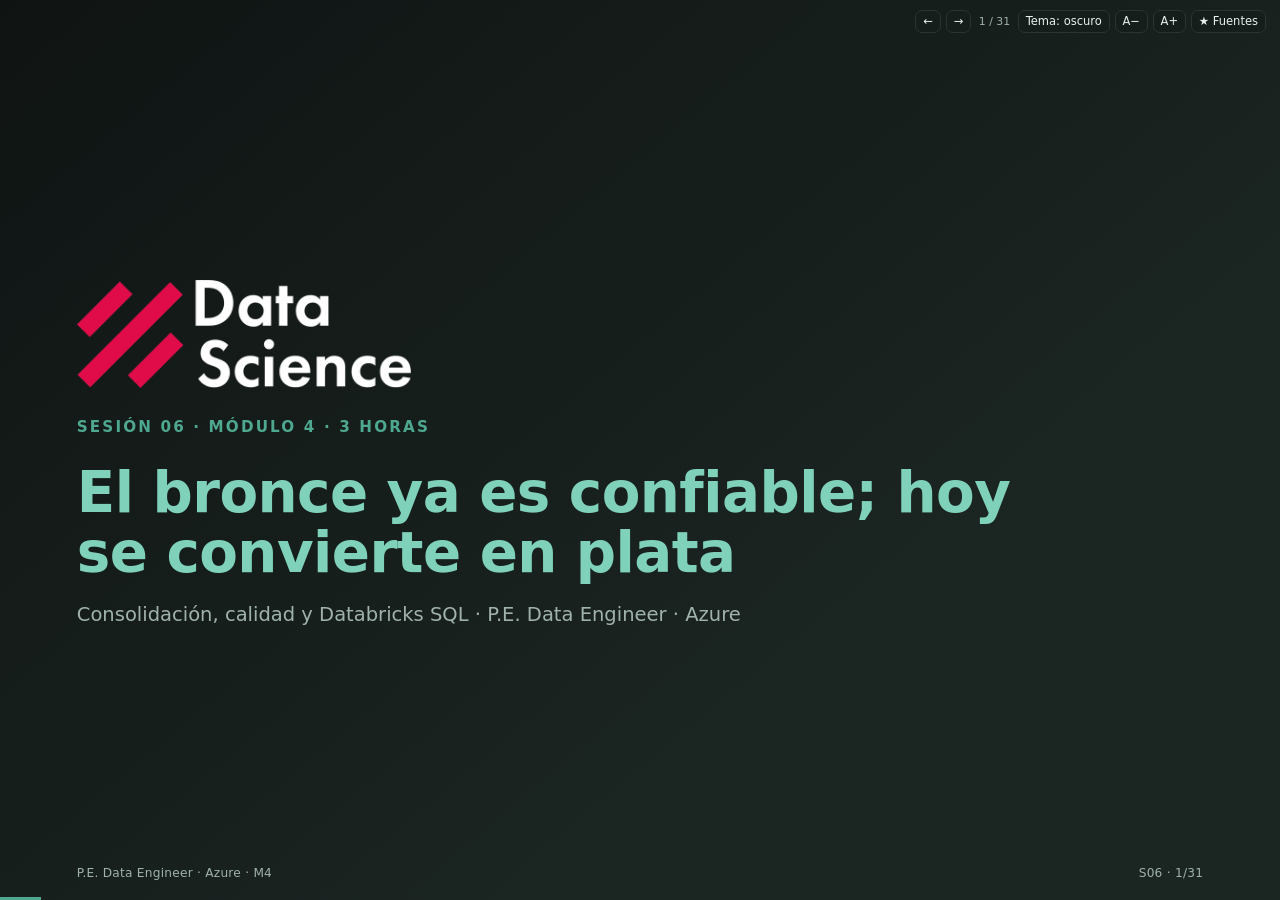
<file: sesion-06/S06-deck.html>
<!doctype html>
<html lang="es">
<head>
<meta charset="utf-8">
<meta name="viewport" content="width=device-width,initial-scale=1">
<title>Consolidación y Databricks SQL · Sesión 06</title>
<meta name="description" content="Sesión 06 del curso P.E. Data Engineer · Azure: bronce a plata, calidad, Databricks SQL, jobs y linaje.">
<link rel="icon" href="data:,">
<link rel="stylesheet" href="deck.css">
</head>
<body class="tema-oscuro">
<div id="deck">
<section class='slide hero' id='s01' data-n='1' data-time='0-2'><img class='logo-big logo-oscuro' src='assets/dsrp-logo-oscuro.png' alt='DSRP Data Science'><img class='logo-big logo-claro' src='assets/dsrp-logo-claro.png' alt=''><p class='kicker'>Sesión 06 · Módulo 4 · 3 horas</p><h2>El bronce ya es confiable; hoy se convierte en plata</h2><p class='sub'>Consolidación, calidad y Databricks SQL · P.E. Data Engineer · Azure</p><footer class='foot'><span>P.E. Data Engineer · Azure · M4</span><span>S06 · 1/31</span></footer></section><section class='slide bullets' id='s02' data-n='2' data-time='2-5'><img class='logo logo-oscuro' src='assets/dsrp-logo-oscuro.png' alt='DSRP Data Science'><img class='logo logo-claro' src='assets/dsrp-logo-claro.png' alt=''><h2>Al cerrar vas a poder hacer cinco cosas</h2><ul><li>Elegir el grano de una tabla plata y justificarlo.</li><li>Unir cinco tablas bronce sin duplicar filas.</li><li>Verificar nulos, duplicados y huérfanos antes de publicar.</li><li>Responder preguntas de negocio con Databricks SQL.</li><li>Programar la consolidación como job y leer su historial y linaje.</li></ul><footer class='foot'><span>P.E. Data Engineer · Azure · M4</span><span>S06 · 2/31</span></footer></section><section class='slide table' id='s03' data-n='3' data-time='5-9'><img class='logo logo-oscuro' src='assets/dsrp-logo-oscuro.png' alt='DSRP Data Science'><img class='logo logo-claro' src='assets/dsrp-logo-claro.png' alt=''><h2>De S05 a S06: el bronce se une, se limpia y se consulta<a class='mk' href='https://learn.microsoft.com/azure/databricks/lakehouse/medallion' target='_blank' rel='noopener' title='Microsoft Learn · Medallion architecture; Microsoft Learn · Delta Lake' aria-label='Fuentes: Microsoft Learn · Medallion architecture; Microsoft Learn · Delta Lake'>★</a></h2><table><thead><tr><th>Pieza</th><th>En S05</th><th>En S06</th></tr></thead><tbody><tr><td>Datos</td><td>Cinco tablas Delta crudas</td><td>Una tabla consolidada en plata</td></tr><tr><td>Grano</td><td>Una tabla por entidad</td><td>Una fila por línea de pedido</td></tr><tr><td>Calidad</td><td>Conteos por tabla</td><td>Nulos, duplicados, huérfanos y totales</td></tr><tr><td>Consulta</td><td>SELECT sobre bronce</td><td>Preguntas de negocio en Databricks SQL</td></tr><tr><td>Operación</td><td>Carga manual</td><td>Job programado con historial y linaje</td></tr></tbody></table><p class='note'>S06 no vuelve a cargar el CSV: lee las tablas Delta que dejó S05.</p><footer class='foot'><span>P.E. Data Engineer · Azure · M4</span><span>S06 · 3/31</span></footer></section><section class='slide table' id='s04' data-n='4' data-time='9-13'><img class='logo logo-oscuro' src='assets/dsrp-logo-oscuro.png' alt='DSRP Data Science'><img class='logo logo-claro' src='assets/dsrp-logo-claro.png' alt=''><h2>Cada capa responde una pregunta distinta<a class='mk' href='https://learn.microsoft.com/azure/databricks/lakehouse/medallion' target='_blank' rel='noopener' title='Microsoft Learn · Medallion architecture' aria-label='Fuentes: Microsoft Learn · Medallion architecture'>★</a></h2><table><thead><tr><th>Capa</th><th>Pregunta que responde</th><th>En Andina</th></tr></thead><tbody><tr><td>Bronce</td><td>¿Qué llegó y sin transformar?</td><td>Los cinco CSV en Delta</td></tr><tr><td>Plata</td><td>¿Qué pasó, limpio y unido?</td><td><code>pedidos_detalle</code>: una fila por línea</td></tr><tr><td>Oro</td><td>¿Qué decisión tomo con eso?</td><td>Agregados y dashboards (S07+)</td></tr></tbody></table><p class='note'>Si una consulta de negocio necesita unir cinco tablas cada vez, la capa plata no está haciendo su trabajo.</p><footer class='foot'><span>P.E. Data Engineer · Azure · M4</span><span>S06 · 4/31</span></footer></section><section class='slide table dense' id='s05' data-n='5' data-time='13-18'><img class='logo logo-oscuro' src='assets/dsrp-logo-oscuro.png' alt='DSRP Data Science'><img class='logo logo-claro' src='assets/dsrp-logo-claro.png' alt=''><h2>El grano se decide antes de escribir la consulta<a class='mk' href='https://learn.microsoft.com/azure/databricks/lakehouse/medallion' target='_blank' rel='noopener' title='Microsoft Learn · Medallion architecture; Microsoft Learn · Delta Lake' aria-label='Fuentes: Microsoft Learn · Medallion architecture; Microsoft Learn · Delta Lake'>★</a></h2><table><thead><tr><th>Grano posible</th><th>Filas para un pedido con 3 productos</th><th>Sirve para</th></tr></thead><tbody><tr><td>Por pedido</td><td>1</td><td>Contar pedidos y estados</td></tr><tr><td>Por línea de pedido</td><td>3</td><td>Analizar producto, cantidad y categoría</td></tr><tr><td>Por pago</td><td>1 o más</td><td>Conciliar cobros</td></tr><tr><td>Por cliente y mes</td><td>1</td><td>Retención y cohortes</td></tr></tbody></table><p class='note'>En este curso la plata usa grano **por línea de pedido**: conserva producto y cantidad, y permite sumar importes sin perder detalle.</p><footer class='foot'><span>P.E. Data Engineer · Azure · M4</span><span>S06 · 5/31</span></footer></section><section class='slide gallery' id='s06' data-n='6' data-time='18-21'><img class='logo logo-oscuro' src='assets/dsrp-logo-oscuro.png' alt='DSRP Data Science'><img class='logo logo-claro' src='assets/dsrp-logo-claro.png' alt=''><h2>El bronce está listo y tiene cinco tablas<a class='mk' href='https://learn.microsoft.com/azure/databricks/lakehouse/medallion' target='_blank' rel='noopener' title='Microsoft Learn · Medallion architecture' aria-label='Fuentes: Microsoft Learn · Medallion architecture'>★</a></h2><div class='gal solo'><figure><button type='button' class='zoom' data-src='assets/s06-bronze-catalogo.png' data-alt='Catálogo pede.bronze con las tablas customers, order_items, orders, payments y products' aria-label='Ampliar: Catálogo pede.bronze con las tablas customers, order_items, orders, payments y products'><img src='assets/s06-bronze-catalogo.png' alt='Catálogo pede.bronze con las tablas customers, order_items, orders, payments y products'></button><figcaption><code>pede.bronze</code>: cinco tablas externas Delta, producto de la carga de S05.</figcaption></figure></div><p class='note'>La plata no crea datos nuevos: recombina estos cinco y agrega reglas de calidad.</p><footer class='foot'><span>P.E. Data Engineer · Azure · M4</span><span>S06 · 6/31</span></footer></section><section class='slide table dense' id='s07' data-n='7' data-time='21-26'><img class='logo logo-oscuro' src='assets/dsrp-logo-oscuro.png' alt='DSRP Data Science'><img class='logo logo-claro' src='assets/dsrp-logo-claro.png' alt=''><h2>Cada join aporta una pieza y tiene una clave<a class='mk' href='https://learn.microsoft.com/azure/databricks/lakehouse/medallion' target='_blank' rel='noopener' title='Microsoft Learn · Medallion architecture' aria-label='Fuentes: Microsoft Learn · Medallion architecture'>★</a></h2><table><thead><tr><th>Tabla</th><th>Clave</th><th>Qué aporta</th></tr></thead><tbody><tr><td><code>orders</code></td><td><code>order_id</code></td><td>Fecha, canal y estado</td></tr><tr><td><code>order_items</code></td><td><code>order_id</code> + <code>product_id</code></td><td>Producto, cantidad y precio</td></tr><tr><td><code>products</code></td><td><code>product_id</code></td><td>Nombre y categoría</td></tr><tr><td><code>customers</code></td><td><code>customer_id</code></td><td>Cliente y ciudad</td></tr><tr><td><code>payments</code></td><td><code>order_id</code></td><td>Método, fecha y monto pagado</td></tr></tbody></table><footer class='foot'><span>P.E. Data Engineer · Azure · M4</span><span>S06 · 7/31</span></footer></section><section class='slide code' id='s08' data-n='8' data-time='26-33'><img class='logo logo-oscuro' src='assets/dsrp-logo-oscuro.png' alt='DSRP Data Science'><img class='logo logo-claro' src='assets/dsrp-logo-claro.png' alt=''><h2>Una consulta crea la tabla plata sin volver al CSV<a class='mk' href='https://learn.microsoft.com/azure/databricks/delta/' target='_blank' rel='noopener' title='Microsoft Learn · Delta Lake; Microsoft Learn · Tareas SQL en jobs' aria-label='Fuentes: Microsoft Learn · Delta Lake; Microsoft Learn · Tareas SQL en jobs'>★</a></h2><div class='code-wrap'><pre><code>CREATE OR REPLACE TABLE pede.silver.pedidos_detalle
USING DELTA
LOCATION &#x27;abfss://silver@stpededemobrs001.dfs.core.windows.net/delta/pedidos_detalle&#x27;
AS
SELECT
  o.order_id, o.order_date,
  o.channel AS canal, o.status AS estado,
  c.customer_id, c.full_name AS cliente, c.city AS ciudad,
  p.product_id, p.name AS producto, p.category AS categoria,
  oi.quantity AS cantidad, oi.unit_price AS precio_unitario,
  ROUND(oi.quantity * oi.unit_price, 2) AS importe_linea,
  pay.method AS metodo_pago, pay.paid_at AS pagado_en,
  pay.amount AS importe_pago, o._load_date
FROM pede.bronze.orders o
JOIN pede.bronze.order_items oi ON o.order_id = oi.order_id
JOIN pede.bronze.products p ON oi.product_id = p.product_id
JOIN pede.bronze.customers c ON o.customer_id = c.customer_id
LEFT JOIN pede.bronze.payments pay ON o.order_id = pay.order_id;</code></pre><ul><li><code>LEFT JOIN</code> con pagos conserva el pedido cancelado.</li><li><code>importe_linea</code> se calcula una vez, no en cada consulta.</li><li>Los archivos quedan en <code>silver/delta/pedidos_detalle</code>.</li></ul></div><footer class='foot'><span>P.E. Data Engineer · Azure · M4</span><span>S06 · 8/31</span></footer></section><section class='slide gallery' id='s09' data-n='9' data-time='33-36'><img class='logo logo-oscuro' src='assets/dsrp-logo-oscuro.png' alt='DSRP Data Science'><img class='logo logo-claro' src='assets/dsrp-logo-claro.png' alt=''><h2>La tabla plata queda en el catálogo, no en el notebook<a class='mk' href='https://learn.microsoft.com/azure/databricks/delta/' target='_blank' rel='noopener' title='Microsoft Learn · Delta Lake; Microsoft Learn · Linaje en Unity Catalog' aria-label='Fuentes: Microsoft Learn · Delta Lake; Microsoft Learn · Linaje en Unity Catalog'>★</a></h2><div class='gal solo'><figure><button type='button' class='zoom' data-src='assets/s06-silver-table.png' data-alt='Tabla pede.silver.pedidos_detalle con las columnas de la consolidación' aria-label='Ampliar: Tabla pede.silver.pedidos_detalle con las columnas de la consolidación'><img src='assets/s06-silver-table.png' alt='Tabla pede.silver.pedidos_detalle con las columnas de la consolidación'></button><figcaption><code>pede.silver.pedidos_detalle</code>: 17 columnas, grano por línea de pedido.</figcaption></figure></div><p class='note'>El nombre de la tabla es el contrato: si cambia el grano, cambia el nombre o se versiona.</p><footer class='foot'><span>P.E. Data Engineer · Azure · M4</span><span>S06 · 9/31</span></footer></section><section class='slide gallery' id='s10' data-n='10' data-time='36-39'><img class='logo logo-oscuro' src='assets/dsrp-logo-oscuro.png' alt='DSRP Data Science'><img class='logo logo-claro' src='assets/dsrp-logo-claro.png' alt=''><h2>Los datos se leen como una sola tabla de negocio<a class='mk' href='https://learn.microsoft.com/azure/databricks/delta/' target='_blank' rel='noopener' title='Microsoft Learn · Delta Lake' aria-label='Fuentes: Microsoft Learn · Delta Lake'>★</a></h2><div class='gal solo'><figure><button type='button' class='zoom' data-src='assets/s06-silver-sample.png' data-alt='Vista previa de la tabla pedidos_detalle con pedidos, clientes, productos e importes' aria-label='Ampliar: Vista previa de la tabla pedidos_detalle con pedidos, clientes, productos e importes'><img src='assets/s06-silver-sample.png' alt='Vista previa de la tabla pedidos_detalle con pedidos, clientes, productos e importes'></button><figcaption>Cada fila responde: quién compró, qué, cuánto, por qué canal y si pagó.</figcaption></figure></div><p class='note'>La vista previa es la prueba rápida de que el join no duplicó ni perdió filas.</p><footer class='foot'><span>P.E. Data Engineer · Azure · M4</span><span>S06 · 10/31</span></footer></section><section class='slide table dense' id='s11' data-n='11' data-time='39-45'><img class='logo logo-oscuro' src='assets/dsrp-logo-oscuro.png' alt='DSRP Data Science'><img class='logo logo-claro' src='assets/dsrp-logo-claro.png' alt=''><h2>Los números de la plata deben cuadrar con el bronce<a class='mk' href='https://learn.microsoft.com/azure/databricks/delta/' target='_blank' rel='noopener' title='Microsoft Learn · Delta Lake' aria-label='Fuentes: Microsoft Learn · Delta Lake'>★</a></h2><table><thead><tr><th>Métrica</th><th>Valor</th><th>De dónde sale</th></tr></thead><tbody><tr><td>Filas de la tabla</td><td>15</td><td>15 líneas de pedido</td></tr><tr><td>Pedidos distintos</td><td>10</td><td>10 pedidos</td></tr><tr><td>Ingresos por líneas</td><td>13.407,50</td><td>Suma de <code>importe_linea</code></td></tr><tr><td>Total pagado</td><td>13.158,50</td><td>Suma de pagos</td></tr><tr><td>Pedido cancelado</td><td>249,00</td><td>Una línea sin pago</td></tr><tr><td>Web pagado</td><td>10.404,50</td><td>6 pedidos</td></tr><tr><td>Tienda pagado</td><td>2.754,00</td><td>3 pedidos</td></tr></tbody></table><footer class='foot'><span>P.E. Data Engineer · Azure · M4</span><span>S06 · 11/31</span></footer></section><section class='slide table dense' id='s12' data-n='12' data-time='45-51'><img class='logo logo-oscuro' src='assets/dsrp-logo-oscuro.png' alt='DSRP Data Science'><img class='logo logo-claro' src='assets/dsrp-logo-claro.png' alt=''><h2>Ejercicio · Calcula el grano antes de escribir SQL<a class='mk' href='https://learn.microsoft.com/azure/databricks/lakehouse/medallion' target='_blank' rel='noopener' title='Microsoft Learn · Medallion architecture' aria-label='Fuentes: Microsoft Learn · Medallion architecture'>★</a></h2><table><thead><tr><th>Pedido</th><th>Productos</th><th>Filas en plata</th><th>Filas si el grano fuera por pedido</th></tr></thead><tbody><tr><td>P-1001</td><td>2</td><td>2</td><td>1</td></tr><tr><td>P-1002</td><td>1</td><td>1</td><td>1</td></tr><tr><td>P-1003</td><td>3</td><td>3</td><td>1</td></tr><tr><td>P-1004</td><td>4</td><td>4</td><td>1</td></tr></tbody></table><p class='note'>Ejemplo resuelto: con 10 pedidos y 15 líneas, la tabla por pedido tendría 10 filas; por línea tiene 15. El grano cambia la respuesta, no solo el tamaño.</p><footer class='foot'><span>P.E. Data Engineer · Azure · M4</span><span>S06 · 12/31</span></footer></section><section class='slide table dense' id='s13' data-n='13' data-time='51-56'><img class='logo logo-oscuro' src='assets/dsrp-logo-oscuro.png' alt='DSRP Data Science'><img class='logo logo-claro' src='assets/dsrp-logo-claro.png' alt=''><h2>Antes de publicar, cuatro controles de calidad<a class='mk' href='https://learn.microsoft.com/azure/databricks/delta/' target='_blank' rel='noopener' title='Microsoft Learn · Delta Lake; Microsoft Learn · Calidad de datos' aria-label='Fuentes: Microsoft Learn · Delta Lake; Microsoft Learn · Calidad de datos'>★</a></h2><table><thead><tr><th>Control</th><th>Pregunta</th><th>Qué hacer si falla</th></tr></thead><tbody><tr><td>Nulos en claves</td><td>¿Hay <code>order_id</code> o <code>product_id</code> nulos?</td><td>Detener la carga y revisar el origen</td></tr><tr><td>Duplicados</td><td>¿Hay más filas que líneas de pedido?</td><td>Revisar el join y las claves</td></tr><tr><td>Huérfanos</td><td>¿Hay líneas sin pedido o sin producto?</td><td>Reportar y excluir con criterio</td></tr><tr><td>Totales</td><td>¿Cuadra con el bronce?</td><td>Comparar por canal y por fecha</td></tr></tbody></table><p class='note'>Un control que no detiene el pipeline es un comentario, no un control.</p><footer class='foot'><span>P.E. Data Engineer · Azure · M4</span><span>S06 · 13/31</span></footer></section><section class='slide code' id='s14' data-n='14' data-time='56-62'><img class='logo logo-oscuro' src='assets/dsrp-logo-oscuro.png' alt='DSRP Data Science'><img class='logo logo-claro' src='assets/dsrp-logo-claro.png' alt=''><h2>Tres consultas que deben devolver cero<a class='mk' href='https://learn.microsoft.com/azure/databricks/delta/' target='_blank' rel='noopener' title='Microsoft Learn · Delta Lake; Microsoft Learn · Calidad de datos' aria-label='Fuentes: Microsoft Learn · Delta Lake; Microsoft Learn · Calidad de datos'>★</a></h2><div class='code-wrap'><pre><code>-- 1. Claves nulas
SELECT COUNT(*) AS nulos
FROM pede.silver.pedidos_detalle
WHERE order_id IS NULL OR product_id IS NULL;

-- 2. Duplicados por grano
SELECT COUNT(*) AS duplicados
FROM (
  SELECT order_id, product_id, COUNT(*) AS n
  FROM pede.silver.pedidos_detalle
  GROUP BY order_id, product_id
  HAVING n &gt; 1
);

-- 3. Totales contra el bronce
SELECT
  (SELECT SUM(importe_linea) FROM pede.silver.pedidos_detalle) AS ingresos_plata,
  (SELECT SUM(quantity * unit_price) FROM pede.bronze.order_items) AS ingresos_bronce;</code></pre><ul><li>Las dos primeras devuelven 0.</li><li>La tercera debe dar el mismo número en ambas columnas: 13.407,50.</li></ul></div><footer class='foot'><span>P.E. Data Engineer · Azure · M4</span><span>S06 · 14/31</span></footer></section><section class='slide table dense' id='s15' data-n='15' data-time='62-68'><img class='logo logo-oscuro' src='assets/dsrp-logo-oscuro.png' alt='DSRP Data Science'><img class='logo logo-claro' src='assets/dsrp-logo-claro.png' alt=''><h2>Ejercicio · Encuentra el huérfano<a class='mk' href='https://learn.microsoft.com/azure/databricks/delta/' target='_blank' rel='noopener' title='Microsoft Learn · Delta Lake; Microsoft Learn · Calidad de datos' aria-label='Fuentes: Microsoft Learn · Delta Lake; Microsoft Learn · Calidad de datos'>★</a></h2><table><thead><tr><th>Síntoma</th><th>Causa</th><th>Consulta que lo confirma</th></tr></thead><tbody><tr><td>15 líneas en bronce, 14 en plata</td><td>Un <code>product_id</code> no existe en productos</td><td><code>LEFT ANTI JOIN</code> contra products</td></tr><tr><td>16 filas en plata</td><td>Un pedido tiene dos pagos</td><td>Contar por <code>order_id</code> en payments</td></tr><tr><td>Total pagado mayor</td><td>Se sumó <code>importe_pago</code> por línea</td><td>Sumar pagos desde <code>payments</code></td></tr><tr><td>Cliente vacío</td><td><code>customer_id</code> nulo en orders</td><td><code>WHERE customer_id IS NULL</code></td></tr></tbody></table><p class='note'>Ejemplo resuelto: <code>SELECT * FROM order_items oi LEFT ANTI JOIN products p ON oi.product_id = p.product_id</code> devuelve 0 en Andina; si devuelve algo, el join <code>INNER</code> lo habría escondido.</p><footer class='foot'><span>P.E. Data Engineer · Azure · M4</span><span>S06 · 15/31</span></footer></section><section class='slide table dense' id='s16' data-n='16' data-time='68-72'><img class='logo logo-oscuro' src='assets/dsrp-logo-oscuro.png' alt='DSRP Data Science'><img class='logo logo-claro' src='assets/dsrp-logo-claro.png' alt=''><h2>Databricks SQL: la misma tabla para el analista y el ingeniero<a class='mk' href='https://learn.microsoft.com/azure/databricks/sql/' target='_blank' rel='noopener' title='Microsoft Learn · Databricks SQL; Microsoft Learn · SQL warehouse' aria-label='Fuentes: Microsoft Learn · Databricks SQL; Microsoft Learn · SQL warehouse'>★</a></h2><table><thead><tr><th>Pieza</th><th>Qué resuelve</th><th>En el curso</th></tr></thead><tbody><tr><td>SQL warehouse</td><td>Cómputo siempre disponible para SQL</td><td><code>Serverless Starter Warehouse</code></td></tr><tr><td>Query</td><td>Consulta guardada y compartible</td><td>Consultas de validación y negocio</td></tr><tr><td>Dashboard</td><td>Visualización para el negocio</td><td>Opcional en S07</td></tr><tr><td>Alert</td><td>Aviso cuando un número se sale del rango</td><td>Idea para producción</td></tr></tbody></table><p class='note'>El warehouse no reemplaza al clúster: lo complementa para consultas y BI.</p><footer class='foot'><span>P.E. Data Engineer · Azure · M4</span><span>S06 · 16/31</span></footer></section><section class='slide gallery' id='s17' data-n='17' data-time='72-75'><img class='logo logo-oscuro' src='assets/dsrp-logo-oscuro.png' alt='DSRP Data Science'><img class='logo logo-claro' src='assets/dsrp-logo-claro.png' alt=''><h2>La historia de consultas es la auditoría del analista<a class='mk' href='https://learn.microsoft.com/azure/databricks/sql/user/queries/' target='_blank' rel='noopener' title='Microsoft Learn · Consultas en Databricks SQL' aria-label='Fuentes: Microsoft Learn · Consultas en Databricks SQL'>★</a></h2><div class='gal solo'><figure><button type='button' class='zoom' data-src='assets/s06-query-history.png' data-alt='Historial de consultas de Databricks SQL con estado, duración y usuario' aria-label='Ampliar: Historial de consultas de Databricks SQL con estado, duración y usuario'><img src='assets/s06-query-history.png' alt='Historial de consultas de Databricks SQL con estado, duración y usuario'></button><figcaption>Query History: quién ejecutó qué, cuándo y cuánto tardó.</figcaption></figure></div><p class='note'>El historial incluye las consultas de la API y del job: sirve para reconstruir un número sin preguntar por chat.</p><footer class='foot'><span>P.E. Data Engineer · Azure · M4</span><span>S06 · 17/31</span></footer></section><section class='slide code' id='s18' data-n='18' data-time='75-80'><img class='logo logo-oscuro' src='assets/dsrp-logo-oscuro.png' alt='DSRP Data Science'><img class='logo logo-claro' src='assets/dsrp-logo-claro.png' alt=''><h2>Tres preguntas de negocio, tres consultas<a class='mk' href='https://learn.microsoft.com/azure/databricks/sql/user/queries/' target='_blank' rel='noopener' title='Microsoft Learn · Consultas en Databricks SQL' aria-label='Fuentes: Microsoft Learn · Consultas en Databricks SQL'>★</a></h2><div class='code-wrap'><pre><code>-- 1. Ingresos y pedidos por canal
SELECT canal, estado,
       COUNT(DISTINCT order_id) AS pedidos,
       ROUND(SUM(importe_linea), 2) AS ingresos
FROM pede.silver.pedidos_detalle
GROUP BY canal, estado
ORDER BY canal;

-- 2. Ingresos por categoría
SELECT categoria,
       COUNT(*) AS lineas,
       ROUND(SUM(importe_linea), 2) AS ingresos
FROM pede.silver.pedidos_detalle
GROUP BY categoria
ORDER BY ingresos DESC;

-- 3. Productos más vendidos por unidades
SELECT producto, SUM(cantidad) AS unidades
FROM pede.silver.pedidos_detalle
GROUP BY producto
ORDER BY unidades DESC
LIMIT 3;</code></pre><ul><li>Las tres leen la misma tabla: no vuelven al bronce.</li><li>El <code>COUNT(DISTINCT order_id)</code> evita contar líneas como pedidos.</li></ul></div><footer class='foot'><span>P.E. Data Engineer · Azure · M4</span><span>S06 · 18/31</span></footer></section><section class='slide table dense' id='s19' data-n='19' data-time='80-84'><img class='logo logo-oscuro' src='assets/dsrp-logo-oscuro.png' alt='DSRP Data Science'><img class='logo logo-claro' src='assets/dsrp-logo-claro.png' alt=''><h2>Los resultados cuentan una historia, no solo números<a class='mk' href='https://learn.microsoft.com/azure/databricks/sql/user/queries/' target='_blank' rel='noopener' title='Microsoft Learn · Consultas en Databricks SQL' aria-label='Fuentes: Microsoft Learn · Consultas en Databricks SQL'>★</a></h2><table><thead><tr><th>Pregunta</th><th>Resultado</th><th>Lectura</th></tr></thead><tbody><tr><td>Canal web pagado</td><td>6 pedidos · 10.404,50</td><td>El canal principal</td></tr><tr><td>Canal tienda pagado</td><td>3 pedidos · 2.754,00</td><td>Ticket promedio más alto</td></tr><tr><td>Web cancelado</td><td>1 pedido · 249,00</td><td>No se cobró; explica la diferencia</td></tr><tr><td>Tecnología</td><td>11.495,00</td><td>85,7 % de los ingresos</td></tr><tr><td>Accesorios</td><td>1.912,50</td><td>Volumen alto, ticket bajo</td></tr></tbody></table><p class='note'>El ticket promedio de tienda es 918,00 y el de web 1.734,08: el canal no solo cambia el volumen.</p><footer class='foot'><span>P.E. Data Engineer · Azure · M4</span><span>S06 · 19/31</span></footer></section><section class='slide table dense' id='s20' data-n='20' data-time='84-90'><img class='logo logo-oscuro' src='assets/dsrp-logo-oscuro.png' alt='DSRP Data Science'><img class='logo logo-claro' src='assets/dsrp-logo-claro.png' alt=''><h2>Ejercicio · Reconcilia lo facturado con lo cobrado<a class='mk' href='https://learn.microsoft.com/azure/databricks/delta/' target='_blank' rel='noopener' title='Microsoft Learn · Delta Lake' aria-label='Fuentes: Microsoft Learn · Delta Lake'>★</a></h2><table><thead><tr><th>Concepto</th><th>Valor</th><th>Explicación</th></tr></thead><tbody><tr><td>Ingresos por líneas</td><td>13.407,50</td><td>Suma de <code>importe_linea</code></td></tr><tr><td>Pagos registrados</td><td>13.158,50</td><td>Suma de <code>importe_pago</code></td></tr><tr><td>Diferencia</td><td>249,00</td><td>Pedido web cancelado</td></tr><tr><td>Si usaras <code>INNER JOIN</code> con pagos</td><td>13.158,50 en ambas</td><td>La diferencia desaparece: error</td></tr></tbody></table><p class='note'>Ejemplo resuelto: la diferencia es información, no un descuadre. El <code>LEFT JOIN</code> es lo que la hace visible.</p><footer class='foot'><span>P.E. Data Engineer · Azure · M4</span><span>S06 · 20/31</span></footer></section><section class='slide table' id='s21' data-n='21' data-time='90-95'><img class='logo logo-oscuro' src='assets/dsrp-logo-oscuro.png' alt='DSRP Data Science'><img class='logo logo-claro' src='assets/dsrp-logo-claro.png' alt=''><h2>Un job convierte una consulta en un proceso<a class='mk' href='https://learn.microsoft.com/azure/databricks/jobs/' target='_blank' rel='noopener' title='Microsoft Learn · Jobs y orquestación; Microsoft Learn · Tareas SQL en jobs' aria-label='Fuentes: Microsoft Learn · Jobs y orquestación; Microsoft Learn · Tareas SQL en jobs'>★</a></h2><table><thead><tr><th>Sin job</th><th>Con job</th></tr></thead><tbody><tr><td>Alguien corre la consulta a mano</td><td>Se ejecuta a una hora fija</td></tr><tr><td>Si falla, nadie se entera</td><td>Reintentos y alertas</td></tr><tr><td>No hay historial confiable</td><td>Run history con estado y duración</td></tr><tr><td>Depende de una persona</td><td>Depende de una definición versionada</td></tr></tbody></table><p class='note'>El job no hace que la consulta sea correcta: hace que su ejecución sea observable y repetible.</p><footer class='foot'><span>P.E. Data Engineer · Azure · M4</span><span>S06 · 21/31</span></footer></section><section class='slide gallery' id='s22' data-n='22' data-time='95-98'><img class='logo logo-oscuro' src='assets/dsrp-logo-oscuro.png' alt='DSRP Data Science'><img class='logo logo-claro' src='assets/dsrp-logo-claro.png' alt=''><h2>El job corrió en diez segundos y dejó su historial<a class='mk' href='https://learn.microsoft.com/azure/databricks/jobs/' target='_blank' rel='noopener' title='Microsoft Learn · Jobs y orquestación; Microsoft Learn · Tareas SQL en jobs' aria-label='Fuentes: Microsoft Learn · Jobs y orquestación; Microsoft Learn · Tareas SQL en jobs'>★</a></h2><div class='gal solo'><figure><button type='button' class='zoom' data-src='assets/s06-job-run.png' data-alt='Run del job job-pede-s06-plata con estado Succeeded, duración de 10 segundos y el SQL de la consolidación' aria-label='Ampliar: Run del job job-pede-s06-plata con estado Succeeded, duración de 10 segundos y el SQL de la consolidación'><img src='assets/s06-job-run.png' alt='Run del job job-pede-s06-plata con estado Succeeded, duración de 10 segundos y el SQL de la consolidación'></button><figcaption><code>job-pede-s06-plata</code>: tarea SQL sobre el warehouse serverless; estado Succeeded y 10 s de duración.</figcaption></figure></div><p class='note'>La tarea es SQL, no un notebook: usa el mismo warehouse que las consultas y no necesita un clúster.</p><footer class='foot'><span>P.E. Data Engineer · Azure · M4</span><span>S06 · 22/31</span></footer></section><section class='slide code' id='s23' data-n='23' data-time='98-101'><img class='logo logo-oscuro' src='assets/dsrp-logo-oscuro.png' alt='DSRP Data Science'><img class='logo logo-claro' src='assets/dsrp-logo-claro.png' alt=''><h2>La definición del job es corta y versionable<a class='mk' href='https://learn.microsoft.com/azure/databricks/jobs/' target='_blank' rel='noopener' title='Microsoft Learn · Jobs y orquestación; Microsoft Learn · Tareas SQL en jobs' aria-label='Fuentes: Microsoft Learn · Jobs y orquestación; Microsoft Learn · Tareas SQL en jobs'>★</a></h2><div class='code-wrap'><pre><code>{
  &quot;name&quot;: &quot;job-pede-s06-plata&quot;,
  &quot;tasks&quot;: [{
    &quot;task_key&quot;: &quot;bronce_a_plata&quot;,
    &quot;sql_task&quot;: {
      &quot;warehouse_id&quot;: &quot;bdfb9815b6b363ce&quot;,
      &quot;file&quot;: {
        &quot;path&quot;: &quot;/Users/.../pede/S06/02_silver&quot;,
        &quot;source&quot;: &quot;WORKSPACE&quot;
      }
    }
  }],
  &quot;schedule&quot;: {
    &quot;quartz_cron_expression&quot;: &quot;0 0 3 * * ?&quot;,
    &quot;timezone_id&quot;: &quot;America/Lima&quot;,
    &quot;pause_status&quot;: &quot;PAUSED&quot;
  }
}</code></pre><ul><li>La tarea apunta a un archivo, no a una consulta copiada.</li><li>La programación está en la definición, no en la cabeza de alguien.</li><li><code>PAUSED</code> hasta que el equipo apruebe la tabla.</li></ul></div><footer class='foot'><span>P.E. Data Engineer · Azure · M4</span><span>S06 · 23/31</span></footer></section><section class='slide table dense' id='s24' data-n='24' data-time='101-107'><img class='logo logo-oscuro' src='assets/dsrp-logo-oscuro.png' alt='DSRP Data Science'><img class='logo logo-claro' src='assets/dsrp-logo-claro.png' alt=''><h2>Programar es decidir frecuencia, zona y reintentos<a class='mk' href='https://learn.microsoft.com/azure/databricks/jobs/' target='_blank' rel='noopener' title='Microsoft Learn · Jobs y orquestación' aria-label='Fuentes: Microsoft Learn · Jobs y orquestación'>★</a></h2><table><thead><tr><th>Decisión</th><th>Pregunta</th><th>Valor del curso</th></tr></thead><tbody><tr><td>Frecuencia</td><td>¿Cada cuánto cambia el dato?</td><td>Diaria a las 03:00</td></tr><tr><td>Zona horaria</td><td>¿En qué hora lee el negocio?</td><td><code>America/Lima</code></td></tr><tr><td>Reintentos</td><td>¿Cuántas veces antes de alertar?</td><td>2 con espera</td></tr><tr><td>Timeout</td><td>¿Cuánto es demasiado?</td><td>30 minutos</td></tr><tr><td>Alertas</td><td>¿Quién se entera si falla?</td><td>Canal de datos</td></tr></tbody></table><footer class='foot'><span>P.E. Data Engineer · Azure · M4</span><span>S06 · 24/31</span></footer></section><section class='slide table dense' id='s25' data-n='25' data-time='107-113'><img class='logo logo-oscuro' src='assets/dsrp-logo-oscuro.png' alt='DSRP Data Science'><img class='logo logo-claro' src='assets/dsrp-logo-claro.png' alt=''><h2>Ejercicio · Diseña el schedule para tres fuentes<a class='mk' href='https://learn.microsoft.com/azure/databricks/jobs/' target='_blank' rel='noopener' title='Microsoft Learn · Jobs y orquestación' aria-label='Fuentes: Microsoft Learn · Jobs y orquestación'>★</a></h2><table><thead><tr><th>Fuente</th><th>Frecuencia</th><th>Justificación</th></tr></thead><tbody><tr><td>CSV de pedidos exportado a las 02:00</td><td>03:00 diaria</td><td>Deja una hora de margen</td></tr><tr><td>Catálogo de productos, cambia poco</td><td>Diaria o semanal</td><td>No necesita tiempo real</td></tr><tr><td>Pagos con correcciones del banco</td><td>Diaria + reejecución</td><td>El banco puede ajustar después</td></tr></tbody></table><p class='note'>Ejemplo resuelto: nunca programes a la misma hora que la fuente; deja margen y verifica el archivo de origen.</p><footer class='foot'><span>P.E. Data Engineer · Azure · M4</span><span>S06 · 25/31</span></footer></section><section class='slide gallery' id='s26' data-n='26' data-time='113-116'><img class='logo logo-oscuro' src='assets/dsrp-logo-oscuro.png' alt='DSRP Data Science'><img class='logo logo-claro' src='assets/dsrp-logo-claro.png' alt=''><h2>El linaje muestra qué alimenta la tabla y qué la rompe<a class='mk' href='https://learn.microsoft.com/azure/databricks/data-governance/unity-catalog/data-lineage' target='_blank' rel='noopener' title='Microsoft Learn · Linaje en Unity Catalog' aria-label='Fuentes: Microsoft Learn · Linaje en Unity Catalog'>★</a></h2><div class='gal solo'><figure><button type='button' class='zoom' data-src='assets/s06-lineage.png' data-alt='Linaje de pedidos_detalle con las cinco tablas bronce y el job como upstream' aria-label='Ampliar: Linaje de pedidos_detalle con las cinco tablas bronce y el job como upstream'><img src='assets/s06-lineage.png' alt='Linaje de pedidos_detalle con las cinco tablas bronce y el job como upstream'></button><figcaption>Unity Catalog: cinco tablas bronce y <code>job-pede-s06-plata</code> como upstream de la plata.</figcaption></figure></div><p class='note'>El linaje se construye solo si las lecturas y escrituras pasan por el catálogo. Un <code>spark.read</code> con ruta y clave no lo registra.</p><footer class='foot'><span>P.E. Data Engineer · Azure · M4</span><span>S06 · 26/31</span></footer></section><section class='slide bullets' id='s27' data-n='27' data-time='116-119'><img class='logo logo-oscuro' src='assets/dsrp-logo-oscuro.png' alt='DSRP Data Science'><img class='logo logo-claro' src='assets/dsrp-logo-claro.png' alt=''><h2>Laboratorio: bronce a plata en 40 minutos</h2><ul><li>Verificar que las cinco tablas bronce existen y tienen los conteos de S05.</li><li>Escribir la consulta de consolidación con el grano por línea.</li><li>Crear <code>pede.silver.pedidos_detalle</code> como tabla Delta externa.</li><li>Ejecutar los tres controles de calidad.</li><li>Responder las tres preguntas de negocio.</li><li>Programar el job en modo pausado y revisar su historial.</li></ul><footer class='foot'><span>P.E. Data Engineer · Azure · M4</span><span>S06 · 27/31</span></footer></section><section class='slide table dense' id='s28' data-n='28' data-time='119-122'><img class='logo logo-oscuro' src='assets/dsrp-logo-oscuro.png' alt='DSRP Data Science'><img class='logo logo-claro' src='assets/dsrp-logo-claro.png' alt=''><h2>La evidencia de S06 son números que cuadran<a class='mk' href='https://learn.microsoft.com/azure/databricks/delta/' target='_blank' rel='noopener' title='Microsoft Learn · Delta Lake; Microsoft Learn · Jobs y orquestación' aria-label='Fuentes: Microsoft Learn · Delta Lake; Microsoft Learn · Jobs y orquestación'>★</a></h2><table><thead><tr><th>Paso</th><th>Acción</th><th>Verificación</th></tr></thead><tbody><tr><td>1</td><td>Crear la tabla plata</td><td>15 filas y 10 pedidos distintos</td></tr><tr><td>2</td><td>Controlar claves y duplicados</td><td>0 nulos y 0 duplicados</td></tr><tr><td>3</td><td>Comparar totales con bronce</td><td>13.407,50 en ambos lados</td></tr><tr><td>4</td><td>Responder por canal</td><td>Web 10.404,50 · tienda 2.754,00 · cancelado 249,00</td></tr><tr><td>5</td><td>Ejecutar el job</td><td>Run Succeeded con historial</td></tr></tbody></table><p class='note'>Plan B sin permisos: el instructor publica la tabla plata y el alumno repite consultas y validaciones en modo lectura.</p><footer class='foot'><span>P.E. Data Engineer · Azure · M4</span><span>S06 · 28/31</span></footer></section><section class='slide table dense' id='s29' data-n='29' data-time='155-161'><img class='logo logo-oscuro' src='assets/dsrp-logo-oscuro.png' alt='DSRP Data Science'><img class='logo logo-claro' src='assets/dsrp-logo-claro.png' alt=''><h2>Errores frecuentes al consolidar<a class='mk' href='https://learn.microsoft.com/azure/databricks/delta/' target='_blank' rel='noopener' title='Microsoft Learn · Delta Lake; Microsoft Learn · Linaje en Unity Catalog' aria-label='Fuentes: Microsoft Learn · Delta Lake; Microsoft Learn · Linaje en Unity Catalog'>★</a></h2><table><thead><tr><th>Síntoma</th><th>Causa</th><th>Qué hacer</th></tr></thead><tbody><tr><td>Más de 15 filas</td><td>Join duplicado por pagos o claves</td><td>Revisar grano y contar por clave</td></tr><tr><td>Menos de 15 filas</td><td><code>INNER JOIN</code> con una tabla incompleta</td><td>Usar <code>LEFT</code> y revisar huérfanos</td></tr><tr><td>Total pagado inflado</td><td>Se sumó <code>importe_pago</code> por línea</td><td>Sumar pagos desde su tabla</td></tr><tr><td>Tabla sin datos</td><td>El job apunta a otra ruta o catálogo</td><td>Revisar <code>LOCATION</code> y el archivo SQL</td></tr><tr><td>Linaje vacío</td><td>Lectura por ruta sin catálogo</td><td>Leer tablas de UC, no rutas con clave</td></tr></tbody></table><footer class='foot'><span>P.E. Data Engineer · Azure · M4</span><span>S06 · 29/31</span></footer></section><section class='slide quiz' id='s30' data-n='30' data-time='161-171'><img class='logo logo-oscuro' src='assets/dsrp-logo-oscuro.png' alt='DSRP Data Science'><img class='logo logo-claro' src='assets/dsrp-logo-claro.png' alt=''><h2>Cinco preguntas de salida</h2><div class='qz'><details><summary>¿Qué es el grano de una tabla?</summary><p>Lo que representa una fila. En <code>pedidos_detalle</code>, una línea de pedido.</p></details><details><summary>¿Por qué el join de pagos es <code>LEFT</code>?</summary><p>Para conservar el pedido cancelado y hacer visible la diferencia de 249.</p></details><details><summary>¿Qué control implementarías primero?</summary><p>La comparación de totales contra el bronce: detecta joins y filtros mal puestos.</p></details><details><summary>¿Qué aporta un job si la consulta ya funciona?</summary><p>Ejecución programada, reintentos, alertas e historial observable.</p></details><details><summary>¿Para qué sirve el linaje?</summary><p>Para saber qué tablas y jobs dependen de un dato antes de cambiarlo.</p></details></div><footer class='foot'><span>P.E. Data Engineer · Azure · M4</span><span>S06 · 30/31</span></footer></section><section class='slide refs' id='s31' data-n='31' data-time='174-180'><img class='logo logo-oscuro' src='assets/dsrp-logo-oscuro.png' alt='DSRP Data Science'><img class='logo logo-claro' src='assets/dsrp-logo-claro.png' alt=''><h2>Fuentes para profundizar</h2><ul class='refl'><li>Microsoft Learn · Medallion architecture — <a href='https://learn.microsoft.com/azure/databricks/lakehouse/medallion'>https://learn.microsoft.com/azure/databricks/lakehouse/medallion</a></li><li>Microsoft Learn · Delta Lake — <a href='https://learn.microsoft.com/azure/databricks/delta/'>https://learn.microsoft.com/azure/databricks/delta/</a></li><li>Microsoft Learn · Databricks SQL — <a href='https://learn.microsoft.com/azure/databricks/sql/'>https://learn.microsoft.com/azure/databricks/sql/</a></li><li>Microsoft Learn · SQL warehouse — <a href='https://learn.microsoft.com/azure/databricks/compute/sql-warehouse/'>https://learn.microsoft.com/azure/databricks/compute/sql-warehouse/</a></li><li>Microsoft Learn · Jobs y orquestación — <a href='https://learn.microsoft.com/azure/databricks/jobs/'>https://learn.microsoft.com/azure/databricks/jobs/</a></li><li>Microsoft Learn · Tareas SQL en jobs — <a href='https://learn.microsoft.com/azure/databricks/jobs/sql'>https://learn.microsoft.com/azure/databricks/jobs/sql</a></li><li>Microsoft Learn · Linaje en Unity Catalog — <a href='https://learn.microsoft.com/azure/databricks/data-governance/unity-catalog/data-lineage'>https://learn.microsoft.com/azure/databricks/data-governance/unity-catalog/data-lineage</a></li><li>Microsoft Learn · Calidad de datos — <a href='https://learn.microsoft.com/azure/databricks/tables/constraints'>https://learn.microsoft.com/azure/databricks/tables/constraints</a></li><li>Microsoft Learn · Consultas en Databricks SQL — <a href='https://learn.microsoft.com/azure/databricks/sql/user/queries/'>https://learn.microsoft.com/azure/databricks/sql/user/queries/</a></li><li>Microsoft Learn · Alertas y dashboards — <a href='https://learn.microsoft.com/azure/databricks/sql/user/alerts/'>https://learn.microsoft.com/azure/databricks/sql/user/alerts/</a></li></ul><footer class='foot'><span>P.E. Data Engineer · Azure · M4</span><span>S06 · 31/31</span></footer></section>
</div>
<div id="bar" class="bar"></div>
<nav id="ctl" aria-label="Controles de la presentación">
  <button id="bPrev" aria-label="Slide anterior">←</button>
  <button id="bNext" aria-label="Slide siguiente">→</button>
  <span id="progress">1 / 31</span>
  <button id="bTema" aria-pressed="true" aria-label="Cambiar tema">Tema: oscuro</button>
  <span id="escalaValor" hidden>100%</span>
  <button id="bMenos" aria-label="Reducir tipografía">A−</button>
  <button id="bMas" aria-label="Aumentar tipografía">A+</button>
  <button id="bMarcas" aria-expanded="false" aria-controls="refsPanel" aria-label="Abrir fuentes">★ Fuentes</button>
</nav>
<aside id="refsPanel" aria-label="Fuentes de la sesión">
  <button id="refsClose">Cerrar ✕</button>
  <h3>Fuentes de la sesión</h3>
  <ol><li>Microsoft Learn · Medallion architecture — <a href='https://learn.microsoft.com/azure/databricks/lakehouse/medallion' target='_blank' rel='noopener'>https://learn.microsoft.com/azure/databricks/lakehouse/medallion</a></li><li>Microsoft Learn · Delta Lake — <a href='https://learn.microsoft.com/azure/databricks/delta/' target='_blank' rel='noopener'>https://learn.microsoft.com/azure/databricks/delta/</a></li><li>Microsoft Learn · Databricks SQL — <a href='https://learn.microsoft.com/azure/databricks/sql/' target='_blank' rel='noopener'>https://learn.microsoft.com/azure/databricks/sql/</a></li><li>Microsoft Learn · SQL warehouse — <a href='https://learn.microsoft.com/azure/databricks/compute/sql-warehouse/' target='_blank' rel='noopener'>https://learn.microsoft.com/azure/databricks/compute/sql-warehouse/</a></li><li>Microsoft Learn · Jobs y orquestación — <a href='https://learn.microsoft.com/azure/databricks/jobs/' target='_blank' rel='noopener'>https://learn.microsoft.com/azure/databricks/jobs/</a></li><li>Microsoft Learn · Tareas SQL en jobs — <a href='https://learn.microsoft.com/azure/databricks/jobs/sql' target='_blank' rel='noopener'>https://learn.microsoft.com/azure/databricks/jobs/sql</a></li><li>Microsoft Learn · Linaje en Unity Catalog — <a href='https://learn.microsoft.com/azure/databricks/data-governance/unity-catalog/data-lineage' target='_blank' rel='noopener'>https://learn.microsoft.com/azure/databricks/data-governance/unity-catalog/data-lineage</a></li><li>Microsoft Learn · Calidad de datos — <a href='https://learn.microsoft.com/azure/databricks/tables/constraints' target='_blank' rel='noopener'>https://learn.microsoft.com/azure/databricks/tables/constraints</a></li><li>Microsoft Learn · Consultas en Databricks SQL — <a href='https://learn.microsoft.com/azure/databricks/sql/user/queries/' target='_blank' rel='noopener'>https://learn.microsoft.com/azure/databricks/sql/user/queries/</a></li><li>Microsoft Learn · Alertas y dashboards — <a href='https://learn.microsoft.com/azure/databricks/sql/user/alerts/' target='_blank' rel='noopener'>https://learn.microsoft.com/azure/databricks/sql/user/alerts/</a></li></ol>
</aside>
<div id="zoom" hidden><img alt=""><button type="button" id="zoomClose" aria-label="Cerrar imagen ampliada">Cerrar ✕</button></div>
<script src="deck.js"></script>
</body>
</html>
</file>
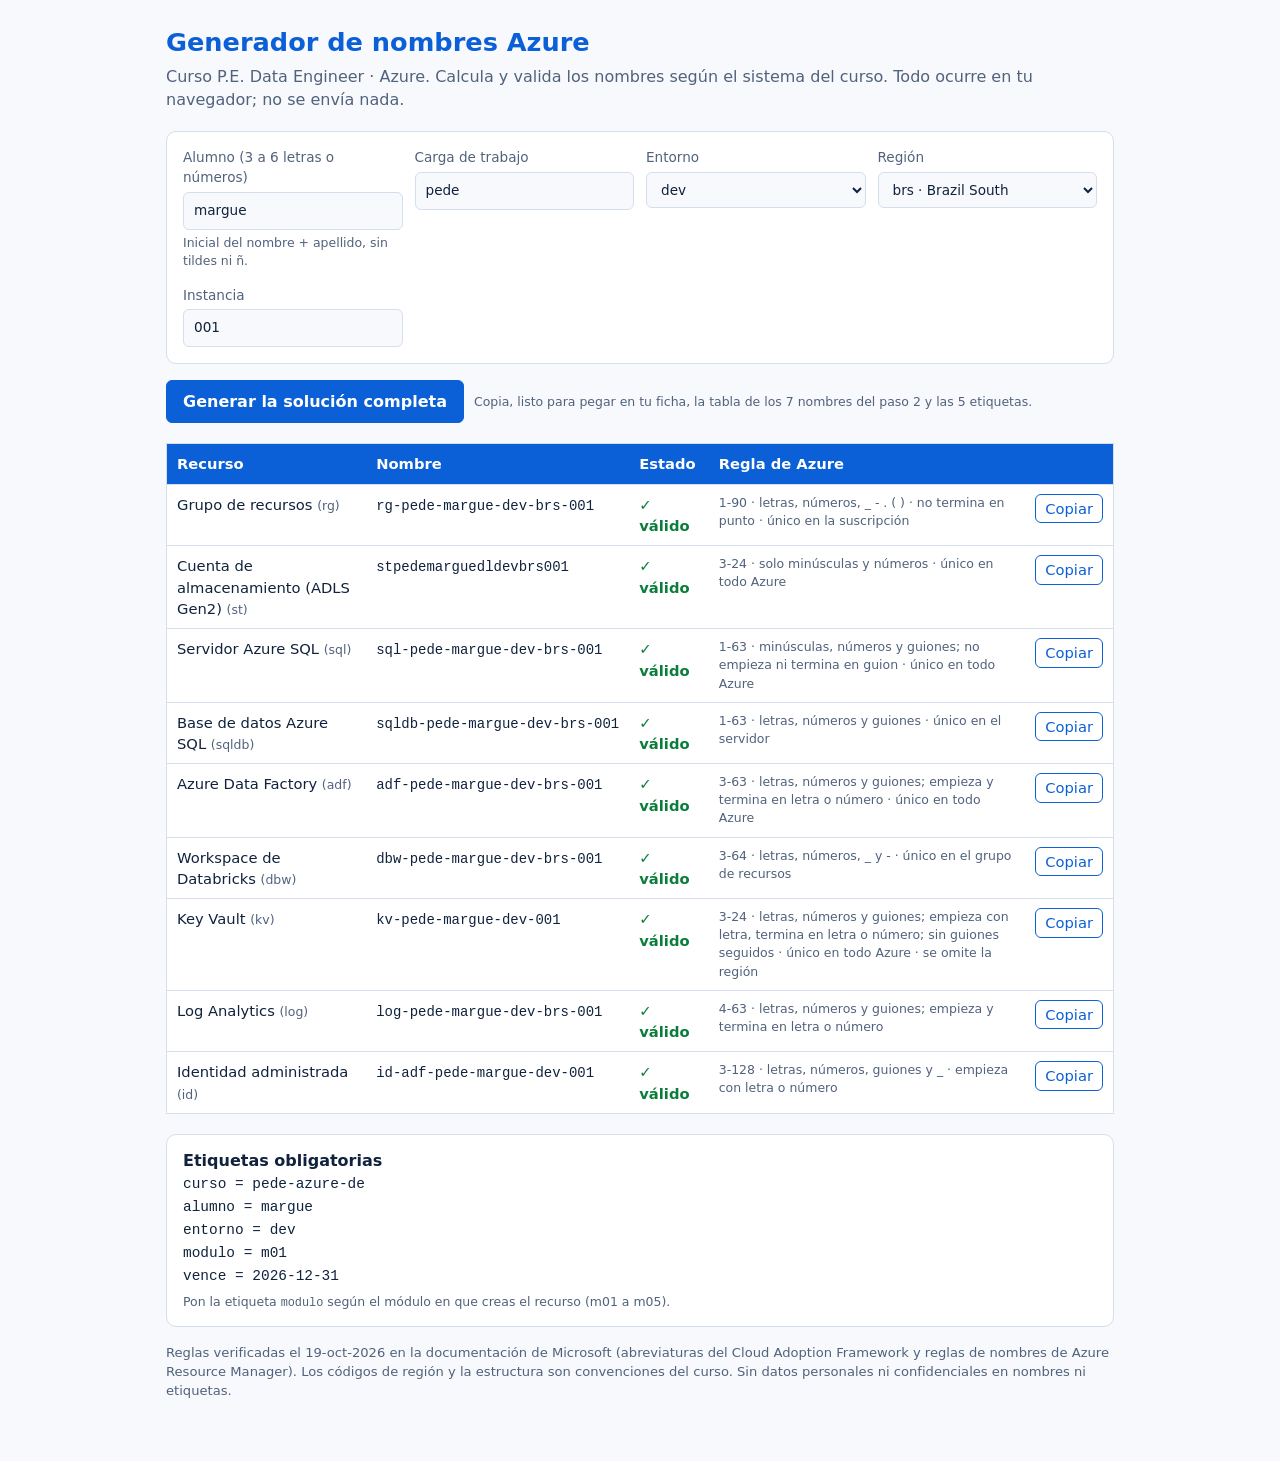
<file: sesion-01/herramientas/generador-nombres.html>
<!doctype html>
<html lang="es">
<head>
<meta charset="utf-8">
<meta name="viewport" content="width=device-width,initial-scale=1">
<title>Generador de nombres Azure</title>
<style>
:root{--bg:#f7f9fc;--fg:#10223d;--ac:#0b5fd7;--mut:#51627d;--card:#fff;--ln:#d5deec;--ok:#0a7d3b;--bad:#b3261e}
@media (prefers-color-scheme:dark){:root{--bg:#0e1626;--fg:#e8eefb;--ac:#6aa8ff;--mut:#9fb0cc;--card:#16223a;--ln:#2a3a59;--ok:#4cd387;--bad:#ff8a80}}
*{box-sizing:border-box}body{margin:0;background:var(--bg);color:var(--fg);font-family:system-ui,-apple-system,"Segoe UI",Roboto,sans-serif;line-height:1.45}
main{max-width:980px;margin:0 auto;padding:24px 16px 48px}
h1{font-size:1.6rem;margin:0 0 4px;color:var(--ac)}p.sub{margin:0 0 20px;color:var(--mut)}
.form{display:grid;grid-template-columns:repeat(auto-fit,minmax(200px,1fr));gap:12px;background:var(--card);border:1px solid var(--ln);border-radius:10px;padding:16px}
label{display:flex;flex-direction:column;font-size:.85rem;color:var(--mut);gap:4px}
input,select{font:inherit;padding:8px 10px;border:1px solid var(--ln);border-radius:6px;background:var(--bg);color:var(--fg)}
.hint{font-size:.78rem;color:var(--mut)}.err{color:var(--bad)}
table{width:100%;border-collapse:collapse;margin-top:20px;background:var(--card);border:1px solid var(--ln);font-size:.92rem}
th,td{padding:9px 10px;border-bottom:1px solid var(--ln);text-align:left;vertical-align:top}th{background:var(--ac);color:#fff}
code{font-family:ui-monospace,Consolas,"Cascadia Mono",monospace;font-size:.95em}
td:nth-child(2) code{white-space:nowrap}
.ok{color:var(--ok);font-weight:600}.bad{color:var(--bad);font-weight:600}
button{font:inherit;border:1px solid var(--ac);background:transparent;color:var(--ac);border-radius:6px;padding:3px 9px;cursor:pointer}
button:hover{background:var(--ac);color:#fff}
.tags{margin-top:20px;background:var(--card);border:1px solid var(--ln);border-radius:10px;padding:14px 16px}
.tags code{display:block;margin:2px 0}
.sol{margin-top:16px;display:flex;flex-wrap:wrap;gap:10px;align-items:center}
#solBtn{background:var(--ac);color:#fff;padding:9px 16px;font-weight:600}
#solBtn:disabled{opacity:.45;cursor:not-allowed}
.note{margin-top:16px;font-size:.82rem;color:var(--mut)}
@media (max-width:700px){td:nth-child(2) code{white-space:normal;word-break:break-all}table{font-size:.8rem}th:nth-child(4),td:nth-child(4){display:none}}
</style>
</head>
<body>
<main>
<h1>Generador de nombres Azure</h1>
<p class="sub">Curso P.E. Data Engineer · Azure. Calcula y valida los nombres según el sistema del curso. Todo ocurre en tu navegador; no se envía nada.</p>

<div class="form">
  <label>Alumno (3 a 6 letras o números)
    <input id="alumno" value="margue" maxlength="12" autocomplete="off" spellcheck="false">
    <span class="hint">Inicial del nombre + apellido, sin tildes ni ñ.</span>
    <span class="hint err" id="alumnoErr"></span></label>
  <label>Carga de trabajo
    <input id="carga" value="pede" maxlength="8" autocomplete="off" spellcheck="false"></label>
  <label>Entorno
    <select id="env"><option>dev</option></select></label>
  <label>Región
    <select id="reg"></select></label>
  <label>Instancia
    <input id="inst" value="001" maxlength="3" autocomplete="off" inputmode="numeric"></label>
</div>

<div class="sol"><button id="solBtn" type="button">Generar la solución completa</button>
  <span class="hint" id="solMsg">Copia, listo para pegar en tu ficha, la tabla de los 7 nombres del paso 2 y las 5 etiquetas.</span></div>

<table>
<thead><tr><th>Recurso</th><th>Nombre</th><th>Estado</th><th>Regla de Azure</th><th></th></tr></thead>
<tbody id="rows"></tbody>
</table>

<div class="tags"><strong>Etiquetas obligatorias</strong>
  <code id="tags"></code>
  <span class="hint">Pon la etiqueta <code style="display:inline">modulo</code> según el módulo en que creas el recurso (m01 a m05).</span></div>

<p class="note">Reglas verificadas el 19-oct-2026 en la documentación de Microsoft (abreviaturas del Cloud Adoption Framework y reglas de nombres de Azure Resource Manager). Los códigos de región y la estructura son convenciones del curso. Sin datos personales ni confidenciales en nombres ni etiquetas.</p>
</main>
<script>
const REGIONS={brs:"Brazil South",eus:"East US",eus2:"East US 2",cus:"Central US",scus:"South Central US",wus2:"West US 2",chc:"Chile Central"};
const $=id=>document.getElementById(id);
const regSel=$("reg");
Object.entries(REGIONS).forEach(([k,v])=>{const o=document.createElement("option");o.value=k;o.textContent=`${k} · ${v}`;regSel.appendChild(o)});

// tipo, patrón, largo mín-máx, regex de caracteres válidos, descripción, alcance
const R=[
 {t:"Grupo de recursos",abbr:"rg",f:p=>`rg-${p.c}-${p.a}-${p.e}-${p.r}-${p.i}`,min:1,max:90,re:/^[A-Za-z0-9_().-]+$/,extra:n=>!n.endsWith("."),d:"1-90 · letras, números, _ - . ( ) · no termina en punto · único en la suscripción"},
 {t:"Cuenta de almacenamiento (ADLS Gen2)",abbr:"st",f:p=>`st${p.c}${p.a}dl${p.e}${p.r}${p.i}`,min:3,max:24,re:/^[a-z0-9]+$/,d:"3-24 · solo minúsculas y números · único en todo Azure"},
 {t:"Servidor Azure SQL",abbr:"sql",f:p=>`sql-${p.c}-${p.a}-${p.e}-${p.r}-${p.i}`,min:1,max:63,re:/^[a-z0-9-]+$/,extra:n=>!/^-|-$/.test(n),d:"1-63 · minúsculas, números y guiones; no empieza ni termina en guion · único en todo Azure"},
 {t:"Base de datos Azure SQL",abbr:"sqldb",f:p=>`sqldb-${p.c}-${p.a}-${p.e}-${p.r}-${p.i}`,min:1,max:63,re:/^[A-Za-z0-9-]+$/,d:"1-63 · letras, números y guiones · único en el servidor"},
 {t:"Azure Data Factory",abbr:"adf",f:p=>`adf-${p.c}-${p.a}-${p.e}-${p.r}-${p.i}`,min:3,max:63,re:/^[A-Za-z0-9-]+$/,extra:n=>/^[A-Za-z0-9]/.test(n)&&/[A-Za-z0-9]$/.test(n),d:"3-63 · letras, números y guiones; empieza y termina en letra o número · único en todo Azure"},
 {t:"Workspace de Databricks",abbr:"dbw",f:p=>`dbw-${p.c}-${p.a}-${p.e}-${p.r}-${p.i}`,min:3,max:64,re:/^[A-Za-z0-9_-]+$/,d:"3-64 · letras, números, _ y - · único en el grupo de recursos"},
 {t:"Key Vault",abbr:"kv",f:p=>`kv-${p.c}-${p.a}-${p.e}-${p.i}`,min:3,max:24,re:/^[A-Za-z0-9-]+$/,extra:n=>/^[A-Za-z]/.test(n)&&/[A-Za-z0-9]$/.test(n)&&!/--/.test(n),d:"3-24 · letras, números y guiones; empieza con letra, termina en letra o número; sin guiones seguidos · único en todo Azure · se omite la región"},
 {t:"Log Analytics",abbr:"log",f:p=>`log-${p.c}-${p.a}-${p.e}-${p.r}-${p.i}`,min:4,max:63,re:/^[A-Za-z0-9-]+$/,extra:n=>/^[A-Za-z0-9]/.test(n)&&/[A-Za-z0-9]$/.test(n),d:"4-63 · letras, números y guiones; empieza y termina en letra o número"},
 {t:"Identidad administrada",abbr:"id",f:p=>`id-adf-${p.c}-${p.a}-${p.e}-${p.i}`,min:3,max:128,re:/^[A-Za-z0-9_-]+$/,extra:n=>/^[A-Za-z0-9]/.test(n),d:"3-128 · letras, números, guiones y _ · empieza con letra o número"}
];

function check(r,n){
  if(n.length<r.min||n.length>r.max) return `largo ${n.length} fuera de ${r.min}-${r.max}`;
  if(!r.re.test(n)) return "tiene caracteres no permitidos";
  if(r.extra && !r.extra(n)) return "incumple el formato de inicio/fin";
  return "";
}
function esc(s){return s.replace(/[&<>"]/g,c=>({"&":"&amp;","<":"&lt;",">":"&gt;",'"':"&quot;"}[c]))}
function render(){
  const a=$("alumno").value.trim().toLowerCase(), c=$("carga").value.trim().toLowerCase();
  const e=$("env").value, r=$("reg").value, i=$("inst").value.trim();
  const aErr=!/^[a-z0-9]{3,6}$/.test(a)?"Usa de 3 a 6 letras minúsculas o números, sin tildes ni ñ.":"";
  $("alumnoErr").textContent=aErr;
  const p={a,c,e,r,i};
  $("rows").innerHTML=R.map(x=>{
    const n=x.f(p), why=aErr?"corrige el alumno":check(x,n);
    return `<tr><td>${esc(x.t)} <span class="hint">(${x.abbr})</span></td><td><code>${esc(n)}</code></td>`+
      `<td class="${why?"bad":"ok"}">${why?"✗ "+esc(why):"✓ válido"}</td><td class="hint">${esc(x.d)}</td>`+
      `<td><button data-n="${esc(n)}" ${why?"disabled":""}>Copiar</button></td></tr>`;
  }).join("");
  $("tags").innerHTML=["curso = pede-azure-de","alumno = "+a,"entorno = "+e,"modulo = m01","vence = 2026-12-31"].map(t=>`<code>${esc(t)}</code>`).join("");
}
const FICHA=["rg","st","sql","sqldb","adf","dbw","kv"];
function solucion(){
  const a=$("alumno").value.trim().toLowerCase(), c=$("carga").value.trim().toLowerCase();
  const e=$("env").value, r=$("reg").value, i=$("inst").value.trim(), p={a,c,e,r,i};
  if(!/^[a-z0-9]{3,6}$/.test(a)) return null;
  const filas=FICHA.map(k=>R.find(x=>x.abbr===k)).map(x=>({x,n:x.f(p)}));
  if(filas.some(f=>check(f.x,f.n))) return null;
  return `Token de alumno: ${a} · Región (código): ${r} · Por qué esa región: ______\n\n| Recurso | Nombre generado |\n|---|---|\n`+
    filas.map(f=>`| ${f.x.t} | ${f.n} |`).join("\n")+
    `\n\nEtiquetas del grupo de recursos:\n- curso = pede-azure-de\n- alumno = ${a}\n- entorno = ${e}\n- modulo = m01\n- vence = 2026-12-31\n`;
}
function actualizaSol(){const ok=solucion()!==null;$("solBtn").disabled=!ok}
$("solBtn").addEventListener("click",()=>{
  const t=solucion(); if(!t) return;
  (navigator.clipboard?navigator.clipboard.writeText(t):Promise.reject()).then(
    ()=>{$("solMsg").textContent="¡Copiado! Pégalo en la sección «Paso 2» de tu ficha."},
    ()=>{$("solMsg").textContent="Tu navegador bloqueó el portapapeles; usa los botones Copiar de cada fila."});
});
document.addEventListener("input",()=>{render();actualizaSol()});
document.addEventListener("click",ev=>{const b=ev.target.closest("button[data-n]");if(!b)return;
  const n=b.dataset.n;(navigator.clipboard?navigator.clipboard.writeText(n):Promise.reject()).then(()=>{b.textContent="¡Copiado!"},()=>{b.textContent="Selecciona y copia"});
  setTimeout(()=>b.textContent="Copiar",1400)});
render();actualizaSol();
</script>
</body>
</html>
</file>
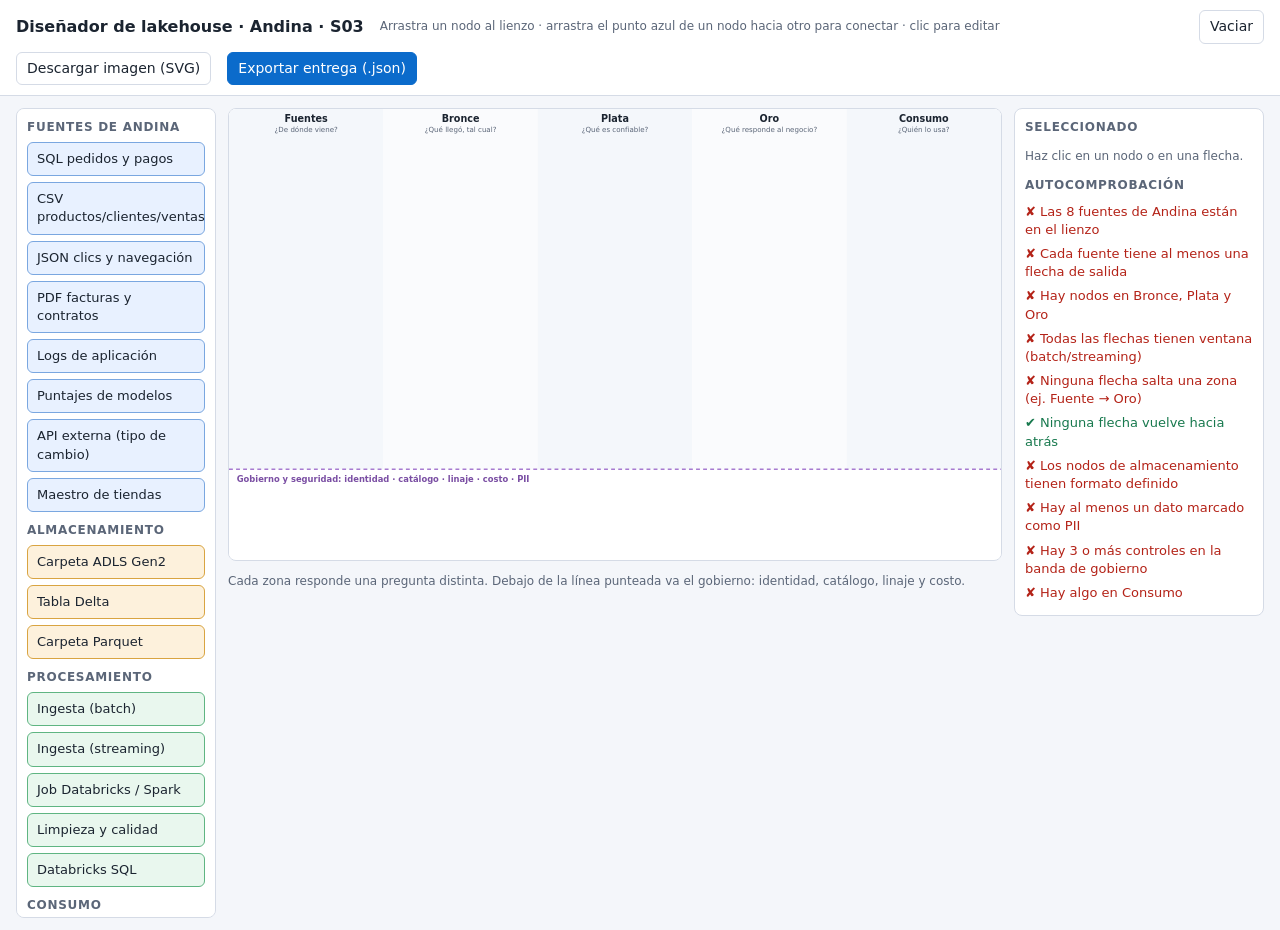
<file: sesion-03/lab/disenador-lakehouse.html>
<!doctype html>
<html lang="es">
<head>
<meta charset="utf-8">
<meta name="viewport" content="width=device-width,initial-scale=1">
<title>Diseñador de lakehouse · S03</title>
<style>
:root{--bg:#f4f6fa;--panel:#fff;--ink:#1b2430;--mut:#5b6678;--line:#d5dbe6;--acc:#0b6bcb;--ok:#18794e;--bad:#b42318}
@media (prefers-color-scheme:dark){:root:not([data-theme="light"]){--bg:#111723;--panel:#1a2232;--ink:#e8edf6;--mut:#9aa7bd;--line:#2c3850;--acc:#5aa9ff;--ok:#4cc38a;--bad:#ff7b72}}
:root[data-theme="dark"]{--bg:#111723;--panel:#1a2232;--ink:#e8edf6;--mut:#9aa7bd;--line:#2c3850;--acc:#5aa9ff;--ok:#4cc38a;--bad:#ff7b72}
*{box-sizing:border-box}
body{margin:0;background:var(--bg);color:var(--ink);font:14px/1.4 system-ui,-apple-system,"Segoe UI",sans-serif}
header{display:flex;flex-wrap:wrap;gap:8px 16px;align-items:center;padding:10px 16px;border-bottom:1px solid var(--line);background:var(--panel)}
header h1{font-size:16px;margin:0}
header .sp{flex:1}
button,select,input[type=text]{font:inherit;color:var(--ink);background:var(--panel);border:1px solid var(--line);border-radius:6px;padding:6px 10px}
button{cursor:pointer}button.pri{background:var(--acc);border-color:var(--acc);color:#fff}
main{display:grid;grid-template-columns:200px minmax(0,1fr) 250px;gap:12px;padding:12px 16px;max-width:100vw}
main>div{min-width:0}
aside{background:var(--panel);border:1px solid var(--line);border-radius:8px;padding:10px;align-self:start;max-height:calc(100vh - 90px);overflow:auto}
aside h2{font-size:12px;text-transform:uppercase;letter-spacing:.06em;color:var(--mut);margin:10px 0 6px}
aside h2:first-child{margin-top:0}
.chip{display:block;margin:0 0 6px;padding:7px 9px;border-radius:6px;border:1px solid;font-size:13px;cursor:grab;user-select:none;touch-action:none}
.hint{color:var(--mut);font-size:12px}
#wrap{background:#fff;border:1px solid var(--line);border-radius:8px;overflow:hidden}
svg{display:block;width:100%;height:auto;touch-action:none}
.node{cursor:move}.node text{pointer-events:none}
.handle{cursor:crosshair}
#ghost{position:fixed;pointer-events:none;z-index:10;display:none;opacity:.85}
label{display:block;margin:8px 0 3px;color:var(--mut);font-size:12px}
#panel input[type=text],#panel select{width:100%}
#checks{list-style:none;padding:0;margin:0;font-size:13px}
#checks li{padding:3px 0}#checks .ok{color:var(--ok)}#checks .no{color:var(--bad)}
dialog{border:1px solid var(--line);border-radius:10px;background:var(--panel);color:var(--ink);padding:18px;max-width:380px}
dialog::backdrop{background:#0008}
dialog input{width:100%;margin-bottom:8px}
.err{color:var(--bad);font-size:12px;min-height:16px}
@media (max-width:1150px){main{grid-template-columns:190px minmax(0,1fr)}main>aside:last-child{grid-column:1/-1;max-height:none}}
@media (max-width:760px){main{grid-template-columns:minmax(0,1fr)}aside{max-height:none}}
</style>
</head>
<body>
<header>
  <h1>Diseñador de lakehouse · Andina · S03</h1>
  <span class="hint">Arrastra un nodo al lienzo · arrastra el punto azul de un nodo hacia otro para conectar · clic para editar</span>
  <span class="sp"></span>
  <button id="bClear">Vaciar</button>
  <button id="bSvg">Descargar imagen (SVG)</button>
  <button id="bJson" class="pri">Exportar entrega (.json)</button>
</header>
<main>
  <aside id="palette"></aside>
  <div>
    <div id="wrap"><svg id="cv" viewBox="0 0 1200 700" xmlns="http://www.w3.org/2000/svg" aria-label="Lienzo de arquitectura"></svg></div>
    <p class="hint">Cada zona responde una pregunta distinta. Debajo de la línea punteada va el gobierno: identidad, catálogo, linaje y costo.</p>
  </div>
  <aside>
    <h2>Seleccionado</h2>
    <div id="panel"><p class="hint">Haz clic en un nodo o en una flecha.</p></div>
    <h2>Autocomprobación</h2>
    <ul id="checks"></ul>
  </aside>
</main>
<div id="ghost"></div>

<dialog id="dlg">
  <form method="dialog" id="frm">
    <h3 style="margin-top:0">Antes de exportar</h3>
    <p class="hint">Tu nombre y apellido quedan dentro del archivo.</p>
    <label for="inN">Nombre</label><input id="inN" type="text" autocomplete="given-name">
    <label for="inA">Apellido</label><input id="inA" type="text" autocomplete="family-name">
    <div class="err" id="err"></div>
    <div style="display:flex;gap:8px;justify-content:flex-end">
      <button type="button" id="dCancel">Cancelar</button>
      <button type="submit" class="pri">Continuar y descargar</button>
    </div>
  </form>
</dialog>

<script>
const NS = "http://www.w3.org/2000/svg";
const ZONAS = [
  {id:"Fuentes", x:0,   q:"¿De dónde viene?"},
  {id:"Bronce",  x:240, q:"¿Qué llegó, tal cual?"},
  {id:"Plata",   x:480, q:"¿Qué es confiable?"},
  {id:"Oro",     x:720, q:"¿Qué responde al negocio?"},
  {id:"Consumo", x:960, q:"¿Quién lo usa?"},
];
const ZW = 240, HEAD = 44, GOB_Y = 560, W = 1200, H = 700, NW = 160, NH = 46;
const COL = {fuente:["#e8f1ff","#7aa7e0"], almac:["#fdf1dc","#d9a441"], proc:["#e9f7ee","#5fb582"], gob:["#f3e8fb","#a77bd0"], cons:["#fde8ec","#e08a9b"], nota:["#f1f1f1","#aaa"]};
const CATALOGO = [
  ["Fuentes de Andina","fuente",[["SQL pedidos y pagos"],["CSV productos/clientes/ventas"],["JSON clics y navegación"],["PDF facturas y contratos"],["Logs de aplicación"],["Puntajes de modelos"],["API externa (tipo de cambio)"],["Maestro de tiendas"]]],
  ["Almacenamiento","almac",[["Carpeta ADLS Gen2"],["Tabla Delta"],["Carpeta Parquet"]]],
  ["Procesamiento","proc",[["Ingesta (batch)"],["Ingesta (streaming)"],["Job Databricks / Spark"],["Limpieza y calidad"],["Databricks SQL"]]],
  ["Consumo","cons",[["Power BI / reporte"],["Modelo de ML"],["API / aplicación"]]],
  ["Gobierno","gob",[["Entra ID + RBAC/ACL"],["Catálogo (Unity Catalog)"],["Linaje"],["Key Vault"],["Control de costo"],["Enmascarar PII"]]],
  ["Otro","nota",[["Nota libre"]]],
];
const FORMATOS = ["", "CSV","JSON","Parquet","Delta","PDF","Excel","Logs/texto"];
const cv = document.getElementById("cv");
let st = {nodes:[], edges:[], seq:1};
let sel = null;

function svgPt(ev){const p=cv.createSVGPoint();p.x=ev.clientX;p.y=ev.clientY;return p.matrixTransform(cv.getScreenCTM().inverse());}
function zonaDe(n){const cx=n.x+NW/2,cy=n.y+NH/2;if(cy>GOB_Y)return "Gobierno";return ZONAS[Math.max(0,Math.min(4,Math.floor(cx/ZW)))].id;}
function el(tag,attrs,parent){const e=document.createElementNS(NS,tag);for(const k in attrs)e.setAttribute(k,attrs[k]);if(parent)parent.appendChild(e);return e;}
function wrap(text,max){const w=text.split(" "),l=[];let c="";for(const x of w){if((c+" "+x).trim().length>max&&c){l.push(c);c=x}else c=(c+" "+x).trim()}if(c)l.push(c);return l.slice(0,2);}
const nodo=id=>st.nodes.find(n=>n.id===id);

function draw(forExport){
  cv.innerHTML="";
  el("rect",{x:0,y:0,width:W,height:H,fill:"#fff"},cv);
  ZONAS.forEach((z,i)=>{
    el("rect",{x:z.x,y:0,width:ZW,height:GOB_Y,fill:i%2?"#fafbfd":"#f4f7fb"},cv);
    const t=el("text",{x:z.x+ZW/2,y:20,"text-anchor":"middle","font-size":15,"font-weight":700,fill:"#1b2430","font-family":"system-ui,sans-serif"},cv);t.textContent=z.id;
    const q=el("text",{x:z.x+ZW/2,y:36,"text-anchor":"middle","font-size":11,fill:"#5b6678","font-family":"system-ui,sans-serif"},cv);q.textContent=z.q;
  });
  el("line",{x1:0,y1:GOB_Y,x2:W,y2:GOB_Y,stroke:"#a77bd0","stroke-dasharray":"6 5","stroke-width":2},cv);
  const g=el("text",{x:12,y:GOB_Y+20,"font-size":13,"font-weight":700,fill:"#7a4ea3","font-family":"system-ui,sans-serif"},cv);g.textContent="Gobierno y seguridad: identidad · catálogo · linaje · costo · PII";
  const defs=el("defs",{},cv);const m=el("marker",{id:"ar",viewBox:"0 0 10 10",refX:9,refY:5,markerWidth:7,markerHeight:7,orient:"auto-start-reverse"},defs);el("path",{d:"M0 0L10 5L0 10z",fill:"#445"},m);
  st.edges.forEach(e=>{
    const a=nodo(e.from),b=nodo(e.to);if(!a||!b)return;
    const x1=a.x+NW,y1=a.y+NH/2,x2=b.x,y2=b.y+NH/2,dx=Math.max(40,Math.abs(x2-x1)/2);
    const s=sel&&sel.t==="e"&&sel.id===e.id;
    const p=el("path",{d:`M${x1} ${y1}C${x1+dx} ${y1} ${x2-dx} ${y2} ${x2} ${y2}`,fill:"none",stroke:s?"#0b6bcb":"#445","stroke-width":s?3:2,"marker-end":"url(#ar)","stroke-dasharray":e.ventana==="streaming"?"2 4":""},cv);
    if(!forExport){const hit=el("path",{d:p.getAttribute("d"),fill:"none",stroke:"transparent","stroke-width":14,style:"cursor:pointer"},cv);hit.addEventListener("pointerdown",ev=>{ev.stopPropagation();sel={t:"e",id:e.id};refresh();});}
    const t=el("text",{x:(x1+x2)/2,y:(y1+y2)/2-6,"text-anchor":"middle","font-size":11,"font-weight":600,fill:e.ventana?"#1b2430":"#b42318","font-family":"system-ui,sans-serif",stroke:"#fff","stroke-width":3,"paint-order":"stroke"},cv);t.textContent=e.ventana||"¿batch o streaming?";
  });
  st.nodes.forEach(n=>{
    const [fill,stroke]=COL[n.tipo];const s=sel&&sel.t==="n"&&sel.id===n.id;
    const gr=el("g",{class:"node","data-id":n.id,transform:`translate(${n.x} ${n.y})`},cv);
    el("rect",{width:NW,height:NH,rx:8,fill,stroke:s?"#0b6bcb":stroke,"stroke-width":s?3:1.6},gr);
    const tags=[n.formato,n.pii?"PII":""].filter(Boolean).join(" · ");
    const lines=wrap(n.label,22);
    lines.forEach((ln,i)=>{
      const y=lines.length===1?(tags?19:27):15+i*13;
      const t=el("text",{x:8,y,"font-size":12,"font-weight":600,fill:"#1b2430","font-family":"system-ui,sans-serif"},gr);t.textContent=ln;
    });
    if(tags){const t=el("text",{x:8,y:NH-6,"font-size":10.5,fill:n.pii?"#b42318":"#445","font-family":"system-ui,sans-serif"},gr);t.textContent=tags;}
    if(!forExport){
      const h=el("circle",{class:"handle",cx:NW,cy:NH/2,r:7,fill:"#0b6bcb",stroke:"#fff","stroke-width":2},gr);
      h.addEventListener("pointerdown",ev=>iniciarConexion(ev,n));
      gr.addEventListener("pointerdown",ev=>{if(ev.target===h)return;iniciarArrastre(ev,n);});
    }
  });
  if(forExport&&forExport.alumno){const t=el("text",{x:W-10,y:H-10,"text-anchor":"end","font-size":12,fill:"#5b6678","font-family":"system-ui,sans-serif"},cv);t.textContent="Alumno: "+forExport.alumno+" · S03 Andina";}
}

function iniciarArrastre(ev,n){
  ev.preventDefault();sel={t:"n",id:n.id};const p0=svgPt(ev),ox=n.x,oy=n.y;
  const mv=e=>{const p=svgPt(e);n.x=Math.max(0,Math.min(W-NW,ox+p.x-p0.x));n.y=Math.max(HEAD,Math.min(H-NH,oy+p.y-p0.y));draw();};
  const up=()=>{removeEventListener("pointermove",mv);removeEventListener("pointerup",up);refresh();};
  addEventListener("pointermove",mv);addEventListener("pointerup",up);refresh();
}
function iniciarConexion(ev,n){
  ev.preventDefault();ev.stopPropagation();
  const l=el("line",{stroke:"#0b6bcb","stroke-width":2.5,"stroke-dasharray":"5 4"},cv);
  const p0={x:n.x+NW,y:n.y+NH/2};
  const mv=e=>{const p=svgPt(e);l.setAttribute("x1",p0.x);l.setAttribute("y1",p0.y);l.setAttribute("x2",p.x);l.setAttribute("y2",p.y);};
  const up=e=>{
    removeEventListener("pointermove",mv);removeEventListener("pointerup",up);l.remove();
    const t=document.elementFromPoint(e.clientX,e.clientY),g=t&&t.closest&&t.closest(".node");
    if(g){const to=g.getAttribute("data-id");
      if(to!==n.id&&!st.edges.some(x=>x.from===n.id&&x.to===to)){const ed={id:"e"+st.seq++,from:n.id,to,ventana:""};st.edges.push(ed);sel={t:"e",id:ed.id};}}
    refresh();
  };
  addEventListener("pointermove",mv);addEventListener("pointerup",up);
}

const pal=document.getElementById("palette"),ghost=document.getElementById("ghost");
CATALOGO.forEach(([titulo,tipo,items])=>{
  const h=document.createElement("h2");h.textContent=titulo;pal.appendChild(h);
  items.forEach(([label])=>{
    const c=document.createElement("div");c.className="chip";c.textContent=label;
    c.style.background=COL[tipo][0];c.style.borderColor=COL[tipo][1];c.style.color="#1b2430";
    c.addEventListener("pointerdown",ev=>{
      ev.preventDefault();ghost.textContent=label;ghost.className="chip";
      ghost.style.cssText="display:block;background:"+COL[tipo][0]+";border-color:"+COL[tipo][1]+";color:#1b2430;left:"+(ev.clientX+8)+"px;top:"+(ev.clientY+8)+"px";
      const mv=e=>{ghost.style.left=e.clientX+8+"px";ghost.style.top=e.clientY+8+"px";};
      const up=e=>{
        removeEventListener("pointermove",mv);removeEventListener("pointerup",up);ghost.style.display="none";
        const r=cv.getBoundingClientRect();
        if(e.clientX>=r.left&&e.clientX<=r.right&&e.clientY>=r.top&&e.clientY<=r.bottom){
          const p=svgPt(e);const n={id:"n"+st.seq++,tipo,label,x:Math.max(0,Math.min(W-NW,p.x-NW/2)),y:Math.max(HEAD,Math.min(H-NH,p.y-NH/2)),formato:"",pii:false};
          st.nodes.push(n);sel={t:"n",id:n.id};refresh();
        }
      };
      addEventListener("pointermove",mv);addEventListener("pointerup",up);
    });
    pal.appendChild(c);
  });
});
const hint=document.createElement("p");hint.className="hint";hint.textContent="Puedes repetir un nodo las veces que haga falta (por ejemplo, un Job por zona).";pal.appendChild(hint);
cv.addEventListener("pointerdown",ev=>{if(ev.target===cv||ev.target.tagName==="rect"||ev.target.tagName==="text"){sel=null;refresh();}});

function panel(){
  const p=document.getElementById("panel");p.innerHTML="";
  if(!sel){p.innerHTML='<p class="hint">Haz clic en un nodo o en una flecha.</p>';return;}
  if(sel.t==="n"){
    const n=nodo(sel.id);if(!n){sel=null;return panel();}
    p.innerHTML='<label>Texto del nodo</label><input type="text" id="pL">'+
    '<label>Formato de los datos</label><select id="pF">'+FORMATOS.map(f=>'<option value="'+f+'">'+(f||"— sin definir —")+'</option>').join("")+'</select>'+
    '<label><input type="checkbox" id="pP"> Contiene datos personales (PII)</label>'+
    '<p class="hint">Zona actual: <b>'+zonaDe(n)+'</b></p><button id="pD">Eliminar nodo</button>';
    pL.value=n.label;pF.value=n.formato;pP.checked=n.pii;
    pL.oninput=()=>{n.label=pL.value;draw();checks();guardar();};
    pF.onchange=()=>{n.formato=pF.value;refresh();};pP.onchange=()=>{n.pii=pP.checked;refresh();};
    pD.onclick=()=>{st.nodes=st.nodes.filter(x=>x!==n);st.edges=st.edges.filter(e=>e.from!==n.id&&e.to!==n.id);sel=null;refresh();};
  }else{
    const e=st.edges.find(x=>x.id===sel.id);if(!e){sel=null;return panel();}
    const a=document.createElement("p");a.className="hint";a.textContent=nodo(e.from).label+" → "+nodo(e.to).label;p.appendChild(a);
    p.insertAdjacentHTML("beforeend",'<label>Ventana de ingesta</label><select id="pV"><option value="">— elige —</option><option value="batch">batch</option><option value="streaming">streaming</option></select><br><br><button id="pD">Eliminar flecha</button>');
    pV.value=e.ventana;pV.onchange=()=>{e.ventana=pV.value;refresh();};
    pD.onclick=()=>{st.edges=st.edges.filter(x=>x!==e);sel=null;refresh();};
  }
}

function evaluar(){
  const fu=st.nodes.filter(n=>n.tipo==="fuente"),en=zonaDe;
  const out=id=>st.edges.filter(e=>e.from===id);
  const enZona=z=>st.nodes.filter(n=>en(n)===z&&n.tipo!=="nota").length;
  const orden={Fuentes:0,Bronce:1,Plata:2,Oro:3,Consumo:4};
  const dif=e=>{const a=orden[en(nodo(e.from))],b=orden[en(nodo(e.to))];return (a===undefined||b===undefined)?0:b-a;};
  const gob=st.nodes.filter(n=>n.tipo==="gob"&&en(n)==="Gobierno");
  const alm=st.nodes.filter(n=>n.tipo==="almac");
  return [
    ["Las 8 fuentes de Andina están en el lienzo", new Set(fu.map(n=>n.label)).size>=8],
    ["Cada fuente tiene al menos una flecha de salida", fu.length>0&&fu.every(n=>out(n.id).length>0)],
    ["Hay nodos en Bronce, Plata y Oro", enZona("Bronce")>0&&enZona("Plata")>0&&enZona("Oro")>0],
    ["Todas las flechas tienen ventana (batch/streaming)", st.edges.length>0&&st.edges.every(e=>e.ventana)],
    ["Ninguna flecha salta una zona (ej. Fuente → Oro)", st.edges.length>0&&st.edges.every(e=>dif(e)<=1)],
    ["Ninguna flecha vuelve hacia atrás", st.edges.every(e=>dif(e)>=0)],
    ["Los nodos de almacenamiento tienen formato definido", alm.length>0&&alm.every(n=>n.formato)],
    ["Hay al menos un dato marcado como PII", st.nodes.some(n=>n.pii)],
    ["Hay 3 o más controles en la banda de gobierno", gob.length>=3],
    ["Hay algo en Consumo", enZona("Consumo")>0],
  ].map(([t,ok])=>({criterio:t,cumple:!!ok}));
}
function checks(){
  document.getElementById("checks").innerHTML=evaluar().map(c=>'<li class="'+(c.cumple?"ok":"no")+'">'+(c.cumple?"✔":"✘")+" "+c.criterio+"</li>").join("");
}
function refresh(){draw();panel();checks();guardar();}
function guardar(){try{localStorage.setItem("s03-lakehouse",JSON.stringify(st));}catch(e){}}
function cargar(){try{const s=JSON.parse(localStorage.getItem("s03-lakehouse")||"null");if(s&&s.nodes)st=s;}catch(e){}}

const dlg=document.getElementById("dlg");let accion=null;
function pedirNombre(fn){accion=fn;document.getElementById("err").textContent="";
  try{inN.value=localStorage.getItem("s03-n")||"";inA.value=localStorage.getItem("s03-a")||"";}catch(e){}
  dlg.showModal();(inN.value?inA:inN).focus();}
document.getElementById("dCancel").onclick=()=>dlg.close();
document.getElementById("frm").addEventListener("submit",ev=>{
  const n=inN.value.trim(),a=inA.value.trim();
  if(n.length<2||a.length<2){ev.preventDefault();document.getElementById("err").textContent="Escribe tu nombre y tu apellido completos.";return;}
  try{localStorage.setItem("s03-n",n);localStorage.setItem("s03-a",a);}catch(e){}
  const f=accion;setTimeout(()=>f(n,a),0);
});
const slug=s=>s.normalize("NFD").replace(/[̀-ͯ]/g,"").toLowerCase().replace(/[^a-z0-9]+/g,"-").replace(/^-|-$/g,"");
function bajar(nombre,mime,contenido){const u=URL.createObjectURL(new Blob([contenido],{type:mime}));const a=document.createElement("a");a.href=u;a.download=nombre;document.body.appendChild(a);a.click();a.remove();setTimeout(()=>URL.revokeObjectURL(u),2000);}
function exportJson(n,a){
  const cs=evaluar();
  const datos={
    sesion:"S03 · Diseñar el lakehouse de Andina",version:1,
    alumno:{nombre:n,apellido:a},exportado:new Date().toISOString(),
    autocomprobacion:{cumple:cs.filter(c=>c.cumple).length,total:cs.length,criterios:cs},
    nodos:st.nodes.map(x=>({id:x.id,texto:x.label,tipo:x.tipo,zona:zonaDe(x),formato:x.formato||null,pii:x.pii,x:Math.round(x.x),y:Math.round(x.y)})),
    flechas:st.edges.map(e=>({desde:e.from,hasta:e.to,desde_texto:nodo(e.from).label,hasta_texto:nodo(e.to).label,ventana:e.ventana||null})),
  };
  bajar("S03-lakehouse-"+slug(a)+"-"+slug(n)+".json","application/json",JSON.stringify(datos,null,2));
}
function exportSvg(n,a){
  const keep=sel;sel=null;draw({alumno:n+" "+a});
  const s=new XMLSerializer().serializeToString(cv);sel=keep;draw();
  bajar("S03-lakehouse-"+slug(a)+"-"+slug(n)+".svg","image/svg+xml",s);
}
bJson.onclick=()=>pedirNombre(exportJson);
bSvg.onclick=()=>pedirNombre(exportSvg);
bClear.onclick=()=>{if(!st.nodes.length)return;if(bClear.dataset.c){st={nodes:[],edges:[],seq:1};sel=null;bClear.textContent="Vaciar";delete bClear.dataset.c;refresh();}else{bClear.dataset.c=1;bClear.textContent="¿Seguro? Clic otra vez";setTimeout(()=>{bClear.textContent="Vaciar";delete bClear.dataset.c;},3000);}};
addEventListener("keydown",e=>{if((e.key==="Delete"||e.key==="Backspace")&&sel&&!/INPUT|SELECT/.test(document.activeElement.tagName)){const d=document.getElementById("pD");if(d)d.click();}});
cargar();refresh();
</script>
</body>
</html>
</file>
<file: sesion-02/deck.css>
:root{
  --paper:#f6f5f1;--ink:#151a1c;--muted:#5a6663;--accent:#265e50;--accent2:#3c8f7d;
  --line:#d9d6cd;--card:#ffffff;--soft:#eeece5;--warn:#b87736;--bad:#b44e49;
  --fs:1;--code:#0e2a24;
}
html{font-size:calc(100% * var(--fs,1))}
body.tema-claro{
  --paper:#f6f5f1;--ink:#151a1c;--muted:#5a6663;--accent:#265e50;--accent2:#3c8f7d;
  --line:#d9d6cd;--card:#ffffff;--soft:#eeece5;--code:#0e2a24;
}
body.tema-oscuro{
  --paper:#0f1413;--ink:#e9efec;--muted:#9fb2ab;--accent:#7fd1b9;--accent2:#4ea88f;
  --line:#293530;--card:#151e1b;--soft:#1b2522;--code:#06110e;
}
body.tema-dsrp{
  --paper:#0b1b24;--ink:#eaf6f4;--muted:#a9c6c4;--accent:#f2b544;--accent2:#57c7b5;
  --line:#1e3a42;--card:#0f2730;--soft:#123039;--code:#061820;
}
*{box-sizing:border-box}
html,body{margin:0}
body{
  background:var(--paper);color:var(--ink);
  font-family:"Inter",system-ui,-apple-system,"Segoe UI",Roboto,sans-serif;
  -webkit-font-smoothing:antialiased;
}
.slide{
  min-height:100vh;padding:9vh 6vw 8vh;display:none;position:relative;
  flex-direction:column;justify-content:center;gap:2vh;
}
.slide.on{display:flex}
.kicker{
  margin:0 0 1vh;color:var(--accent2);font-size:clamp(.72rem,1.2vw,.95rem);
  font-weight:700;letter-spacing:.14em;text-transform:uppercase;
}
h2{
  font-size:clamp(1.45rem,3vw,2.5rem);line-height:1.16;margin:0;color:var(--accent);
  max-width:34ch;letter-spacing:-.01em;
}
.hero h2,.section h2{font-size:clamp(1.9rem,4.4vw,3.6rem);max-width:26ch;line-height:1.06}
.section{background:linear-gradient(135deg,var(--paper) 0%,var(--soft) 100%)}
.hero{background:linear-gradient(140deg,var(--paper) 0%,var(--soft) 70%)}
.sub{color:var(--muted);font-size:clamp(.92rem,1.6vw,1.22rem);margin:0;max-width:70ch;line-height:1.45}
ul,ol{font-size:clamp(.92rem,1.65vw,1.32rem);line-height:1.52;margin:0;padding-left:1.25em;max-width:74ch}
li{margin:.4em 0}
li::marker{color:var(--accent2)}
code{
  font-family:"SFMono-Regular",ui-monospace,Menlo,Consolas,monospace;
  font-size:.9em;background:var(--soft);color:var(--accent);
  padding:.08em .32em;border-radius:4px;border:1px solid var(--line);
}
table{
  border-collapse:collapse;width:100%;background:var(--card);
  font-size:clamp(.74rem,1.32vw,1.05rem);line-height:1.35;
}
th,td{border:1px solid var(--line);padding:.45em .6em;text-align:left;vertical-align:top}
th{background:var(--accent);color:var(--paper);font-weight:650;font-size:.94em;letter-spacing:.02em}
tbody tr:nth-child(even){background:var(--soft)}
.dense table{font-size:clamp(.62rem,1.02vw,.88rem)}
.dense th,.dense td{padding:.34em .48em}
.dense h2{font-size:clamp(1.22rem,2.35vw,1.95rem);max-width:46ch}
.note{font-size:clamp(.7rem,1.05vw,.88rem);color:var(--muted);margin:.2em 0 0;max-width:110ch;line-height:1.45}
.cols{display:grid;grid-template-columns:1fr 1fr;gap:1.6vw}
.col{background:var(--card);border:1px solid var(--line);border-radius:12px;padding:1em 1.2em}
.col h3{margin:0 0 .5em;color:var(--accent);font-size:clamp(.95rem,1.6vw,1.28rem)}
.col ul{font-size:clamp(.82rem,1.35vw,1.08rem)}
.hier{display:flex;flex-direction:column;max-width:940px}
.lv{border:1.5px solid var(--accent);border-radius:12px;padding:.7em 1em;background:var(--card);margin:.18em 0}
.lv>b{display:block;color:var(--accent);font-size:clamp(1rem,1.8vw,1.42rem)}
.lv>span{display:block;color:var(--muted);font-size:clamp(.78rem,1.25vw,.98rem);margin:.15em 0 .35em}
.lv1{margin-left:2.2em}.lv2{margin-left:2.2em}.lv3{margin-left:2.2em}
pre{
  margin:0;background:var(--code);color:#dff3ea;border-radius:12px;
  padding:1em 1.15em;overflow:auto;border:1px solid var(--line);
  font:clamp(.66rem,1.12vw,.92rem)/1.45 "SFMono-Regular",ui-monospace,Menlo,Consolas,monospace;
  max-height:52vh;
}
pre code{background:none;border:0;color:inherit;padding:0;font-size:1em}
.code-wrap{display:grid;grid-template-columns:minmax(0,1.55fr) minmax(0,1fr);gap:1.8vw;align-items:start}
.code-wrap ul{font-size:clamp(.78rem,1.28vw,1.02rem)}
.qz{display:flex;flex-direction:column;gap:.45em;max-width:960px}
.qz details{background:var(--card);border:1px solid var(--line);border-radius:10px;padding:.55em .9em}
.qz summary{cursor:pointer;font-weight:600;font-size:clamp(.85rem,1.4vw,1.08rem);list-style:none;display:flex;gap:.6em}
.qz summary::-webkit-details-marker{display:none}
.qz summary::before{content:"▸";color:var(--accent2);font-weight:700}
.qz details[open] summary::before{content:"▾"}
.qz details p{margin:.55em 0 0;padding-top:.5em;border-top:1px dashed var(--line);color:var(--accent);font-size:clamp(.8rem,1.3vw,1rem)}
dl{display:grid;grid-template-columns:max-content 1fr;gap:.5em 1.4em;font-size:clamp(.8rem,1.3vw,1rem);max-width:1000px}
dt{font-weight:650;color:var(--accent)}
dd{margin:0;color:var(--ink)}
.refl{columns:2;column-gap:3vw;max-width:none;font-size:clamp(.62rem,1vw,.82rem);line-height:1.35;padding-left:1.1em}
.refl li{break-inside:avoid;margin:.22em 0}
.refl a{color:var(--accent);word-break:break-word}
.logo{position:absolute;top:3.4vh;left:6vw;height:4.8vh;width:auto;align-self:flex-start}
.logo-big{height:12vh;width:auto;align-self:flex-start;margin-bottom:1.4vh}
.logo-claro{display:none}.logo-oscuro{display:block}
body.tema-claro .logo-claro{display:block}
body.tema-claro .logo-oscuro{display:none}
.mk{
  color:var(--accent2);text-decoration:none;font-size:.52em;vertical-align:super;
  margin-left:.2em;font-weight:700;
}
.mk:hover{text-decoration:underline}
.foot{
  position:absolute;left:6vw;right:6vw;bottom:2.2vh;display:flex;justify-content:space-between;
  color:var(--muted);font-size:clamp(.62rem,.95vw,.78rem);letter-spacing:.02em;
}
.bar{position:fixed;left:0;bottom:0;height:3px;background:var(--accent2);z-index:9;transition:width .18s}
#ctl{position:fixed;top:1.1vh;right:1.1vw;z-index:10;display:flex;gap:.3em;align-items:center}
#ctl button{
  font:inherit;font-size:.72rem;line-height:1;padding:.42em .6em;border:1px solid var(--line);
  border-radius:7px;background:var(--card);color:var(--ink);cursor:pointer;
}
#ctl button:hover{border-color:var(--accent)}
#progress{font-size:.68rem;color:var(--muted);min-width:3.4em;text-align:center;font-variant-numeric:tabular-nums}
#refsPanel{
  position:fixed;inset:0 0 0 auto;width:min(560px,92vw);z-index:30;background:var(--card);
  border-left:1px solid var(--line);box-shadow:-18px 0 50px rgba(0,0,0,.18);
  padding:3vh 1.6vw;overflow:auto;transform:translateX(102%);visibility:hidden;transition:transform .22s ease,visibility .22s ease;
}
#refsPanel.open{transform:none;visibility:visible}
#refsPanel h3{margin:0 0 1em;color:var(--accent);font-size:1rem}
#refsPanel ol{padding-left:1.3em;font-size:.8rem;line-height:1.4}
#refsPanel li{margin:.5em 0}
#refsPanel a{color:var(--accent);word-break:break-word}
#refsClose{float:right;margin:-.4em 0 0 .8em}

.cmp{display:grid;grid-template-columns:1fr 1fr;gap:1.4vw;align-items:start;min-width:0}
.cmp-col{background:var(--card);border:1px solid var(--line);border-radius:12px;padding:.85em 1em;min-width:0}
.cmp-col h3{margin:0 0 .55em;color:var(--accent);font-size:clamp(.9rem,1.5vw,1.2rem)}
.cmp-col pre{max-height:34vh;font-size:clamp(.58rem,.95vw,.78rem)}
.cmp-col ul{font-size:clamp(.72rem,1.16vw,.92rem);margin-top:.55em;line-height:1.42}
.gal{display:grid;grid-template-columns:repeat(3,1fr);gap:1.2vw;align-items:start}
.gal figure{margin:0;background:var(--card);border:1px solid var(--line);border-radius:12px;overflow:hidden}
.gal .zoom{display:block;width:100%;padding:0;border:0;background:var(--soft);cursor:zoom-in}
.gal img{display:block;width:100%;aspect-ratio:4/3;object-fit:contain;object-position:center;background:var(--soft)}
.gal figcaption{padding:.5em .7em;font-size:clamp(.66rem,1.05vw,.86rem);color:var(--muted);line-height:1.35}
.gal.cuatro{grid-template-columns:repeat(2,1fr)}
.gal.cuatro img{aspect-ratio:16/8;object-fit:contain}
.gal.dos{grid-template-columns:repeat(2,1fr)}
.gal.solo{grid-template-columns:1fr}
.gal.solo img{height:52vh;width:100%;aspect-ratio:auto;object-fit:contain;background:#fff}
.sorter-wrap{display:flex;flex-direction:column;gap:1.1vh;max-width:1120px}
.banco{display:flex;flex-wrap:wrap;gap:.5em;min-height:3.6em;padding:.55em;border:1.5px dashed var(--line);border-radius:12px;background:var(--soft)}
.ficha{
  font:inherit;font-size:clamp(.72rem,1.15vw,.94rem);line-height:1.25;padding:.5em .7em;
  border:1px solid var(--line);border-radius:9px;background:var(--card);color:var(--ink);
  cursor:grab;text-align:left;max-width:24ch;
}
.ficha:hover,.ficha:focus-visible{border-color:var(--accent);outline:none}
.ficha.sel{border:2px solid var(--accent2);box-shadow:0 0 0 3px color-mix(in srgb,var(--accent2) 25%,transparent)}
.ficha.ok{border-color:var(--accent2)}
.ficha.mal{border-color:var(--bad)}
.zonas{display:grid;grid-template-columns:repeat(3,1fr);gap:.9vw}
.zona{background:var(--card);border:1.5px solid var(--line);border-radius:12px;padding:.6em .7em;min-height:8.2em}
.zona.over{border-color:var(--accent2);background:var(--soft)}
.zona h3{margin:0 0 .5em;color:var(--accent);font-size:clamp(.78rem,1.25vw,1rem)}
.zona-bandeja{display:flex;flex-wrap:wrap;gap:.4em;min-height:4.4em}
.sorter-status{font-size:clamp(.68rem,1.05vw,.86rem);color:var(--muted);margin:0}
.sorter-reset{font:inherit;font-size:.72rem;align-self:flex-start;padding:.4em .7em;border:1px solid var(--line);border-radius:8px;background:var(--card);color:var(--ink);cursor:pointer}
#zoom{position:fixed;inset:0;z-index:40;background:rgba(4,8,7,.9);display:grid;place-items:center;padding:4vh 4vw}
#zoom[hidden]{display:none}
#zoom img{max-width:94vw;max-height:86vh;width:auto;height:auto;border-radius:8px;background:#fff;box-shadow:0 20px 80px rgba(0,0,0,.5)}
#zoomClose{position:absolute;top:2.2vh;right:2.2vw;font:inherit;font-size:.8rem;padding:.5em .8em;border:1px solid #fff;border-radius:8px;background:rgba(0,0,0,.35);color:#fff;cursor:pointer}
@media (max-width:820px){
  .cmp,.gal,.gal.cuatro,.gal.dos,.gal.solo,.zonas{grid-template-columns:1fr}
  .cmp-col pre{white-space:pre-wrap;word-break:break-word}
  .gal img{max-height:22vh;object-fit:contain;background:var(--soft)}
}

@media (max-width:820px){
  .slide{padding:5vh 18px 7vh;justify-content:flex-start}
  .logo{position:static;height:4.2vh;margin:0 0 1.2vh}
  .cols,.code-wrap{grid-template-columns:1fr}
  .refl{columns:1}
  h2{max-width:none}
  .foot{position:static;margin-top:auto;padding-top:2vh}
  .lv1,.lv2,.lv3{margin-left:.9em}
  table{font-size:.64rem}
  th,td{padding:.3em .35em}
}
</file>
<file: sesion-03/deck.css>
:root{
  --paper:#f6f5f1;--ink:#151a1c;--muted:#5a6663;--accent:#265e50;--accent2:#3c8f7d;
  --line:#d9d6cd;--card:#ffffff;--soft:#eeece5;--warn:#b87736;--bad:#b44e49;
  --fs:1;--code:#0e2a24;
}
html{font-size:calc(100% * var(--fs,1))}
body.tema-claro{
  --paper:#f6f5f1;--ink:#151a1c;--muted:#5a6663;--accent:#265e50;--accent2:#3c8f7d;
  --line:#d9d6cd;--card:#ffffff;--soft:#eeece5;--code:#0e2a24;
}
body.tema-oscuro{
  --paper:#0f1413;--ink:#e9efec;--muted:#9fb2ab;--accent:#7fd1b9;--accent2:#4ea88f;
  --line:#293530;--card:#151e1b;--soft:#1b2522;--code:#06110e;
}
body.tema-dsrp{
  --paper:#0b1b24;--ink:#eaf6f4;--muted:#a9c6c4;--accent:#f2b544;--accent2:#57c7b5;
  --line:#1e3a42;--card:#0f2730;--soft:#123039;--code:#061820;
}
*{box-sizing:border-box}
html,body{margin:0}
body{
  background:var(--paper);color:var(--ink);
  font-family:"Inter",system-ui,-apple-system,"Segoe UI",Roboto,sans-serif;
  -webkit-font-smoothing:antialiased;
}
.slide{
  min-height:100vh;padding:9vh 6vw 8vh;display:none;position:relative;
  flex-direction:column;justify-content:center;gap:2vh;
}
.slide.on{display:flex}
.kicker{
  margin:0 0 1vh;color:var(--accent2);font-size:clamp(.72rem,1.2vw,.95rem);
  font-weight:700;letter-spacing:.14em;text-transform:uppercase;
}
h2{
  font-size:clamp(1.45rem,3vw,2.5rem);line-height:1.16;margin:0;color:var(--accent);
  max-width:34ch;letter-spacing:-.01em;
}
.hero h2,.section h2{font-size:clamp(1.9rem,4.4vw,3.6rem);max-width:26ch;line-height:1.06}
.section{background:linear-gradient(135deg,var(--paper) 0%,var(--soft) 100%)}
.hero{background:linear-gradient(140deg,var(--paper) 0%,var(--soft) 70%)}
.sub{color:var(--muted);font-size:clamp(.92rem,1.6vw,1.22rem);margin:0;max-width:70ch;line-height:1.45}
ul,ol{font-size:clamp(.92rem,1.65vw,1.32rem);line-height:1.52;margin:0;padding-left:1.25em;max-width:74ch}
li{margin:.4em 0}
li::marker{color:var(--accent2)}
code{
  font-family:"SFMono-Regular",ui-monospace,Menlo,Consolas,monospace;
  font-size:.9em;background:var(--soft);color:var(--accent);
  padding:.08em .32em;border-radius:4px;border:1px solid var(--line);
}
table{
  border-collapse:collapse;width:100%;background:var(--card);
  font-size:clamp(.74rem,1.32vw,1.05rem);line-height:1.35;
}
th,td{border:1px solid var(--line);padding:.45em .6em;text-align:left;vertical-align:top}
th{background:var(--accent);color:var(--paper);font-weight:650;font-size:.94em;letter-spacing:.02em}
tbody tr:nth-child(even){background:var(--soft)}
.dense table{font-size:clamp(.62rem,1.02vw,.88rem)}
.dense th,.dense td{padding:.34em .48em}
.dense h2{font-size:clamp(1.22rem,2.35vw,1.95rem);max-width:46ch}
.note{font-size:clamp(.7rem,1.05vw,.88rem);color:var(--muted);margin:.2em 0 0;max-width:110ch;line-height:1.45}
.cols{display:grid;grid-template-columns:1fr 1fr;gap:1.6vw}
.col{background:var(--card);border:1px solid var(--line);border-radius:12px;padding:1em 1.2em}
.col h3{margin:0 0 .5em;color:var(--accent);font-size:clamp(.95rem,1.6vw,1.28rem)}
.col ul{font-size:clamp(.82rem,1.35vw,1.08rem)}
.hier{display:flex;flex-direction:column;max-width:940px}
.lv{border:1.5px solid var(--accent);border-radius:12px;padding:.7em 1em;background:var(--card);margin:.18em 0}
.lv>b{display:block;color:var(--accent);font-size:clamp(1rem,1.8vw,1.42rem)}
.lv>span{display:block;color:var(--muted);font-size:clamp(.78rem,1.25vw,.98rem);margin:.15em 0 .35em}
.lv1{margin-left:2.2em}.lv2{margin-left:2.2em}.lv3{margin-left:2.2em}
pre{
  margin:0;background:var(--code);color:#dff3ea;border-radius:12px;
  padding:1em 1.15em;overflow:auto;border:1px solid var(--line);
  font:clamp(.66rem,1.12vw,.92rem)/1.45 "SFMono-Regular",ui-monospace,Menlo,Consolas,monospace;
  max-height:52vh;
}
pre code{background:none;border:0;color:inherit;padding:0;font-size:1em}
.code-wrap{display:grid;grid-template-columns:minmax(0,1.55fr) minmax(0,1fr);gap:1.8vw;align-items:start}
.code-wrap ul{font-size:clamp(.78rem,1.28vw,1.02rem)}
.qz{display:flex;flex-direction:column;gap:.45em;max-width:960px}
.qz details{background:var(--card);border:1px solid var(--line);border-radius:10px;padding:.55em .9em}
.qz summary{cursor:pointer;font-weight:600;font-size:clamp(.85rem,1.4vw,1.08rem);list-style:none;display:flex;gap:.6em}
.qz summary::-webkit-details-marker{display:none}
.qz summary::before{content:"▸";color:var(--accent2);font-weight:700}
.qz details[open] summary::before{content:"▾"}
.qz details p{margin:.55em 0 0;padding-top:.5em;border-top:1px dashed var(--line);color:var(--accent);font-size:clamp(.8rem,1.3vw,1rem)}
dl{display:grid;grid-template-columns:max-content 1fr;gap:.5em 1.4em;font-size:clamp(.8rem,1.3vw,1rem);max-width:1000px}
dt{font-weight:650;color:var(--accent)}
dd{margin:0;color:var(--ink)}
.refl{columns:2;column-gap:3vw;max-width:none;font-size:clamp(.62rem,1vw,.82rem);line-height:1.35;padding-left:1.1em}
.refl li{break-inside:avoid;margin:.22em 0}
.refl a{color:var(--accent);word-break:break-word}
.logo{position:absolute;top:3.4vh;left:6vw;height:4.8vh;width:auto;align-self:flex-start}
.logo-big{height:12vh;width:auto;align-self:flex-start;margin-bottom:1.4vh}
.logo-claro{display:none}.logo-oscuro{display:block}
body.tema-claro .logo-claro{display:block}
body.tema-claro .logo-oscuro{display:none}
.mk{
  color:var(--accent2);text-decoration:none;font-size:.52em;vertical-align:super;
  margin-left:.2em;font-weight:700;
}
.mk:hover{text-decoration:underline}
.foot{
  position:absolute;left:6vw;right:6vw;bottom:2.2vh;display:flex;justify-content:space-between;
  color:var(--muted);font-size:clamp(.62rem,.95vw,.78rem);letter-spacing:.02em;
}
.bar{position:fixed;left:0;bottom:0;height:3px;background:var(--accent2);z-index:9;transition:width .18s}
#ctl{position:fixed;top:1.1vh;right:1.1vw;z-index:10;display:flex;gap:.3em;align-items:center}
#ctl button{
  font:inherit;font-size:.72rem;line-height:1;padding:.42em .6em;border:1px solid var(--line);
  border-radius:7px;background:var(--card);color:var(--ink);cursor:pointer;
}
#ctl button:hover{border-color:var(--accent)}
#progress{font-size:.68rem;color:var(--muted);min-width:3.4em;text-align:center;font-variant-numeric:tabular-nums}
#refsPanel{
  position:fixed;inset:0 0 0 auto;width:min(560px,92vw);z-index:30;background:var(--card);
  border-left:1px solid var(--line);box-shadow:-18px 0 50px rgba(0,0,0,.18);
  padding:3vh 1.6vw;overflow:auto;transform:translateX(102%);visibility:hidden;transition:transform .22s ease,visibility .22s ease;
}
#refsPanel.open{transform:none;visibility:visible}
#refsPanel h3{margin:0 0 1em;color:var(--accent);font-size:1rem}
#refsPanel ol{padding-left:1.3em;font-size:.8rem;line-height:1.4}
#refsPanel li{margin:.5em 0}
#refsPanel a{color:var(--accent);word-break:break-word}
#refsClose{float:right;margin:-.4em 0 0 .8em}

.cmp{display:grid;grid-template-columns:1fr 1fr;gap:1.4vw;align-items:start;min-width:0}
.cmp-col{background:var(--card);border:1px solid var(--line);border-radius:12px;padding:.85em 1em;min-width:0}
.cmp-col h3{margin:0 0 .55em;color:var(--accent);font-size:clamp(.9rem,1.5vw,1.2rem)}
.cmp-col pre{max-height:34vh;font-size:clamp(.58rem,.95vw,.78rem)}
.cmp-col ul{font-size:clamp(.72rem,1.16vw,.92rem);margin-top:.55em;line-height:1.42}
.gal{display:grid;grid-template-columns:repeat(3,1fr);gap:1.2vw;align-items:start}
.gal figure{margin:0;background:var(--card);border:1px solid var(--line);border-radius:12px;overflow:hidden}
.gal .zoom{display:block;width:100%;padding:0;border:0;background:var(--soft);cursor:zoom-in}
.gal img{display:block;width:100%;aspect-ratio:4/3;object-fit:contain;object-position:center;background:var(--soft)}
.gal figcaption{padding:.5em .7em;font-size:clamp(.66rem,1.05vw,.86rem);color:var(--muted);line-height:1.35}
.gal.cuatro{grid-template-columns:repeat(2,1fr)}
.gal.cuatro img{aspect-ratio:16/8;object-fit:contain}
.gal.dos{grid-template-columns:repeat(2,1fr)}
.gal.solo{grid-template-columns:1fr}
.gal.solo img{height:52vh;width:100%;aspect-ratio:auto;object-fit:contain;background:#fff}
.sorter-wrap{display:flex;flex-direction:column;gap:1.1vh;max-width:1120px}
.banco{display:flex;flex-wrap:wrap;gap:.5em;min-height:3.6em;padding:.55em;border:1.5px dashed var(--line);border-radius:12px;background:var(--soft)}
.ficha{
  font:inherit;font-size:clamp(.72rem,1.15vw,.94rem);line-height:1.25;padding:.5em .7em;
  border:1px solid var(--line);border-radius:9px;background:var(--card);color:var(--ink);
  cursor:grab;text-align:left;max-width:24ch;
}
.ficha:hover,.ficha:focus-visible{border-color:var(--accent);outline:none}
.ficha.sel{border:2px solid var(--accent2);box-shadow:0 0 0 3px color-mix(in srgb,var(--accent2) 25%,transparent)}
.ficha.ok{border-color:var(--accent2)}
.ficha.mal{border-color:var(--bad)}
.zonas{display:grid;grid-template-columns:repeat(3,1fr);gap:.9vw}
.zona{background:var(--card);border:1.5px solid var(--line);border-radius:12px;padding:.6em .7em;min-height:8.2em}
.zona.over{border-color:var(--accent2);background:var(--soft)}
.zona h3{margin:0 0 .5em;color:var(--accent);font-size:clamp(.78rem,1.25vw,1rem)}
.zona-bandeja{display:flex;flex-wrap:wrap;gap:.4em;min-height:4.4em}
.sorter-status{font-size:clamp(.68rem,1.05vw,.86rem);color:var(--muted);margin:0}
.sorter-reset{font:inherit;font-size:.72rem;align-self:flex-start;padding:.4em .7em;border:1px solid var(--line);border-radius:8px;background:var(--card);color:var(--ink);cursor:pointer}
#zoom{position:fixed;inset:0;z-index:40;background:rgba(4,8,7,.9);display:grid;place-items:center;padding:4vh 4vw}
#zoom[hidden]{display:none}
#zoom img{max-width:94vw;max-height:86vh;width:auto;height:auto;border-radius:8px;background:#fff;box-shadow:0 20px 80px rgba(0,0,0,.5)}
#zoomClose{position:absolute;top:2.2vh;right:2.2vw;font:inherit;font-size:.8rem;padding:.5em .8em;border:1px solid #fff;border-radius:8px;background:rgba(0,0,0,.35);color:#fff;cursor:pointer}
@media (max-width:820px){
  .cmp,.gal,.gal.cuatro,.gal.dos,.gal.solo,.zonas{grid-template-columns:1fr}
  .cmp-col pre{white-space:pre-wrap;word-break:break-word}
  .gal img{max-height:22vh;object-fit:contain;background:var(--soft)}
}

@media (max-width:820px){
  .slide{padding:5vh 18px 7vh;justify-content:flex-start}
  .logo{position:static;height:4.2vh;margin:0 0 1.2vh}
  .cols,.code-wrap{grid-template-columns:1fr}
  .refl{columns:1}
  h2{max-width:none}
  .foot{position:static;margin-top:auto;padding-top:2vh}
  .lv1,.lv2,.lv3{margin-left:.9em}
  table{font-size:.64rem}
  th,td{padding:.3em .35em}
}
</file>
<file: sesion-04/deck.css>
:root{
  --paper:#f6f5f1;--ink:#151a1c;--muted:#5a6663;--accent:#265e50;--accent2:#3c8f7d;
  --line:#d9d6cd;--card:#ffffff;--soft:#eeece5;--warn:#b87736;--bad:#b44e49;
  --fs:1;--code:#0e2a24;
}
html{font-size:calc(100% * var(--fs,1))}
body.tema-claro{
  --paper:#f6f5f1;--ink:#151a1c;--muted:#5a6663;--accent:#265e50;--accent2:#3c8f7d;
  --line:#d9d6cd;--card:#ffffff;--soft:#eeece5;--code:#0e2a24;
}
body.tema-oscuro{
  --paper:#0f1413;--ink:#e9efec;--muted:#9fb2ab;--accent:#7fd1b9;--accent2:#4ea88f;
  --line:#293530;--card:#151e1b;--soft:#1b2522;--code:#06110e;
}
body.tema-dsrp{
  --paper:#0b1b24;--ink:#eaf6f4;--muted:#a9c6c4;--accent:#f2b544;--accent2:#57c7b5;
  --line:#1e3a42;--card:#0f2730;--soft:#123039;--code:#061820;
}
*{box-sizing:border-box}
html,body{margin:0}
body{
  background:var(--paper);color:var(--ink);
  font-family:"Inter",system-ui,-apple-system,"Segoe UI",Roboto,sans-serif;
  -webkit-font-smoothing:antialiased;
}
.slide{
  min-height:100vh;padding:9vh 6vw 8vh;display:none;position:relative;
  flex-direction:column;justify-content:center;gap:2vh;
}
.slide.on{display:flex}
.kicker{
  margin:0 0 1vh;color:var(--accent2);font-size:clamp(.72rem,1.2vw,.95rem);
  font-weight:700;letter-spacing:.14em;text-transform:uppercase;
}
h2{
  font-size:clamp(1.45rem,3vw,2.5rem);line-height:1.16;margin:0;color:var(--accent);
  max-width:34ch;letter-spacing:-.01em;
}
.hero h2,.section h2{font-size:clamp(1.9rem,4.4vw,3.6rem);max-width:26ch;line-height:1.06}
.section{background:linear-gradient(135deg,var(--paper) 0%,var(--soft) 100%)}
.hero{background:linear-gradient(140deg,var(--paper) 0%,var(--soft) 70%)}
.sub{color:var(--muted);font-size:clamp(.92rem,1.6vw,1.22rem);margin:0;max-width:70ch;line-height:1.45}
ul,ol{font-size:clamp(.92rem,1.65vw,1.32rem);line-height:1.52;margin:0;padding-left:1.25em;max-width:74ch}
li{margin:.4em 0}
li::marker{color:var(--accent2)}
code{
  font-family:"SFMono-Regular",ui-monospace,Menlo,Consolas,monospace;
  font-size:.9em;background:var(--soft);color:var(--accent);
  padding:.08em .32em;border-radius:4px;border:1px solid var(--line);
}
table{
  border-collapse:collapse;width:100%;background:var(--card);
  font-size:clamp(.74rem,1.32vw,1.05rem);line-height:1.35;
}
th,td{border:1px solid var(--line);padding:.45em .6em;text-align:left;vertical-align:top}
th{background:var(--accent);color:var(--paper);font-weight:650;font-size:.94em;letter-spacing:.02em}
tbody tr:nth-child(even){background:var(--soft)}
.dense table{font-size:clamp(.62rem,1.02vw,.88rem)}
.dense th,.dense td{padding:.34em .48em}
.dense h2{font-size:clamp(1.22rem,2.35vw,1.95rem);max-width:46ch}
.note{font-size:clamp(.7rem,1.05vw,.88rem);color:var(--muted);margin:.2em 0 0;max-width:110ch;line-height:1.45}
.cols{display:grid;grid-template-columns:1fr 1fr;gap:1.6vw}
.col{background:var(--card);border:1px solid var(--line);border-radius:12px;padding:1em 1.2em}
.col h3{margin:0 0 .5em;color:var(--accent);font-size:clamp(.95rem,1.6vw,1.28rem)}
.col ul{font-size:clamp(.82rem,1.35vw,1.08rem)}
.hier{display:flex;flex-direction:column;max-width:940px}
.lv{border:1.5px solid var(--accent);border-radius:12px;padding:.7em 1em;background:var(--card);margin:.18em 0}
.lv>b{display:block;color:var(--accent);font-size:clamp(1rem,1.8vw,1.42rem)}
.lv>span{display:block;color:var(--muted);font-size:clamp(.78rem,1.25vw,.98rem);margin:.15em 0 .35em}
.lv1{margin-left:2.2em}.lv2{margin-left:2.2em}.lv3{margin-left:2.2em}
pre{
  margin:0;background:var(--code);color:#dff3ea;border-radius:12px;
  padding:1em 1.15em;overflow:auto;border:1px solid var(--line);
  font:clamp(.66rem,1.12vw,.92rem)/1.45 "SFMono-Regular",ui-monospace,Menlo,Consolas,monospace;
  max-height:52vh;
}
pre code{background:none;border:0;color:inherit;padding:0;font-size:1em}
.code-wrap{display:grid;grid-template-columns:minmax(0,1.55fr) minmax(0,1fr);gap:1.8vw;align-items:start}
.code-wrap ul{font-size:clamp(.78rem,1.28vw,1.02rem)}
.qz{display:flex;flex-direction:column;gap:.45em;max-width:960px}
.qz details{background:var(--card);border:1px solid var(--line);border-radius:10px;padding:.55em .9em}
.qz summary{cursor:pointer;font-weight:600;font-size:clamp(.85rem,1.4vw,1.08rem);list-style:none;display:flex;gap:.6em}
.qz summary::-webkit-details-marker{display:none}
.qz summary::before{content:"▸";color:var(--accent2);font-weight:700}
.qz details[open] summary::before{content:"▾"}
.qz details p{margin:.55em 0 0;padding-top:.5em;border-top:1px dashed var(--line);color:var(--accent);font-size:clamp(.8rem,1.3vw,1rem)}
dl{display:grid;grid-template-columns:max-content 1fr;gap:.5em 1.4em;font-size:clamp(.8rem,1.3vw,1rem);max-width:1000px}
dt{font-weight:650;color:var(--accent)}
dd{margin:0;color:var(--ink)}
.refl{columns:2;column-gap:3vw;max-width:none;font-size:clamp(.62rem,1vw,.82rem);line-height:1.35;padding-left:1.1em}
.refl li{break-inside:avoid;margin:.22em 0}
.refl a{color:var(--accent);word-break:break-word}
.logo{position:absolute;top:3.4vh;left:6vw;height:4.8vh;width:auto;align-self:flex-start}
.logo-big{height:12vh;width:auto;align-self:flex-start;margin-bottom:1.4vh}
.logo-claro{display:none}.logo-oscuro{display:block}
body.tema-claro .logo-claro{display:block}
body.tema-claro .logo-oscuro{display:none}
.mk{
  color:var(--accent2);text-decoration:none;font-size:.52em;vertical-align:super;
  margin-left:.2em;font-weight:700;
}
.mk:hover{text-decoration:underline}
.foot{
  position:absolute;left:6vw;right:6vw;bottom:2.2vh;display:flex;justify-content:space-between;
  color:var(--muted);font-size:clamp(.62rem,.95vw,.78rem);letter-spacing:.02em;
}
.bar{position:fixed;left:0;bottom:0;height:3px;background:var(--accent2);z-index:9;transition:width .18s}
#ctl{position:fixed;top:1.1vh;right:1.1vw;z-index:10;display:flex;gap:.3em;align-items:center}
#ctl button{
  font:inherit;font-size:.72rem;line-height:1;padding:.42em .6em;border:1px solid var(--line);
  border-radius:7px;background:var(--card);color:var(--ink);cursor:pointer;
}
#ctl button:hover{border-color:var(--accent)}
#progress{font-size:.68rem;color:var(--muted);min-width:3.4em;text-align:center;font-variant-numeric:tabular-nums}
#refsPanel{
  position:fixed;inset:0 0 0 auto;width:min(560px,92vw);z-index:30;background:var(--card);
  border-left:1px solid var(--line);box-shadow:-18px 0 50px rgba(0,0,0,.18);
  padding:3vh 1.6vw;overflow:auto;transform:translateX(102%);visibility:hidden;transition:transform .22s ease,visibility .22s ease;
}
#refsPanel.open{transform:none;visibility:visible}
#refsPanel h3{margin:0 0 1em;color:var(--accent);font-size:1rem}
#refsPanel ol{padding-left:1.3em;font-size:.8rem;line-height:1.4}
#refsPanel li{margin:.5em 0}
#refsPanel a{color:var(--accent);word-break:break-word}
#refsClose{float:right;margin:-.4em 0 0 .8em}

.cmp{display:grid;grid-template-columns:1fr 1fr;gap:1.4vw;align-items:start;min-width:0}
.cmp-col{background:var(--card);border:1px solid var(--line);border-radius:12px;padding:.85em 1em;min-width:0}
.cmp-col h3{margin:0 0 .55em;color:var(--accent);font-size:clamp(.9rem,1.5vw,1.2rem)}
.cmp-col pre{max-height:34vh;font-size:clamp(.58rem,.95vw,.78rem)}
.cmp-col ul{font-size:clamp(.72rem,1.16vw,.92rem);margin-top:.55em;line-height:1.42}
.gal{display:grid;grid-template-columns:repeat(3,1fr);gap:1.2vw;align-items:start}
.gal figure{margin:0;background:var(--card);border:1px solid var(--line);border-radius:12px;overflow:hidden}
.gal .zoom{display:block;width:100%;padding:0;border:0;background:var(--soft);cursor:zoom-in}
.gal img{display:block;width:100%;aspect-ratio:4/3;object-fit:contain;object-position:center;background:var(--soft)}
.gal figcaption{padding:.5em .7em;font-size:clamp(.66rem,1.05vw,.86rem);color:var(--muted);line-height:1.35}
.gal.cuatro{grid-template-columns:repeat(2,1fr)}
.gal.cuatro img{aspect-ratio:16/8;object-fit:contain}
.gal.dos{grid-template-columns:repeat(2,1fr)}
.gal.solo{grid-template-columns:1fr}
.gal.solo img{height:52vh;width:100%;aspect-ratio:auto;object-fit:contain;background:#fff}
.sorter-wrap{display:flex;flex-direction:column;gap:1.1vh;max-width:1120px}
.banco{display:flex;flex-wrap:wrap;gap:.5em;min-height:3.6em;padding:.55em;border:1.5px dashed var(--line);border-radius:12px;background:var(--soft)}
.ficha{
  font:inherit;font-size:clamp(.72rem,1.15vw,.94rem);line-height:1.25;padding:.5em .7em;
  border:1px solid var(--line);border-radius:9px;background:var(--card);color:var(--ink);
  cursor:grab;text-align:left;max-width:24ch;
}
.ficha:hover,.ficha:focus-visible{border-color:var(--accent);outline:none}
.ficha.sel{border:2px solid var(--accent2);box-shadow:0 0 0 3px color-mix(in srgb,var(--accent2) 25%,transparent)}
.ficha.ok{border-color:var(--accent2)}
.ficha.mal{border-color:var(--bad)}
.zonas{display:grid;grid-template-columns:repeat(3,1fr);gap:.9vw}
.zona{background:var(--card);border:1.5px solid var(--line);border-radius:12px;padding:.6em .7em;min-height:8.2em}
.zona.over{border-color:var(--accent2);background:var(--soft)}
.zona h3{margin:0 0 .5em;color:var(--accent);font-size:clamp(.78rem,1.25vw,1rem)}
.zona-bandeja{display:flex;flex-wrap:wrap;gap:.4em;min-height:4.4em}
.sorter-status{font-size:clamp(.68rem,1.05vw,.86rem);color:var(--muted);margin:0}
.sorter-reset{font:inherit;font-size:.72rem;align-self:flex-start;padding:.4em .7em;border:1px solid var(--line);border-radius:8px;background:var(--card);color:var(--ink);cursor:pointer}
#zoom{position:fixed;inset:0;z-index:40;background:rgba(4,8,7,.9);display:grid;place-items:center;padding:4vh 4vw}
#zoom[hidden]{display:none}
#zoom img{max-width:94vw;max-height:86vh;width:auto;height:auto;border-radius:8px;background:#fff;box-shadow:0 20px 80px rgba(0,0,0,.5)}
#zoomClose{position:absolute;top:2.2vh;right:2.2vw;font:inherit;font-size:.8rem;padding:.5em .8em;border:1px solid #fff;border-radius:8px;background:rgba(0,0,0,.35);color:#fff;cursor:pointer}
@media (max-width:820px){
  .cmp,.gal,.gal.cuatro,.gal.dos,.gal.solo,.zonas{grid-template-columns:1fr}
  .cmp-col pre{white-space:pre-wrap;word-break:break-word}
  .gal img{max-height:22vh;object-fit:contain;background:var(--soft)}
}

@media (max-width:820px){
  .slide{padding:5vh 18px 7vh;justify-content:flex-start}
  .logo{position:static;height:4.2vh;margin:0 0 1.2vh}
  .cols,.code-wrap{grid-template-columns:1fr}
  .refl{columns:1}
  h2{max-width:none}
  .foot{position:static;margin-top:auto;padding-top:2vh}
  .lv1,.lv2,.lv3{margin-left:.9em}
  table{font-size:.64rem}
  th,td{padding:.3em .35em}
}
</file>
<file: sesion-05/deck.css>
:root{
  --paper:#f6f5f1;--ink:#151a1c;--muted:#5a6663;--accent:#265e50;--accent2:#3c8f7d;
  --line:#d9d6cd;--card:#ffffff;--soft:#eeece5;--warn:#b87736;--bad:#b44e49;
  --fs:1;--code:#0e2a24;
}
html{font-size:calc(100% * var(--fs,1))}
body.tema-claro{
  --paper:#f6f5f1;--ink:#151a1c;--muted:#5a6663;--accent:#265e50;--accent2:#3c8f7d;
  --line:#d9d6cd;--card:#ffffff;--soft:#eeece5;--code:#0e2a24;
}
body.tema-oscuro{
  --paper:#0f1413;--ink:#e9efec;--muted:#9fb2ab;--accent:#7fd1b9;--accent2:#4ea88f;
  --line:#293530;--card:#151e1b;--soft:#1b2522;--code:#06110e;
}
body.tema-dsrp{
  --paper:#0b1b24;--ink:#eaf6f4;--muted:#a9c6c4;--accent:#f2b544;--accent2:#57c7b5;
  --line:#1e3a42;--card:#0f2730;--soft:#123039;--code:#061820;
}
*{box-sizing:border-box}
html,body{margin:0}
body{
  background:var(--paper);color:var(--ink);
  font-family:"Inter",system-ui,-apple-system,"Segoe UI",Roboto,sans-serif;
  -webkit-font-smoothing:antialiased;
}
.slide{
  min-height:100vh;padding:9vh 6vw 8vh;display:none;position:relative;
  flex-direction:column;justify-content:center;gap:2vh;
}
.slide.on{display:flex}
.kicker{
  margin:0 0 1vh;color:var(--accent2);font-size:clamp(.72rem,1.2vw,.95rem);
  font-weight:700;letter-spacing:.14em;text-transform:uppercase;
}
h2{
  font-size:clamp(1.45rem,3vw,2.5rem);line-height:1.16;margin:0;color:var(--accent);
  max-width:34ch;letter-spacing:-.01em;
}
.hero h2,.section h2{font-size:clamp(1.9rem,4.4vw,3.6rem);max-width:26ch;line-height:1.06}
.section{background:linear-gradient(135deg,var(--paper) 0%,var(--soft) 100%)}
.hero{background:linear-gradient(140deg,var(--paper) 0%,var(--soft) 70%)}
.sub{color:var(--muted);font-size:clamp(.92rem,1.6vw,1.22rem);margin:0;max-width:70ch;line-height:1.45}
ul,ol{font-size:clamp(.92rem,1.65vw,1.32rem);line-height:1.52;margin:0;padding-left:1.25em;max-width:74ch}
li{margin:.4em 0}
li::marker{color:var(--accent2)}
code{
  font-family:"SFMono-Regular",ui-monospace,Menlo,Consolas,monospace;
  font-size:.9em;background:var(--soft);color:var(--accent);
  padding:.08em .32em;border-radius:4px;border:1px solid var(--line);
}
table{
  border-collapse:collapse;width:100%;background:var(--card);
  font-size:clamp(.74rem,1.32vw,1.05rem);line-height:1.35;
}
th,td{border:1px solid var(--line);padding:.45em .6em;text-align:left;vertical-align:top}
th{background:var(--accent);color:var(--paper);font-weight:650;font-size:.94em;letter-spacing:.02em}
tbody tr:nth-child(even){background:var(--soft)}
.dense table{font-size:clamp(.62rem,1.02vw,.88rem)}
.dense th,.dense td{padding:.34em .48em}
.dense h2{font-size:clamp(1.22rem,2.35vw,1.95rem);max-width:46ch}
.note{font-size:clamp(.7rem,1.05vw,.88rem);color:var(--muted);margin:.2em 0 0;max-width:110ch;line-height:1.45}
.cols{display:grid;grid-template-columns:1fr 1fr;gap:1.6vw}
.col{background:var(--card);border:1px solid var(--line);border-radius:12px;padding:1em 1.2em}
.col h3{margin:0 0 .5em;color:var(--accent);font-size:clamp(.95rem,1.6vw,1.28rem)}
.col ul{font-size:clamp(.82rem,1.35vw,1.08rem)}
.hier{display:flex;flex-direction:column;max-width:940px}
.lv{border:1.5px solid var(--accent);border-radius:12px;padding:.7em 1em;background:var(--card);margin:.18em 0}
.lv>b{display:block;color:var(--accent);font-size:clamp(1rem,1.8vw,1.42rem)}
.lv>span{display:block;color:var(--muted);font-size:clamp(.78rem,1.25vw,.98rem);margin:.15em 0 .35em}
.lv1{margin-left:2.2em}.lv2{margin-left:2.2em}.lv3{margin-left:2.2em}
pre{
  margin:0;background:var(--code);color:#dff3ea;border-radius:12px;
  padding:1em 1.15em;overflow:auto;border:1px solid var(--line);
  font:clamp(.66rem,1.12vw,.92rem)/1.45 "SFMono-Regular",ui-monospace,Menlo,Consolas,monospace;
  max-height:52vh;
}
pre code{background:none;border:0;color:inherit;padding:0;font-size:1em}
.code-wrap{display:grid;grid-template-columns:minmax(0,1.55fr) minmax(0,1fr);gap:1.8vw;align-items:start}
.code-wrap ul{font-size:clamp(.78rem,1.28vw,1.02rem)}
.qz{display:flex;flex-direction:column;gap:.45em;max-width:960px}
.qz details{background:var(--card);border:1px solid var(--line);border-radius:10px;padding:.55em .9em}
.qz summary{cursor:pointer;font-weight:600;font-size:clamp(.85rem,1.4vw,1.08rem);list-style:none;display:flex;gap:.6em}
.qz summary::-webkit-details-marker{display:none}
.qz summary::before{content:"▸";color:var(--accent2);font-weight:700}
.qz details[open] summary::before{content:"▾"}
.qz details p{margin:.55em 0 0;padding-top:.5em;border-top:1px dashed var(--line);color:var(--accent);font-size:clamp(.8rem,1.3vw,1rem)}
dl{display:grid;grid-template-columns:max-content 1fr;gap:.5em 1.4em;font-size:clamp(.8rem,1.3vw,1rem);max-width:1000px}
dt{font-weight:650;color:var(--accent)}
dd{margin:0;color:var(--ink)}
.refl{columns:2;column-gap:3vw;max-width:none;font-size:clamp(.62rem,1vw,.82rem);line-height:1.35;padding-left:1.1em}
.refl li{break-inside:avoid;margin:.22em 0}
.refl a{color:var(--accent);word-break:break-word}
.logo{position:absolute;top:3.4vh;left:6vw;height:4.8vh;width:auto;align-self:flex-start}
.logo-big{height:12vh;width:auto;align-self:flex-start;margin-bottom:1.4vh}
.logo-claro{display:none}.logo-oscuro{display:block}
body.tema-claro .logo-claro{display:block}
body.tema-claro .logo-oscuro{display:none}
.mk{
  color:var(--accent2);text-decoration:none;font-size:.52em;vertical-align:super;
  margin-left:.2em;font-weight:700;
}
.mk:hover{text-decoration:underline}
.foot{
  position:absolute;left:6vw;right:6vw;bottom:2.2vh;display:flex;justify-content:space-between;
  color:var(--muted);font-size:clamp(.62rem,.95vw,.78rem);letter-spacing:.02em;
}
.bar{position:fixed;left:0;bottom:0;height:3px;background:var(--accent2);z-index:9;transition:width .18s}
#ctl{position:fixed;top:1.1vh;right:1.1vw;z-index:10;display:flex;gap:.3em;align-items:center}
#ctl button{
  font:inherit;font-size:.72rem;line-height:1;padding:.42em .6em;border:1px solid var(--line);
  border-radius:7px;background:var(--card);color:var(--ink);cursor:pointer;
}
#ctl button:hover{border-color:var(--accent)}
#progress{font-size:.68rem;color:var(--muted);min-width:3.4em;text-align:center;font-variant-numeric:tabular-nums}
#refsPanel{
  position:fixed;inset:0 0 0 auto;width:min(560px,92vw);z-index:30;background:var(--card);
  border-left:1px solid var(--line);box-shadow:-18px 0 50px rgba(0,0,0,.18);
  padding:3vh 1.6vw;overflow:auto;transform:translateX(102%);visibility:hidden;transition:transform .22s ease,visibility .22s ease;
}
#refsPanel.open{transform:none;visibility:visible}
#refsPanel h3{margin:0 0 1em;color:var(--accent);font-size:1rem}
#refsPanel ol{padding-left:1.3em;font-size:.8rem;line-height:1.4}
#refsPanel li{margin:.5em 0}
#refsPanel a{color:var(--accent);word-break:break-word}
#refsClose{float:right;margin:-.4em 0 0 .8em}

.cmp{display:grid;grid-template-columns:1fr 1fr;gap:1.4vw;align-items:start;min-width:0}
.cmp-col{background:var(--card);border:1px solid var(--line);border-radius:12px;padding:.85em 1em;min-width:0}
.cmp-col h3{margin:0 0 .55em;color:var(--accent);font-size:clamp(.9rem,1.5vw,1.2rem)}
.cmp-col pre{max-height:34vh;font-size:clamp(.58rem,.95vw,.78rem)}
.cmp-col ul{font-size:clamp(.72rem,1.16vw,.92rem);margin-top:.55em;line-height:1.42}
.gal{display:grid;grid-template-columns:repeat(3,1fr);gap:1.2vw;align-items:start}
.gal figure{margin:0;background:var(--card);border:1px solid var(--line);border-radius:12px;overflow:hidden}
.gal .zoom{display:block;width:100%;padding:0;border:0;background:var(--soft);cursor:zoom-in}
.gal img{display:block;width:100%;aspect-ratio:4/3;object-fit:contain;object-position:center;background:var(--soft)}
.gal figcaption{padding:.5em .7em;font-size:clamp(.66rem,1.05vw,.86rem);color:var(--muted);line-height:1.35}
.gal.cuatro{grid-template-columns:repeat(2,1fr)}
.gal.cuatro img{aspect-ratio:16/8;object-fit:contain}
.gal.dos{grid-template-columns:repeat(2,1fr)}
.gal.solo{grid-template-columns:1fr}
.gal.solo img{height:52vh;width:100%;aspect-ratio:auto;object-fit:contain;background:#fff}
.sorter-wrap{display:flex;flex-direction:column;gap:1.1vh;max-width:1120px}
.banco{display:flex;flex-wrap:wrap;gap:.5em;min-height:3.6em;padding:.55em;border:1.5px dashed var(--line);border-radius:12px;background:var(--soft)}
.ficha{
  font:inherit;font-size:clamp(.72rem,1.15vw,.94rem);line-height:1.25;padding:.5em .7em;
  border:1px solid var(--line);border-radius:9px;background:var(--card);color:var(--ink);
  cursor:grab;text-align:left;max-width:24ch;
}
.ficha:hover,.ficha:focus-visible{border-color:var(--accent);outline:none}
.ficha.sel{border:2px solid var(--accent2);box-shadow:0 0 0 3px color-mix(in srgb,var(--accent2) 25%,transparent)}
.ficha.ok{border-color:var(--accent2)}
.ficha.mal{border-color:var(--bad)}
.zonas{display:grid;grid-template-columns:repeat(3,1fr);gap:.9vw}
.zona{background:var(--card);border:1.5px solid var(--line);border-radius:12px;padding:.6em .7em;min-height:8.2em}
.zona.over{border-color:var(--accent2);background:var(--soft)}
.zona h3{margin:0 0 .5em;color:var(--accent);font-size:clamp(.78rem,1.25vw,1rem)}
.zona-bandeja{display:flex;flex-wrap:wrap;gap:.4em;min-height:4.4em}
.sorter-status{font-size:clamp(.68rem,1.05vw,.86rem);color:var(--muted);margin:0}
.sorter-reset{font:inherit;font-size:.72rem;align-self:flex-start;padding:.4em .7em;border:1px solid var(--line);border-radius:8px;background:var(--card);color:var(--ink);cursor:pointer}
#zoom{position:fixed;inset:0;z-index:40;background:rgba(4,8,7,.9);display:grid;place-items:center;padding:4vh 4vw}
#zoom[hidden]{display:none}
#zoom img{max-width:94vw;max-height:86vh;width:auto;height:auto;border-radius:8px;background:#fff;box-shadow:0 20px 80px rgba(0,0,0,.5)}
#zoomClose{position:absolute;top:2.2vh;right:2.2vw;font:inherit;font-size:.8rem;padding:.5em .8em;border:1px solid #fff;border-radius:8px;background:rgba(0,0,0,.35);color:#fff;cursor:pointer}
@media (max-width:820px){
  .cmp,.gal,.gal.cuatro,.gal.dos,.gal.solo,.zonas{grid-template-columns:1fr}
  .cmp-col pre{white-space:pre-wrap;word-break:break-word}
  .gal img{max-height:22vh;object-fit:contain;background:var(--soft)}
}

@media (max-width:820px){
  .slide{padding:5vh 18px 7vh;justify-content:flex-start}
  .logo{position:static;height:4.2vh;margin:0 0 1.2vh}
  .cols,.code-wrap{grid-template-columns:1fr}
  .refl{columns:1}
  h2{max-width:none}
  .foot{position:static;margin-top:auto;padding-top:2vh}
  .lv1,.lv2,.lv3{margin-left:.9em}
  table{font-size:.64rem}
  th,td{padding:.3em .35em}
}
</file>
<file: sesion-06/deck.css>
:root{
  --paper:#f6f5f1;--ink:#151a1c;--muted:#5a6663;--accent:#265e50;--accent2:#3c8f7d;
  --line:#d9d6cd;--card:#ffffff;--soft:#eeece5;--warn:#b87736;--bad:#b44e49;
  --fs:1;--code:#0e2a24;
}
html{font-size:calc(100% * var(--fs,1))}
body.tema-claro{
  --paper:#f6f5f1;--ink:#151a1c;--muted:#5a6663;--accent:#265e50;--accent2:#3c8f7d;
  --line:#d9d6cd;--card:#ffffff;--soft:#eeece5;--code:#0e2a24;
}
body.tema-oscuro{
  --paper:#0f1413;--ink:#e9efec;--muted:#9fb2ab;--accent:#7fd1b9;--accent2:#4ea88f;
  --line:#293530;--card:#151e1b;--soft:#1b2522;--code:#06110e;
}
body.tema-dsrp{
  --paper:#0b1b24;--ink:#eaf6f4;--muted:#a9c6c4;--accent:#f2b544;--accent2:#57c7b5;
  --line:#1e3a42;--card:#0f2730;--soft:#123039;--code:#061820;
}
*{box-sizing:border-box}
html,body{margin:0}
body{
  background:var(--paper);color:var(--ink);
  font-family:"Inter",system-ui,-apple-system,"Segoe UI",Roboto,sans-serif;
  -webkit-font-smoothing:antialiased;
}
.slide{
  min-height:100vh;padding:9vh 6vw 8vh;display:none;position:relative;
  flex-direction:column;justify-content:center;gap:2vh;
}
.slide.on{display:flex}
.kicker{
  margin:0 0 1vh;color:var(--accent2);font-size:clamp(.72rem,1.2vw,.95rem);
  font-weight:700;letter-spacing:.14em;text-transform:uppercase;
}
h2{
  font-size:clamp(1.45rem,3vw,2.5rem);line-height:1.16;margin:0;color:var(--accent);
  max-width:34ch;letter-spacing:-.01em;
}
.hero h2,.section h2{font-size:clamp(1.9rem,4.4vw,3.6rem);max-width:26ch;line-height:1.06}
.section{background:linear-gradient(135deg,var(--paper) 0%,var(--soft) 100%)}
.hero{background:linear-gradient(140deg,var(--paper) 0%,var(--soft) 70%)}
.sub{color:var(--muted);font-size:clamp(.92rem,1.6vw,1.22rem);margin:0;max-width:70ch;line-height:1.45}
ul,ol{font-size:clamp(.92rem,1.65vw,1.32rem);line-height:1.52;margin:0;padding-left:1.25em;max-width:74ch}
li{margin:.4em 0}
li::marker{color:var(--accent2)}
code{
  font-family:"SFMono-Regular",ui-monospace,Menlo,Consolas,monospace;
  font-size:.9em;background:var(--soft);color:var(--accent);
  padding:.08em .32em;border-radius:4px;border:1px solid var(--line);
}
table{
  border-collapse:collapse;width:100%;background:var(--card);
  font-size:clamp(.74rem,1.32vw,1.05rem);line-height:1.35;
}
th,td{border:1px solid var(--line);padding:.45em .6em;text-align:left;vertical-align:top}
th{background:var(--accent);color:var(--paper);font-weight:650;font-size:.94em;letter-spacing:.02em}
tbody tr:nth-child(even){background:var(--soft)}
.dense table{font-size:clamp(.62rem,1.02vw,.88rem)}
.dense th,.dense td{padding:.34em .48em}
.dense h2{font-size:clamp(1.22rem,2.35vw,1.95rem);max-width:46ch}
.note{font-size:clamp(.7rem,1.05vw,.88rem);color:var(--muted);margin:.2em 0 0;max-width:110ch;line-height:1.45}
.cols{display:grid;grid-template-columns:1fr 1fr;gap:1.6vw}
.col{background:var(--card);border:1px solid var(--line);border-radius:12px;padding:1em 1.2em}
.col h3{margin:0 0 .5em;color:var(--accent);font-size:clamp(.95rem,1.6vw,1.28rem)}
.col ul{font-size:clamp(.82rem,1.35vw,1.08rem)}
.hier{display:flex;flex-direction:column;max-width:940px}
.lv{border:1.5px solid var(--accent);border-radius:12px;padding:.7em 1em;background:var(--card);margin:.18em 0}
.lv>b{display:block;color:var(--accent);font-size:clamp(1rem,1.8vw,1.42rem)}
.lv>span{display:block;color:var(--muted);font-size:clamp(.78rem,1.25vw,.98rem);margin:.15em 0 .35em}
.lv1{margin-left:2.2em}.lv2{margin-left:2.2em}.lv3{margin-left:2.2em}
pre{
  margin:0;background:var(--code);color:#dff3ea;border-radius:12px;
  padding:1em 1.15em;overflow:auto;border:1px solid var(--line);
  font:clamp(.66rem,1.12vw,.92rem)/1.45 "SFMono-Regular",ui-monospace,Menlo,Consolas,monospace;
  max-height:52vh;
}
pre code{background:none;border:0;color:inherit;padding:0;font-size:1em}
.code-wrap{display:grid;grid-template-columns:minmax(0,1.55fr) minmax(0,1fr);gap:1.8vw;align-items:start}
.code-wrap ul{font-size:clamp(.78rem,1.28vw,1.02rem)}
.qz{display:flex;flex-direction:column;gap:.45em;max-width:960px}
.qz details{background:var(--card);border:1px solid var(--line);border-radius:10px;padding:.55em .9em}
.qz summary{cursor:pointer;font-weight:600;font-size:clamp(.85rem,1.4vw,1.08rem);list-style:none;display:flex;gap:.6em}
.qz summary::-webkit-details-marker{display:none}
.qz summary::before{content:"▸";color:var(--accent2);font-weight:700}
.qz details[open] summary::before{content:"▾"}
.qz details p{margin:.55em 0 0;padding-top:.5em;border-top:1px dashed var(--line);color:var(--accent);font-size:clamp(.8rem,1.3vw,1rem)}
dl{display:grid;grid-template-columns:max-content 1fr;gap:.5em 1.4em;font-size:clamp(.8rem,1.3vw,1rem);max-width:1000px}
dt{font-weight:650;color:var(--accent)}
dd{margin:0;color:var(--ink)}
.refl{columns:2;column-gap:3vw;max-width:none;font-size:clamp(.62rem,1vw,.82rem);line-height:1.35;padding-left:1.1em}
.refl li{break-inside:avoid;margin:.22em 0}
.refl a{color:var(--accent);word-break:break-word}
.logo{position:absolute;top:3.4vh;left:6vw;height:4.8vh;width:auto;align-self:flex-start}
.logo-big{height:12vh;width:auto;align-self:flex-start;margin-bottom:1.4vh}
.logo-claro{display:none}.logo-oscuro{display:block}
body.tema-claro .logo-claro{display:block}
body.tema-claro .logo-oscuro{display:none}
.mk{
  color:var(--accent2);text-decoration:none;font-size:.52em;vertical-align:super;
  margin-left:.2em;font-weight:700;
}
.mk:hover{text-decoration:underline}
.foot{
  position:absolute;left:6vw;right:6vw;bottom:2.2vh;display:flex;justify-content:space-between;
  color:var(--muted);font-size:clamp(.62rem,.95vw,.78rem);letter-spacing:.02em;
}
.bar{position:fixed;left:0;bottom:0;height:3px;background:var(--accent2);z-index:9;transition:width .18s}
#ctl{position:fixed;top:1.1vh;right:1.1vw;z-index:10;display:flex;gap:.3em;align-items:center}
#ctl button{
  font:inherit;font-size:.72rem;line-height:1;padding:.42em .6em;border:1px solid var(--line);
  border-radius:7px;background:var(--card);color:var(--ink);cursor:pointer;
}
#ctl button:hover{border-color:var(--accent)}
#progress{font-size:.68rem;color:var(--muted);min-width:3.4em;text-align:center;font-variant-numeric:tabular-nums}
#refsPanel{
  position:fixed;inset:0 0 0 auto;width:min(560px,92vw);z-index:30;background:var(--card);
  border-left:1px solid var(--line);box-shadow:-18px 0 50px rgba(0,0,0,.18);
  padding:3vh 1.6vw;overflow:auto;transform:translateX(102%);visibility:hidden;transition:transform .22s ease,visibility .22s ease;
}
#refsPanel.open{transform:none;visibility:visible}
#refsPanel h3{margin:0 0 1em;color:var(--accent);font-size:1rem}
#refsPanel ol{padding-left:1.3em;font-size:.8rem;line-height:1.4}
#refsPanel li{margin:.5em 0}
#refsPanel a{color:var(--accent);word-break:break-word}
#refsClose{float:right;margin:-.4em 0 0 .8em}

.cmp{display:grid;grid-template-columns:1fr 1fr;gap:1.4vw;align-items:start;min-width:0}
.cmp-col{background:var(--card);border:1px solid var(--line);border-radius:12px;padding:.85em 1em;min-width:0}
.cmp-col h3{margin:0 0 .55em;color:var(--accent);font-size:clamp(.9rem,1.5vw,1.2rem)}
.cmp-col pre{max-height:34vh;font-size:clamp(.58rem,.95vw,.78rem)}
.cmp-col ul{font-size:clamp(.72rem,1.16vw,.92rem);margin-top:.55em;line-height:1.42}
.gal{display:grid;grid-template-columns:repeat(3,1fr);gap:1.2vw;align-items:start}
.gal figure{margin:0;background:var(--card);border:1px solid var(--line);border-radius:12px;overflow:hidden}
.gal .zoom{display:block;width:100%;padding:0;border:0;background:var(--soft);cursor:zoom-in}
.gal img{display:block;width:100%;aspect-ratio:4/3;object-fit:contain;object-position:center;background:var(--soft)}
.gal figcaption{padding:.5em .7em;font-size:clamp(.66rem,1.05vw,.86rem);color:var(--muted);line-height:1.35}
.gal.cuatro{grid-template-columns:repeat(2,1fr)}
.gal.cuatro img{aspect-ratio:16/8;object-fit:contain}
.gal.dos{grid-template-columns:repeat(2,1fr)}
.gal.solo{grid-template-columns:1fr}
.gal.solo img{height:52vh;width:100%;aspect-ratio:auto;object-fit:contain;background:#fff}
.sorter-wrap{display:flex;flex-direction:column;gap:1.1vh;max-width:1120px}
.banco{display:flex;flex-wrap:wrap;gap:.5em;min-height:3.6em;padding:.55em;border:1.5px dashed var(--line);border-radius:12px;background:var(--soft)}
.ficha{
  font:inherit;font-size:clamp(.72rem,1.15vw,.94rem);line-height:1.25;padding:.5em .7em;
  border:1px solid var(--line);border-radius:9px;background:var(--card);color:var(--ink);
  cursor:grab;text-align:left;max-width:24ch;
}
.ficha:hover,.ficha:focus-visible{border-color:var(--accent);outline:none}
.ficha.sel{border:2px solid var(--accent2);box-shadow:0 0 0 3px color-mix(in srgb,var(--accent2) 25%,transparent)}
.ficha.ok{border-color:var(--accent2)}
.ficha.mal{border-color:var(--bad)}
.zonas{display:grid;grid-template-columns:repeat(3,1fr);gap:.9vw}
.zona{background:var(--card);border:1.5px solid var(--line);border-radius:12px;padding:.6em .7em;min-height:8.2em}
.zona.over{border-color:var(--accent2);background:var(--soft)}
.zona h3{margin:0 0 .5em;color:var(--accent);font-size:clamp(.78rem,1.25vw,1rem)}
.zona-bandeja{display:flex;flex-wrap:wrap;gap:.4em;min-height:4.4em}
.sorter-status{font-size:clamp(.68rem,1.05vw,.86rem);color:var(--muted);margin:0}
.sorter-reset{font:inherit;font-size:.72rem;align-self:flex-start;padding:.4em .7em;border:1px solid var(--line);border-radius:8px;background:var(--card);color:var(--ink);cursor:pointer}
#zoom{position:fixed;inset:0;z-index:40;background:rgba(4,8,7,.9);display:grid;place-items:center;padding:4vh 4vw}
#zoom[hidden]{display:none}
#zoom img{max-width:94vw;max-height:86vh;width:auto;height:auto;border-radius:8px;background:#fff;box-shadow:0 20px 80px rgba(0,0,0,.5)}
#zoomClose{position:absolute;top:2.2vh;right:2.2vw;font:inherit;font-size:.8rem;padding:.5em .8em;border:1px solid #fff;border-radius:8px;background:rgba(0,0,0,.35);color:#fff;cursor:pointer}
@media (max-width:820px){
  .cmp,.gal,.gal.cuatro,.gal.dos,.gal.solo,.zonas{grid-template-columns:1fr}
  .cmp-col pre{white-space:pre-wrap;word-break:break-word}
  .gal img{max-height:22vh;object-fit:contain;background:var(--soft)}
}

@media (max-width:820px){
  .slide{padding:5vh 18px 7vh;justify-content:flex-start}
  .logo{position:static;height:4.2vh;margin:0 0 1.2vh}
  .cols,.code-wrap{grid-template-columns:1fr}
  .refl{columns:1}
  h2{max-width:none}
  .foot{position:static;margin-top:auto;padding-top:2vh}
  .lv1,.lv2,.lv3{margin-left:.9em}
  table{font-size:.64rem}
  th,td{padding:.3em .35em}
}
</file>
